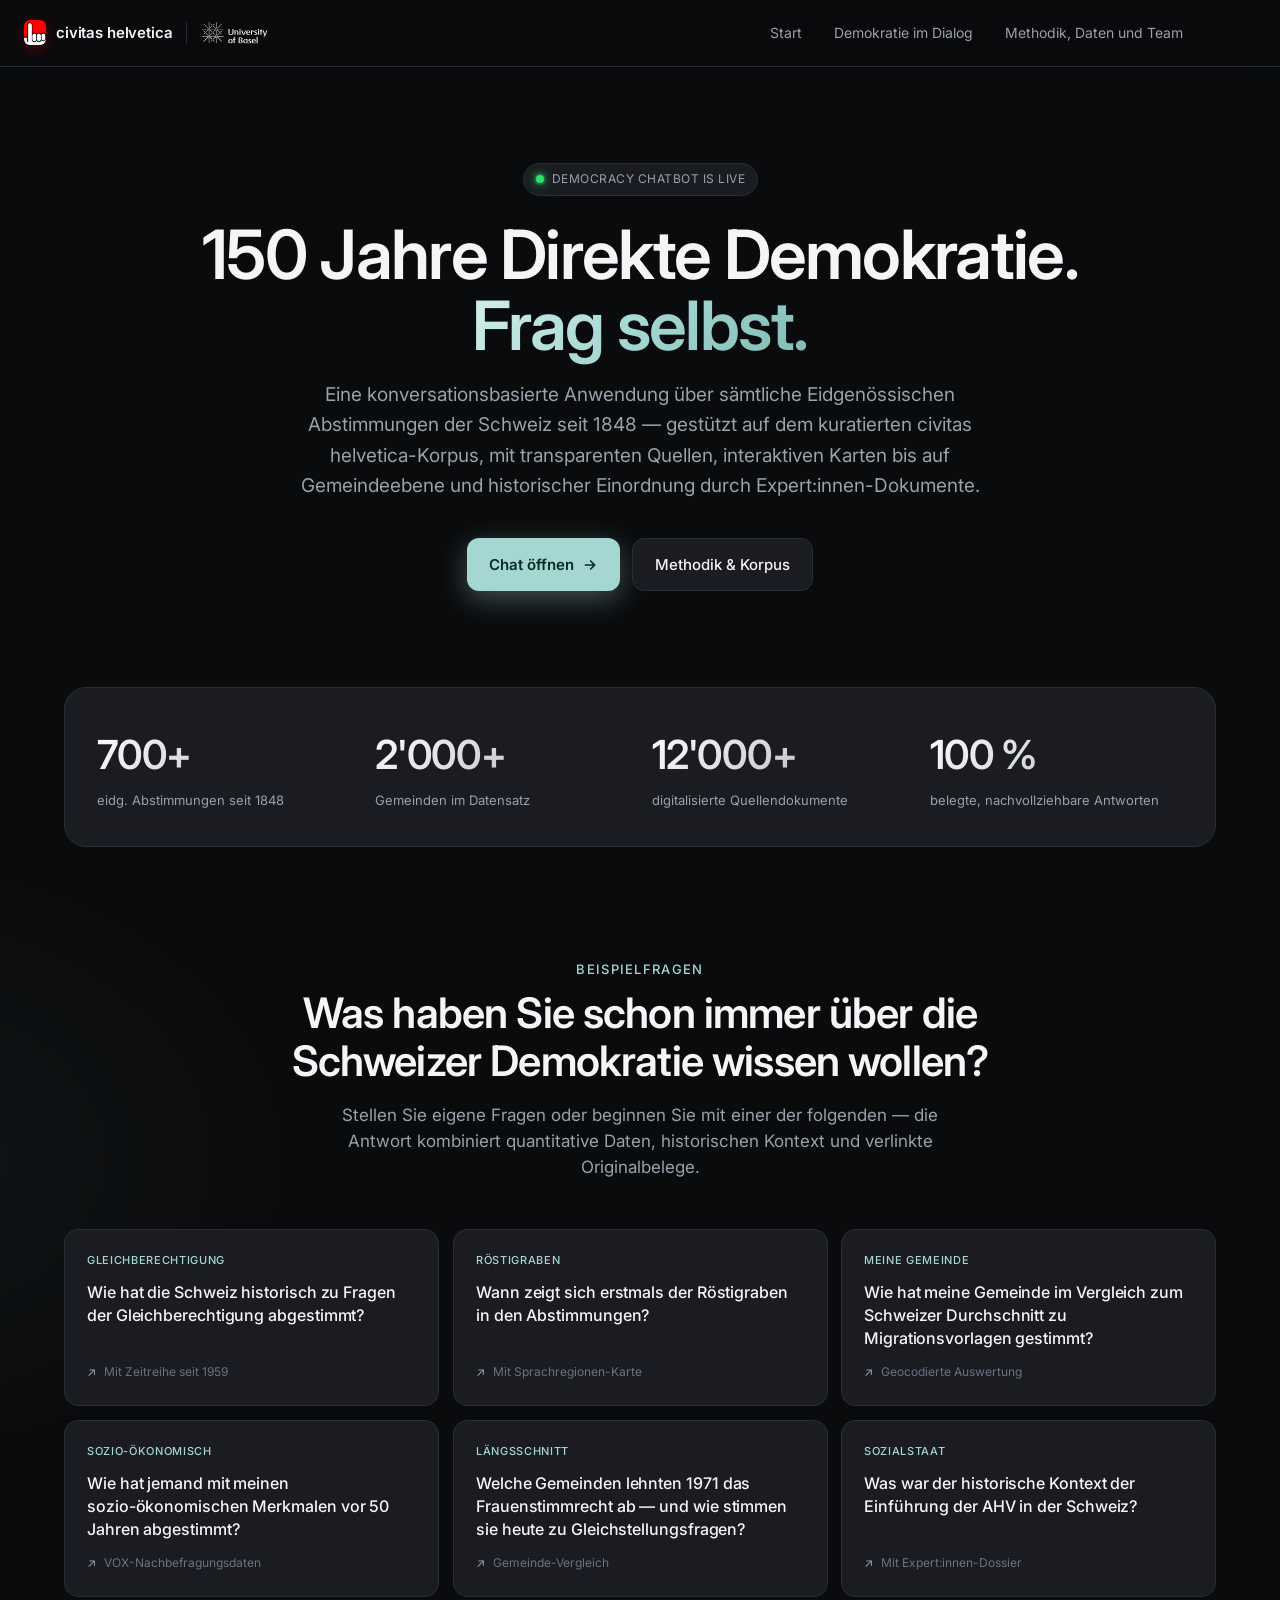
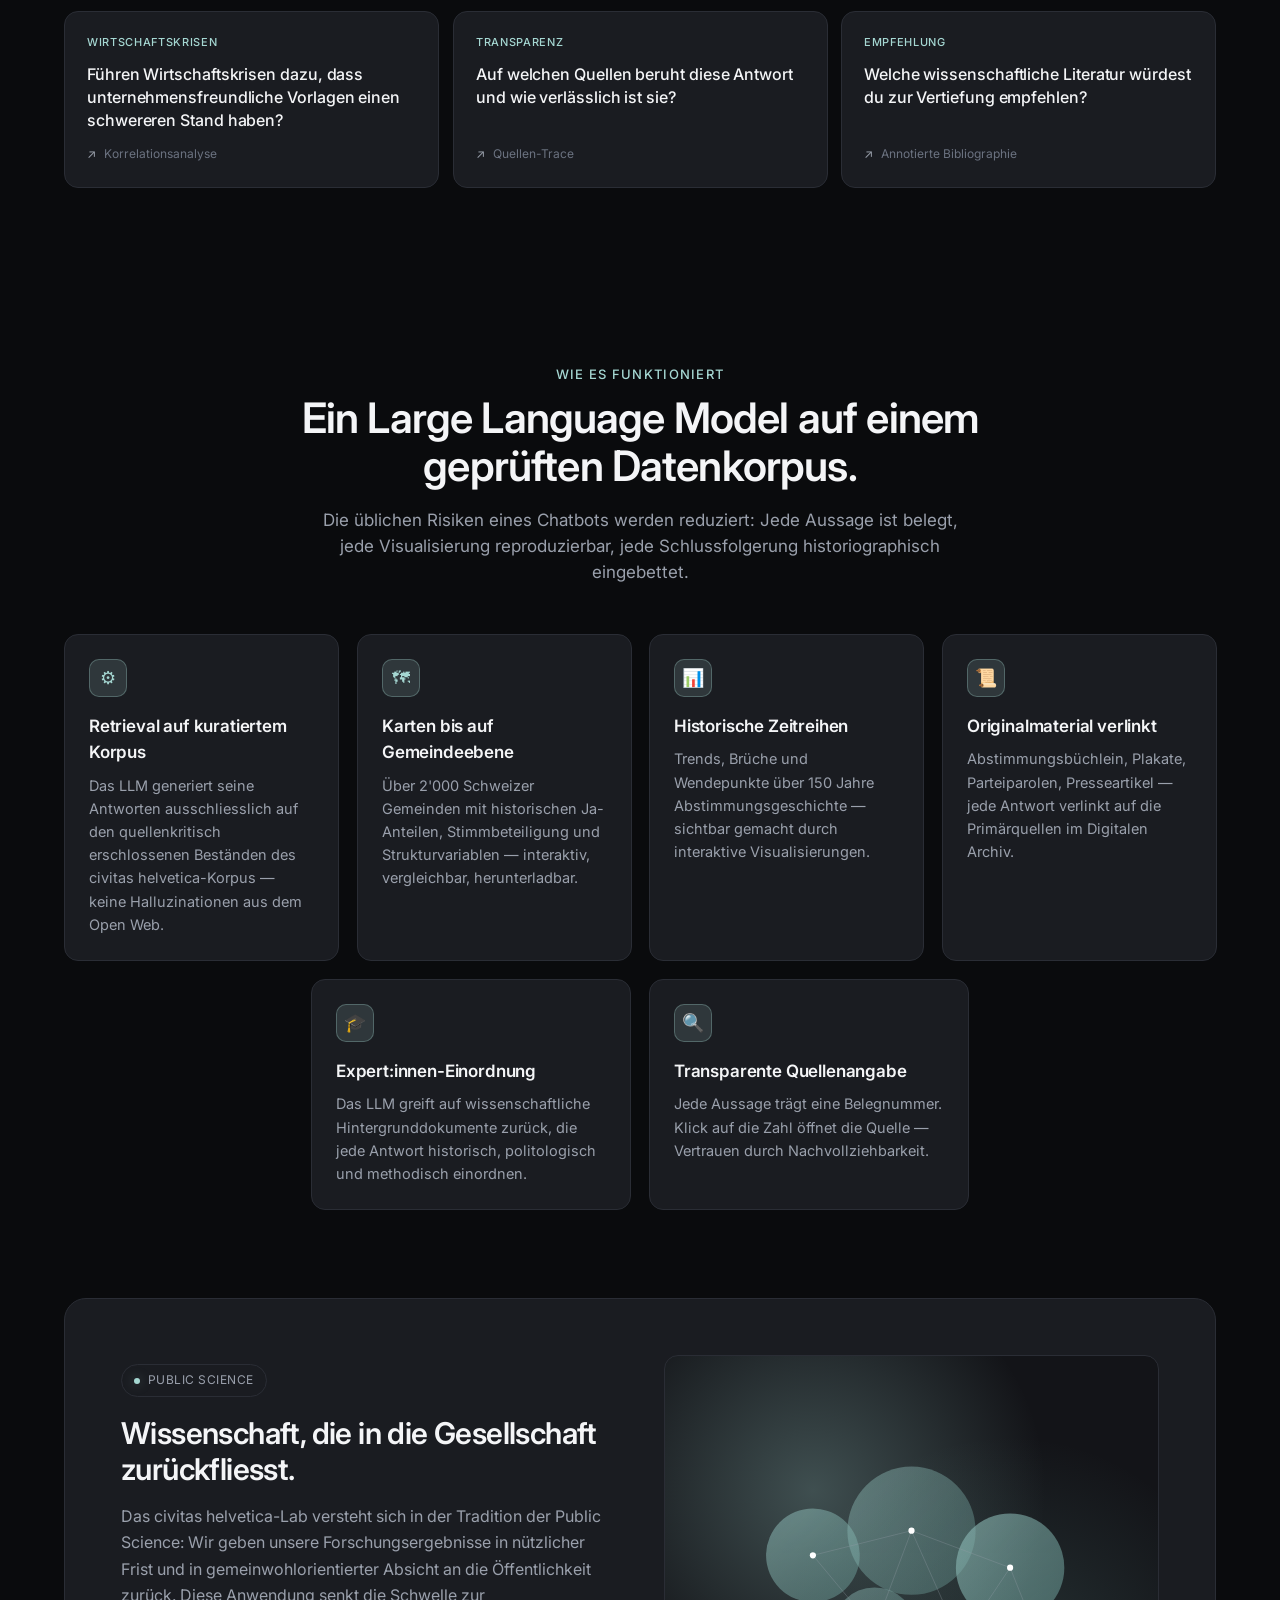
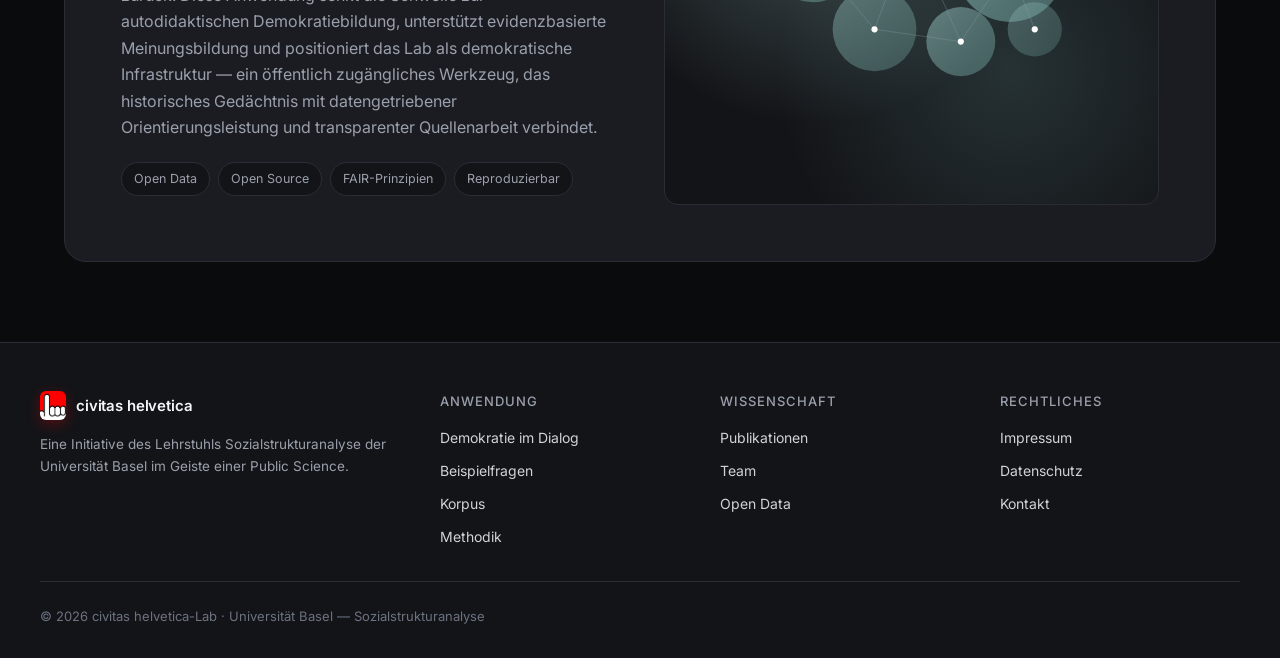
<file: index.html>
<!DOCTYPE html>
<html lang="de-CH">
<head>
<meta charset="UTF-8" />
<meta name="viewport" content="width=device-width, initial-scale=1.0" />
<title>civitas helvetica — 150 Jahre Schweizer Direktdemokratie, im Dialog</title>
<meta name="description" content="Konversationsbasierte Web-Anwendung des civitas helvetica Lab. Frag selbst, was die Schweiz seit 1848 entschieden hat — auf der Basis eines kuratierten, quellenkritisch erschlossenen Korpus." />
<link rel="preconnect" href="https://fonts.googleapis.com" />
<link rel="preconnect" href="https://fonts.gstatic.com" crossorigin />
<link href="https://fonts.googleapis.com/css2?family=Inter:wght@400;500;600;700&family=JetBrains+Mono:wght@400;500;600&display=swap" rel="stylesheet" />
<link rel="stylesheet" href="styles.css" />
</head>
<body>

<!-- ============================ NAV ============================ -->
<nav class="nav">
  <div class="nav-inner">
    <div class="brand-group">
      <a href="index.html" class="brand">
        <div class="brand-mark" aria-label="civitas helvetica">
          <img src="vox-logo.png" alt="" aria-hidden="true" />
        </div>
        civitas helvetica
      </a>
      <span class="brand-divider"></span>
      <a class="brand-unibas" href="https://soziologie.philhist.unibas.ch/de/personen/oliver-nachtwey/" target="_blank" rel="noopener" aria-label="Universität Basel">
        <img src="unibas-logo.svg" alt="Universität Basel" />
    </div>
    <div class="nav-links">
      <a href="index.html">Start</a>
      <a href="chat.html">Demokratie im Dialog</a>
      <a href="methodik.html">Methodik, Daten und Team</a>
</nav>

<!-- ============================ HERO ============================ -->
<header class="hero reveal-stagger">
  <span class="eyebrow"><span class="dot dot-live"></span>Democracy Chatbot is live</span>
  <h1>150 Jahre Direkte&nbsp;Demokratie.<br /><span class="accent">Frag selbst.</span></h1>
  <p class="lede">
    Eine konversationsbasierte Anwendung über sämtliche Eidgenössischen Abstimmungen der Schweiz
    seit 1848 — gestützt auf dem kuratierten civitas helvetica-Korpus, mit transparenten Quellen,
    interaktiven Karten bis auf Gemeindeebene und historischer Einordnung durch Expert:innen-Dokumente.
  </p>
  <div class="hero-ctas">
    <a class="btn-primary" href="chat.html" data-chat-trigger>
      Chat öffnen
      <svg width="16" height="16" viewBox="0 0 24 24" fill="none" stroke="currentColor" stroke-width="2.5" stroke-linecap="round" stroke-linejoin="round"><path d="M5 12h14M13 6l6 6-6 6"/></svg>
    </a>
    <a class="btn-ghost" href="methodik.html">Methodik &amp; Korpus</a>
  </div>

  <!-- Subtler Scroll-Hinweis am unteren Hero-Rand. Sitzt NICHT in der
       reveal-stagger-Kaskade, damit er von Anfang an zentriert bleibt. -->
  <div class="scroll-hint" id="scrollHint" aria-hidden="true">
    <span class="scroll-hint-label">scrollen</span>
    <svg class="scroll-hint-icon" width="18" height="22" viewBox="0 0 24 24" fill="none" stroke="currentColor" stroke-width="1.6" stroke-linecap="round" stroke-linejoin="round">
      <path d="M7 13l5 5 5-5"/>
      <path d="M7 6l5 5 5-5" opacity="0.45"/>
    </svg>
  </div>

</header>

<!-- ============================ STATS ============================ -->
<section class="container">
  <div class="stats reveal-stagger">
    <div class="stat"><div class="num">700+</div><div class="label">eidg. Abstimmungen seit 1848</div></div>
    <div class="stat"><div class="num">2'000+</div><div class="label">Gemeinden im Datensatz</div></div>
    <div class="stat"><div class="num">12'000+</div><div class="label">digitalisierte Quellendokumente</div></div>
    <div class="stat"><div class="num">100 %</div><div class="label">belegte, nachvollziehbare Antworten</div></div>
  </div>
</section>

<!-- ============================ QUESTIONS ============================ -->
<section class="section" id="fragen">
  <div class="section-title section-title-centered reveal">
    <span class="kicker">Beispielfragen</span>
    <h2>Was haben Sie schon immer über die Schweizer Demokratie wissen wollen?</h2>
    <p>Stellen Sie eigene Fragen oder beginnen Sie mit einer der folgenden — die Antwort kombiniert quantitative Daten, historischen Kontext und verlinkte Originalbelege.</p>
  </div>

  <div class="cards reveal-stagger" id="questionCards">
    <div class="card-q">
      <span class="q-tag">Gleichberechtigung</span>
      <div class="q-text">Wie hat die Schweiz historisch zu Fragen der Gleichberechtigung abgestimmt?</div>
      <div class="q-meta">Mit Zeitreihe seit 1959</div>
    </div>
    <div class="card-q">
      <span class="q-tag">Röstigraben</span>
      <div class="q-text">Wann zeigt sich erstmals der Röstigraben in den Abstimmungen?</div>
      <div class="q-meta">Mit Sprachregionen-Karte</div>
    </div>
    <div class="card-q">
      <span class="q-tag">Meine Gemeinde</span>
      <div class="q-text">Wie hat meine Gemeinde im Vergleich zum Schweizer Durchschnitt zu Migrationsvorlagen gestimmt?</div>
      <div class="q-meta">Geocodierte Auswertung</div>
    </div>
    <div class="card-q">
      <span class="q-tag">Sozio-ökonomisch</span>
      <div class="q-text">Wie hat jemand mit meinen sozio-ökonomischen Merkmalen vor 50 Jahren abgestimmt?</div>
      <div class="q-meta">VOX-Nachbefragungsdaten</div>
    </div>
    <div class="card-q">
      <span class="q-tag">Längsschnitt</span>
      <div class="q-text">Welche Gemeinden lehnten 1971 das Frauenstimmrecht ab — und wie stimmen sie heute zu Gleichstellungsfragen?</div>
      <div class="q-meta">Gemeinde-Vergleich</div>
    </div>
    <div class="card-q">
      <span class="q-tag">Sozialstaat</span>
      <div class="q-text">Was war der historische Kontext der Einführung der AHV in der Schweiz?</div>
      <div class="q-meta">Mit Expert:innen-Dossier</div>
    </div>
    <div class="card-q">
      <span class="q-tag">Wirtschaftskrisen</span>
      <div class="q-text">Führen Wirtschaftskrisen dazu, dass unternehmensfreundliche Vorlagen einen schwereren Stand haben?</div>
      <div class="q-meta">Korrelationsanalyse</div>
    </div>
    <div class="card-q">
      <span class="q-tag">Transparenz</span>
      <div class="q-text">Auf welchen Quellen beruht diese Antwort und wie verlässlich ist sie?</div>
      <div class="q-meta">Quellen-Trace</div>
    </div>
    <div class="card-q">
      <span class="q-tag">Empfehlung</span>
      <div class="q-text">Welche wissenschaftliche Literatur würdest du zur Vertiefung empfehlen?</div>
      <div class="q-meta">Annotierte Bibliographie</div>
    </div>
  </div>
</section>

<!-- ============================ HOW IT WORKS ============================ -->
<section class="section" id="funktion">
  <div class="section-title section-title-centered reveal">
    <span class="kicker">Wie es funktioniert</span>
    <h2>Ein Large Language Model auf einem geprüften Datenkorpus.</h2>
    <p>Die üblichen Risiken eines Chatbots werden reduziert: Jede Aussage ist belegt, jede Visualisierung reproduzierbar, jede Schlussfolgerung historiographisch eingebettet.</p>
  </div>

  <div class="features reveal-stagger">
    <div class="feature">
      <div class="icon">⚙</div>
      <h3>Retrieval auf kuratiertem Korpus</h3>
      <p>Das LLM generiert seine Antworten ausschliesslich auf den quellenkritisch erschlossenen Beständen des civitas helvetica-Korpus — keine Halluzinationen aus dem Open Web.</p>
    </div>
    <div class="feature">
      <div class="icon">🗺</div>
      <h3>Karten bis auf Gemeindeebene</h3>
      <p>Über 2'000 Schweizer Gemeinden mit historischen Ja-Anteilen, Stimmbeteiligung und Strukturvariablen — interaktiv, vergleichbar, herunterladbar.</p>
    </div>
    <div class="feature">
      <div class="icon">📊</div>
      <h3>Historische Zeitreihen</h3>
      <p>Trends, Brüche und Wendepunkte über 150 Jahre Abstimmungsgeschichte — sichtbar gemacht durch interaktive Visualisierungen.</p>
    </div>
    <div class="feature">
      <div class="icon">📜</div>
      <h3>Originalmaterial verlinkt</h3>
      <p>Abstimmungsbüchlein, Plakate, Parteiparolen, Presseartikel — jede Antwort verlinkt auf die Primärquellen im Digitalen Archiv.</p>
    </div>
    <div class="feature">
      <div class="icon">🎓</div>
      <h3>Expert:innen-Einordnung</h3>
      <p>Das LLM greift auf wissenschaftliche Hintergrunddokumente zurück, die jede Antwort historisch, politologisch und methodisch einordnen.</p>
    </div>
    <div class="feature">
      <div class="icon">🔍</div>
      <h3>Transparente Quellenangabe</h3>
      <p>Jede Aussage trägt eine Belegnummer. Klick auf die Zahl öffnet die Quelle — Vertrauen durch Nachvollziehbarkeit.</p>
    </div>
  </div>
</section

<!-- ============================ MISSION ============================ -->
<section class="container" id="mission">
  <div class="mission reveal-blur">
    <div>
      <span class="eyebrow"><span class="dot"></span>Public Science</span>
      <h2 style="margin-top:18px;">Wissenschaft, die in die Gesellschaft zurückfliesst.</h2>
      <p>
        Das civitas helvetica-Lab versteht sich in der Tradition der Public Science:
        Wir geben unsere Forschungsergebnisse in nützlicher Frist und in gemeinwohlorientierter Absicht
        an die Öffentlichkeit zurück. Diese Anwendung senkt die Schwelle zur autodidaktischen Demokratiebildung,
        unterstützt evidenzbasierte Meinungsbildung und positioniert das Lab als demokratische Infrastruktur —
        ein öffentlich zugängliches Werkzeug, das historisches Gedächtnis mit datengetriebener
        Orientierungsleistung und transparenter Quellenarbeit verbindet.
      </p>
      <div class="pill-row">
        <span class="pill">Open Data</span>
        <span class="pill">Open Source</span>
        <span class="pill">FAIR-Prinzipien</span>
        <span class="pill">Reproduzierbar</span>
      </div>
    </div>
    <div class="mission-visual">
      <!-- Stylised abstract Switzerland -->
      <svg viewBox="0 0 400 360" xmlns="http://www.w3.org/2000/svg" style="position:absolute;inset:0;width:100%;height:100%;">
        <defs>
          <linearGradient id="g1" x1="0" y1="0" x2="1" y2="1">
            <stop offset="0" stop-color="#a5d7d2" stop-opacity="0.9"/>
            <stop offset="1" stop-color="#7dbab3" stop-opacity="0.7"/>
          </linearGradient>
        </defs>
        <g opacity="0.85">
          <!-- abstract canton dots -->
          <circle cx="120" cy="160" r="38" fill="url(#g1)" opacity="0.6"/>
          <circle cx="200" cy="140" r="52" fill="url(#g1)" opacity="0.5"/>
          <circle cx="280" cy="170" r="44" fill="url(#g1)" opacity="0.7"/>
          <circle cx="170" cy="220" r="34" fill="url(#g1)" opacity="0.5"/>
          <circle cx="240" cy="230" r="28" fill="url(#g1)" opacity="0.6"/>
          <circle cx="300" cy="220" r="22" fill="url(#g1)" opacity="0.4"/>
        </g>
        <!-- connecting lines -->
        <g stroke="#9aa0ac" stroke-width="0.6" opacity="0.4" fill="none">
          <line x1="120" y1="160" x2="200" y2="140"/>
          <line x1="200" y1="140" x2="280" y2="170"/>
          <line x1="280" y1="170" x2="240" y2="230"/>
          <line x1="240" y1="230" x2="170" y2="220"/>
          <line x1="170" y1="220" x2="120" y2="160"/>
          <line x1="200" y1="140" x2="170" y2="220"/>
          <line x1="200" y1="140" x2="240" y2="230"/>
          <line x1="280" y1="170" x2="300" y2="220"/>
        </g>
        <!-- data points -->
        <g fill="white">
          <circle cx="120" cy="160" r="2.5"/>
          <circle cx="200" cy="140" r="2.5"/>
          <circle cx="280" cy="170" r="2.5"/>
          <circle cx="170" cy="220" r="2.5"/>
          <circle cx="240" cy="230" r="2.5"/>
          <circle cx="300" cy="220" r="2.5"/>
        </g>
      </svg>
    </div>
  </div>
</section>

<!-- ============================ CHAT MODAL ============================ -->
<div class="chat-modal-overlay" id="chatModalOverlay" aria-hidden="true">
  <div class="chat-modal" role="dialog" aria-label="Chat öffnet">
    <div class="chat-modal-title">
      <div class="brand-mark-sm" aria-hidden="true">
        <img src="vox-logo.png" alt="" />
      </div>
      <span>civitas helvetica wird gestartet…</span>
    </div>
    <div class="chat-modal-composer">
      <div class="chat-modal-input" id="chatModalInput"></div>
      <button class="chat-modal-send" id="chatModalSend" aria-label="Senden">
        <svg width="16" height="16" viewBox="0 0 24 24" fill="none" stroke="currentColor" stroke-width="2.5" stroke-linecap="round" stroke-linejoin="round"><path d="M12 19V5M5 12l7-7 7 7"/></svg>
      </button>
    </div>
    <div class="chat-modal-hint" id="chatModalHint">Sie können auch eigene Fragen stellen — der Chat öffnet sich gleich.</div>
  </div>
</div>

<!-- ============================ FOOTER ============================ -->
<footer class="footer">
  <div class="footer-inner">
    <div>
      <a href="index.html" class="brand" style="margin-bottom: 14px;">
        <div class="brand-mark" aria-label="civitas helvetica">
          <img src="vox-logo.png" alt="" aria-hidden="true" />
        </div>
        civitas helvetica
      </a>
      <p style="color: var(--text-muted); font-size: 13.5px; max-width: 360px; margin-top: 8px; line-height: 1.6;">
        Eine Initiative des Lehrstuhls Sozialstrukturanalyse der Universität Basel im Geiste einer Public Science.
      </p>
    </div>
    <div>
      <h4>Anwendung</h4>
      <ul>
        <li><a href="chat.html">Demokratie im Dialog</a></li>
        <li><a href="index.html#fragen">Beispielfragen</a></li>
        <li><a href="methodik.html#korpus">Korpus</a></li>
        <li><a href="methodik.html">Methodik</a></li>
      </ul>
    </div>
    <div>
      <h4>Wissenschaft</h4>
      <ul>
        <li><a href="methodik.html#publikationen">Publikationen</a></li>
        <li><a href="methodik.html#team">Team</a></li>
        <li><a href="#">Open Data</a></li>
      </ul>
    </div>
    <div>
      <h4>Rechtliches</h4>
      <ul>
        <li><a href="#">Impressum</a></li>
        <li><a href="#">Datenschutz</a></li>
        <li><a href="#">Kontakt</a></li>
      </ul>
    </div>
  </div>
  <div class="footer-bottom">
    <span>© 2026 civitas helvetica-Lab · Universität Basel — Sozialstrukturanalyse</span>
  </div>
</footer>

<script>
  // ---------- Mouse-follow glow on cards ----------
document.querySelectorAll('.card-q').forEach(card => {
  card.addEventListener('mousemove', e => {
    const rect = card.getBoundingClientRect();
    card.style.setProperty('--mx', `${e.clientX - rect.left}px`);
  });
  // click-Listener wurde entfernt
});

  // ---------- Chat-opening modal with typing animation ----------
  const overlay   = document.getElementById('chatModalOverlay');
  const inputEl   = document.getElementById('chatModalInput');
  const sendEl    = document.getElementById('chatModalSend');
  const hintEl    = document.getElementById('chatModalHint');
  const QUESTION  = "Wann zeigt sich erstmals der Röstigraben in den Abstimmungen?";
  let modalOpen   = false;

  function openChatModal() {
    if (modalOpen) return;
    modalOpen = true;
    overlay.classList.add('active');
    overlay.setAttribute('aria-hidden', 'false');
    inputEl.textContent = '';
    inputEl.classList.remove('sent');
    sendEl.classList.remove('pulse');
    hintEl.textContent = 'Sie können auch eigene Fragen stellen — der Chat öffnet sich gleich.';
    setTimeout(() => typeQuestion(0), 480);
  }

  function typeQuestion(i) {
    if (i <= QUESTION.length) {
      inputEl.textContent = QUESTION.slice(0, i);
      // jittered delay simulates real typing
      const ch = QUESTION[i - 1] || '';
      let delay = 28 + Math.random() * 42;
      if (ch === ' ') delay += 30;            // pause at word boundary
      if (',.?'.includes(ch)) delay += 110;   // punctuation pause
      setTimeout(() => typeQuestion(i + 1), delay);
    } else {
      // typing done -> show sending state
      setTimeout(() => {
        inputEl.classList.add('sent');
        sendEl.classList.add('pulse');
        hintEl.textContent = 'Frage wird gesendet…';
        setTimeout(() => {
          window.location.href = 'chat.html?q=' + encodeURIComponent(QUESTION);
        }, 720);
      }, 360);
    }
  }

  document.querySelectorAll('[data-chat-trigger]').forEach(btn => {
    btn.addEventListener('click', e => {
      e.preventDefault();
      openChatModal();
    });
  });

  // ESC closes the modal (only useful before redirect)
  document.addEventListener('keydown', e => {
    if (e.key === 'Escape' && modalOpen) {
      overlay.classList.remove('active');
      overlay.setAttribute('aria-hidden', 'true');
      modalOpen = false;
    }
  });

  // ---------- Scroll-Reveal (modern, sticky on scroll-back) ----------
  (function () {
    const revealEls = document.querySelectorAll('.reveal, .reveal-blur, .reveal-stagger');
    if (!('IntersectionObserver' in window)) {
      revealEls.forEach(el => el.classList.add('is-revealed'));
      return;
    }
    const io = new IntersectionObserver((entries) => {
      entries.forEach(entry => {
        if (entry.isIntersecting) {
          entry.target.classList.add('is-revealed');
          io.unobserve(entry.target); // stays revealed on scroll-back
        }
      });
    }, { threshold: 0.12, rootMargin: '0px 0px -40px 0px' });
    revealEls.forEach(el => io.observe(el));
  })();

  // ---------- Scroll-Hint: ausblenden sobald gescrollt wird ----------
  (function () {
    const hint = document.getElementById('scrollHint');
    if (!hint) return;
    function onScroll() {
      if (window.scrollY > 40) {
        hint.classList.add('is-hidden');
        window.removeEventListener('scroll', onScroll);
      }
    }
    window.addEventListener('scroll', onScroll, { passive: true });
  })();
</script>
</body>
</html>
</file>
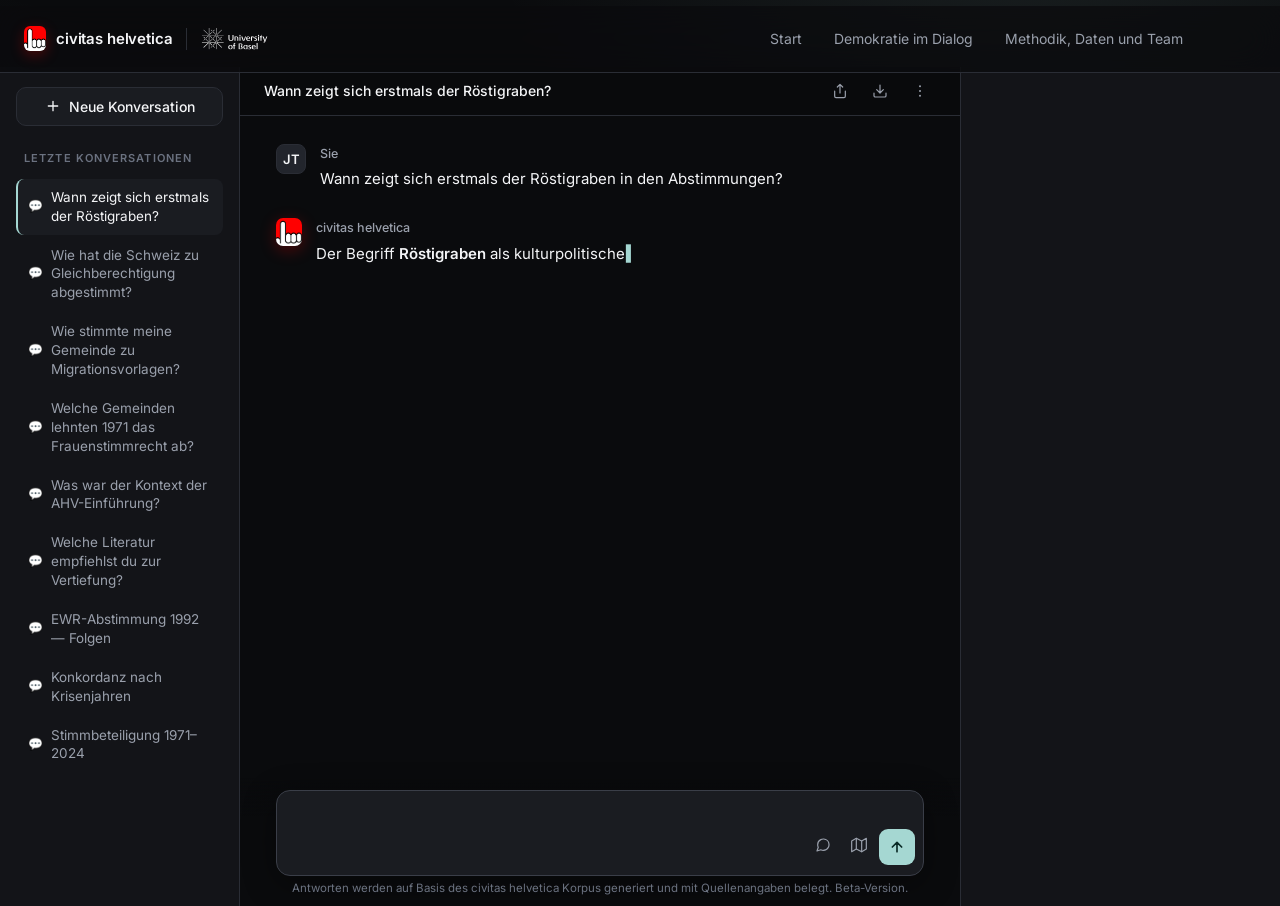
<file: chat.html>
<!DOCTYPE html>
<html lang="de-CH">
<head>
<meta charset="UTF-8" />
<meta name="viewport" content="width=device-width, initial-scale=1.0" />
<title>Chat · civitas helvetica</title>
<link rel="preconnect" href="https://fonts.googleapis.com" />
<link rel="preconnect" href="https://fonts.gstatic.com" crossorigin />
<link href="https://fonts.googleapis.com/css2?family=Inter:wght@400;500;600;700&family=JetBrains+Mono:wght@400;500;600&display=swap" rel="stylesheet" />
<link rel="stylesheet" href="styles.css" />
</head>
<body>

<!-- ============================ NAV ============================ -->
<nav class="nav">
  <div class="nav-inner">
    <div class="brand-group">
      <a href="index.html" class="brand">
        <div class="brand-mark" aria-label="civitas helvetica">
          <img src="vox-logo.png" alt="" aria-hidden="true" />
        </div>
        civitas helvetica
      </a>
      <span class="brand-divider"></span>
      <a class="brand-unibas" href="https://soziologie.philhist.unibas.ch/de/personen/oliver-nachtwey/" target="_blank" rel="noopener" aria-label="Universität Basel">
        <img src="unibas-logo.svg" alt="Universität Basel" />
    </div>
    <div class="nav-links">
      <a href="index.html">Start</a>
      <a href="chat.html">Demokratie im Dialog</a>
      <a href="methodik.html">Methodik, Daten und Team</a>
</nav>

<!-- ============================ CHAT APP ============================ -->
<div class="chat-app">

  <!-- ============= LEFT: HISTORY ============= -->
  <aside class="chat-sidebar">
    <button class="new-chat-btn">
      <svg width="16" height="16" viewBox="0 0 24 24" fill="none" stroke="currentColor" stroke-width="2" stroke-linecap="round" stroke-linejoin="round"><path d="M12 5v14M5 12h14"/></svg>
      Neue Konversation
    </button>

    <div class="sidebar-section">
      <h4>Letzte Konversationen</h4>
      <div class="sidebar-item active"><span class="ico">💬</span>Wann zeigt sich erstmals der Röstigraben?</div>
      <div class="sidebar-item"><span class="ico">💬</span>Wie hat die Schweiz zu Gleichberechtigung abgestimmt?</div>
      <div class="sidebar-item"><span class="ico">💬</span>Wie stimmte meine Gemeinde zu Migrationsvorlagen?</div>
      <div class="sidebar-item"><span class="ico">💬</span>Welche Gemeinden lehnten 1971 das Frauenstimmrecht ab?</div>
      <div class="sidebar-item"><span class="ico">💬</span>Was war der Kontext der AHV-Einführung?</div>
      <div class="sidebar-item"><span class="ico">💬</span>Welche Literatur empfiehlst du zur Vertiefung?</div>
      <div class="sidebar-item"><span class="ico">💬</span>EWR-Abstimmung 1992 — Folgen</div>
      <div class="sidebar-item"><span class="ico">💬</span>Konkordanz nach Krisenjahren</div>
      <div class="sidebar-item"><span class="ico">💬</span>Stimmbeteiligung 1971–2024</div>
    </div>
  </aside>

  <!-- ============= MAIN: CHAT STREAM ============= -->
  <main class="chat-main">
    <div class="chat-header">
      <div>
        <div class="title">Wann zeigt sich erstmals der Röstigraben?</div>
      </div>
      <div class="actions">
        <button class="icon-btn" title="Teilen">
          <svg width="16" height="16" viewBox="0 0 24 24" fill="none" stroke="currentColor" stroke-width="1.8" stroke-linecap="round" stroke-linejoin="round"><path d="M4 12v8a2 2 0 0 0 2 2h12a2 2 0 0 0 2-2v-8M16 6l-4-4-4 4M12 2v13"/></svg>
        </button>
        <button class="icon-btn" title="Export">
          <svg width="16" height="16" viewBox="0 0 24 24" fill="none" stroke="currentColor" stroke-width="1.8" stroke-linecap="round" stroke-linejoin="round"><path d="M21 15v4a2 2 0 0 1-2 2H5a2 2 0 0 1-2-2v-4M7 10l5 5 5-5M12 15V3"/></svg>
        </button>
        <button class="icon-btn" title="Mehr">
          <svg width="16" height="16" viewBox="0 0 24 24" fill="currentColor"><circle cx="12" cy="5" r="1.5"/><circle cx="12" cy="12" r="1.5"/><circle cx="12" cy="19" r="1.5"/></svg>
        </button>
      </div>
    </div>

    <div class="chat-stream">
      <div class="chat-stream-inner" id="chatStream"><!-- populated by runFirstAnswer() --></div>
    </div>

    <!-- COMPOSER -->
    <div class="composer-wrap">
      <div class="composer">
        <textarea rows="1" readonly placeholder=""></textarea>
        <div class="composer-actions">
          <button class="icon-btn" title="Anhang">
            <svg width="16" height="16" viewBox="0 0 24 24" fill="none" stroke="currentColor" stroke-width="1.8" stroke-linecap="round" stroke-linejoin="round"><path d="M21 11.5a8.38 8.38 0 0 1-.9 3.8 8.5 8.5 0 0 1-7.6 4.7 8.38 8.38 0 0 1-3.8-.9L3 21l1.9-5.7a8.38 8.38 0 0 1-.9-3.8 8.5 8.5 0 0 1 4.7-7.6 8.38 8.38 0 0 1 3.8-.9h.5a8.48 8.48 0 0 1 8 8v.5z"/></svg>
          </button>
          <button class="icon-btn" title="Karte einbinden">
            <svg width="16" height="16" viewBox="0 0 24 24" fill="none" stroke="currentColor" stroke-width="1.8" stroke-linecap="round" stroke-linejoin="round"><polygon points="1 6 1 22 8 18 16 22 23 18 23 2 16 6 8 2 1 6"/><line x1="8" y1="2" x2="8" y2="18"/><line x1="16" y1="6" x2="16" y2="22"/></svg>
          </button>
          <button class="send-btn" title="Senden">
            <svg width="16" height="16" viewBox="0 0 24 24" fill="none" stroke="currentColor" stroke-width="2.5" stroke-linecap="round" stroke-linejoin="round"><path d="M12 19V5M5 12l7-7 7 7"/></svg>
          </button>
        </div>
      </div>
      <div class="composer-hint">
        Antworten werden auf Basis des civitas helvetica Korpus generiert und mit Quellenangaben belegt. Beta-Version.
      </div>
    </div>
  </main>

  <!-- ============= RIGHT: CONTEXT PANEL ============= -->
  <aside class="chat-context">

    <!-- Schweiz-Karte: inline Choropleth (offline-fähig, Geometrie generalisiert) -->
    <div class="ctx-card collapsed" id="mapCard">
      <h5>Kantonskarte: EWR 1992 <span class="ctx-tag">choropleth</span></h5>
      <div class="swiss-map-wrap" id="swissMap">
        <svg viewBox="0 0 1000 620" preserveAspectRatio="xMidYMid meet" xmlns="http://www.w3.org/2000/svg" aria-label="Schweizer Gemeindekarte EWR 1992">
  <defs><filter id="softShadow" x="-10%" y="-10%" width="120%" height="120%"><feGaussianBlur in="SourceAlpha" stdDeviation="2"/><feOffset dx="0" dy="2" result="off"/><feComponentTransfer><feFuncA type="linear" slope="0.30"/></feComponentTransfer><feMerge><feMergeNode/><feMergeNode in="SourceGraphic"/></feMerge></filter></defs>
  <path class="country-outline" d="M791,230L797,233L799,230L807,229L815,235L829,236L840,243L845,240L849,240L847,244L852,250L848,258L849,267L862,273L871,272L874,276L880,276L887,284L887,288L895,288L899,294L902,292L912,291L917,286L925,286L924,277L926,266L938,269L942,267L940,260L944,258L948,247L953,246L956,243L959,244L965,251L964,255L979,262L978,269L974,278L975,293L973,295L972,303L966,308L971,313L971,319L962,325L966,330L966,333L959,341L964,355L973,353L983,361L980,383L977,384L976,387L968,381L964,384L954,380L951,385L948,382L942,383L940,376L936,374L933,376L931,374L930,370L934,364L929,357L924,363L919,360L906,367L900,365L900,374L896,377L897,380L889,387L891,393L889,397L889,406L892,411L889,416L898,424L908,420L911,421L913,426L915,425L916,434L908,437L909,442L904,445L904,451L907,457L915,463L920,473L914,482L903,483L898,487L892,483L895,477L894,472L881,467L882,458L877,455L881,446L874,442L872,438L867,439L865,442L861,438L853,444L846,444L834,453L825,448L822,451L823,454L821,456L823,460L821,466L815,466L813,463L805,468L801,468L799,466L792,466L788,463L786,464L783,462L774,445L766,442L768,438L764,428L766,413L766,410L763,408L765,408L766,401L759,404L755,414L746,407L746,403L744,401L727,406L726,410L726,417L720,421L720,425L727,431L727,445L728,448L731,449L730,456L732,458L728,463L729,467L722,476L722,487L716,488L716,493L712,495L708,507L704,507L695,518L685,523L689,533L686,540L675,544L672,548L676,562L669,566L668,569L673,572L675,582L683,584L687,587L687,591L690,590L685,598L683,599L678,615L670,615L671,611L668,610L665,612L662,609L652,613L653,609L659,601L657,600L652,586L647,581L647,573L642,573L634,564L624,564L628,554L633,551L634,547L633,546L636,546L638,542L638,537L628,530L623,532L618,530L614,523L608,531L596,527L594,523L586,524L586,520L582,517L584,514L578,511L576,505L570,501L569,494L555,490L554,486L550,485L552,480L546,470L554,459L553,453L555,450L553,443L555,440L552,431L554,425L549,419L532,423L524,431L520,431L516,436L522,439L521,446L515,450L511,450L511,456L502,459L500,467L497,469L489,471L484,470L473,481L472,484L478,486L479,490L484,493L490,506L487,513L488,517L486,520L480,522L478,528L462,532L460,541L463,549L458,553L458,559L455,559L453,564L436,564L432,570L429,571L430,574L427,583L429,586L426,589L417,586L412,589L406,583L401,581L398,587L395,587L392,583L393,579L386,576L383,571L367,572L365,568L359,567L357,577L348,575L342,580L342,584L336,584L332,589L327,591L323,595L314,589L310,591L304,587L295,598L294,596L287,598L282,606L278,605L273,600L266,607L262,607L261,601L250,587L248,577L242,572L245,569L243,564L237,561L236,557L230,547L227,546L227,543L224,543L217,550L214,548L215,541L217,540L215,534L219,525L206,522L201,523L197,521L196,512L201,507L199,500L203,491L210,484L212,476L211,473L204,470L202,466L198,464L192,453L200,446L199,442L203,431L173,422L139,421L119,434L99,437L82,450L74,465L80,468L81,472L78,476L84,485L90,480L90,483L93,483L90,492L74,499L67,505L67,510L55,517L48,516L46,514L37,514L34,519L25,516L17,521L26,504L19,500L21,494L25,494L25,492L27,492L34,487L37,489L40,485L42,486L46,485L49,488L54,484L49,473L53,469L53,465L57,456L64,448L62,444L60,445L49,435L42,432L46,424L44,417L62,393L52,383L78,361L87,351L108,338L108,337L111,336L113,331L121,329L126,323L127,319L122,315L121,311L128,299L129,287L122,276L136,262L138,264L157,256L162,257L166,253L170,246L183,239L177,234L180,231L180,229L188,226L188,220L201,214L211,206L213,203L209,202L216,197L217,193L233,180L230,166L242,163L246,158L245,155L252,154L255,152L256,149L253,148L253,143L246,140L237,144L222,144L218,146L218,140L224,136L225,130L230,129L230,121L234,121L237,117L243,115L239,103L243,101L248,99L259,104L270,100L277,104L285,103L280,111L279,118L284,121L291,120L294,125L302,121L312,119L317,121L327,121L338,109L331,107L333,102L342,107L348,104L350,100L347,94L348,96L352,96L354,92L351,90L348,92L347,89L359,81L361,77L365,77L366,73L369,75L369,77L372,77L378,71L384,72L388,70L383,74L387,79L386,80L386,79L384,81L375,82L383,90L387,91L409,83L415,73L419,75L429,74L433,79L433,85L440,87L443,82L456,85L466,80L470,82L475,75L486,71L495,63L497,64L499,68L505,64L512,66L514,72L520,78L532,79L535,76L543,79L555,74L554,72L549,73L547,68L552,64L558,63L559,58L568,61L571,65L569,68L573,69L578,64L576,55L578,52L580,55L577,56L580,56L583,52L578,46L572,49L568,47L564,48L564,51L561,50L562,54L554,54L554,56L550,53L550,57L549,51L544,52L537,48L536,46L539,43L536,38L538,35L546,31L545,25L553,15L557,14L559,16L566,11L568,13L571,12L568,9L569,4L571,7L580,7L580,17L583,19L587,15L585,9L588,6L588,9L593,10L595,20L600,17L605,21L602,23L599,28L605,32L603,39L617,44L618,40L620,39L616,35L612,35L612,31L618,28L617,26L619,25L620,27L619,29L623,31L622,33L633,35L634,38L629,37L629,42L633,46L634,50L638,52L648,50L664,40L680,42L689,46L691,45L697,49L713,47L753,66L769,84L776,84L778,96L786,106L788,104L791,108L799,109L796,115L798,124L802,127L803,131L799,135L792,136L788,142L785,151L773,166L765,194L773,218L772,222L763,230L764,233L777,229L782,234ZM663,572L665,572L666,569L665,565L663,565L661,571ZM601,40L597,32L594,34L590,33L592,38L589,40L590,41L595,38Z" fill="#11151a" stroke="rgba(255,255,255,0.10)" stroke-width="0.6"/>
  <g class="communes">
<path class="commune" data-name="Aarau" data-ktkz="AG" data-yes="38.5" d="M475,129L466,133L466,140L458,140L458,132L467,128Z"/>
<path class="commune" data-name="Biberstein" data-ktkz="AG" data-yes="34.1" d="M473,124L474,127L467,128L466,122Z"/>
<path class="commune" data-name="Buchs (AG)" data-ktkz="AG" data-yes="29.3" d="M477,131L470,133L474,135L470,137L466,135L471,130Z"/>
<path class="commune" data-name="Densbüren" data-ktkz="AG" data-yes="41.9" d="M468,111L471,114L466,121L458,120L459,112Z"/>
<path class="commune" data-name="Erlinsbach (AG)" data-ktkz="AG" data-yes="45.3" d="M460,131L454,133L454,129L444,124L455,122Z"/>
<path class="commune" data-name="Gränichen" data-ktkz="AG" data-yes="25.5" d="M478,140L482,151L470,152L467,149L468,145L476,138Z"/>
<path class="commune" data-name="Hirschthal" data-ktkz="AG" data-yes="32.7" d="M470,155L470,159L461,156Z"/>
<path class="commune" data-name="Küttigen" data-ktkz="AG" data-yes="41.2" d="M466,121L467,128L459,130L455,122L459,120Z"/>
<path class="commune" data-name="Muhen" data-ktkz="AG" data-yes="44.8" d="M467,149L470,155L462,154L462,148Z"/>
<path class="commune" data-name="Oberentfelden" data-ktkz="AG" data-yes="45.3" d="M465,143L467,149L455,147L457,142Z"/>
<path class="commune" data-name="Suhr" data-ktkz="AG" data-yes="48.6" d="M476,134L476,138L467,147L464,142L466,140L465,136L470,137L474,135L470,133L477,131Z"/>
<path class="commune" data-name="Unterentfelden" data-ktkz="AG" data-yes="40.6" d="M464,140L465,143L457,142L460,138Z"/>
<path class="commune" data-name="Baden" data-ktkz="AG" data-yes="37.1" d="M510,119L507,120L509,117ZM506,101L510,105L518,106L516,117L511,116L508,106L504,103Z"/>
<path class="commune" data-name="Bellikon" data-ktkz="AG" data-yes="35.6" d="M527,129L529,136L526,138L522,131Z"/>
<path class="commune" data-name="Bergdietikon" data-ktkz="AG" data-yes="38.8" d="M528,130L535,132L536,139L529,137Z"/>
<path class="commune" data-name="Birmenstorf (AG)" data-ktkz="AG" data-yes="34.2" d="M508,110L511,116L505,121L506,116L499,112L501,109Z"/>
<path class="commune" data-name="Ennetbaden" data-ktkz="AG" data-yes="35.6" d="M520,104L523,106L517,108L517,104Z"/>
<path class="commune" data-name="Fislisbach" data-ktkz="AG" data-yes="46.1" d="M513,117L518,118L513,123L508,120Z"/>
<path class="commune" data-name="Freienwil" data-ktkz="AG" data-yes="47.0" d="M522,97L520,104L513,97Z"/>
<path class="commune" data-name="Gebenstorf" data-ktkz="AG" data-yes="39.0" d="M504,102L508,110L499,106L502,104L501,98Z"/>
<path class="commune" data-name="Killwangen" data-ktkz="AG" data-yes="39.5" d="M527,120L523,125L521,122Z"/>
<path class="commune" data-name="Künten" data-ktkz="AG" data-yes="38.8" d="M522,131L525,137L517,138L518,132Z"/>
<path class="commune" data-name="Mägenwil" data-ktkz="AG" data-yes="49.2" d="M502,123L504,129L501,130L497,127Z"/>
<path class="commune" data-name="Mellingen" data-ktkz="AG" data-yes="39.0" d="M507,120L513,125L509,129L505,121Z"/>
<path class="commune" data-name="Neuenhof" data-ktkz="AG" data-yes="31.8" d="M522,117L524,120L521,122L516,113L520,113Z"/>
<path class="commune" data-name="Niederrohrdorf" data-ktkz="AG" data-yes="41.5" d="M518,127L513,128L512,125L516,120Z"/>
<path class="commune" data-name="Oberrohrdorf" data-ktkz="AG" data-yes="33.9" d="M521,122L524,125L518,127L517,118Z"/>
<path class="commune" data-name="Obersiggenthal" data-ktkz="AG" data-yes="41.1" d="M512,96L520,104L508,105L510,96Z"/>
<path class="commune" data-name="Remetschwil" data-ktkz="AG" data-yes="37.2" d="M527,129L520,131L516,127L524,125Z"/>
<path class="commune" data-name="Spreitenbach" data-ktkz="AG" data-yes="39.1" d="M530,121L534,124L529,130L523,125Z"/>
<path class="commune" data-name="Stetten (AG)" data-ktkz="AG" data-yes="40.7" d="M516,127L520,131L517,135L511,127Z"/>
<path class="commune" data-name="Untersiggenthal" data-ktkz="AG" data-yes="38.1" d="M510,96L507,104L503,102L501,94Z"/>
<path class="commune" data-name="Wettingen" data-ktkz="AG" data-yes="47.2" d="M528,110L522,117L517,110L518,108L530,105Z"/>
<path class="commune" data-name="Wohlenschwil" data-ktkz="AG" data-yes="39.8" d="M507,126L507,130L502,123L507,122Z"/>
<path class="commune" data-name="Würenlingen" data-ktkz="AG" data-yes="30.5" d="M507,86L511,95L501,94L500,86Z"/>
<path class="commune" data-name="Würenlos" data-ktkz="AG" data-yes="25.1" d="M529,110L533,115L532,120L522,117Z"/>
<path class="commune" data-name="Ehrendingen" data-ktkz="AG" data-yes="37.6" d="M524,96L527,97L528,106L520,104Z"/>
<path class="commune" data-name="Arni (AG)" data-ktkz="AG" data-yes="35.0" d="M539,152L543,153L542,161L538,156Z"/>
<path class="commune" data-name="Berikon" data-ktkz="AG" data-yes="43.0" d="M529,141L537,141L538,144L531,149Z"/>
<path class="commune" data-name="Bremgarten (AG)" data-ktkz="AG" data-yes="40.8" d="M522,141L526,146L523,149L529,152L524,155L515,143L522,139Z"/>
<path class="commune" data-name="Büttikon" data-ktkz="AG" data-yes="36.6" d="M510,151L512,156L506,154L506,151Z"/>
<path class="commune" data-name="Dottikon" data-ktkz="AG" data-yes="39.4" d="M508,139L502,139L500,133Z"/>
<path class="commune" data-name="Eggenwil" data-ktkz="AG" data-yes="38.5" d="M525,137L525,144L520,140L521,137Z"/>
<path class="commune" data-name="Fischbach-Göslikon" data-ktkz="AG" data-yes="39.2" d="M521,138L521,141L514,143L515,137Z"/>
<path class="commune" data-name="Hägglingen" data-ktkz="AG" data-yes="25.4" d="M507,130L510,139L501,132L504,129Z"/>
<path class="commune" data-name="Jonen" data-ktkz="AG" data-yes="41.5" d="M542,161L536,165L531,161L540,158Z"/>
<path class="commune" data-name="Niederwil (AG)" data-ktkz="AG" data-yes="33.3" d="M515,140L514,142L510,139L514,131L516,134Z"/>
<path class="commune" data-name="Oberlunkhofen" data-ktkz="AG" data-yes="43.5" d="M540,158L532,158L533,155L538,154Z"/>
<path class="commune" data-name="Oberwil-Lieli" data-ktkz="AG" data-yes="63.5" d="M537,147L539,152L531,152L530,149Z"/>
<path class="commune" data-name="Rudolfstetten-Friedlisberg" data-ktkz="AG" data-yes="39.5" d="M536,139L535,143L531,143L529,137Z"/>
<path class="commune" data-name="Sarmenstorf" data-ktkz="AG" data-yes="33.9" d="M506,154L511,163L500,158L501,153Z"/>
<path class="commune" data-name="Tägerig" data-ktkz="AG" data-yes="44.0" d="M514,131L511,135L507,129L511,127Z"/>
<path class="commune" data-name="Uezwil" data-ktkz="AG" data-yes="38.1" d="M512,154L512,161L508,155Z"/>
<path class="commune" data-name="Unterlunkhofen" data-ktkz="AG" data-yes="36.7" d="M538,152L533,159L526,151Z"/>
<path class="commune" data-name="Villmergen" data-ktkz="AG" data-yes="43.9" d="M501,137L507,144L506,154L497,148L502,142Z"/>
<path class="commune" data-name="Widen" data-ktkz="AG" data-yes="38.7" d="M529,137L529,141L526,142L526,138Z"/>
<path class="commune" data-name="Wohlen (AG)" data-ktkz="AG" data-yes="44.3" d="M507,139L510,139L519,148L508,150L505,140Z"/>
<path class="commune" data-name="Zufikon" data-ktkz="AG" data-yes="39.2" d="M525,142L530,146L529,151L523,149L526,146Z"/>
<path class="commune" data-name="Islisberg" data-ktkz="AG" data-yes="43.1" d="M546,153L543,156L547,150Z"/>
<path class="commune" data-name="Auenstein" data-ktkz="AG" data-yes="40.8" d="M486,126L478,128L473,125L478,123Z"/>
<path class="commune" data-name="Birr" data-ktkz="AG" data-yes="33.1" d="M500,118L498,124L491,123L493,119Z"/>
<path class="commune" data-name="Birrhard" data-ktkz="AG" data-yes="29.3" d="M505,121L500,122L500,118L506,116Z"/>
<path class="commune" data-name="Brugg" data-ktkz="AG" data-yes="41.8" d="M486,112L480,109L482,106L493,104L501,98L501,102L488,112L488,118Z"/>
<path class="commune" data-name="Habsburg" data-ktkz="AG" data-yes="41.8" d="M493,115L488,113L494,109Z"/>
<path class="commune" data-name="Hausen (AG)" data-ktkz="AG" data-yes="46.0" d="M498,112L492,113L494,109Z"/>
<path class="commune" data-name="Lupfig" data-ktkz="AG" data-yes="50.2" d="M492,114L499,114L502,118L493,119L491,123L488,115Z"/>
<path class="commune" data-name="Mandach" data-ktkz="AG" data-yes="31.1" d="M495,82L495,86L488,88L489,80Z"/>
<path class="commune" data-name="Mönthal" data-ktkz="AG" data-yes="52.2" d="M484,96L475,95L484,92Z"/>
<path class="commune" data-name="Mülligen" data-ktkz="AG" data-yes="31.4" d="M506,116L499,117L498,112Z"/>
<path class="commune" data-name="Remigen" data-ktkz="AG" data-yes="39.0" d="M496,96L490,99L490,97L485,98L483,94L489,90L487,91Z"/>
<path class="commune" data-name="Riniken" data-ktkz="AG" data-yes="41.5" d="M492,98L495,103L487,104Z"/>
<path class="commune" data-name="Rüfenach" data-ktkz="AG" data-yes="43.3" d="M496,96L500,98L495,102L492,98Z"/>
<path class="commune" data-name="Thalheim (AG)" data-ktkz="AG" data-yes="42.3" d="M473,113L477,119L476,123L466,122L466,119Z"/>
<path class="commune" data-name="Veltheim (AG)" data-ktkz="AG" data-yes="53.7" d="M487,118L486,126L478,123L481,118Z"/>
<path class="commune" data-name="Villigen" data-ktkz="AG" data-yes="30.4" d="M499,90L500,98L487,91L497,86Z"/>
<path class="commune" data-name="Windisch" data-ktkz="AG" data-yes="44.7" d="M501,109L498,112L494,108L501,102L499,106Z"/>
<path class="commune" data-name="Bözberg" data-ktkz="AG" data-yes="44.6" d="M484,96L490,97L487,103L490,106L482,106L477,112L474,108L478,105L479,97Z"/>
<path class="commune" data-name="Schinznach" data-ktkz="AG" data-yes="40.0" d="M480,110L485,111L487,118L481,118L476,123L477,119L473,113Z"/>
<path class="commune" data-name="Beinwil am See" data-ktkz="AG" data-yes="43.1" d="M499,176L496,178L493,168L495,167Z"/>
<path class="commune" data-name="Birrwil" data-ktkz="AG" data-yes="37.7" d="M495,167L491,166L492,161L494,160Z"/>
<path class="commune" data-name="Dürrenäsch" data-ktkz="AG" data-yes="38.8" d="M487,153L489,156L485,162L480,156L483,152Z"/>
<path class="commune" data-name="Gontenschwil" data-ktkz="AG" data-yes="28.5" d="M486,169L487,173L480,179L478,167L483,166Z"/>
<path class="commune" data-name="Holziken" data-ktkz="AG" data-yes="32.6" d="M461,153L461,158L458,159L459,153Z"/>
<path class="commune" data-name="Leimbach (AG)" data-ktkz="AG" data-yes="34.7" d="M487,171L486,169L490,168Z"/>
<path class="commune" data-name="Leutwil" data-ktkz="AG" data-yes="23.3" d="M489,156L492,161L488,163L485,162Z"/>
<path class="commune" data-name="Menziken" data-ktkz="AG" data-yes="43.7" d="M495,179L495,185L492,186L485,181L496,177Z"/>
<path class="commune" data-name="Oberkulm" data-ktkz="AG" data-yes="48.3" d="M485,161L479,168L472,161L480,157Z"/>
<path class="commune" data-name="Reinach (AG)" data-ktkz="AG" data-yes="41.7" d="M493,168L496,177L482,178L491,166Z"/>
<path class="commune" data-name="Schlossrued" data-ktkz="AG" data-yes="27.7" d="M476,167L472,171L471,167L468,167L465,164L472,161Z"/>
<path class="commune" data-name="Schmiedrued" data-ktkz="AG" data-yes="45.1" d="M476,167L480,171L477,173L479,180L471,173Z"/>
<path class="commune" data-name="Schöftland" data-ktkz="AG" data-yes="36.9" d="M470,159L465,164L459,163L461,156Z"/>
<path class="commune" data-name="Teufenthal (AG)" data-ktkz="AG" data-yes="39.8" d="M482,151L481,156L475,152Z"/>
<path class="commune" data-name="Unterkulm" data-ktkz="AG" data-yes="39.3" d="M476,151L480,158L471,161L470,152Z"/>
<path class="commune" data-name="Zetzwil" data-ktkz="AG" data-yes="41.8" d="M485,162L490,163L491,168L486,169L481,165Z"/>
<path class="commune" data-name="Eiken" data-ktkz="AG" data-yes="46.8" d="M453,84L452,93L446,93L446,85Z"/>
<path class="commune" data-name="Frick" data-ktkz="AG" data-yes="42.8" d="M452,93L461,96L457,104L453,99L447,98L449,92Z"/>
<path class="commune" data-name="Gansingen" data-ktkz="AG" data-yes="30.9" d="M482,85L485,91L476,93L475,83Z"/>
<path class="commune" data-name="Gipf-Oberfrick" data-ktkz="AG" data-yes="40.4" d="M457,104L454,109L449,103L441,103L447,98L453,99Z"/>
<path class="commune" data-name="Kaisten" data-ktkz="AG" data-yes="34.3" d="M461,83L468,86L469,95L464,98L454,90L453,84Z"/>
<path class="commune" data-name="Laufenburg" data-ktkz="AG" data-yes="31.7" d="M467,81L475,83L477,95L469,95L468,86L461,83Z"/>
<path class="commune" data-name="Münchwilen (AG)" data-ktkz="AG" data-yes="41.3" d="M446,85L445,92L443,92Z"/>
<path class="commune" data-name="Oberhof" data-ktkz="AG" data-yes="41.6" d="M458,115L458,120L449,122L448,117L451,114Z"/>
<path class="commune" data-name="Oeschgen" data-ktkz="AG" data-yes="37.6" d="M459,94L455,96L452,93L456,89Z"/>
<path class="commune" data-name="Schwaderloch" data-ktkz="AG" data-yes="35.3" d="M485,71L482,76L478,75Z"/>
<path class="commune" data-name="Sisseln" data-ktkz="AG" data-yes="42.6" d="M447,83L453,84L451,86L444,85Z"/>
<path class="commune" data-name="Wittnau" data-ktkz="AG" data-yes="38.8" d="M451,106L447,113L439,112L441,103L449,103Z"/>
<path class="commune" data-name="Wölflinswil" data-ktkz="AG" data-yes="41.3" d="M456,109L458,115L451,114L448,117L447,113L449,107Z"/>
<path class="commune" data-name="Zeihen" data-ktkz="AG" data-yes="34.5" d="M471,106L477,112L471,114L468,111L467,104Z"/>
<path class="commune" data-name="Mettauertal" data-ktkz="AG" data-yes="41.3" d="M488,77L490,89L485,91L483,86L472,81L475,74L481,77L486,74Z"/>
<path class="commune" data-name="Böztal" data-ktkz="AG" data-yes="27.2" d="M475,95L480,100L474,109L460,101L461,96L464,98L470,94Z"/>
<path class="commune" data-name="Herznach-Ueken" data-ktkz="AG" data-yes="32.7" d="M462,101L468,108L458,114L455,107Z"/>
<path class="commune" data-name="Ammerswil" data-ktkz="AG" data-yes="42.2" d="M499,139L497,143L492,142L495,138Z"/>
<path class="commune" data-name="Boniswil" data-ktkz="AG" data-yes="51.5" d="M489,155L494,155L494,162Z"/>
<path class="commune" data-name="Brunegg" data-ktkz="AG" data-yes="38.9" d="M501,123L496,126L496,123Z"/>
<path class="commune" data-name="Dintikon" data-ktkz="AG" data-yes="25.9" d="M497,148L496,143L500,138L502,142Z"/>
<path class="commune" data-name="Egliswil" data-ktkz="AG" data-yes="36.5" d="M492,142L496,143L497,148L491,150L488,142Z"/>
<path class="commune" data-name="Fahrwangen" data-ktkz="AG" data-yes="42.6" d="M506,163L503,170L500,170L501,160Z"/>
<path class="commune" data-name="Hallwil" data-ktkz="AG" data-yes="31.3" d="M492,156L487,153L489,151Z"/>
<path class="commune" data-name="Hendschiken" data-ktkz="AG" data-yes="47.9" d="M501,137L495,138L494,133L500,133Z"/>
<path class="commune" data-name="Holderbank (AG)" data-ktkz="AG" data-yes="39.7" d="M488,118L491,123L488,124L486,121Z"/>
<path class="commune" data-name="Hunzenschwil" data-ktkz="AG" data-yes="37.2" d="M480,134L478,140L474,135Z"/>
<path class="commune" data-name="Lenzburg" data-ktkz="AG" data-yes="40.9" d="M494,130L495,138L492,142L486,142L489,136L483,131Z"/>
<path class="commune" data-name="Meisterschwanden" data-ktkz="AG" data-yes="26.3" d="M501,168L499,157L501,160Z"/>
<path class="commune" data-name="Möriken-Wildegg" data-ktkz="AG" data-yes="41.8" d="M491,123L496,125L494,130L485,128L486,124Z"/>
<path class="commune" data-name="Niederlenz" data-ktkz="AG" data-yes="50.4" d="M490,128L492,132L484,130L487,127Z"/>
<path class="commune" data-name="Othmarsingen" data-ktkz="AG" data-yes="30.5" d="M497,127L501,132L494,133L495,128Z"/>
<path class="commune" data-name="Rupperswil" data-ktkz="AG" data-yes="39.3" d="M485,128L478,134L474,127Z"/>
<path class="commune" data-name="Schafisheim" data-ktkz="AG" data-yes="40.4" d="M484,141L483,144L478,143L482,132Z"/>
<path class="commune" data-name="Seengen" data-ktkz="AG" data-yes="40.5" d="M501,151L500,158L497,158L492,156L489,151L497,148Z"/>
<path class="commune" data-name="Seon" data-ktkz="AG" data-yes="39.0" d="M484,141L488,142L491,150L487,153L483,152L481,147Z"/>
<path class="commune" data-name="Staufen" data-ktkz="AG" data-yes="51.6" d="M486,142L483,132L489,136Z"/>
<path class="commune" data-name="Abtwil" data-ktkz="AG" data-yes="48.6" d="M528,206L524,197L529,197Z"/>
<path class="commune" data-name="Aristau" data-ktkz="AG" data-yes="25.9" d="M531,161L535,165L528,169L523,162L527,159Z"/>
<path class="commune" data-name="Auw" data-ktkz="AG" data-yes="55.4" d="M534,186L531,192L522,192L521,189L528,186L528,182L531,182Z"/>
<path class="commune" data-name="Beinwil (Freiamt)" data-ktkz="AG" data-yes="42.2" d="M531,181L524,189L520,187L519,180L521,178Z"/>
<path class="commune" data-name="Besenbüren" data-ktkz="AG" data-yes="28.3" d="M527,158L524,161L523,155L526,155Z"/>
<path class="commune" data-name="Bettwil" data-ktkz="AG" data-yes="51.6" d="M511,163L515,170L507,167L506,163Z"/>
<path class="commune" data-name="Boswil" data-ktkz="AG" data-yes="44.2" d="M515,154L519,160L524,161L517,169L512,164L515,159L513,153Z"/>
<path class="commune" data-name="Bünzen" data-ktkz="AG" data-yes="42.7" d="M520,151L524,155L523,160L519,160L515,154Z"/>
<path class="commune" data-name="Buttwil" data-ktkz="AG" data-yes="41.9" d="M520,174L516,176L515,168L518,168Z"/>
<path class="commune" data-name="Dietwil" data-ktkz="AG" data-yes="45.4" d="M540,205L539,210L532,211L533,204Z"/>
<path class="commune" data-name="Geltwil" data-ktkz="AG" data-yes="41.7" d="M526,178L519,180L517,177L521,174Z"/>
<path class="commune" data-name="Kallern" data-ktkz="AG" data-yes="34.6" d="M512,164L513,154L515,159Z"/>
<path class="commune" data-name="Merenschwand" data-ktkz="AG" data-yes="40.1" d="M539,177L527,180L528,169L535,165Z"/>
<path class="commune" data-name="Mühlau" data-ktkz="AG" data-yes="39.2" d="M538,179L536,186L532,185L532,178Z"/>
<path class="commune" data-name="Muri (AG)" data-ktkz="AG" data-yes="41.6" d="M528,169L526,178L520,174L518,168L523,162Z"/>
<path class="commune" data-name="Oberrüti" data-ktkz="AG" data-yes="38.5" d="M540,205L532,204L537,197Z"/>
<path class="commune" data-name="Rottenschwil" data-ktkz="AG" data-yes="42.5" d="M532,160L527,159L526,155L529,152Z"/>
<path class="commune" data-name="Sins" data-ktkz="AG" data-yes="47.3" d="M537,197L533,200L532,210L529,209L530,199L524,197L522,192L531,192L536,186Z"/>
<path class="commune" data-name="Waltenschwil" data-ktkz="AG" data-yes="43.2" d="M519,148L515,154L510,152L516,147Z"/>
<path class="commune" data-name="Hellikon" data-ktkz="AG" data-yes="31.5" d="M440,96L431,102L431,95L437,93Z"/>
<path class="commune" data-name="Kaiseraugst" data-ktkz="AG" data-yes="37.9" d="M402,88L399,93L392,89Z"/>
<path class="commune" data-name="Magden" data-ktkz="AG" data-yes="43.2" d="M414,90L417,91L417,96L411,102L407,92L410,88Z"/>
<path class="commune" data-name="Möhlin" data-ktkz="AG" data-yes="35.9" d="M428,73L430,75L421,90L414,90L418,75Z"/>
<path class="commune" data-name="Mumpf" data-ktkz="AG" data-yes="44.5" d="M433,84L439,87L433,90L430,86Z"/>
<path class="commune" data-name="Obermumpf" data-ktkz="AG" data-yes="37.8" d="M438,87L443,92L440,96L434,89Z"/>
<path class="commune" data-name="Olsberg" data-ktkz="AG" data-yes="47.6" d="M410,101L408,103ZM404,89L409,93L408,99L408,95L400,93L402,88Z"/>
<path class="commune" data-name="Rheinfelden" data-ktkz="AG" data-yes="29.5" d="M418,75L414,90L406,90L400,87L409,83L414,74Z"/>
<path class="commune" data-name="Schupfart" data-ktkz="AG" data-yes="47.9" d="M445,92L449,96L441,103L440,96Z"/>
<path class="commune" data-name="Stein (AG)" data-ktkz="AG" data-yes="38.4" d="M444,83L442,90L438,87Z"/>
<path class="commune" data-name="Wallbach" data-ktkz="AG" data-yes="43.4" d="M433,83L430,84L426,79L430,75Z"/>
<path class="commune" data-name="Wegenstetten" data-ktkz="AG" data-yes="37.2" d="M441,103L438,106L432,105L440,97Z"/>
<path class="commune" data-name="Zeiningen" data-ktkz="AG" data-yes="41.2" d="M430,84L429,91L424,94L421,86L426,79Z"/>
<path class="commune" data-name="Zuzgen" data-ktkz="AG" data-yes="41.9" d="M434,89L437,93L431,95L430,99L426,96L431,88Z"/>
<path class="commune" data-name="Aarburg" data-ktkz="AG" data-yes="51.4" d="M435,151L437,153L433,160L430,157L433,149Z"/>
<path class="commune" data-name="Bottenwil" data-ktkz="AG" data-yes="43.8" d="M457,165L457,171L448,167L452,163Z"/>
<path class="commune" data-name="Brittnau" data-ktkz="AG" data-yes="38.1" d="M442,170L444,176L439,182L430,180L430,175Z"/>
<path class="commune" data-name="Kirchleerau" data-ktkz="AG" data-yes="41.0" d="M472,171L466,171L464,166L471,167Z"/>
<path class="commune" data-name="Kölliken" data-ktkz="AG" data-yes="40.9" d="M462,148L456,159L452,153L453,148Z"/>
<path class="commune" data-name="Moosleerau" data-ktkz="AG" data-yes="30.1" d="M471,173L464,176L464,169Z"/>
<path class="commune" data-name="Murgenthal" data-ktkz="AG" data-yes="31.0" d="M421,165L426,168L428,173L424,175L430,179L422,183L416,180L416,173Z"/>
<path class="commune" data-name="Oftringen" data-ktkz="AG" data-yes="34.5" d="M438,152L441,152L442,157L445,156L447,160L440,164L433,160L437,153L435,151Z"/>
<path class="commune" data-name="Reitnau" data-ktkz="AG" data-yes="30.4" d="M461,171L466,178L456,179L455,174Z"/>
<path class="commune" data-name="Rothrist" data-ktkz="AG" data-yes="38.8" d="M437,163L426,168L421,165L423,160L430,157Z"/>
<path class="commune" data-name="Safenwil" data-ktkz="AG" data-yes="30.8" d="M454,157L447,160L445,156L453,151Z"/>
<path class="commune" data-name="Staffelbach" data-ktkz="AG" data-yes="33.7" d="M459,163L466,166L463,172L457,171L455,166Z"/>
<path class="commune" data-name="Strengelbach" data-ktkz="AG" data-yes="36.2" d="M437,163L440,170L437,173L433,163Z"/>
<path class="commune" data-name="Uerkheim" data-ktkz="AG" data-yes="31.9" d="M454,157L460,159L457,165L449,165L449,160Z"/>
<path class="commune" data-name="Vordemwald" data-ktkz="AG" data-yes="36.0" d="M429,180L424,175L428,173L425,170L433,163L435,171L430,175Z"/>
<path class="commune" data-name="Wiliberg" data-ktkz="AG" data-yes="39.0" d="M457,171L456,174L453,171Z"/>
<path class="commune" data-name="Zofingen" data-ktkz="AG" data-yes="40.5" d="M449,162L448,167L452,168L440,170L437,163L440,164L447,160Z"/>
<path class="commune" data-name="Böttstein" data-ktkz="AG" data-yes="48.1" d="M504,77L504,81L499,83L500,87L495,86L499,76Z"/>
<path class="commune" data-name="Döttingen" data-ktkz="AG" data-yes="35.1" d="M509,76L507,85L500,86L499,83L504,81L504,77Z"/>
<path class="commune" data-name="Endingen" data-ktkz="AG" data-yes="40.9" d="M515,84L519,86L512,96L508,92L507,86Z"/>
<path class="commune" data-name="Fisibach" data-ktkz="AG" data-yes="31.5" d="M536,76L539,79L536,89L534,76Z"/>
<path class="commune" data-name="Full-Reuenthal" data-ktkz="AG" data-yes="43.5" d="M498,64L493,72L490,68L492,64Z"/>
<path class="commune" data-name="Klingnau" data-ktkz="AG" data-yes="44.5" d="M507,70L509,76L504,77L498,70Z"/>
<path class="commune" data-name="Koblenz" data-ktkz="AG" data-yes="42.8" d="M506,65L506,70L498,70L501,65Z"/>
<path class="commune" data-name="Leibstadt" data-ktkz="AG" data-yes="46.4" d="M493,70L488,78L484,71L490,68Z"/>
<path class="commune" data-name="Lengnau (AG)" data-ktkz="AG" data-yes="39.0" d="M526,85L522,97L512,96L519,85Z"/>
<path class="commune" data-name="Leuggern" data-ktkz="AG" data-yes="40.2" d="M498,67L502,75L499,76L498,81L491,82L488,78L496,65Z"/>
<path class="commune" data-name="Mellikon" data-ktkz="AG" data-yes="34.6" d="M526,78L526,83L522,82L522,78Z"/>
<path class="commune" data-name="Schneisingen" data-ktkz="AG" data-yes="43.4" d="M528,87L528,89L533,90L531,95L524,96L524,90Z"/>
<path class="commune" data-name="Siglistorf" data-ktkz="AG" data-yes="38.6" d="M536,89L534,92L528,89L528,87L534,82Z"/>
<path class="commune" data-name="Tegerfelden" data-ktkz="AG" data-yes="41.0" d="M516,78L515,84L507,86L510,77Z"/>
<path class="commune" data-name="Zurzach" data-ktkz="AG" data-yes="40.0" d="M541,79L538,79ZM507,66L513,67L514,72L522,78L522,82L526,83L527,78L532,79L534,76L534,82L528,87L515,85L516,78L509,76L504,66Z"/>
<path class="commune" data-name="Appenzell" data-ktkz="AI" data-yes="14.1" d="M755,140L762,142L748,147L747,154L742,156L740,150L746,142L751,138Z"/>
<path class="commune" data-name="Gonten" data-ktkz="AI" data-yes="33.3" d="M745,143L740,150L742,156L730,163L727,150L734,144Z"/>
<path class="commune" data-name="Schlatt-Haslen" data-ktkz="AI" data-yes="32.8" d="M741,131L748,136L752,135L753,139L734,144L734,142L738,140L735,132Z"/>
<path class="commune" data-name="Oberegg" data-ktkz="AI" data-yes="33.8" d="M778,119L782,121L781,124L775,123L777,127L768,128L773,123L771,119L774,116ZM780,114L791,114L784,118L788,121L783,122L783,120L778,116Z"/>
<path class="commune" data-name="Schwende-Rüte" data-ktkz="AI" data-yes="27.8" d="M767,142L761,166L743,178L734,173L731,160L747,154L748,147Z"/>
<path class="commune" data-name="Herisau" data-ktkz="AR" data-yes="38.2" d="M729,135L717,140L712,135L708,136L707,132L710,128L730,127Z"/>
<path class="commune" data-name="Hundwil" data-ktkz="AR" data-yes="27.1" d="M729,135L735,141L727,151L728,160L734,173L730,174L727,172L727,168L729,168L726,167L729,163L723,148L724,140Z"/>
<path class="commune" data-name="Schönengrund" data-ktkz="AR" data-yes="35.2" d="M715,149L714,152L708,156L706,152L711,148Z"/>
<path class="commune" data-name="Schwellbrunn" data-ktkz="AR" data-yes="27.6" d="M717,140L718,146L713,150L709,145L705,146L705,141L702,139L712,135Z"/>
<path class="commune" data-name="Stein (AR)" data-ktkz="AR" data-yes="38.0" d="M733,127L738,140L735,141L729,136L730,127Z"/>
<path class="commune" data-name="Urnäsch" data-ktkz="AR" data-yes="34.6" d="M727,170L706,166L709,160L708,156L714,152L718,145L724,143L726,161L729,163Z"/>
<path class="commune" data-name="Waldstatt" data-ktkz="AR" data-yes="29.2" d="M726,137L724,143L718,145L717,140L723,136Z"/>
<path class="commune" data-name="Bühler" data-ktkz="AR" data-yes="40.8" d="M757,131L750,136L746,133L752,129Z"/>
<path class="commune" data-name="Gais" data-ktkz="AR" data-yes="37.1" d="M767,140L767,142L759,143L751,135L759,129L768,128Z"/>
<path class="commune" data-name="Speicher" data-ktkz="AR" data-yes="35.6" d="M756,117L758,121L754,129L751,124L752,116Z"/>
<path class="commune" data-name="Teufen (AR)" data-ktkz="AR" data-yes="24.8" d="M752,129L742,134L741,131L735,132L733,127L751,124Z"/>
<path class="commune" data-name="Trogen" data-ktkz="AR" data-yes="40.9" d="M768,125L768,128L757,131L758,121Z"/>
<path class="commune" data-name="Grub (AR)" data-ktkz="AR" data-yes="32.8" d="M771,110L769,117L759,114Z"/>
<path class="commune" data-name="Heiden" data-ktkz="AR" data-yes="30.2" d="M778,115L770,119L771,107L777,106L774,112Z"/>
<path class="commune" data-name="Lutzenberg" data-ktkz="AR" data-yes="36.8" d="M784,108L778,108ZM774,106L771,107L775,105Z"/>
<path class="commune" data-name="Rehetobel" data-ktkz="AR" data-yes="24.9" d="M769,117L758,121L756,117L759,114Z"/>
<path class="commune" data-name="Reute (AR)" data-ktkz="AR" data-yes="34.2" d="M778,116L784,122L778,127L775,123L781,124L782,121L778,119L776,117Z"/>
<path class="commune" data-name="Wald (AR)" data-ktkz="AR" data-yes="39.3" d="M771,119L773,123L768,125L760,121Z"/>
<path class="commune" data-name="Walzenhausen" data-ktkz="AR" data-yes="40.1" d="M793,113L782,115L779,112L784,112L786,107Z"/>
<path class="commune" data-name="Wolfhalden" data-ktkz="AR" data-yes="31.7" d="M779,106L784,109L784,112L777,115L774,112L775,107Z"/>
<path class="commune" data-name="Aarberg" data-ktkz="BE" data-yes="42.1" d="M307,238L301,247L298,247L297,239L303,236Z"/>
<path class="commune" data-name="Bargen (BE)" data-ktkz="BE" data-yes="49.9" d="M296,240L299,242L296,249L290,244L287,246L290,241Z"/>
<path class="commune" data-name="Grossaffoltern" data-ktkz="BE" data-yes="31.6" d="M320,227L324,232L323,237L312,240L312,231Z"/>
<path class="commune" data-name="Kallnach" data-ktkz="BE" data-yes="39.5" d="M290,244L297,251L293,254L297,261L291,261L288,253L280,257L278,255Z"/>
<path class="commune" data-name="Kappelen" data-ktkz="BE" data-yes="37.1" d="M307,226L303,236L295,239L301,226Z"/>
<path class="commune" data-name="Lyss" data-ktkz="BE" data-yes="46.3" d="M309,221L316,227L311,236L306,238L303,235Z"/>
<path class="commune" data-name="Meikirch" data-ktkz="BE" data-yes="49.2" d="M325,249L324,255L329,259L322,254L308,254L314,250Z"/>
<path class="commune" data-name="Radelfingen" data-ktkz="BE" data-yes="43.8" d="M301,247L305,253L298,264L293,254L297,252L296,248Z"/>
<path class="commune" data-name="Rapperswil (BE)" data-ktkz="BE" data-yes="24.4" d="M334,224L335,234L339,237L333,245L321,238L324,232L331,230L330,225Z"/>
<path class="commune" data-name="Schüpfen" data-ktkz="BE" data-yes="42.0" d="M333,245L318,250L311,244L316,238L321,238Z"/>
<path class="commune" data-name="Seedorf (BE)" data-ktkz="BE" data-yes="38.5" d="M314,241L311,244L318,250L304,254L301,259L305,253L300,245L308,236L311,236Z"/>
<path class="commune" data-name="Aarwangen" data-ktkz="BE" data-yes="36.5" d="M402,178L407,177L409,182L404,186L397,187L397,183Z"/>
<path class="commune" data-name="Auswil" data-ktkz="BE" data-yes="34.4" d="M421,215L417,217L416,212L411,211L420,209Z"/>
<path class="commune" data-name="Bannwil" data-ktkz="BE" data-yes="40.8" d="M402,178L396,185L391,183L395,179Z"/>
<path class="commune" data-name="Bleienbach" data-ktkz="BE" data-yes="40.6" d="M407,194L403,196L405,198L400,204L398,199Z"/>
<path class="commune" data-name="Busswil bei Melchnau" data-ktkz="BE" data-yes="33.7" d="M418,194L421,197L413,198Z"/>
<path class="commune" data-name="Gondiswil" data-ktkz="BE" data-yes="46.4" d="M427,204L429,214L426,216L421,215L420,207Z"/>
<path class="commune" data-name="Langenthal" data-ktkz="BE" data-yes="30.6" d="M410,183L417,188L419,186L422,193L415,197L411,193L403,194L403,188Z"/>
<path class="commune" data-name="Lotzwil" data-ktkz="BE" data-yes="45.0" d="M409,199L408,201L403,196L407,193L413,193L415,197Z"/>
<path class="commune" data-name="Madiswil" data-ktkz="BE" data-yes="40.4" d="M414,199L418,200L420,209L412,210L409,215L406,209L400,213L409,198Z"/>
<path class="commune" data-name="Melchnau" data-ktkz="BE" data-yes="44.7" d="M418,203L417,199L422,193L428,201L422,207L422,203Z"/>
<path class="commune" data-name="Oeschenbach" data-ktkz="BE" data-yes="50.7" d="M403,221L401,224L395,223L398,218Z"/>
<path class="commune" data-name="Reisiswil" data-ktkz="BE" data-yes="36.7" d="M418,203L422,203L421,208Z"/>
<path class="commune" data-name="Roggwil (BE)" data-ktkz="BE" data-yes="35.2" d="M409,179L416,177L418,188L409,183Z"/>
<path class="commune" data-name="Rohrbach" data-ktkz="BE" data-yes="33.0" d="M417,217L410,216L409,213L416,212Z"/>
<path class="commune" data-name="Rohrbachgraben" data-ktkz="BE" data-yes="46.5" d="M416,217L413,225L408,225L408,215Z"/>
<path class="commune" data-name="Rütschelen" data-ktkz="BE" data-yes="40.5" d="M405,198L408,201L402,207Z"/>
<path class="commune" data-name="Schwarzhäusern" data-ktkz="BE" data-yes="44.7" d="M402,178L399,178L405,172L408,176Z"/>
<path class="commune" data-name="Thunstetten" data-ktkz="BE" data-yes="35.3" d="M397,187L404,186L403,194L398,199L394,190Z"/>
<path class="commune" data-name="Ursenbach" data-ktkz="BE" data-yes="42.4" d="M407,209L409,218L404,218L402,221L398,218L398,213Z"/>
<path class="commune" data-name="Wynau" data-ktkz="BE" data-yes="37.5" d="M408,176L411,172L417,175L409,179Z"/>
<path class="commune" data-name="Bern" data-ktkz="BE" data-yes="38.1" d="M338,260L341,265L344,264L343,269L347,274L341,278L339,275L330,274L327,279L322,276L314,280L304,279L307,273L323,265L334,265L337,258Z"/>
<path class="commune" data-name="Bolligen" data-ktkz="BE" data-yes="41.4" d="M353,254L355,256L354,262L358,260L357,266L347,266L343,256Z"/>
<path class="commune" data-name="Bremgarten bei Bern" data-ktkz="BE" data-yes="43.2" d="M336,261L334,265L331,263L335,259Z"/>
<path class="commune" data-name="Kirchlindach" data-ktkz="BE" data-yes="41.1" d="M327,249L335,254L332,263L329,264L329,259L324,255Z"/>
<path class="commune" data-name="Köniz" data-ktkz="BE" data-yes="44.6" d="M341,278L333,289L334,293L324,291L323,298L318,297L312,281L314,278L322,276L327,279L330,274L339,275Z"/>
<path class="commune" data-name="Muri bei Bern" data-ktkz="BE" data-yes="51.0" d="M350,271L353,275L348,281L342,278L343,274Z"/>
<path class="commune" data-name="Oberbalm" data-ktkz="BE" data-yes="29.9" d="M334,292L334,298L329,302L322,298L324,291L333,294Z"/>
<path class="commune" data-name="Stettlen" data-ktkz="BE" data-yes="40.4" d="M356,266L353,273L350,271L350,264Z"/>
<path class="commune" data-name="Vechigen" data-ktkz="BE" data-yes="35.1" d="M363,257L372,263L370,269L363,273L352,274L350,271L353,273L357,266L358,256L361,259Z"/>
<path class="commune" data-name="Wohlen bei Bern" data-ktkz="BE" data-yes="58.3" d="M308,254L322,254L329,259L329,264L322,267L302,265L301,259L304,254Z"/>
<path class="commune" data-name="Zollikofen" data-ktkz="BE" data-yes="55.6" d="M342,255L340,260L334,259L335,253Z"/>
<path class="commune" data-name="Ittigen" data-ktkz="BE" data-yes="47.8" d="M343,256L346,261L341,265L338,260Z"/>
<path class="commune" data-name="Ostermundigen" data-ktkz="BE" data-yes="51.8" d="M349,265L350,270L346,273L343,266L344,264Z"/>
<path class="commune" data-name="Biel/Bienne" data-ktkz="BE" data-yes="44.2" d="M304,202L308,205L297,217L285,214L293,209L295,207L290,207L292,205Z"/>
<path class="commune" data-name="Evilard" data-ktkz="BE" data-yes="46.9" d="M288,212L282,213L295,207Z"/>
<path class="commune" data-name="Arch" data-ktkz="BE" data-yes="36.6" d="M335,200L338,207L335,209L329,205L333,198Z"/>
<path class="commune" data-name="Büetigen" data-ktkz="BE" data-yes="49.4" d="M316,220L316,226L309,221Z"/>
<path class="commune" data-name="Büren an der Aare" data-ktkz="BE" data-yes="43.8" d="M323,205L327,212L323,217L317,217L317,210L315,212L313,209Z"/>
<path class="commune" data-name="Diessbach bei Büren" data-ktkz="BE" data-yes="42.8" d="M320,217L323,225L316,227L316,220Z"/>
<path class="commune" data-name="Dotzigen" data-ktkz="BE" data-yes="39.9" d="M320,217L315,220L312,218L316,210L316,216Z"/>
<path class="commune" data-name="Lengnau (BE)" data-ktkz="BE" data-yes="42.7" d="M323,205L314,196L315,191L317,196L322,198L325,204Z"/>
<path class="commune" data-name="Leuzigen" data-ktkz="BE" data-yes="34.1" d="M347,202L341,208L335,200L337,197L342,196L343,201Z"/>
<path class="commune" data-name="Meienried" data-ktkz="BE" data-yes="45.2" d="M315,212L314,215L313,211Z"/>
<path class="commune" data-name="Meinisberg" data-ktkz="BE" data-yes="31.3" d="M322,205L314,208L311,204L318,202Z"/>
<path class="commune" data-name="Oberwil bei Büren" data-ktkz="BE" data-yes="37.4" d="M332,211L335,217L324,218L328,210Z"/>
<path class="commune" data-name="Pieterlen" data-ktkz="BE" data-yes="45.7" d="M318,202L306,205L304,202L316,197Z"/>
<path class="commune" data-name="Rüti bei Büren" data-ktkz="BE" data-yes="55.5" d="M329,205L335,211L325,211L324,207Z"/>
<path class="commune" data-name="Wengi" data-ktkz="BE" data-yes="43.2" d="M331,230L324,232L319,229L322,225L330,225Z"/>
<path class="commune" data-name="Aefligen" data-ktkz="BE" data-yes="45.9" d="M361,225L359,228L355,221Z"/>
<path class="commune" data-name="Alchenstorf" data-ktkz="BE" data-yes="37.4" d="M379,213L383,216L380,221L373,217L374,214Z"/>
<path class="commune" data-name="Bäriswil" data-ktkz="BE" data-yes="40.9" d="M356,248L355,254L351,249L354,246Z"/>
<path class="commune" data-name="Burgdorf" data-ktkz="BE" data-yes="49.2" d="M378,229L378,233L380,234L378,246L372,241L364,246L364,241L369,239L367,238L368,234L374,235L376,229Z"/>
<path class="commune" data-name="Ersigen" data-ktkz="BE" data-yes="42.2" d="M370,216L376,219L374,228L368,229L363,224L366,217Z"/>
<path class="commune" data-name="Hasle bei Burgdorf" data-ktkz="BE" data-yes="26.9" d="M378,247L386,254L387,260L375,259L369,262L367,259L370,258L373,250Z"/>
<path class="commune" data-name="Heimiswil" data-ktkz="BE" data-yes="40.5" d="M394,231L392,231L393,227ZM385,228L391,234L385,243L378,247L377,238L380,234L378,233L378,229L380,227Z"/>
<path class="commune" data-name="Hellsau" data-ktkz="BE" data-yes="47.2" d="M378,209L381,210L379,213Z"/>
<path class="commune" data-name="Hindelbank" data-ktkz="BE" data-yes="39.7" d="M360,238L365,239L364,244L358,244L355,248L352,243L354,239Z"/>
<path class="commune" data-name="Höchstetten" data-ktkz="BE" data-yes="41.3" d="M378,209L378,214L374,214L373,208Z"/>
<path class="commune" data-name="Kernenried" data-ktkz="BE" data-yes="38.5" d="M361,233L355,238L358,230Z"/>
<path class="commune" data-name="Kirchberg (BE)" data-ktkz="BE" data-yes="55.4" d="M363,223L368,229L374,228L377,225L374,235L361,225Z"/>
<path class="commune" data-name="Koppigen" data-ktkz="BE" data-yes="42.9" d="M374,211L373,217L366,217L366,208L370,208L370,213Z"/>
<path class="commune" data-name="Krauchthal" data-ktkz="BE" data-yes="42.4" d="M364,244L368,253L362,259L358,256L354,262L357,245L362,242Z"/>
<path class="commune" data-name="Lyssach" data-ktkz="BE" data-yes="40.1" d="M369,233L367,238L359,237L365,229Z"/>
<path class="commune" data-name="Oberburg" data-ktkz="BE" data-yes="42.0" d="M367,259L363,257L365,255ZM375,243L376,249L370,256L364,246L372,241ZM367,242L365,240L369,238Z"/>
<path class="commune" data-name="Rüdtligen-Alchenflüh" data-ktkz="BE" data-yes="30.9" d="M365,229L362,232L359,228L361,225Z"/>
<path class="commune" data-name="Rumendingen" data-ktkz="BE" data-yes="32.0" d="M380,221L377,226L375,222Z"/>
<path class="commune" data-name="Rüti bei Lyssach" data-ktkz="BE" data-yes="42.0" d="M367,238L365,240L362,237Z"/>
<path class="commune" data-name="Willadingen" data-ktkz="BE" data-yes="46.9" d="M373,208L374,211L370,213L370,208Z"/>
<path class="commune" data-name="Wynigen" data-ktkz="BE" data-yes="39.0" d="M394,219L396,220L395,223L398,222L396,230L393,227L392,231L390,230L389,232L382,227L376,229L380,224L380,219L387,214L390,213Z"/>
<path class="commune" data-name="Corgémont" data-ktkz="BE" data-yes="37.5" d="M275,188L277,204L272,207L267,193L263,191Z"/>
<path class="commune" data-name="Cormoret" data-ktkz="BE" data-yes="46.5" d="M258,212L254,214L246,195L255,199Z"/>
<path class="commune" data-name="Cortébert" data-ktkz="BE" data-yes="31.7" d="M263,191L267,193L272,207L264,210L262,208L265,203L260,192Z"/>
<path class="commune" data-name="Courtelary" data-ktkz="BE" data-yes="42.5" d="M261,192L265,203L262,208L264,210L258,212L255,199L248,194L250,190L251,193Z"/>
<path class="commune" data-name="La Ferrière" data-ktkz="BE" data-yes="42.9" d="M225,204L228,213L224,217L218,216L213,203L215,202L218,208Z"/>
<path class="commune" data-name="Mont-Tramelan" data-ktkz="BE" data-yes="37.8" d="M252,189L263,190L251,193L252,186Z"/>
<path class="commune" data-name="Orvin" data-ktkz="BE" data-yes="34.8" d="M291,201L296,203L278,215L273,206L280,202Z"/>
<path class="commune" data-name="Renan (BE)" data-ktkz="BE" data-yes="45.6" d="M230,221L214,228L218,216L224,217L228,213Z"/>
<path class="commune" data-name="Romont (BE)" data-ktkz="BE" data-yes="33.5" d="M315,191L316,198L306,200L311,198L310,189L314,188Z"/>
<path class="commune" data-name="Saint-Imier" data-ktkz="BE" data-yes="46.9" d="M239,200L243,202L245,211L250,216L239,219L239,211L230,198Z"/>
<path class="commune" data-name="Sonceboz-Sombeval" data-ktkz="BE" data-yes="40.4" d="M286,193L285,201L277,204L275,188Z"/>
<path class="commune" data-name="Sonvilier" data-ktkz="BE" data-yes="40.5" d="M239,219L229,220L230,214L225,204L230,199L239,211Z"/>
<path class="commune" data-name="Tramelan" data-ktkz="BE" data-yes="41.8" d="M259,178L261,182L274,179L272,188L257,191L253,189L255,180Z"/>
<path class="commune" data-name="Villeret" data-ktkz="BE" data-yes="41.9" d="M254,214L251,216L245,211L243,202L239,200L242,195L246,195Z"/>
<path class="commune" data-name="Sauge" data-ktkz="BE" data-yes="38.6" d="M309,196L304,202L296,203L296,197L304,192L310,191Z"/>
<path class="commune" data-name="Péry-La Heutte" data-ktkz="BE" data-yes="45.3" d="M310,189L296,197L296,202L285,201L284,195L288,191Z"/>
<path class="commune" data-name="Brüttelen" data-ktkz="BE" data-yes="38.2" d="M279,242L279,246L271,253L268,249Z"/>
<path class="commune" data-name="Erlach" data-ktkz="BE" data-yes="37.8" d="M256,247L258,245ZM261,242L263,240L265,243L261,250ZM264,240L267,237Z"/>
<path class="commune" data-name="Finsterhennen" data-ktkz="BE" data-yes="39.0" d="M284,250L281,253L275,249L280,244Z"/>
<path class="commune" data-name="Gals" data-ktkz="BE" data-yes="28.4" d="M259,240L261,240L260,244L249,248L250,244Z"/>
<path class="commune" data-name="Gampelen" data-ktkz="BE" data-yes="41.8" d="M253,248L257,248L260,252L252,260L248,253L249,248Z"/>
<path class="commune" data-name="Ins" data-ktkz="BE" data-yes="42.4" d="M271,246L268,249L271,251L269,254L271,260L250,261L259,255L262,248Z"/>
<path class="commune" data-name="Lüscherz" data-ktkz="BE" data-yes="47.3" d="M280,239L279,245L277,242L270,245L279,236Z"/>
<path class="commune" data-name="Müntschemier" data-ktkz="BE" data-yes="29.6" d="M278,258L271,260L269,254L273,253Z"/>
<path class="commune" data-name="Siselen" data-ktkz="BE" data-yes="35.6" d="M287,243L284,250L281,248L280,242Z"/>
<path class="commune" data-name="Treiten" data-ktkz="BE" data-yes="45.1" d="M280,252L278,258L273,253L277,248Z"/>
<path class="commune" data-name="Tschugg" data-ktkz="BE" data-yes="49.7" d="M258,245L262,246L260,251L253,248Z"/>
<path class="commune" data-name="Vinelz" data-ktkz="BE" data-yes="54.9" d="M273,243L271,246L262,248L265,243L273,241Z"/>
<path class="commune" data-name="Bätterkinden" data-ktkz="BE" data-yes="44.9" d="M359,204L355,222L353,218L351,220L348,217L354,209L352,206Z"/>
<path class="commune" data-name="Deisswil bei Münchenbuchsee" data-ktkz="BE" data-yes="41.0" d="M340,243L339,246L335,244L337,241Z"/>
<path class="commune" data-name="Fraubrunnen" data-ktkz="BE" data-yes="40.1" d="M350,219L353,218L361,233L358,230L354,237L345,231L340,231L342,228L339,222L348,217Z"/>
<path class="commune" data-name="Jegenstorf" data-ktkz="BE" data-yes="52.8" d="M351,235L356,237L352,243L340,243L344,241L346,235ZM339,235L335,234L340,229Z"/>
<path class="commune" data-name="Iffwil" data-ktkz="BE" data-yes="39.7" d="M347,234L345,238L338,237L341,232L345,231Z"/>
<path class="commune" data-name="Mattstetten" data-ktkz="BE" data-yes="42.4" d="M352,243L354,246L351,249L355,251L354,254L349,246Z"/>
<path class="commune" data-name="Moosseedorf" data-ktkz="BE" data-yes="42.5" d="M350,255L343,256L339,251L341,247L346,249Z"/>
<path class="commune" data-name="Münchenbuchsee" data-ktkz="BE" data-yes="40.5" d="M336,245L340,246L343,256L327,250L329,245Z"/>
<path class="commune" data-name="Urtenen-Schönbühl" data-ktkz="BE" data-yes="38.7" d="M349,244L353,254L350,255L346,249L341,247L344,243Z"/>
<path class="commune" data-name="Utzenstorf" data-ktkz="BE" data-yes="40.6" d="M366,209L367,219L365,219L361,225L355,219L357,209L361,212L364,208Z"/>
<path class="commune" data-name="Wiggiswil" data-ktkz="BE" data-yes="41.5" d="M344,243L340,247L341,244Z"/>
<path class="commune" data-name="Wiler bei Utzenstorf" data-ktkz="BE" data-yes="35.2" d="M363,209L359,211L357,206L361,204Z"/>
<path class="commune" data-name="Zielebach" data-ktkz="BE" data-yes="57.2" d="M363,204L366,209L359,204Z"/>
<path class="commune" data-name="Zuzwil (BE)" data-ktkz="BE" data-yes="46.0" d="M345,238L340,243L336,240L339,237Z"/>
<path class="commune" data-name="Adelboden" data-ktkz="BE" data-yes="51.2" d="M363,402L374,409L375,415L369,421L365,435L361,436L347,426L345,411L356,401Z"/>
<path class="commune" data-name="Aeschi bei Spiez" data-ktkz="BE" data-yes="48.3" d="M393,360L410,371L415,380L409,383L405,379L400,382L400,369L394,365L384,366L387,362L384,358Z"/>
<path class="commune" data-name="Frutigen" data-ktkz="BE" data-yes="44.4" d="M377,375L386,381L389,388L379,389L377,393L379,404L375,409L367,402L356,400L363,391L371,373Z"/>
<path class="commune" data-name="Kandergrund" data-ktkz="BE" data-yes="41.3" d="M389,388L397,403L390,403L388,407L378,406L379,390Z"/>
<path class="commune" data-name="Kandersteg" data-ktkz="BE" data-yes="38.3" d="M414,410L421,416L394,435L375,426L368,436L365,435L369,421L378,406L388,407L390,403L397,403Z"/>
<path class="commune" data-name="Krattigen" data-ktkz="BE" data-yes="41.0" d="M400,360L404,368L393,361L395,358Z"/>
<path class="commune" data-name="Reichenbach im Kandertal" data-ktkz="BE" data-yes="31.3" d="M384,364L386,367L394,365L400,369L400,382L405,379L409,383L416,381L416,391L413,396L417,405L415,410L410,410L404,404L397,403L386,381L379,375L371,373L380,364Z"/>
<path class="commune" data-name="Beatenberg" data-ktkz="BE" data-yes="42.7" d="M420,342L415,351L402,353L400,350L412,338L416,329L423,329L418,334Z"/>
<path class="commune" data-name="Bönigen" data-ktkz="BE" data-yes="44.0" d="M446,352L434,361L433,355L428,357L430,350L436,351L443,348Z"/>
<path class="commune" data-name="Brienz (BE)" data-ktkz="BE" data-yes="47.1" d="M463,320L464,330L469,334L473,333L473,335L472,341L465,345L466,349L470,351L461,356L456,354L460,348L456,341L456,337L464,335L464,332L447,327L458,320Z"/>
<path class="commune" data-name="Brienzwiler" data-ktkz="BE" data-yes="42.2" d="M479,340L476,346L466,349L466,344L472,340ZM479,325L480,333L472,333L474,325Z"/>
<path class="commune" data-name="Därligen" data-ktkz="BE" data-yes="41.1" d="M421,358L413,367L410,364L410,360Z"/>
<path class="commune" data-name="Grindelwald" data-ktkz="BE" data-yes="38.4" d="M469,349L478,352L484,360L480,367L484,369L484,374L478,379L481,382L479,385L482,392L478,394L460,389L453,391L455,385L448,385L441,372L445,371L444,367L448,365L449,361L445,360L448,357L459,354L461,356Z"/>
<path class="commune" data-name="Gsteigwiler" data-ktkz="BE" data-yes="39.7" d="M433,358L435,362L432,368L426,360L427,357Z"/>
<path class="commune" data-name="Gündlischwand" data-ktkz="BE" data-yes="46.7" d="M449,355L438,365L440,372L434,374L434,361L451,351Z"/>
<path class="commune" data-name="Habkern" data-ktkz="BE" data-yes="34.2" d="M444,318L435,338L429,342L425,340L422,344L417,339L418,334L422,331L425,321Z"/>
<path class="commune" data-name="Hofstetten bei Brienz" data-ktkz="BE" data-yes="33.0" d="M473,320L475,324L469,334L468,320Z"/>
<path class="commune" data-name="Interlaken" data-ktkz="BE" data-yes="41.8" d="M429,349L430,352L425,352L417,358L424,350L424,346Z"/>
<path class="commune" data-name="Iseltwald" data-ktkz="BE" data-yes="37.2" d="M456,354L449,357L451,351L446,352L441,348L456,337L460,348Z"/>
<path class="commune" data-name="Lauterbrunnen" data-ktkz="BE" data-yes="36.4" d="M433,370L432,374L441,372L448,385L455,385L455,387L446,397L447,405L432,414L421,416L414,410L417,405L413,396L417,388L415,379L420,378L423,371Z"/>
<path class="commune" data-name="Leissigen" data-ktkz="BE" data-yes="37.8" d="M413,367L407,371L400,360L410,360Z"/>
<path class="commune" data-name="Lütschental" data-ktkz="BE" data-yes="39.5" d="M449,355L445,360L449,361L448,365L444,367L445,371L440,372L438,365Z"/>
<path class="commune" data-name="Matten bei Interlaken" data-ktkz="BE" data-yes="43.5" d="M434,356L430,360L427,357ZM426,352L430,352L428,356L419,358Z"/>
<path class="commune" data-name="Niederried bei Interlaken" data-ktkz="BE" data-yes="39.9" d="M442,339L437,344L434,340L437,336Z"/>
<path class="commune" data-name="Oberried am Brienzersee" data-ktkz="BE" data-yes="39.0" d="M447,327L451,327L453,330L442,339L437,333L444,319L450,324Z"/>
<path class="commune" data-name="Ringgenberg (BE)" data-ktkz="BE" data-yes="43.6" d="M429,349L424,346L435,340L437,344Z"/>
<path class="commune" data-name="Saxeten" data-ktkz="BE" data-yes="41.8" d="M423,371L420,378L415,379L410,371L418,362L423,364Z"/>
<path class="commune" data-name="Schwanden bei Brienz" data-ktkz="BE" data-yes="46.9" d="M468,331L462,327L464,320L468,320Z"/>
<path class="commune" data-name="Unterseen" data-ktkz="BE" data-yes="40.5" d="M429,342L418,357L411,352L415,351L420,342L422,344L425,340Z"/>
<path class="commune" data-name="Wilderswil" data-ktkz="BE" data-yes="43.6" d="M428,356L426,360L434,370L432,374L432,369L423,371L423,364L418,362L421,358Z"/>
<path class="commune" data-name="Arni (BE)" data-ktkz="BE" data-yes="41.7" d="M389,273L376,281L377,274L374,275L378,269Z"/>
<path class="commune" data-name="Biglen" data-ktkz="BE" data-yes="38.4" d="M374,273L377,274L376,281L371,279Z"/>
<path class="commune" data-name="Bowil" data-ktkz="BE" data-yes="37.6" d="M392,282L397,288L392,292L394,296L388,298L384,283Z"/>
<path class="commune" data-name="Brenzikofen" data-ktkz="BE" data-yes="53.1" d="M375,310L374,315L370,314L370,310Z"/>
<path class="commune" data-name="Freimettigen" data-ktkz="BE" data-yes="37.4" d="M378,299L372,299L374,295L378,295Z"/>
<path class="commune" data-name="Grosshöchstetten" data-ktkz="BE" data-yes="51.2" d="M372,280L377,281L378,286L373,288L369,285L368,281L371,282Z"/>
<path class="commune" data-name="Häutligen" data-ktkz="BE" data-yes="38.6" d="M370,296L373,297L372,303L366,297Z"/>
<path class="commune" data-name="Herbligen" data-ktkz="BE" data-yes="52.8" d="M369,306L376,310L370,310L367,307Z"/>
<path class="commune" data-name="Kiesen" data-ktkz="BE" data-yes="48.1" d="M367,316L363,317L362,309L365,308Z"/>
<path class="commune" data-name="Konolfingen" data-ktkz="BE" data-yes="37.6" d="M370,285L378,289L373,297L364,289L368,283Z"/>
<path class="commune" data-name="Landiswil" data-ktkz="BE" data-yes="48.6" d="M390,268L390,274L378,270L386,263L390,264Z"/>
<path class="commune" data-name="Linden" data-ktkz="BE" data-yes="40.7" d="M394,298L392,305L385,308L377,300Z"/>
<path class="commune" data-name="Mirchel" data-ktkz="BE" data-yes="38.0" d="M378,286L381,291L378,289Z"/>
<path class="commune" data-name="Münsingen" data-ktkz="BE" data-yes="35.5" d="M363,282L368,282L364,289L370,296L359,300L356,292Z"/>
<path class="commune" data-name="Niederhünigen" data-ktkz="BE" data-yes="38.8" d="M379,291L384,298L379,300L374,293L378,289Z"/>
<path class="commune" data-name="Oberdiessbach" data-ktkz="BE" data-yes="39.7" d="M374,299L385,306L376,315L374,313L377,309L369,305Z"/>
<path class="commune" data-name="Oberthal" data-ktkz="BE" data-yes="49.1" d="M389,274L391,283L377,283L379,279Z"/>
<path class="commune" data-name="Oppligen" data-ktkz="BE" data-yes="54.7" d="M370,310L367,316L366,307Z"/>
<path class="commune" data-name="Rubigen" data-ktkz="BE" data-yes="51.0" d="M361,283L362,287L356,292L351,283Z"/>
<path class="commune" data-name="Walkringen" data-ktkz="BE" data-yes="42.4" d="M381,261L381,266L377,271L372,276L367,274L372,266L372,263L369,262L375,259Z"/>
<path class="commune" data-name="Worb" data-ktkz="BE" data-yes="32.5" d="M368,270L367,273L372,276L371,282L357,283L352,278L352,274L363,273Z"/>
<path class="commune" data-name="Zäziwil" data-ktkz="BE" data-yes="45.5" d="M384,283L384,287L387,289L385,292L378,286Z"/>
<path class="commune" data-name="Oberhünigen" data-ktkz="BE" data-yes="43.3" d="M387,291L388,298L384,300L379,291Z"/>
<path class="commune" data-name="Allmendingen" data-ktkz="BE" data-yes="34.5" d="M352,278L356,282L348,281Z"/>
<path class="commune" data-name="Wichtrach" data-ktkz="BE" data-yes="50.5" d="M365,297L370,303L362,309L359,300Z"/>
<path class="commune" data-name="Ferenbalm" data-ktkz="BE" data-yes="53.5" d="M291,278L290,281L288,278ZM290,266L293,267L291,270L294,273L293,276L291,274L287,277L287,268L284,267Z"/>
<path class="commune" data-name="Frauenkappelen" data-ktkz="BE" data-yes="40.5" d="M320,267L307,273L307,266Z"/>
<path class="commune" data-name="Gurbrü" data-ktkz="BE" data-yes="50.5" d="M290,266L283,267L289,263Z"/>
<path class="commune" data-name="Kriechenwil" data-ktkz="BE" data-yes="40.6" d="M288,278L291,285L282,286Z"/>
<path class="commune" data-name="Laupen" data-ktkz="BE" data-yes="36.5" d="M293,276L296,286L291,285Z"/>
<path class="commune" data-name="Mühleberg" data-ktkz="BE" data-yes="34.5" d="M301,263L307,266L307,276L293,280L294,273L291,270L295,262Z"/>
<path class="commune" data-name="Münchenwiler" data-ktkz="BE" data-yes="39.5" d="M271,280L267,286L266,281Z"/>
<path class="commune" data-name="Neuenegg" data-ktkz="BE" data-yes="45.3" d="M312,280L317,290L298,288L293,280Z"/>
<path class="commune" data-name="Wileroltigen" data-ktkz="BE" data-yes="36.0" d="M296,261L293,267L290,266L291,261Z"/>
<path class="commune" data-name="Belprahon" data-ktkz="BE" data-yes="34.8" d="M329,169L326,169L324,165L330,162Z"/>
<path class="commune" data-name="Champoz" data-ktkz="BE" data-yes="47.6" d="M304,172L314,174L304,178L302,173Z"/>
<path class="commune" data-name="Corcelles (BE)" data-ktkz="BE" data-yes="42.1" d="M342,160L346,162L346,167L342,169L337,167Z"/>
<path class="commune" data-name="Court" data-ktkz="BE" data-yes="52.7" d="M325,176L331,180L311,188L307,177Z"/>
<path class="commune" data-name="Crémines" data-ktkz="BE" data-yes="42.5" d="M335,160L342,160L337,167L343,169L340,173L336,174L334,169Z"/>
<path class="commune" data-name="Eschert" data-ktkz="BE" data-yes="44.9" d="M329,169L334,175L327,177L324,170L325,168Z"/>
<path class="commune" data-name="Grandval" data-ktkz="BE" data-yes="47.8" d="M331,160L336,161L333,167L336,174L333,175L329,169Z"/>
<path class="commune" data-name="Loveresse" data-ktkz="BE" data-yes="43.8" d="M295,183L295,188L290,181L291,176L294,175Z"/>
<path class="commune" data-name="Perrefitte" data-ktkz="BE" data-yes="47.3" d="M314,172L304,172L301,167L313,166L317,171Z"/>
<path class="commune" data-name="Reconvilier" data-ktkz="BE" data-yes="45.9" d="M290,181L295,189L291,191L287,184L280,182Z"/>
<path class="commune" data-name="Roches (BE)" data-ktkz="BE" data-yes="46.4" d="M325,158L329,158L331,162L314,164L316,161Z"/>
<path class="commune" data-name="Saicourt" data-ktkz="BE" data-yes="46.1" d="M284,176L286,175L288,181L279,183L275,182L273,176L278,170Z"/>
<path class="commune" data-name="Saules (BE)" data-ktkz="BE" data-yes="46.6" d="M293,175L290,181L287,181L286,175Z"/>
<path class="commune" data-name="Schelten" data-ktkz="BE" data-yes="45.5" d="M363,154L353,155L358,148Z"/>
<path class="commune" data-name="Seehof" data-ktkz="BE" data-yes="46.2" d="M360,156L354,164L345,165L346,162Z"/>
<path class="commune" data-name="Sorvilier" data-ktkz="BE" data-yes="39.3" d="M311,188L304,187L304,178L307,177Z"/>
<path class="commune" data-name="Tavannes" data-ktkz="BE" data-yes="43.0" d="M290,191L286,193L272,188L274,182L284,183Z"/>
<path class="commune" data-name="Rebévelier" data-ktkz="BE" data-yes="46.2" d="M287,166L278,168L277,165Z"/>
<path class="commune" data-name="Petit-Val" data-ktkz="BE" data-yes="43.7" d="M291,166L304,169L304,172L281,176L278,168Z"/>
<path class="commune" data-name="Valbirse" data-ktkz="BE" data-yes="43.2" d="M302,173L305,188L295,189L294,175Z"/>
<path class="commune" data-name="La Neuveville" data-ktkz="BE" data-yes="38.1" d="M270,229L265,234L259,235L261,230Z"/>
<path class="commune" data-name="Nods" data-ktkz="BE" data-yes="42.6" d="M275,210L262,217L263,225L260,228L247,220L254,214L273,206Z"/>
<path class="commune" data-name="Plateau de Diesse" data-ktkz="BE" data-yes="45.1" d="M275,210L278,215L285,214L275,218L267,229L261,230L262,217Z"/>
<path class="commune" data-name="Aegerten" data-ktkz="BE" data-yes="40.2" d="M305,218L301,221L299,219Z"/>
<path class="commune" data-name="Bellmund" data-ktkz="BE" data-yes="41.2" d="M299,222L290,227L290,221Z"/>
<path class="commune" data-name="Brügg" data-ktkz="BE" data-yes="38.8" d="M306,215L296,218L300,212Z"/>
<path class="commune" data-name="Bühl" data-ktkz="BE" data-yes="34.9" d="M297,233L295,238L293,237L293,232Z"/>
<path class="commune" data-name="Epsach" data-ktkz="BE" data-yes="43.5" d="M293,232L286,236L285,233L290,230Z"/>
<path class="commune" data-name="Hagneck" data-ktkz="BE" data-yes="40.6" d="M281,236L285,241L280,242Z"/>
<path class="commune" data-name="Hermrigen" data-ktkz="BE" data-yes="35.0" d="M297,232L292,232L290,227Z"/>
<path class="commune" data-name="Jens" data-ktkz="BE" data-yes="49.9" d="M303,222L299,229L296,226L296,223Z"/>
<path class="commune" data-name="Ipsach" data-ktkz="BE" data-yes="28.7" d="M292,218L294,220L290,222L291,216Z"/>
<path class="commune" data-name="Ligerz" data-ktkz="BE" data-yes="45.6" d="M273,225L270,229L269,228L272,221Z"/>
<path class="commune" data-name="Merzligen" data-ktkz="BE" data-yes="54.8" d="M295,225L299,229L297,232L292,226Z"/>
<path class="commune" data-name="Mörigen" data-ktkz="BE" data-yes="28.8" d="M287,232L284,229L287,226L290,230Z"/>
<path class="commune" data-name="Nidau" data-ktkz="BE" data-yes="33.0" d="M293,215L295,217L292,219L291,216Z"/>
<path class="commune" data-name="Orpund" data-ktkz="BE" data-yes="39.7" d="M311,213L306,215L302,211L306,208Z"/>
<path class="commune" data-name="Port" data-ktkz="BE" data-yes="43.8" d="M295,217L301,221L295,221Z"/>
<path class="commune" data-name="Safnern" data-ktkz="BE" data-yes="52.0" d="M311,204L314,208L312,214L305,206Z"/>
<path class="commune" data-name="Scheuren" data-ktkz="BE" data-yes="39.8" d="M314,215L311,217L308,213L313,212Z"/>
<path class="commune" data-name="Schwadernau" data-ktkz="BE" data-yes="51.3" d="M314,215L310,220L305,216L308,213L311,217Z"/>
<path class="commune" data-name="Studen (BE)" data-ktkz="BE" data-yes="39.5" d="M310,220L308,223L302,221L306,217Z"/>
<path class="commune" data-name="Sutz-Lattrigen" data-ktkz="BE" data-yes="51.0" d="M291,224L290,229L285,227L289,219Z"/>
<path class="commune" data-name="Täuffelen" data-ktkz="BE" data-yes="34.0" d="M286,231L287,236L284,240L280,235L284,229Z"/>
<path class="commune" data-name="Walperswil" data-ktkz="BE" data-yes="41.5" d="M295,238L295,241L289,243L284,240L291,234Z"/>
<path class="commune" data-name="Worben" data-ktkz="BE" data-yes="40.7" d="M308,223L307,226L301,224L304,221Z"/>
<path class="commune" data-name="Twann-Tüscherz" data-ktkz="BE" data-yes="41.2" d="M273,234L268,238L272,231ZM288,216L275,227L272,224L278,217L285,214Z"/>
<path class="commune" data-name="Därstetten" data-ktkz="BE" data-yes="36.8" d="M354,347L356,349L349,351L351,364L346,369L342,369L341,374L339,366L343,360L336,348L339,346Z"/>
<path class="commune" data-name="Diemtigen" data-ktkz="BE" data-yes="46.7" d="M375,368L354,404L336,398L335,393L339,386L333,379L338,375L353,372L356,363L370,357Z"/>
<path class="commune" data-name="Erlenbach im Simmental" data-ktkz="BE" data-yes="42.2" d="M359,350L372,354L372,357L356,363L353,372L342,373L342,369L346,369L351,364L349,351Z"/>
<path class="commune" data-name="Oberwil im Simmental" data-ktkz="BE" data-yes="34.6" d="M336,348L343,360L339,366L341,374L334,379L330,364L327,362L320,365L322,363L320,361L321,355L327,356L330,348Z"/>
<path class="commune" data-name="Reutigen" data-ktkz="BE" data-yes="49.3" d="M376,345L373,354L363,352L371,342Z"/>
<path class="commune" data-name="Spiez" data-ktkz="BE" data-yes="42.2" d="M395,358L393,360L384,358L382,353L376,350L374,341L377,341Z"/>
<path class="commune" data-name="Wimmis" data-ktkz="BE" data-yes="35.5" d="M384,358L387,362L375,368L371,363L372,354L377,350Z"/>
<path class="commune" data-name="Stocken-Höfen" data-ktkz="BE" data-yes="48.0" d="M369,344L364,351L354,347L358,344L357,339L362,336L364,342Z"/>
<path class="commune" data-name="Guttannen" data-ktkz="BE" data-yes="52.0" d="M520,349L533,367L531,383L527,388L509,399L493,402L491,399L481,397L478,394L482,392L479,385L481,382L478,379L484,374L493,382L505,382L509,367L503,361L503,356L511,352L514,348Z"/>
<path class="commune" data-name="Hasliberg" data-ktkz="BE" data-yes="31.9" d="M501,341L484,329L494,325L502,328L504,325L514,330L522,325L509,339Z"/>
<path class="commune" data-name="Innertkirchen" data-ktkz="BE" data-yes="33.4" d="M537,324L546,324L549,327L547,330L550,349L539,348L541,361L533,367L520,349L514,348L511,352L503,356L503,361L509,367L505,382L493,382L484,374L484,369L480,367L484,360L490,361L493,353L499,349L499,341L503,342L509,339L524,322L532,319Z"/>
<path class="commune" data-name="Meiringen" data-ktkz="BE" data-yes="37.1" d="M489,333L501,341L486,340L483,346L478,348L485,353L486,357L482,360L478,352L469,349L476,346L479,340L472,340L473,333L480,333L479,325Z"/>
<path class="commune" data-name="Schattenhalb" data-ktkz="BE" data-yes="35.3" d="M499,341L499,349L493,353L489,362L484,360L485,353L478,348L483,346L486,340Z"/>
<path class="commune" data-name="Boltigen" data-ktkz="BE" data-yes="42.3" d="M334,379L331,383L329,379L323,381L310,397L306,392L302,395L304,386L309,381L310,361L315,361L317,366L322,361L320,365L327,362L330,364Z"/>
<path class="commune" data-name="Lenk" data-ktkz="BE" data-yes="42.0" d="M345,411L347,426L359,436L354,440L360,443L349,449L345,449L343,445L340,447L335,444L323,451L321,445L325,444L321,440L323,435L321,431L329,420L328,415L335,411Z"/>
<path class="commune" data-name="St. Stephan" data-ktkz="BE" data-yes="38.0" d="M340,398L353,405L348,410L340,412L335,411L328,415L329,420L324,425L317,412L319,404L323,399L330,402Z"/>
<path class="commune" data-name="Zweisimmen" data-ktkz="BE" data-yes="32.5" d="M333,379L339,386L335,393L337,397L330,402L323,399L317,412L313,412L310,402L301,397L301,392L303,396L306,392L310,397L323,381L329,379L331,383Z"/>
<path class="commune" data-name="Gsteig" data-ktkz="BE" data-yes="36.3" d="M305,432L307,448L297,453L295,461L288,462L288,453L290,452L282,446L286,435L295,431Z"/>
<path class="commune" data-name="Lauenen" data-ktkz="BE" data-yes="43.5" d="M321,431L323,435L321,440L325,444L321,445L323,451L308,457L304,427L309,424Z"/>
<path class="commune" data-name="Saanen" data-ktkz="BE" data-yes="44.1" d="M305,385L301,397L310,402L313,412L319,413L324,425L322,430L319,431L307,424L304,427L305,432L295,431L286,435L282,429L291,423L289,413L291,413L294,403L292,392L301,383Z"/>
<path class="commune" data-name="Guggisberg" data-ktkz="BE" data-yes="41.3" d="M317,321L317,330L322,343L325,343L324,350L328,351L327,356L321,355L322,350L315,348L316,344L305,339L306,329L303,325L306,320L312,321L315,317Z"/>
<path class="commune" data-name="Rüschegg" data-ktkz="BE" data-yes="31.6" d="M328,314L328,319L332,321L337,333L335,339L337,346L326,352L325,343L322,343L317,330L317,321L326,318Z"/>
<path class="commune" data-name="Schwarzenburg" data-ktkz="BE" data-yes="43.8" d="M319,297L324,300L321,305L326,307L327,316L318,322L315,317L312,321L306,320L312,307L306,301L309,297L313,301Z"/>
<path class="commune" data-name="Belp" data-ktkz="BE" data-yes="38.5" d="M355,288L357,296L353,300L349,299L344,292L344,279Z"/>
<path class="commune" data-name="Burgistein" data-ktkz="BE" data-yes="33.6" d="M353,316L349,324L343,318Z"/>
<path class="commune" data-name="Gerzensee" data-ktkz="BE" data-yes="47.0" d="M359,300L361,306L357,308L352,300L357,296Z"/>
<path class="commune" data-name="Gurzelen" data-ktkz="BE" data-yes="45.9" d="M352,321L359,322L359,327L354,329Z"/>
<path class="commune" data-name="Jaberg" data-ktkz="BE" data-yes="43.2" d="M362,309L362,314L361,308Z"/>
<path class="commune" data-name="Kaufdorf" data-ktkz="BE" data-yes="32.9" d="M348,303L350,306L344,305Z"/>
<path class="commune" data-name="Kehrsatz" data-ktkz="BE" data-yes="47.1" d="M345,278L343,286L337,284L340,279Z"/>
<path class="commune" data-name="Kirchdorf (BE)" data-ktkz="BE" data-yes="41.9" d="M352,302L357,308L361,307L360,319L353,317L348,300Z"/>
<path class="commune" data-name="Niedermuhlern" data-ktkz="BE" data-yes="25.0" d="M344,296L344,302L333,300L337,296Z"/>
<path class="commune" data-name="Riggisberg" data-ktkz="BE" data-yes="44.8" d="M344,305L351,307L346,309L348,316L343,318L346,323L339,329L343,336L340,339L337,337L332,317L333,312L343,311L341,308Z"/>
<path class="commune" data-name="Rüeggisberg" data-ktkz="BE" data-yes="47.2" d="M337,336L340,339L338,346L335,339ZM333,300L343,301L344,303L342,312L333,312L333,322L328,319L326,307L321,305L324,300L329,302Z"/>
<path class="commune" data-name="Seftigen" data-ktkz="BE" data-yes="26.2" d="M358,318L359,322L352,321L353,317Z"/>
<path class="commune" data-name="Toffen" data-ktkz="BE" data-yes="18.7" d="M349,299L349,302L344,303L345,292Z"/>
<path class="commune" data-name="Uttigen" data-ktkz="BE" data-yes="47.9" d="M367,319L361,319L359,315L362,314Z"/>
<path class="commune" data-name="Wattenwil" data-ktkz="BE" data-yes="43.7" d="M352,324L352,331L343,337L339,329L346,323L351,322Z"/>
<path class="commune" data-name="Wald (BE)" data-ktkz="BE" data-yes="51.3" d="M339,284L345,292L344,296L337,296L333,300L335,293L333,290Z"/>
<path class="commune" data-name="Thurnen" data-ktkz="BE" data-yes="34.9" d="M353,315L348,316L346,309L351,307Z"/>
<path class="commune" data-name="Eggiwil" data-ktkz="BE" data-yes="41.7" d="M412,284L416,290L422,288L426,297L426,302L414,313L407,304L406,296L399,292L403,289L402,282L405,279Z"/>
<path class="commune" data-name="Langnau im Emmental" data-ktkz="BE" data-yes="50.0" d="M426,256L420,263L419,270L422,274L420,276L412,284L409,280L404,280L401,270L406,267L410,257L416,254Z"/>
<path class="commune" data-name="Lauperswil" data-ktkz="BE" data-yes="43.0" d="M410,257L406,267L401,270L398,276L389,276L390,268L393,268L396,263L404,262L406,257Z"/>
<path class="commune" data-name="Röthenbach im Emmental" data-ktkz="BE" data-yes="41.5" d="M399,291L400,294L406,296L408,307L416,315L406,316L401,309L392,305L395,302L392,292L396,289Z"/>
<path class="commune" data-name="Rüderswil" data-ktkz="BE" data-yes="43.5" d="M403,256L406,261L396,263L393,268L387,263L388,256L400,260Z"/>
<path class="commune" data-name="Schangnau" data-ktkz="BE" data-yes="33.5" d="M443,316L425,321L415,313L426,302Z"/>
<path class="commune" data-name="Signau" data-ktkz="BE" data-yes="54.0" d="M401,270L404,288L399,291L389,276L398,276Z"/>
<path class="commune" data-name="Trub" data-ktkz="BE" data-yes="47.3" d="M441,253L444,254L442,264L435,275L426,278L428,286L423,290L425,278L419,270L421,259L425,259L427,254Z"/>
<path class="commune" data-name="Trubschachen" data-ktkz="BE" data-yes="43.0" d="M422,288L416,290L412,284L421,275L425,278Z"/>
<path class="commune" data-name="Amsoldingen" data-ktkz="BE" data-yes="33.9" d="M366,337L370,340L369,343L364,342L362,334Z"/>
<path class="commune" data-name="Blumenstein" data-ktkz="BE" data-yes="39.8" d="M352,331L356,334L345,343L346,346L339,346L339,340Z"/>
<path class="commune" data-name="Buchholterberg" data-ktkz="BE" data-yes="43.1" d="M396,308L394,310L396,314L378,314L385,307L393,305Z"/>
<path class="commune" data-name="Eriz" data-ktkz="BE" data-yes="51.3" d="M425,321L423,329L418,330L416,329L420,325L416,321L396,322L405,316L419,314Z"/>
<path class="commune" data-name="Fahrni" data-ktkz="BE" data-yes="36.7" d="M385,316L386,320L380,322L384,319L378,319L373,315Z"/>
<path class="commune" data-name="Heiligenschwendi" data-ktkz="BE" data-yes="41.8" d="M390,329L391,334L380,332Z"/>
<path class="commune" data-name="Heimberg" data-ktkz="BE" data-yes="32.2" d="M373,315L370,326L365,317Z"/>
<path class="commune" data-name="Hilterfingen" data-ktkz="BE" data-yes="45.6" d="M385,334L382,337L377,333Z"/>
<path class="commune" data-name="Homberg" data-ktkz="BE" data-yes="40.8" d="M389,320L390,329L380,322Z"/>
<path class="commune" data-name="Horrenbach-Buchen" data-ktkz="BE" data-yes="34.1" d="M416,321L420,325L413,332L412,329L396,323ZM396,322L391,325L389,320Z"/>
<path class="commune" data-name="Oberhofen am Thunersee" data-ktkz="BE" data-yes="47.8" d="M387,334L388,342L382,337Z"/>
<path class="commune" data-name="Oberlangenegg" data-ktkz="BE" data-yes="40.2" d="M406,316L396,322L393,320L398,311L402,311Z"/>
<path class="commune" data-name="Pohlern" data-ktkz="BE" data-yes="37.2" d="M357,339L357,346L346,346L345,343L351,338Z"/>
<path class="commune" data-name="Sigriswil" data-ktkz="BE" data-yes="42.6" d="M413,332L412,338L401,350L402,353L395,345L387,341L387,334L393,332L396,325L403,325L412,329Z"/>
<path class="commune" data-name="Steffisburg" data-ktkz="BE" data-yes="33.8" d="M375,317L384,319L380,322L383,321L380,322L383,327L372,328L371,316Z"/>
<path class="commune" data-name="Teuffenthal (BE)" data-ktkz="BE" data-yes="33.8" d="M396,322L392,333L389,328Z"/>
<path class="commune" data-name="Thierachern" data-ktkz="BE" data-yes="36.9" d="M367,328L365,338L356,331L359,328Z"/>
<path class="commune" data-name="Thun" data-ktkz="BE" data-yes="43.7" d="M369,325L372,328L384,326L388,328L375,334L375,345L366,337Z"/>
<path class="commune" data-name="Uebeschi" data-ktkz="BE" data-yes="41.9" d="M362,334L357,339L354,337L356,331Z"/>
<path class="commune" data-name="Uetendorf" data-ktkz="BE" data-yes="37.8" d="M361,319L368,321L370,326L367,328L359,328Z"/>
<path class="commune" data-name="Unterlangenegg" data-ktkz="BE" data-yes="52.4" d="M396,314L393,320L386,320L385,316Z"/>
<path class="commune" data-name="Wachseldorn" data-ktkz="BE" data-yes="44.2" d="M402,311L396,314L394,310L399,308Z"/>
<path class="commune" data-name="Forst-Längenbühl" data-ktkz="BE" data-yes="42.9" d="M352,324L354,329L359,327L355,333L351,329Z"/>
<path class="commune" data-name="Affoltern im Emmental" data-ktkz="BE" data-yes="47.7" d="M404,235L399,239L396,238L389,232L399,228Z"/>
<path class="commune" data-name="Dürrenroth" data-ktkz="BE" data-yes="47.0" d="M413,225L410,236L404,235L397,228Z"/>
<path class="commune" data-name="Eriswil" data-ktkz="BE" data-yes="28.7" d="M428,227L425,240L419,238L420,227Z"/>
<path class="commune" data-name="Huttwil" data-ktkz="BE" data-yes="40.9" d="M426,216L427,228L413,226L416,217L424,214Z"/>
<path class="commune" data-name="Lützelflüh" data-ktkz="BE" data-yes="38.2" d="M382,261L388,261L381,267ZM370,258L365,255L368,253ZM393,243L396,244L395,250L397,248L403,256L400,260L395,256L386,258L386,254L382,251L390,247L392,241Z"/>
<path class="commune" data-name="Rüegsau" data-ktkz="BE" data-yes="52.2" d="M396,238L396,243L392,241L389,248L382,251L379,248L391,234Z"/>
<path class="commune" data-name="Sumiswald" data-ktkz="BE" data-yes="47.6" d="M410,236L425,240L432,253L426,256L415,255L410,246L395,250L395,239Z"/>
<path class="commune" data-name="Trachselwald" data-ktkz="BE" data-yes="38.4" d="M415,255L404,257L397,248L402,250L410,246Z"/>
<path class="commune" data-name="Walterswil (BE)" data-ktkz="BE" data-yes="48.3" d="M409,218L407,226L397,228L404,218Z"/>
<path class="commune" data-name="Wyssachen" data-ktkz="BE" data-yes="53.3" d="M420,227L419,238L413,238L410,236L412,234L411,229L413,226Z"/>
<path class="commune" data-name="Attiswil" data-ktkz="BE" data-yes="43.9" d="M374,175L372,183L365,171L369,170L369,174Z"/>
<path class="commune" data-name="Berken" data-ktkz="BE" data-yes="37.7" d="M388,186L390,183L393,185L391,188Z"/>
<path class="commune" data-name="Bettenhausen" data-ktkz="BE" data-yes="52.9" d="M394,201L393,205L388,205L389,201L393,199Z"/>
<path class="commune" data-name="Farnern" data-ktkz="BE" data-yes="53.7" d="M364,170L370,169L376,173L369,174L369,170Z"/>
<path class="commune" data-name="Graben" data-ktkz="BE" data-yes="38.5" d="M393,185L396,184L397,187L391,191Z"/>
<path class="commune" data-name="Heimenhausen" data-ktkz="BE" data-yes="39.8" d="M392,189L386,195L384,189L388,186Z"/>
<path class="commune" data-name="Herzogenbuchsee" data-ktkz="BE" data-yes="41.3" d="M394,190L396,191L395,198L385,205L384,202L389,198L389,194Z"/>
<path class="commune" data-name="Inkwil" data-ktkz="BE" data-yes="50.4" d="M386,195L379,193L379,190L384,189Z"/>
<path class="commune" data-name="Niederbipp" data-ktkz="BE" data-yes="36.9" d="M390,167L396,175L402,176L392,181L378,169L386,164Z"/>
<path class="commune" data-name="Niederönz" data-ktkz="BE" data-yes="35.6" d="M386,195L389,198L385,202L383,198Z"/>
<path class="commune" data-name="Oberbipp" data-ktkz="BE" data-yes="38.4" d="M380,172L383,171L393,182L381,178L378,174Z"/>
<path class="commune" data-name="Ochlenberg" data-ktkz="BE" data-yes="45.2" d="M401,204L396,220L390,209L394,204L395,207Z"/>
<path class="commune" data-name="Rumisberg" data-ktkz="BE" data-yes="46.4" d="M371,168L379,168L378,175L374,175L376,173Z"/>
<path class="commune" data-name="Seeberg" data-ktkz="BE" data-yes="55.0" d="M385,205L384,208L391,206L390,209L396,220L390,213L383,216L379,214L380,205Z"/>
<path class="commune" data-name="Thörigen" data-ktkz="BE" data-yes="40.4" d="M398,199L400,203L395,207L393,199L396,195Z"/>
<path class="commune" data-name="Walliswil bei Niederbipp" data-ktkz="BE" data-yes="45.1" d="M385,182L389,180L393,184Z"/>
<path class="commune" data-name="Walliswil bei Wangen" data-ktkz="BE" data-yes="48.2" d="M388,186L385,189L384,182L390,183Z"/>
<path class="commune" data-name="Wangen an der Aare" data-ktkz="BE" data-yes="49.3" d="M379,181L384,182L385,189L379,190L377,184L372,183Z"/>
<path class="commune" data-name="Wiedlisbach" data-ktkz="BE" data-yes="47.5" d="M385,182L374,183L373,177L378,175L388,180Z"/>
<path class="commune" data-name="Aesch (BL)" data-ktkz="BL" data-yes="46.5" d="M369,110L368,113L360,111L361,105L370,104Z"/>
<path class="commune" data-name="Allschwil" data-ktkz="BL" data-yes="48.3" d="M359,87L354,92L348,87L359,81L361,83Z"/>
<path class="commune" data-name="Arlesheim" data-ktkz="BL" data-yes="56.2" d="M378,101L380,105L377,106L370,104L371,98Z"/>
<path class="commune" data-name="Biel-Benken" data-ktkz="BL" data-yes="46.9" d="M348,96L355,97L354,102L350,101L347,94Z"/>
<path class="commune" data-name="Binningen" data-ktkz="BL" data-yes="51.9" d="M365,91L357,90L361,87L365,88Z"/>
<path class="commune" data-name="Birsfelden" data-ktkz="BL" data-yes="48.8" d="M375,82L378,85L374,88L372,83Z"/>
<path class="commune" data-name="Bottmingen" data-ktkz="BL" data-yes="49.9" d="M366,94L364,97L360,92L365,91Z"/>
<path class="commune" data-name="Ettingen" data-ktkz="BL" data-yes="60.2" d="M361,105L360,112L354,113L355,105Z"/>
<path class="commune" data-name="Münchenstein" data-ktkz="BL" data-yes="58.0" d="M373,88L373,94L378,101L367,96Z"/>
<path class="commune" data-name="Muttenz" data-ktkz="BL" data-yes="46.1" d="M384,90L384,98L379,102L373,94L373,88L378,85Z"/>
<path class="commune" data-name="Oberwil (BL)" data-ktkz="BL" data-yes="55.1" d="M360,92L365,98L355,99L352,96L354,92L357,90Z"/>
<path class="commune" data-name="Pfeffingen" data-ktkz="BL" data-yes="49.2" d="M369,112L368,118L364,118L359,113L360,111Z"/>
<path class="commune" data-name="Reinach (BL)" data-ktkz="BL" data-yes="57.8" d="M367,95L370,104L364,107L362,105Z"/>
<path class="commune" data-name="Schönenbuch" data-ktkz="BL" data-yes="56.7" d="M349,89L351,91L348,92L347,89Z"/>
<path class="commune" data-name="Therwil" data-ktkz="BL" data-yes="46.2" d="M362,105L355,105L354,100L367,99Z"/>
<path class="commune" data-name="Blauen" data-ktkz="BL" data-yes="56.7" d="M359,113L357,117L351,119L344,114Z"/>
<path class="commune" data-name="Brislach" data-ktkz="BL" data-yes="60.0" d="M362,120L364,127L353,128L350,126L358,118Z"/>
<path class="commune" data-name="Burg im Leimental" data-ktkz="BL" data-yes="41.4" d="M338,116L331,118L336,113Z"/>
<path class="commune" data-name="Dittingen" data-ktkz="BL" data-yes="54.3" d="M349,118L350,124L344,123L343,116L340,116L346,114Z"/>
<path class="commune" data-name="Duggingen" data-ktkz="BL" data-yes="46.0" d="M374,112L372,122L367,121L369,110Z"/>
<path class="commune" data-name="Grellingen" data-ktkz="BL" data-yes="39.7" d="M368,118L367,121L370,122L365,123L362,120L365,116Z"/>
<path class="commune" data-name="Laufen" data-ktkz="BL" data-yes="43.0" d="M352,127L346,136L338,127L344,128L344,123L352,124L350,126Z"/>
<path class="commune" data-name="Liesberg" data-ktkz="BL" data-yes="45.8" d="M338,127L339,131L336,131L333,138L329,138L330,133L321,127Z"/>
<path class="commune" data-name="Nenzlingen" data-ktkz="BL" data-yes="45.2" d="M364,118L362,120L358,118L357,114Z"/>
<path class="commune" data-name="Roggenburg" data-ktkz="BL" data-yes="53.0" d="M323,122L321,127L318,127L311,119Z"/>
<path class="commune" data-name="Röschenz" data-ktkz="BL" data-yes="46.7" d="M344,123L344,128L336,127L338,123L334,117L343,116Z"/>
<path class="commune" data-name="Wahlen" data-ktkz="BL" data-yes="59.5" d="M353,128L351,135L346,136L347,131Z"/>
<path class="commune" data-name="Zwingen" data-ktkz="BL" data-yes="44.3" d="M358,118L352,124L350,124L349,118Z"/>
<path class="commune" data-name="Arisdorf" data-ktkz="BL" data-yes="53.9" d="M407,101L402,103L398,99L399,93L408,95Z"/>
<path class="commune" data-name="Augst" data-ktkz="BL" data-yes="53.5" d="M393,90L396,91L393,94L392,90L386,91Z"/>
<path class="commune" data-name="Bubendorf" data-ktkz="BL" data-yes="52.9" d="M400,112L402,119L395,125L391,117L396,111Z"/>
<path class="commune" data-name="Frenkendorf" data-ktkz="BL" data-yes="48.4" d="M394,101L382,104L393,95Z"/>
<path class="commune" data-name="Füllinsdorf" data-ktkz="BL" data-yes="54.4" d="M399,95L399,101L394,101L394,93Z"/>
<path class="commune" data-name="Giebenach" data-ktkz="BL" data-yes="55.6" d="M399,93L397,95L395,92Z"/>
<path class="commune" data-name="Hersberg" data-ktkz="BL" data-yes="49.8" d="M408,103L409,106L404,104L408,100Z"/>
<path class="commune" data-name="Lausen" data-ktkz="BL" data-yes="38.3" d="M406,106L406,114L402,114L400,107Z"/>
<path class="commune" data-name="Liestal" data-ktkz="BL" data-yes="46.3" d="M404,104L407,105L400,107L400,112L383,105L388,101L400,100Z"/>
<path class="commune" data-name="Lupsingen" data-ktkz="BL" data-yes="49.2" d="M393,116L386,123L387,115Z"/>
<path class="commune" data-name="Pratteln" data-ktkz="BL" data-yes="56.5" d="M393,94L382,102L384,90L392,90Z"/>
<path class="commune" data-name="Ramlinsburg" data-ktkz="BL" data-yes="45.8" d="M406,114L405,118L402,119L402,114Z"/>
<path class="commune" data-name="Seltisberg" data-ktkz="BL" data-yes="40.8" d="M397,111L393,116L389,114L391,110Z"/>
<path class="commune" data-name="Ziefen" data-ktkz="BL" data-yes="56.8" d="M394,123L389,128L384,127L391,117Z"/>
<path class="commune" data-name="Anwil" data-ktkz="BL" data-yes="52.8" d="M443,114L438,119L436,116L439,112Z"/>
<path class="commune" data-name="Böckten" data-ktkz="BL" data-yes="45.4" d="M418,108L419,114L415,112Z"/>
<path class="commune" data-name="Buckten" data-ktkz="BL" data-yes="54.1" d="M421,125L423,129L418,130Z"/>
<path class="commune" data-name="Buus" data-ktkz="BL" data-yes="52.5" d="M426,94L430,100L422,104L419,98Z"/>
<path class="commune" data-name="Diepflingen" data-ktkz="BL" data-yes="46.4" d="M420,119L417,119L417,117L419,116Z"/>
<path class="commune" data-name="Gelterkinden" data-ktkz="BL" data-yes="51.5" d="M428,113L423,121L418,108L423,107Z"/>
<path class="commune" data-name="Häfelfingen" data-ktkz="BL" data-yes="54.5" d="M427,127L428,131L421,125L425,123Z"/>
<path class="commune" data-name="Hemmiken" data-ktkz="BL" data-yes="58.3" d="M432,103L430,107L425,103L430,100Z"/>
<path class="commune" data-name="Itingen" data-ktkz="BL" data-yes="53.8" d="M407,116L407,107L410,111Z"/>
<path class="commune" data-name="Känerkinden" data-ktkz="BL" data-yes="56.2" d="M419,126L416,131L416,125Z"/>
<path class="commune" data-name="Kilchberg (BL)" data-ktkz="BL" data-yes="47.9" d="M432,123L429,125L431,120Z"/>
<path class="commune" data-name="Läufelfingen" data-ktkz="BL" data-yes="47.7" d="M427,131L425,133L427,136L419,139L416,131L423,129Z"/>
<path class="commune" data-name="Maisprach" data-ktkz="BL" data-yes="46.6" d="M423,93L417,98L417,90L421,90Z"/>
<path class="commune" data-name="Nusshof" data-ktkz="BL" data-yes="50.6" d="M412,102L411,104L407,105Z"/>
<path class="commune" data-name="Oltingen" data-ktkz="BL" data-yes="58.7" d="M441,118L443,126L435,125L436,116Z"/>
<path class="commune" data-name="Ormalingen" data-ktkz="BL" data-yes="58.6" d="M430,107L429,116L423,107L425,103Z"/>
<path class="commune" data-name="Rickenbach (BL)" data-ktkz="BL" data-yes="57.4" d="M424,104L423,107L417,107L420,102Z"/>
<path class="commune" data-name="Rothenfluh" data-ktkz="BL" data-yes="51.4" d="M439,112L436,116L429,109L431,105L441,105Z"/>
<path class="commune" data-name="Rümlingen" data-ktkz="BL" data-yes="51.1" d="M423,121L425,124L420,125L421,119Z"/>
<path class="commune" data-name="Rünenberg" data-ktkz="BL" data-yes="57.3" d="M431,120L427,127L423,121L427,117Z"/>
<path class="commune" data-name="Sissach" data-ktkz="BL" data-yes="55.5" d="M417,106L415,114L407,116L410,111L405,108L407,106Z"/>
<path class="commune" data-name="Tecknau" data-ktkz="BL" data-yes="44.9" d="M429,116L432,123L426,114Z"/>
<path class="commune" data-name="Tenniken" data-ktkz="BL" data-yes="44.3" d="M416,119L416,124L408,123L413,118Z"/>
<path class="commune" data-name="Thürnen" data-ktkz="BL" data-yes="47.6" d="M419,114L417,119L413,115L415,112Z"/>
<path class="commune" data-name="Wenslingen" data-ktkz="BL" data-yes="61.1" d="M436,116L434,124L430,118L432,118L429,116L430,112Z"/>
<path class="commune" data-name="Wintersingen" data-ktkz="BL" data-yes="58.4" d="M419,99L417,106L411,104L416,96Z"/>
<path class="commune" data-name="Wittinsburg" data-ktkz="BL" data-yes="36.2" d="M421,119L420,125L416,125L417,119Z"/>
<path class="commune" data-name="Zeglingen" data-ktkz="BL" data-yes="52.9" d="M434,124L440,126L433,132L427,127Z"/>
<path class="commune" data-name="Zunzgen" data-ktkz="BL" data-yes="63.5" d="M413,115L416,119L413,118L408,123L405,117L409,113Z"/>
<path class="commune" data-name="Arboldswil" data-ktkz="BL" data-yes="40.5" d="M395,125L396,130L388,129L394,123Z"/>
<path class="commune" data-name="Bennwil" data-ktkz="BL" data-yes="45.3" d="M408,135L408,138L406,139L404,128L408,127Z"/>
<path class="commune" data-name="Bretzwil" data-ktkz="BL" data-yes="52.3" d="M377,138L375,128L382,129L382,136Z"/>
<path class="commune" data-name="Diegten" data-ktkz="BL" data-yes="49.5" d="M416,124L418,134L408,135L408,123Z"/>
<path class="commune" data-name="Eptingen" data-ktkz="BL" data-yes="42.0" d="M408,135L416,133L420,137L417,142L412,143Z"/>
<path class="commune" data-name="Hölstein" data-ktkz="BL" data-yes="51.7" d="M405,118L408,128L401,126L404,123L401,119Z"/>
<path class="commune" data-name="Lampenberg" data-ktkz="BL" data-yes="49.4" d="M401,126L397,126L401,119L404,123Z"/>
<path class="commune" data-name="Langenbruck" data-ktkz="BL" data-yes="58.6" d="M408,151L400,149L395,142L405,139L411,140Z"/>
<path class="commune" data-name="Lauwil" data-ktkz="BL" data-yes="46.3" d="M377,138L382,136L382,132L386,134L387,140L378,142Z"/>
<path class="commune" data-name="Liedertswil" data-ktkz="BL" data-yes="57.8" d="M392,138L391,134L395,132Z"/>
<path class="commune" data-name="Niederdorf" data-ktkz="BL" data-yes="50.7" d="M398,124L397,127L404,127L403,132L402,129L396,131L395,125Z"/>
<path class="commune" data-name="Oberdorf (BL)" data-ktkz="BL" data-yes="50.9" d="M395,132L403,130L402,132L406,139L400,135L395,136Z"/>
<path class="commune" data-name="Reigoldswil" data-ktkz="BL" data-yes="49.5" d="M392,138L387,140L386,134L382,129L389,128Z"/>
<path class="commune" data-name="Titterten" data-ktkz="BL" data-yes="52.0" d="M395,132L391,134L388,129L396,130Z"/>
<path class="commune" data-name="Waldenburg" data-ktkz="BL" data-yes="54.1" d="M392,138L400,135L405,139L395,142L389,140Z"/>
<path class="commune" data-name="Basel" data-ktkz="BS" data-yes="64.1" d="M369,77L374,76L375,82L372,83L373,88L367,95L365,88L359,87L361,83L359,81L361,77L365,77L366,73Z"/>
<path class="commune" data-name="Bettingen" data-ktkz="BS" data-yes="51.7" d="M379,82L385,76L386,80Z"/>
<path class="commune" data-name="Riehen" data-ktkz="BS" data-yes="58.5" d="M385,76L378,82L373,78L378,71L384,72L388,70L383,74Z"/>
<path class="commune" data-name="Châtillon (FR)" data-ktkz="FR" data-yes="74.6" d="M205,309L204,306L208,306Z"/>
<path class="commune" data-name="Cugy (FR)" data-ktkz="FR" data-yes="63.1" d="M219,308L222,309L222,315L220,318L214,318L211,315Z"/>
<path class="commune" data-name="Gletterens" data-ktkz="FR" data-yes="62.6" d="M229,289L226,287L228,282L231,285Z"/>
<path class="commune" data-name="Lully (FR)" data-ktkz="FR" data-yes="75.6" d="M212,305L212,309L205,315L203,311L209,309L207,305Z"/>
<path class="commune" data-name="Montagny (FR)" data-ktkz="FR" data-yes="75.5" d="M241,307L247,312L237,324L233,319L235,316L233,312L234,308L239,310Z"/>
<path class="commune" data-name="Nuvilly" data-ktkz="FR" data-yes="51.0" d="M211,321L205,324L202,323L208,316Z"/>
<path class="commune" data-name="Prévondavaux" data-ktkz="FR" data-yes="65.2" d="M203,337L197,338Z"/>
<path class="commune" data-name="Saint-Aubin (FR)" data-ktkz="FR" data-yes="51.7" d="M239,283L244,289L239,293L233,287Z"/>
<path class="commune" data-name="Sévaz" data-ktkz="FR" data-yes="57.1" d="M217,302L216,308L212,304Z"/>
<path class="commune" data-name="Surpierre" data-ktkz="FR" data-yes="70.9" d="M212,327L217,332L214,338L202,337L210,324Z"/>
<path class="commune" data-name="Vallon" data-ktkz="FR" data-yes="51.0" d="M233,287L234,296L229,289L231,285Z"/>
<path class="commune" data-name="Les Montets" data-ktkz="FR" data-yes="75.6" d="M211,315L215,321L211,321L206,315L214,305L217,311Z"/>
<path class="commune" data-name="Delley-Portalban" data-ktkz="FR" data-yes="54.0" d="M234,277L239,280L233,287L228,282Z"/>
<path class="commune" data-name="Belmont-Broye" data-ktkz="FR" data-yes="67.0" d="M245,292L249,294L248,301L254,300L253,306L245,311L239,306L240,301L237,302L236,300L239,293Z"/>
<path class="commune" data-name="Estavayer" data-ktkz="FR" data-yes="57.2" d="M194,331L196,332L196,336L191,341L188,337ZM203,313L208,316L202,323L196,318ZM220,291L225,294L219,296L227,300L222,309L216,308L217,301L214,305L208,304L209,309L205,310L208,306L201,305L211,299L219,289Z"/>
<path class="commune" data-name="Cheyres-Châbles" data-ktkz="FR" data-yes="63.6" d="M204,307L204,313L194,319L197,316L192,313L201,305Z"/>
<path class="commune" data-name="Fétigny-Ménières" data-ktkz="FR" data-yes="69.2" d="M220,318L225,313L227,315L223,323L213,322L215,318Z"/>
<path class="commune" data-name="Billens-Hennens" data-ktkz="FR" data-yes="68.0" d="M222,349L217,355L213,354L219,347Z"/>
<path class="commune" data-name="Le Châtelard" data-ktkz="FR" data-yes="50.7" d="M240,351L246,354L242,360L235,354Z"/>
<path class="commune" data-name="Châtonnaye" data-ktkz="FR" data-yes="61.4" d="M232,329L234,331L230,337L228,332L222,329L227,326Z"/>
<path class="commune" data-name="Grangettes" data-ktkz="FR" data-yes="73.8" d="M235,352L235,354L242,360L232,354Z"/>
<path class="commune" data-name="Massonnens" data-ktkz="FR" data-yes="71.0" d="M239,347L240,351L234,350L234,346L238,344Z"/>
<path class="commune" data-name="Mézières (FR)" data-ktkz="FR" data-yes="65.2" d="M234,347L229,356L222,357L226,349L228,350L233,345Z"/>
<path class="commune" data-name="Romont (FR)" data-ktkz="FR" data-yes="73.5" d="M227,344L229,346L233,344L222,355L219,355L222,349L219,347L220,345L225,340Z"/>
<path class="commune" data-name="Rue" data-ktkz="FR" data-yes="85.0" d="M201,369L204,368L210,373L206,385L202,382L198,385L200,364Z"/>
<path class="commune" data-name="Siviriez" data-ktkz="FR" data-yes="66.8" d="M219,355L226,357L225,362L218,366L219,369L213,371L210,362L215,355Z"/>
<path class="commune" data-name="Ursy" data-ktkz="FR" data-yes="68.5" d="M203,367L201,369L199,363L203,363L207,359L213,365L213,371L216,370L209,377L210,373Z"/>
<path class="commune" data-name="Vuisternens-devant-Romont" data-ktkz="FR" data-yes="64.4" d="M232,354L240,361L231,361L230,373L222,373L218,371L233,349Z"/>
<path class="commune" data-name="Villorsonnens" data-ktkz="FR" data-yes="64.7" d="M240,336L244,338L244,346L250,352L246,354L240,351L235,341Z"/>
<path class="commune" data-name="Torny" data-ktkz="FR" data-yes="73.7" d="M235,320L237,329L234,331L227,326L229,322Z"/>
<path class="commune" data-name="Villaz" data-ktkz="FR" data-yes="63.2" d="M236,330L240,336L235,339L238,344L229,346L225,340Z"/>
<path class="commune" data-name="Haut-Intyamon" data-ktkz="FR" data-yes="62.3" d="M246,395L261,402L261,407L265,411L263,413L255,412L245,425L238,428L239,425L236,417L242,407L241,398Z"/>
<path class="commune" data-name="Pont-en-Ogoz" data-ktkz="FR" data-yes="74.2" d="M262,346L260,349L264,350L257,358L251,352L259,345Z"/>
<path class="commune" data-name="Botterens" data-ktkz="FR" data-yes="57.9" d="M266,375L264,375L264,367L270,368Z"/>
<path class="commune" data-name="Broc" data-ktkz="FR" data-yes="66.7" d="M262,374L270,374L274,378L264,383Z"/>
<path class="commune" data-name="Bulle" data-ktkz="FR" data-yes="71.3" d="M251,367L259,368L258,372L261,374L261,377L256,380L253,377L251,379L251,375L248,376L251,381L250,385L245,387L246,378L242,386L241,381L248,375L248,367Z"/>
<path class="commune" data-name="Châtel-sur-Montsalvens" data-ktkz="FR" data-yes="57.2" d="M270,369L271,373L267,376Z"/>
<path class="commune" data-name="Corbières" data-ktkz="FR" data-yes="65.6" d="M265,359L273,362L270,368L263,367L262,359ZM261,360L262,358Z"/>
<path class="commune" data-name="Crésuz" data-ktkz="FR" data-yes="55.7" d="M274,370L270,374L270,369Z"/>
<path class="commune" data-name="Echarlens" data-ktkz="FR" data-yes="70.0" d="M249,369L246,368ZM262,361L259,368L255,363L259,360Z"/>
<path class="commune" data-name="Grandvillard" data-ktkz="FR" data-yes="63.0" d="M273,398L270,407L265,411L261,407L261,402L256,400L260,391Z"/>
<path class="commune" data-name="Gruyères" data-ktkz="FR" data-yes="70.1" d="M274,378L276,381L251,388L247,396L237,392L246,378L247,387L259,378L261,377L264,383Z"/>
<path class="commune" data-name="Hauteville" data-ktkz="FR" data-yes="73.1" d="M279,357L277,361L273,362L263,356L267,352Z"/>
<path class="commune" data-name="Jaun" data-ktkz="FR" data-yes="67.3" d="M308,367L309,381L307,384L301,383L297,390L290,385L283,389L285,377L287,378L292,371L299,369L302,357L309,362L306,366Z"/>
<path class="commune" data-name="Marsens" data-ktkz="FR" data-yes="65.7" d="M262,358L255,363L241,360Z"/>
<path class="commune" data-name="Morlon" data-ktkz="FR" data-yes="63.8" d="M262,374L258,372L261,367Z"/>
<path class="commune" data-name="Le Pâquier (FR)" data-ktkz="FR" data-yes="56.0" d="M256,380L249,385L251,381L249,375Z"/>
<path class="commune" data-name="Pont-la-Ville" data-ktkz="FR" data-yes="49.9" d="M269,343L265,351L262,345L266,341Z"/>
<path class="commune" data-name="Riaz" data-ktkz="FR" data-yes="68.4" d="M255,363L257,369L249,366L246,370L244,362Z"/>
<path class="commune" data-name="La Roche" data-ktkz="FR" data-yes="69.9" d="M282,347L287,350L279,357L267,352L269,343Z"/>
<path class="commune" data-name="Sâles" data-ktkz="FR" data-yes="71.6" d="M236,359L243,361L245,364L235,371L231,378L230,362Z"/>
<path class="commune" data-name="Sorens" data-ktkz="FR" data-yes="78.3" d="M257,358L244,358L251,352Z"/>
<path class="commune" data-name="Vaulruz" data-ktkz="FR" data-yes="70.8" d="M246,369L237,375L241,386L232,375L244,365Z"/>
<path class="commune" data-name="Vuadens" data-ktkz="FR" data-yes="72.7" d="M248,369L248,375L241,381L241,386L238,382L237,375Z"/>
<path class="commune" data-name="Bas-Intyamon" data-ktkz="FR" data-yes="54.4" d="M276,383L273,390L277,394L273,398L260,391L256,398L249,395L254,387L276,381Z"/>
<path class="commune" data-name="Val-de-Charmey" data-ktkz="FR" data-yes="59.2" d="M297,358L302,363L297,370L292,371L287,378L285,377L283,384L283,389L290,385L297,390L286,399L282,395L273,400L277,394L273,390L276,381L271,375L274,370L270,369L273,362L277,361L292,344Z"/>
<path class="commune" data-name="Autigny" data-ktkz="FR" data-yes="61.4" d="M245,330L246,334L254,332L253,336L243,339L242,331Z"/>
<path class="commune" data-name="Avry" data-ktkz="FR" data-yes="78.3" d="M259,316L256,323L251,323L250,318Z"/>
<path class="commune" data-name="Belfaux" data-ktkz="FR" data-yes="59.4" d="M262,303L267,310L256,314L260,307L257,303Z"/>
<path class="commune" data-name="Chénens" data-ktkz="FR" data-yes="52.2" d="M242,331L244,337L242,338L237,333Z"/>
<path class="commune" data-name="Corminboeuf" data-ktkz="FR" data-yes="59.5" d="M266,312L264,319L259,320L259,316L256,317L256,314Z"/>
<path class="commune" data-name="Cottens (FR)" data-ktkz="FR" data-yes="66.2" d="M251,328L254,332L246,334L246,328Z"/>
<path class="commune" data-name="Ferpicloz" data-ktkz="FR" data-yes="70.0" d="M278,334L274,334L277,331Z"/>
<path class="commune" data-name="Fribourg" data-ktkz="FR" data-yes="54.1" d="M278,310L280,317L275,321L271,314Z"/>
<path class="commune" data-name="Givisiez" data-ktkz="FR" data-yes="75.7" d="M271,313L266,316L268,309Z"/>
<path class="commune" data-name="Granges-Paccot" data-ktkz="FR" data-yes="57.6" d="M278,310L271,313L268,309L273,306Z"/>
<path class="commune" data-name="Marly" data-ktkz="FR" data-yes="68.5" d="M275,319L279,328L273,326L269,328L269,321Z"/>
<path class="commune" data-name="Matran" data-ktkz="FR" data-yes="62.2" d="M264,319L261,324L256,323Z"/>
<path class="commune" data-name="Neyruz (FR)" data-ktkz="FR" data-yes="78.6" d="M261,324L254,330L251,329L254,324Z"/>
<path class="commune" data-name="Pierrafortscha" data-ktkz="FR" data-yes="65.2" d="M284,323L279,328L277,319L283,319Z"/>
<path class="commune" data-name="Le Mouret" data-ktkz="FR" data-yes="59.3" d="M286,335L288,336L287,342L282,347L273,335L278,334L277,330L280,329Z"/>
<path class="commune" data-name="Treyvaux" data-ktkz="FR" data-yes="63.1" d="M278,340L282,347L267,343L265,337L273,335Z"/>
<path class="commune" data-name="Villars-sur-Glâne" data-ktkz="FR" data-yes="57.7" d="M272,320L266,322L264,320L265,316L271,314Z"/>
<path class="commune" data-name="Villarsel-sur-Marly" data-ktkz="FR" data-yes="67.9" d="M279,328L282,330L276,327Z"/>
<path class="commune" data-name="Hauterive (FR)" data-ktkz="FR" data-yes="66.2" d="M266,322L270,322L266,330L256,334L256,328Z"/>
<path class="commune" data-name="La Brillaz" data-ktkz="FR" data-yes="57.0" d="M249,321L254,324L252,326L237,332Z"/>
<path class="commune" data-name="La Sonnaz" data-ktkz="FR" data-yes="61.8" d="M268,303L269,305L272,302L273,306L267,310L262,305L265,301Z"/>
<path class="commune" data-name="Gibloux" data-ktkz="FR" data-yes="57.0" d="M266,333L265,342L254,350L250,352L244,346L243,339L252,337L254,331L256,334L262,331Z"/>
<path class="commune" data-name="Prez" data-ktkz="FR" data-yes="70.7" d="M249,312L256,314L256,317L250,318L249,322L237,329L238,323L244,318L243,315Z"/>
<path class="commune" data-name="Bois-d'Amont" data-ktkz="FR" data-yes="60.9" d="M268,326L269,328L276,327L277,331L273,335L264,336L266,333L262,330L266,330Z"/>
<path class="commune" data-name="Grolley-Ponthaux" data-ktkz="FR" data-yes="71.7" d="M252,307L254,301L260,307L255,312L256,314L250,315L247,311Z"/>
<path class="commune" data-name="Courgevaux" data-ktkz="FR" data-yes="57.8" d="M266,281L267,285L261,289L264,286L261,283Z"/>
<path class="commune" data-name="Courtepin" data-ktkz="FR" data-yes="72.8" d="M262,290L268,290L272,298L280,291L282,294L269,305L264,295L256,295L258,287Z"/>
<path class="commune" data-name="Cressier (FR)" data-ktkz="FR" data-yes="63.5" d="M275,285L274,288L266,290L269,284Z"/>
<path class="commune" data-name="Fräschels" data-ktkz="FR" data-yes="74.3" d="M289,257L282,256L288,253Z"/>
<path class="commune" data-name="Greng" data-ktkz="FR" data-yes="63.1" d="M263,282L260,282L261,279Z"/>
<path class="commune" data-name="Gurmels" data-ktkz="FR" data-yes="70.4" d="M283,279L282,274L285,274L286,283L282,286L283,291L272,298L268,290L279,286ZM291,276L288,278L291,274Z"/>
<path class="commune" data-name="Kerzers" data-ktkz="FR" data-yes="71.8" d="M289,257L292,260L286,266L280,265L276,259L282,256Z"/>
<path class="commune" data-name="Kleinbösingen" data-ktkz="FR" data-yes="58.6" d="M288,287L284,292L283,286Z"/>
<path class="commune" data-name="Meyriez" data-ktkz="FR" data-yes="65.3" d="M264,280L265,277Z"/>
<path class="commune" data-name="Misery-Courtion" data-ktkz="FR" data-yes="61.0" d="M260,293L267,300L257,304L252,300Z"/>
<path class="commune" data-name="Muntelier" data-ktkz="FR" data-yes="59.7" d="M273,270L268,275Z"/>
<path class="commune" data-name="Murten" data-ktkz="FR" data-yes="65.3" d="M267,285L269,288L266,291L262,290ZM262,285L264,286L260,288ZM274,259L279,271L286,271L276,281L280,282L279,286L276,286L270,280L265,279L263,282L262,279L273,272L267,268Z"/>
<path class="commune" data-name="Ried bei Kerzers" data-ktkz="FR" data-yes="69.4" d="M281,265L286,267L286,271L279,271L274,259Z"/>
<path class="commune" data-name="Mont-Vully" data-ktkz="FR" data-yes="54.2" d="M273,260L274,262L267,268L255,274L255,264L250,261Z"/>
<path class="commune" data-name="Brünisried" data-ktkz="FR" data-yes="69.4" d="M299,326L304,328L301,333L298,331Z"/>
<path class="commune" data-name="Düdingen" data-ktkz="FR" data-yes="63.3" d="M284,291L289,295L291,308L280,314L272,306L272,302Z"/>
<path class="commune" data-name="Giffers" data-ktkz="FR" data-yes="66.4" d="M289,326L295,332L292,336L284,329Z"/>
<path class="commune" data-name="Bösingen" data-ktkz="FR" data-yes="61.6" d="M296,286L301,289L297,290L294,297L286,294L284,291L289,285Z"/>
<path class="commune" data-name="Heitenried" data-ktkz="FR" data-yes="70.1" d="M306,301L312,307L305,311L300,303Z"/>
<path class="commune" data-name="Plaffeien" data-ktkz="FR" data-yes="56.0" d="M306,333L305,340L316,344L315,348L322,350L322,361L317,366L315,361L310,361L311,366L307,367L309,362L304,357L301,359L295,356L299,346L295,332L301,333L305,327Z"/>
<path class="commune" data-name="Plasselb" data-ktkz="FR" data-yes="62.7" d="M298,343L295,356L292,344L288,349L283,347L290,342L295,332Z"/>
<path class="commune" data-name="Rechthalten" data-ktkz="FR" data-yes="67.9" d="M299,326L298,331L292,331L289,327L293,324Z"/>
<path class="commune" data-name="St. Silvester" data-ktkz="FR" data-yes="69.1" d="M292,336L287,342L288,336L283,331L289,332Z"/>
<path class="commune" data-name="St. Ursen" data-ktkz="FR" data-yes="72.1" d="M287,315L290,320L297,319L299,326L289,326L282,321L283,319L279,320L280,316Z"/>
<path class="commune" data-name="Schmitten (FR)" data-ktkz="FR" data-yes="63.3" d="M290,295L302,300L296,308L289,306Z"/>
<path class="commune" data-name="Tafers" data-ktkz="FR" data-yes="66.8" d="M302,307L305,311L309,309L304,328L299,326L297,319L290,320L285,314L280,316L286,309L296,308L303,299L300,303Z"/>
<path class="commune" data-name="Tentlingen" data-ktkz="FR" data-yes="67.1" d="M289,326L282,330L282,325Z"/>
<path class="commune" data-name="Ueberstorf" data-ktkz="FR" data-yes="57.5" d="M317,290L316,300L311,301L309,297L304,302L306,292Z"/>
<path class="commune" data-name="Wünnewil-Flamatt" data-ktkz="FR" data-yes="69.0" d="M316,289L308,290L303,299L295,296L297,290L303,288Z"/>
<path class="commune" data-name="Attalens" data-ktkz="FR" data-yes="64.6" d="M216,405L211,411L205,405L212,403L213,396Z"/>
<path class="commune" data-name="Bossonnens" data-ktkz="FR" data-yes="61.5" d="M212,399L212,403L207,403L206,397L211,396Z"/>
<path class="commune" data-name="Châtel-Saint-Denis" data-ktkz="FR" data-yes="67.1" d="M241,398L242,407L237,416L231,408L222,405L219,406L219,403L216,405L219,390L222,389L233,395L239,394Z"/>
<path class="commune" data-name="Granges (Veveyse)" data-ktkz="FR" data-yes="71.4" d="M206,397L207,404L204,405L201,401L205,395Z"/>
<path class="commune" data-name="Remaufens" data-ktkz="FR" data-yes="67.8" d="M216,405L213,396L219,390Z"/>
<path class="commune" data-name="Saint-Martin (FR)" data-ktkz="FR" data-yes="73.2" d="M219,379L222,381L219,384L221,386L217,389L210,383Z"/>
<path class="commune" data-name="Semsales" data-ktkz="FR" data-yes="72.8" d="M233,377L241,386L237,392L244,395L241,398L239,394L233,395L220,389Z"/>
<path class="commune" data-name="Le Flon" data-ktkz="FR" data-yes="67.9" d="M218,370L222,373L220,377L208,383L209,377Z"/>
<path class="commune" data-name="La Verrerie" data-ktkz="FR" data-yes="71.2" d="M226,372L229,373L231,378L221,386L219,384L222,381L218,376Z"/>
<path class="commune" data-name="Staatswald Galm" data-ktkz="FR" data-yes="57.6" d="M283,279L280,285L276,281L281,276Z"/>
<path class="commune" data-name="Aire-la-Ville" data-ktkz="GE" data-yes="87.2" d="M39,501L38,504L33,503L33,499Z"/>
<path class="commune" data-name="Anières" data-ktkz="GE" data-yes="82.7" d="M79,473L80,481L73,477L78,472Z"/>
<path class="commune" data-name="Avully" data-ktkz="GE" data-yes="74.7" d="M29,506L31,510L21,511L23,507Z"/>
<path class="commune" data-name="Avusy" data-ktkz="GE" data-yes="80.5" d="M34,515L23,517L31,510L30,513Z"/>
<path class="commune" data-name="Bardonnex" data-ktkz="GE" data-yes="77.5" d="M52,513L58,515L53,518L46,514Z"/>
<path class="commune" data-name="Bellevue" data-ktkz="GE" data-yes="85.3" d="M60,482L60,485L54,485L53,480L57,477Z"/>
<path class="commune" data-name="Bernex" data-ktkz="GE" data-yes="77.3" d="M46,501L42,515L40,512L37,514L35,508L46,496Z"/>
<path class="commune" data-name="Carouge (GE)" data-ktkz="GE" data-yes="78.2" d="M59,506L57,509L54,503Z"/>
<path class="commune" data-name="Cartigny" data-ktkz="GE" data-yes="79.2" d="M37,504L31,510L29,506L33,503Z"/>
<path class="commune" data-name="Céligny" data-ktkz="GE" data-yes="78.4" d="M65,453L67,454L64,456ZM72,454L72,457L65,449L70,450Z"/>
<path class="commune" data-name="Chancy" data-ktkz="GE" data-yes="79.3" d="M27,510L22,518L17,521L21,511Z"/>
<path class="commune" data-name="Chêne-Bougeries" data-ktkz="GE" data-yes="81.8" d="M67,503L63,507L65,498L70,497Z"/>
<path class="commune" data-name="Chêne-Bourg" data-ktkz="GE" data-yes="82.5" d="M67,503L70,497L69,502Z"/>
<path class="commune" data-name="Choulex" data-ktkz="GE" data-yes="92.5" d="M77,491L73,496L73,492L70,489L76,489Z"/>
<path class="commune" data-name="Collex-Bossy" data-ktkz="GE" data-yes="84.2" d="M57,477L53,480L49,473L53,469Z"/>
<path class="commune" data-name="Collonge-Bellerive" data-ktkz="GE" data-yes="87.7" d="M76,483L72,488L68,488L70,480Z"/>
<path class="commune" data-name="Cologny" data-ktkz="GE" data-yes="74.4" d="M68,497L63,497L68,488Z"/>
<path class="commune" data-name="Confignon" data-ktkz="GE" data-yes="77.0" d="M46,503L49,508L45,510L43,508Z"/>
<path class="commune" data-name="Corsier (GE)" data-ktkz="GE" data-yes="79.2" d="M80,480L76,483L72,479L73,477Z"/>
<path class="commune" data-name="Dardagny" data-ktkz="GE" data-yes="72.2" d="M27,492L27,506L19,500L21,494Z"/>
<path class="commune" data-name="Genève" data-ktkz="GE" data-yes="88.6" d="M55,490L59,491L59,498L64,498L60,506L51,500L51,493Z"/>
<path class="commune" data-name="Genthod" data-ktkz="GE" data-yes="91.1" d="M63,478L60,482L58,481L59,476Z"/>
<path class="commune" data-name="Le Grand-Saconnex" data-ktkz="GE" data-yes="84.3" d="M54,485L56,488L52,492L49,488Z"/>
<path class="commune" data-name="Gy" data-ktkz="GE" data-yes="70.6" d="M90,483L85,487L79,482L80,480L84,485L90,480Z"/>
<path class="commune" data-name="Hermance" data-ktkz="GE" data-yes="77.3" d="M79,468L81,472L79,473Z"/>
<path class="commune" data-name="Jussy" data-ktkz="GE" data-yes="80.7" d="M90,492L81,493L78,489L93,483Z"/>
<path class="commune" data-name="Laconnex" data-ktkz="GE" data-yes="83.5" d="M37,512L34,515L30,513L35,508Z"/>
<path class="commune" data-name="Lancy" data-ktkz="GE" data-yes="75.3" d="M50,498L54,500L57,509L50,507Z"/>
<path class="commune" data-name="Meinier" data-ktkz="GE" data-yes="72.2" d="M79,482L82,486L79,488L80,491L76,489L73,490L74,484Z"/>
<path class="commune" data-name="Meyrin" data-ktkz="GE" data-yes="88.4" d="M46,485L51,492L49,493L42,494L37,489L40,485Z"/>
<path class="commune" data-name="Onex" data-ktkz="GE" data-yes="85.7" d="M50,507L47,507L46,501L49,500Z"/>
<path class="commune" data-name="Perly-Certoux" data-ktkz="GE" data-yes="76.2" d="M47,510L47,513L42,515L43,511Z"/>
<path class="commune" data-name="Plan-les-Ouates" data-ktkz="GE" data-yes="76.8" d="M57,509L56,513L48,512L48,507Z"/>
<path class="commune" data-name="Pregny-Chambésy" data-ktkz="GE" data-yes="89.5" d="M60,485L59,491L56,491L54,485Z"/>
<path class="commune" data-name="Presinge" data-ktkz="GE" data-yes="87.4" d="M90,492L80,498L77,494L80,491Z"/>
<path class="commune" data-name="Puplinge" data-ktkz="GE" data-yes="75.9" d="M79,498L75,499L73,496L79,494Z"/>
<path class="commune" data-name="Russin" data-ktkz="GE" data-yes="69.7" d="M33,499L29,506L25,496Z"/>
<path class="commune" data-name="Satigny" data-ktkz="GE" data-yes="77.2" d="M36,489L43,495L41,501L26,496L30,489L34,487Z"/>
<path class="commune" data-name="Soral" data-ktkz="GE" data-yes="74.6" d="M42,515L37,514L34,519L32,517L40,512Z"/>
<path class="commune" data-name="Thônex" data-ktkz="GE" data-yes="88.7" d="M73,496L74,500L65,506L70,497Z"/>
<path class="commune" data-name="Troinex" data-ktkz="GE" data-yes="90.7" d="M60,511L64,512L58,516L57,509Z"/>
<path class="commune" data-name="Vandoeuvres" data-ktkz="GE" data-yes="78.2" d="M73,496L68,497L67,494L70,489L73,492Z"/>
<path class="commune" data-name="Vernier" data-ktkz="GE" data-yes="86.4" d="M52,492L47,501L46,496L42,498L43,493Z"/>
<path class="commune" data-name="Versoix" data-ktkz="GE" data-yes="79.8" d="M57,467L64,470L63,478L55,474L54,463Z"/>
<path class="commune" data-name="Veyrier" data-ktkz="GE" data-yes="72.7" d="M62,503L63,507L66,506L64,512L56,508Z"/>
<path class="commune" data-name="Glarus Nord" data-ktkz="GL" data-yes="45.2" d="M677,211L703,215L702,232L693,239L691,232L677,230L675,226L658,237L653,237L658,225L654,224L657,220L656,210L664,198Z"/>
<path class="commune" data-name="Glarus Süd" data-ktkz="GL" data-yes="54.7" d="M697,242L702,243L708,240L715,245L717,252L714,268L718,273L715,279L704,289L697,288L688,297L685,291L678,290L667,310L650,315L647,310L639,310L638,301L655,290L651,277L657,274L655,271L658,264L654,261L672,245L680,242L682,246L687,247L692,239Z"/>
<path class="commune" data-name="Glarus" data-ktkz="GL" data-yes="40.5" d="M675,226L677,230L691,232L690,244L687,247L682,246L680,242L672,245L653,262L650,258L652,256L641,245L643,240L658,237Z"/>
<path class="commune" data-name="Vaz/Obervaz" data-ktkz="GR" data-yes="56.1" d="M793,323L788,335L784,336L778,348L773,350L775,346L770,341L773,339L769,338L774,335L774,325L780,324L780,321L787,326L791,319Z"/>
<path class="commune" data-name="Lantsch/Lenz" data-ktkz="GR" data-yes="47.4" d="M793,328L795,336L787,350L781,344L784,336L788,335Z"/>
<path class="commune" data-name="Schmitten (GR)" data-ktkz="GR" data-yes="47.4" d="M815,344L809,347L807,345L808,341L804,334L806,332L813,338Z"/>
<path class="commune" data-name="Albula/Alvra" data-ktkz="GR" data-yes="50.5" d="M811,321L804,334L809,347L803,351L804,366L793,359L789,361L780,358L772,365L770,358L775,354L774,350L781,344L789,349L792,338L795,336L796,329Z"/>
<path class="commune" data-name="Surses" data-ktkz="GR" data-yes="50.3" d="M789,360L794,359L804,368L816,370L821,384L819,389L814,390L815,398L822,400L823,417L804,432L797,431L794,414L789,414L786,408L778,405L780,402L778,399L772,395L774,386L772,365L780,358Z"/>
<path class="commune" data-name="Bergün Filisur" data-ktkz="GR" data-yes="44.4" d="M821,340L825,347L830,349L840,345L842,347L848,342L853,344L850,354L855,363L851,364L850,369L842,372L843,379L821,387L816,370L810,370L804,367L803,351L817,344L818,349L817,342Z"/>
<path class="commune" data-name="Brusio" data-ktkz="GR" data-yes="42.1" d="M920,475L911,484L903,483L898,487L892,483L895,478L900,477L905,464L911,461Z"/>
<path class="commune" data-name="Poschiavo" data-ktkz="GR" data-yes="43.2" d="M911,461L905,464L906,467L897,479L894,472L881,467L882,458L877,455L881,446L872,439L885,427L886,421L889,422L889,418L898,424L911,421L916,428L916,434L908,437L909,442L904,445L904,451Z"/>
<path class="commune" data-name="Falera" data-ktkz="GR" data-yes="32.3" d="M717,315L713,314L705,307L700,290L714,301L717,307Z"/>
<path class="commune" data-name="Laax" data-ktkz="GR" data-yes="51.7" d="M727,307L717,315L717,307L714,301L697,288L704,289L710,284L718,299Z"/>
<path class="commune" data-name="Sagogn" data-ktkz="GR" data-yes="48.9" d="M730,310L728,314L717,317L727,307Z"/>
<path class="commune" data-name="Schluein" data-ktkz="GR" data-yes="57.0" d="M717,315L717,317L710,320L709,310L713,314Z"/>
<path class="commune" data-name="Vals" data-ktkz="GR" data-yes="33.1" d="M710,349L715,352L718,362L715,367L718,370L716,384L689,403L677,403L676,408L670,396L674,380L684,381L692,368L696,366L699,355L705,354L704,350Z"/>
<path class="commune" data-name="Lumnezia" data-ktkz="GR" data-yes="44.0" d="M712,329L708,338L718,349L716,357L710,349L704,350L705,354L699,355L696,366L692,368L682,382L678,382L667,372L658,374L657,366L667,367L672,362L670,351L684,348L699,330Z"/>
<path class="commune" data-name="Ilanz/Glion" data-ktkz="GR" data-yes="42.3" d="M687,297L700,290L704,305L709,310L709,318L720,317L723,326L727,329L727,341L717,356L718,349L708,338L712,329L702,328L702,323L706,323L693,322L695,319L691,317L689,306L679,290L685,291Z"/>
<path class="commune" data-name="Fürstenau" data-ktkz="GR" data-yes="45.7" d="M761,339L759,334L763,333Z"/>
<path class="commune" data-name="Rothenbrunnen" data-ktkz="GR" data-yes="44.6" d="M756,317L757,320L755,324L751,313Z"/>
<path class="commune" data-name="Scharans" data-ktkz="GR" data-yes="30.3" d="M771,344L761,339L762,334L768,330L773,330L774,333L769,338L773,339Z"/>
<path class="commune" data-name="Sils im Domleschg" data-ktkz="GR" data-yes="37.9" d="M761,339L772,345L765,348L767,351L762,350L760,345Z"/>
<path class="commune" data-name="Cazis" data-ktkz="GR" data-yes="46.1" d="M750,321L754,321L760,337L758,341L755,338L754,340L741,341L746,323Z"/>
<path class="commune" data-name="Flerden" data-ktkz="GR" data-yes="34.1" d="M751,354L750,348ZM746,339L754,340L754,344L741,341Z"/>
<path class="commune" data-name="Masein" data-ktkz="GR" data-yes="46.2" d="M756,338L758,343L753,349Z"/>
<path class="commune" data-name="Thusis" data-ktkz="GR" data-yes="44.4" d="M775,354L770,358L765,348L775,346ZM760,345L762,348L753,353L757,338L760,337Z"/>
<path class="commune" data-name="Tschappina" data-ktkz="GR" data-yes="42.3" d="M746,343L750,348L750,355L743,356L738,361L739,353L733,349L741,341Z"/>
<path class="commune" data-name="Urmein" data-ktkz="GR" data-yes="54.6" d="M754,344L751,354L746,342Z"/>
<path class="commune" data-name="Safiental" data-ktkz="GR" data-yes="38.9" d="M733,309L738,312L740,318L743,317L746,323L742,340L733,349L739,353L739,361L731,364L732,378L716,382L718,370L715,367L718,362L715,357L723,350L728,333L720,317Z"/>
<path class="commune" data-name="Domleschg" data-ktkz="GR" data-yes="44.9" d="M764,310L770,311L770,318L774,325L773,330L759,334L755,323L757,320L753,312L762,307Z"/>
<path class="commune" data-name="Avers" data-ktkz="GR" data-yes="41.8" d="M766,410L766,401L786,408L787,413L794,414L798,429L789,433L785,439L780,436L775,423L765,430Z"/>
<path class="commune" data-name="Sufers" data-ktkz="GR" data-yes="42.6" d="M737,375L754,383L751,400L746,403L743,397L746,390L740,382L735,381L732,378L733,374Z"/>
<path class="commune" data-name="Andeer" data-ktkz="GR" data-yes="41.1" d="M760,366L767,367L773,375L770,380L761,379L753,391L754,383L737,375L747,374L751,369Z"/>
<path class="commune" data-name="Rongellen" data-ktkz="GR" data-yes="49.3" d="M762,348L761,352L756,352Z"/>
<path class="commune" data-name="Zillis-Reischen" data-ktkz="GR" data-yes="32.7" d="M767,351L772,360L772,372L759,366L762,350Z"/>
<path class="commune" data-name="Ferrera" data-ktkz="GR" data-yes="42.4" d="M763,410L765,408ZM772,378L774,386L772,395L778,399L780,404L777,406L765,401L759,404L755,414L750,412L745,406L751,400L753,391L761,379Z"/>
<path class="commune" data-name="Rheinwald" data-ktkz="GR" data-yes="50.1" d="M735,381L740,382L746,390L743,403L727,406L725,397L711,404L701,404L684,412L677,411L677,403L689,403L716,382L732,378Z"/>
<path class="commune" data-name="Muntogna da Schons" data-ktkz="GR" data-yes="50.1" d="M760,351L758,366L747,374L733,374L731,364L737,363L743,356Z"/>
<path class="commune" data-name="Bonaduz" data-ktkz="GR" data-yes="41.9" d="M751,304L753,309L743,310L745,318L740,318L735,310L743,305Z"/>
<path class="commune" data-name="Domat/Ems" data-ktkz="GR" data-yes="44.8" d="M767,297L770,311L766,312L762,307L751,313L753,302Z"/>
<path class="commune" data-name="Rhäzüns" data-ktkz="GR" data-yes="31.8" d="M753,309L754,321L746,323L743,310Z"/>
<path class="commune" data-name="Felsberg" data-ktkz="GR" data-yes="44.9" d="M769,294L762,299L756,295L761,294L758,290L761,285Z"/>
<path class="commune" data-name="Flims" data-ktkz="GR" data-yes="40.3" d="M721,280L719,286L728,288L737,299L733,302L733,310L723,306L710,286L717,276Z"/>
<path class="commune" data-name="Tamins" data-ktkz="GR" data-yes="45.6" d="M760,289L761,294L756,295L757,301L745,305L746,299L742,289L737,286L737,281L752,283Z"/>
<path class="commune" data-name="Trin" data-ktkz="GR" data-yes="36.6" d="M737,281L737,286L742,289L747,302L734,311L733,302L737,300L736,297L728,288L719,286L723,279Z"/>
<path class="commune" data-name="Zernez" data-ktkz="GR" data-yes="37.6" d="M899,294L902,309L906,310L909,330L919,338L934,342L937,349L929,355L931,361L929,357L924,363L918,360L903,366L899,361L891,361L892,359L869,344L869,334L863,324L870,322L883,304L890,303L894,294L897,292Z"/>
<path class="commune" data-name="Samnaun" data-ktkz="GR" data-yes="44.1" d="M960,246L967,256L958,260L956,274L948,273L942,267L941,259L944,258L948,247L957,243Z"/>
<path class="commune" data-name="Scuol" data-ktkz="GR" data-yes="43.7" d="M932,266L938,268L937,272L945,279L949,292L961,299L971,313L971,319L962,326L966,330L959,340L960,351L948,351L937,339L933,342L919,338L908,328L906,310L902,309L898,296L902,292L912,291L917,286L928,284L931,278L930,266Z"/>
<path class="commune" data-name="Valsot" data-ktkz="GR" data-yes="45.6" d="M928,283L925,284L924,277L927,265L930,266L931,273ZM967,256L979,262L974,278L975,293L972,303L966,308L961,299L949,292L945,279L936,270L942,267L948,273L955,275L958,260Z"/>
<path class="commune" data-name="Bever" data-ktkz="GR" data-yes="40.9" d="M825,385L830,388L827,399L816,399L815,389ZM857,378L865,391L858,386L839,388L843,379Z"/>
<path class="commune" data-name="Celerina/Schlarigna" data-ktkz="GR" data-yes="34.7" d="M855,399L858,403L851,410L850,401L844,398L835,400L834,394L839,390L845,391L851,393Z"/>
<path class="commune" data-name="Madulain" data-ktkz="GR" data-yes="37.9" d="M882,406L876,407L877,401L884,393ZM863,371L870,375L872,379L857,371L861,371L858,362Z"/>
<path class="commune" data-name="Pontresina" data-ktkz="GR" data-yes="54.6" d="M868,402L873,407L890,407L892,411L889,422L886,421L885,427L875,438L865,442L861,438L858,424L860,413L852,410L858,403L855,399L857,397Z"/>
<path class="commune" data-name="La Punt Chamues-ch" data-ktkz="GR" data-yes="51.8" d="M857,371L869,380L876,381L876,407L873,407L868,402L870,396L860,381L857,378L843,379L842,377L842,372L848,370Z"/>
<path class="commune" data-name="Samedan" data-ktkz="GR" data-yes="51.3" d="M861,434L861,438L853,444L845,444L842,441L842,427L852,410L860,413L858,424ZM842,382L839,388L858,386L870,396L868,402L839,390L834,394L834,399L828,397L830,392L827,384L843,379Z"/>
<path class="commune" data-name="St. Moritz" data-ktkz="GR" data-yes="39.3" d="M834,399L844,398L850,401L849,414L838,406L832,407L826,400L828,397Z"/>
<path class="commune" data-name="S-chanf" data-ktkz="GR" data-yes="43.4" d="M868,341L871,346L892,359L891,361L899,361L901,373L896,377L897,379L892,386L878,382L881,372L877,368L873,368L872,364L866,362L855,363L850,354L853,344Z"/>
<path class="commune" data-name="Sils im Engadin/Segl" data-ktkz="GR" data-yes="41.0" d="M834,418L842,428L842,441L845,444L835,451L827,427L817,429L811,426L828,414Z"/>
<path class="commune" data-name="Silvaplana" data-ktkz="GR" data-yes="47.9" d="M826,400L832,407L838,406L848,414L842,428L837,419L828,414L823,417L821,402L822,400Z"/>
<path class="commune" data-name="Zuoz" data-ktkz="GR" data-yes="50.7" d="M866,362L880,371L878,382L889,386L890,407L882,406L881,398L885,395L884,393L877,398L876,381L863,371L859,363ZM857,363L859,372L850,369L852,364Z"/>
<path class="commune" data-name="Bregaglia" data-ktkz="GR" data-yes="55.3" d="M778,424L780,436L785,439L795,430L804,432L811,426L817,429L827,427L835,451L832,452L827,448L823,450L820,466L813,463L804,469L786,464L774,445L766,442L768,438L765,430L770,425Z"/>
<path class="commune" data-name="Buseno" data-ktkz="GR" data-yes="44.1" d="M694,471L698,471L692,478L695,481L694,483L685,476L683,468L689,472Z"/>
<path class="commune" data-name="Castaneda" data-ktkz="GR" data-yes="52.6" d="M701,480L695,482L692,478L696,474L695,478Z"/>
<path class="commune" data-name="Rossa" data-ktkz="GR" data-yes="35.3" d="M701,452L702,454L683,454L688,450L687,434L690,432L686,425L693,420L696,421L705,441Z"/>
<path class="commune" data-name="Santa Maria in Calanca" data-ktkz="GR" data-yes="44.4" d="M701,480L695,477L701,461L704,470Z"/>
<path class="commune" data-name="Lostallo" data-ktkz="GR" data-yes="30.8" d="M729,462L729,467L723,476L720,477L717,472L705,469L702,457L708,457L712,454L716,457L726,456Z"/>
<path class="commune" data-name="Mesocco" data-ktkz="GR" data-yes="32.6" d="M727,402L726,417L720,421L728,434L727,445L723,448L720,448L717,443L703,440L696,421L693,420L686,425L687,418L684,412L701,404L711,404L725,397Z"/>
<path class="commune" data-name="Soazza" data-ktkz="GR" data-yes="44.8" d="M727,445L731,450L730,461L726,456L716,457L712,454L708,457L702,454L705,441L717,443L720,448Z"/>
<path class="commune" data-name="Cama" data-ktkz="GR" data-yes="40.3" d="M714,473L709,473L708,477L715,477L722,483L721,487L716,488L713,481L703,477L707,469Z"/>
<path class="commune" data-name="Grono" data-ktkz="GR" data-yes="32.9" d="M717,472L722,476L722,483L715,477L708,477L709,473L712,475ZM713,481L716,490L712,495L708,489L701,488L697,483L701,481L704,471L701,461L707,469L703,477Z"/>
<path class="commune" data-name="Roveredo (GR)" data-ktkz="GR" data-yes="43.6" d="M697,482L701,488L708,489L712,495L708,507L703,495L705,506L703,507L688,494L693,493L690,489Z"/>
<path class="commune" data-name="San Vittore" data-ktkz="GR" data-yes="40.4" d="M705,501L706,506L703,502L703,495ZM685,475L695,482L690,489L693,491L691,494L688,494L684,487L685,479L680,469L683,465Z"/>
<path class="commune" data-name="Calanca" data-ktkz="GR" data-yes="47.3" d="M694,453L703,455L699,470L691,472L685,470L683,454Z"/>
<path class="commune" data-name="Val Müstair" data-ktkz="GR" data-yes="41.1" d="M950,351L962,350L964,355L973,353L983,361L980,383L976,387L968,381L964,384L954,380L951,385L948,382L945,384L942,383L940,376L931,375L930,370L934,364L929,355L937,349L934,342L937,339Z"/>
<path class="commune" data-name="Davos" data-ktkz="GR" data-yes="45.1" d="M840,291L849,293L853,302L866,304L870,321L863,324L869,334L868,341L863,340L854,345L848,342L842,347L840,345L830,349L825,347L821,340L817,342L820,346L818,349L807,332L817,326L821,320L819,317L835,303L837,292Z"/>
<path class="commune" data-name="Fideris" data-ktkz="GR" data-yes="50.4" d="M823,272L827,276L827,289L818,294L813,291L820,283L815,277L818,271Z"/>
<path class="commune" data-name="Furna" data-ktkz="GR" data-yes="47.0" d="M808,262L806,265L811,268L808,271L809,286L807,290L800,290L798,288L803,282L797,264Z"/>
<path class="commune" data-name="Jenaz" data-ktkz="GR" data-yes="35.6" d="M813,263L819,271L815,277L820,283L813,291L808,289L810,279L808,271L811,268L806,265Z"/>
<path class="commune" data-name="Klosters" data-ktkz="GR" data-yes="32.8" d="M845,268L850,267L862,273L871,272L874,276L881,278L888,288L896,289L897,292L890,303L883,304L870,319L866,304L853,302L849,293L840,291L835,299L833,298L837,279L831,275L832,272Z"/>
<path class="commune" data-name="Conters im Prättigau" data-ktkz="GR" data-yes="50.2" d="M837,283L831,293L825,281L827,276L837,277Z"/>
<path class="commune" data-name="Küblis" data-ktkz="GR" data-yes="47.3" d="M834,266L841,268L827,276L828,271Z"/>
<path class="commune" data-name="Luzein" data-ktkz="GR" data-yes="37.3" d="M845,240L849,241L847,244L852,250L848,258L848,268L833,266L827,276L815,268L813,263L816,264L824,258L826,253L836,251L836,246Z"/>
<path class="commune" data-name="Chur" data-ktkz="GR" data-yes="53.8" d="M784,301L780,300L769,305L769,294L761,285L763,285L763,281L774,279L779,281L778,283L788,293L790,291L789,300L795,302L801,312L797,322L793,323L790,319Z"/>
<path class="commune" data-name="Churwalden" data-ktkz="GR" data-yes="48.7" d="M780,300L784,301L792,318L787,326L781,320L779,325L774,325L770,318L771,316L769,307Z"/>
<path class="commune" data-name="Arosa" data-ktkz="GR" data-yes="48.8" d="M798,288L818,294L827,289L835,294L833,298L835,303L819,317L821,320L817,326L807,332L806,330L811,321L801,327L792,328L801,312L795,302L788,299L790,290Z"/>
<path class="commune" data-name="Trimmis" data-ktkz="GR" data-yes="50.5" d="M795,272L801,275L803,283L788,293L778,283L779,278L782,274L792,275L794,270Z"/>
<path class="commune" data-name="Untervaz" data-ktkz="GR" data-yes="48.6" d="M782,274L779,281L774,279L763,281L769,266L779,265Z"/>
<path class="commune" data-name="Zizers" data-ktkz="GR" data-yes="43.1" d="M790,267L792,269L790,273L782,274L779,265L780,259L784,267Z"/>
<path class="commune" data-name="Fläsch" data-ktkz="GR" data-yes="36.9" d="M787,232L793,240L781,236L781,234ZM775,230L773,235L776,238L779,235L779,239L771,246L764,232L766,234Z"/>
<path class="commune" data-name="Jenins" data-ktkz="GR" data-yes="49.8" d="M794,240L796,241L789,244L781,253L778,249L782,241L785,240L785,245Z"/>
<path class="commune" data-name="Maienfeld" data-ktkz="GR" data-yes="50.8" d="M781,234L781,236L793,240L787,232L791,230L798,233L798,237L785,245L785,240L782,241L778,249L783,255L783,258L780,259L771,246L779,239L779,235L776,238L773,235L775,230L778,229Z"/>
<path class="commune" data-name="Malans" data-ktkz="GR" data-yes="53.0" d="M791,245L789,253L793,257L781,258L784,248L789,244Z"/>
<path class="commune" data-name="Landquart" data-ktkz="GR" data-yes="34.4" d="M780,259L793,257L790,267L784,267ZM780,259L779,265L769,266L775,258L779,256Z"/>
<path class="commune" data-name="Grüsch" data-ktkz="GR" data-yes="38.6" d="M820,240L817,246L804,255L805,261L797,264L799,272L794,270L795,273L792,275L790,265L792,259L800,254L803,243L808,240Z"/>
<path class="commune" data-name="Schiers" data-ktkz="GR" data-yes="44.7" d="M832,238L839,243L836,251L826,253L816,264L805,261L804,255L817,246L822,238L829,236Z"/>
<path class="commune" data-name="Seewis im Prättigau" data-ktkz="GR" data-yes="47.2" d="M829,236L803,243L798,256L789,253L790,246L796,241L793,239L798,237L799,230L807,229L815,235Z"/>
<path class="commune" data-name="Breil/Brigels" data-ktkz="GR" data-yes="38.4" d="M692,317L695,319L693,323L676,329L672,334L669,323L663,318L658,318L656,312L669,308L674,293L678,290L689,306Z"/>
<path class="commune" data-name="Disentis/Mustér" data-ktkz="GR" data-yes="39.3" d="M647,310L642,314L639,325L644,332L646,348L625,353L617,340L626,333L627,326L630,324L629,317L639,310Z"/>
<path class="commune" data-name="Medel (Lucmagn)" data-ktkz="GR" data-yes="46.6" d="M646,348L647,358L656,357L660,365L647,371L649,378L633,387L614,383L621,371L625,353Z"/>
<path class="commune" data-name="Sumvitg" data-ktkz="GR" data-yes="38.2" d="M650,315L659,334L658,346L666,347L670,351L672,362L667,367L660,365L656,357L647,357L644,332L639,325L642,314L647,310Z"/>
<path class="commune" data-name="Tujetsch" data-ktkz="GR" data-yes="57.7" d="M619,336L617,342L625,353L621,371L612,385L599,383L598,371L592,366L598,356L597,348L612,340L612,334L616,331Z"/>
<path class="commune" data-name="Trun" data-ktkz="GR" data-yes="55.2" d="M658,318L663,318L673,330L668,337L668,349L658,346L659,334L650,315L656,312Z"/>
<path class="commune" data-name="Obersaxen Mundaun" data-ktkz="GR" data-yes="53.8" d="M699,322L706,323L701,326L703,329L692,336L684,348L670,351L668,337L675,329Z"/>
<path class="commune" data-name="Boécourt" data-ktkz="JU" data-yes="75.0" d="M296,139L290,150L283,147L289,137Z"/>
<path class="commune" data-name="Bourrignon" data-ktkz="JU" data-yes="77.4" d="M305,134L304,138L296,139L290,137L289,130L295,128Z"/>
<path class="commune" data-name="Châtillon (JU)" data-ktkz="JU" data-yes="81.3" d="M317,151L317,159L313,161L313,151Z"/>
<path class="commune" data-name="Courchapoix" data-ktkz="JU" data-yes="75.9" d="M340,152L337,154L334,148L338,140Z"/>
<path class="commune" data-name="Courrendlin" data-ktkz="JU" data-yes="84.3" d="M319,145L324,147L326,153L335,154L335,160L322,158L316,161Z"/>
<path class="commune" data-name="Courroux" data-ktkz="JU" data-yes="72.3" d="M329,135L329,138L334,138L327,146L328,152L326,153L324,147L319,145L318,138L320,135Z"/>
<path class="commune" data-name="Courtételle" data-ktkz="JU" data-yes="76.2" d="M313,148L313,161L305,159L305,147L309,144Z"/>
<path class="commune" data-name="Delémont" data-ktkz="JU" data-yes="75.3" d="M318,133L319,145L313,148L304,137L307,133Z"/>
<path class="commune" data-name="Develier" data-ktkz="JU" data-yes="79.4" d="M309,144L302,148L294,139L304,138Z"/>
<path class="commune" data-name="Ederswiler" data-ktkz="JU" data-yes="74.2" d="M318,127L308,125L311,122Z"/>
<path class="commune" data-name="Mervelier" data-ktkz="JU" data-yes="79.0" d="M358,148L353,155L345,151L345,148L348,146Z"/>
<path class="commune" data-name="Mettembert" data-ktkz="JU" data-yes="88.6" d="M316,132L318,133L305,134L306,131Z"/>
<path class="commune" data-name="Movelier" data-ktkz="JU" data-yes="68.9" d="M318,127L316,132L306,131L307,125Z"/>
<path class="commune" data-name="Pleigne" data-ktkz="JU" data-yes="77.5" d="M311,119L305,128L305,134L292,128L302,121Z"/>
<path class="commune" data-name="Rossemaison" data-ktkz="JU" data-yes="69.6" d="M317,148L317,151L313,151L313,148Z"/>
<path class="commune" data-name="Saulcy" data-ktkz="JU" data-yes="86.0" d="M283,159L275,167L273,164L269,165L278,157Z"/>
<path class="commune" data-name="Soyhières" data-ktkz="JU" data-yes="72.1" d="M321,127L329,135L318,135L320,134L316,131Z"/>
<path class="commune" data-name="Haute-Sorne" data-ktkz="JU" data-yes="73.4" d="M300,147L305,147L305,159L313,161L309,165L294,167L279,164L283,159L278,157L271,162L272,158L283,147L289,150L295,142Z"/>
<path class="commune" data-name="Val Terbi" data-ktkz="JU" data-yes="73.4" d="M334,148L337,154L340,152L339,141L353,140L355,147L345,147L345,151L360,156L347,162L335,160L335,154L327,150L327,146L335,138L338,140Z"/>
<path class="commune" data-name="Le Bémont (JU)" data-ktkz="JU" data-yes="83.4" d="M251,168L249,171L256,176L254,181L243,173L244,170Z"/>
<path class="commune" data-name="Les Bois" data-ktkz="JU" data-yes="76.0" d="M231,197L218,208L215,202L209,203L219,191L225,192Z"/>
<path class="commune" data-name="Les Breuleux" data-ktkz="JU" data-yes="67.0" d="M248,182L252,185L248,194L239,196L236,191L244,188Z"/>
<path class="commune" data-name="Les Enfers" data-ktkz="JU" data-yes="69.4" d="M245,163L259,165L252,168L247,166L243,167L241,164Z"/>
<path class="commune" data-name="Les Genevez (JU)" data-ktkz="JU" data-yes="84.4" d="M264,172L274,172L273,176L275,179L261,182L259,175Z"/>
<path class="commune" data-name="Lajoux (JU)" data-ktkz="JU" data-yes="71.4" d="M277,165L278,170L266,174L264,172L264,166Z"/>
<path class="commune" data-name="Montfaucon" data-ktkz="JU" data-yes="77.1" d="M263,162L259,167L263,165L265,169L259,175L259,178L255,180L255,174L249,171L259,165L256,163L259,158L263,158Z"/>
<path class="commune" data-name="Muriaux" data-ktkz="JU" data-yes="71.6" d="M239,196L241,196L238,201L233,199L232,193L236,191ZM240,177L247,183L244,188L238,188L237,182L233,182Z"/>
<path class="commune" data-name="Le Noirmont" data-ktkz="JU" data-yes="72.2" d="M233,182L237,182L239,187L239,190L232,193L233,196L219,191Z"/>
<path class="commune" data-name="Saignelégier" data-ktkz="JU" data-yes="67.3" d="M245,162L242,166L248,168L244,170L243,174L254,179L255,183L248,183L239,176L230,182L233,180L230,166Z"/>
<path class="commune" data-name="Saint-Brais" data-ktkz="JU" data-yes="77.0" d="M274,152L271,162L259,168L264,161L263,158L266,157L265,155Z"/>
<path class="commune" data-name="Soubey" data-ktkz="JU" data-yes="64.3" d="M259,158L256,163L244,163L245,155L250,154Z"/>
<path class="commune" data-name="Alle" data-ktkz="JU" data-yes="74.3" d="M275,119L272,128L265,127L265,119Z"/>
<path class="commune" data-name="Boncourt" data-ktkz="JU" data-yes="69.9" d="M251,101L241,111L239,102L246,99Z"/>
<path class="commune" data-name="Bure" data-ktkz="JU" data-yes="77.3" d="M246,114L248,122L238,126L235,120L237,117L242,116L243,112Z"/>
<path class="commune" data-name="Coeuve" data-ktkz="JU" data-yes="65.5" d="M267,112L269,118L263,121L257,119L257,112Z"/>
<path class="commune" data-name="Cornol" data-ktkz="JU" data-yes="84.5" d="M280,127L282,135L278,137L272,128L275,124Z"/>
<path class="commune" data-name="Courchavon" data-ktkz="JU" data-yes="81.9" d="M257,119L251,123L248,117L257,116Z"/>
<path class="commune" data-name="Courgenay" data-ktkz="JU" data-yes="68.8" d="M272,128L278,137L261,141L262,128Z"/>
<path class="commune" data-name="Courtedoux" data-ktkz="JU" data-yes="74.9" d="M255,131L249,133L243,124L248,122Z"/>
<path class="commune" data-name="Fahy" data-ktkz="JU" data-yes="69.6" d="M238,126L235,130L230,129L230,121L235,120Z"/>
<path class="commune" data-name="Fontenais" data-ktkz="JU" data-yes="70.4" d="M263,131L261,141L245,140L247,133L262,128Z"/>
<path class="commune" data-name="Grandfontaine" data-ktkz="JU" data-yes="74.0" d="M226,129L234,130L233,140L230,137L223,137Z"/>
<path class="commune" data-name="Porrentruy" data-ktkz="JU" data-yes="73.9" d="M264,121L265,127L256,131L248,122L256,122L257,119Z"/>
<path class="commune" data-name="Vendlincourt" data-ktkz="JU" data-yes="72.5" d="M280,112L278,118L269,118L268,111Z"/>
<path class="commune" data-name="Basse-Allaine" data-ktkz="JU" data-yes="69.7" d="M257,112L257,116L249,118L243,112L252,101L259,104Z"/>
<path class="commune" data-name="Clos du Doubs" data-ktkz="JU" data-yes="71.3" d="M280,136L287,141L275,155L271,151L265,155L266,157L259,158L250,154L256,149L250,141Z"/>
<path class="commune" data-name="Haute-Ajoie" data-ktkz="JU" data-yes="76.0" d="M243,125L249,133L244,141L218,146L221,137L230,137L233,140L234,130Z"/>
<path class="commune" data-name="La Baroche" data-ktkz="JU" data-yes="69.0" d="M281,119L291,120L294,124L287,140L280,138L281,131L275,124L275,119Z"/>
<path class="commune" data-name="Damphreux-Lugnez" data-ktkz="JU" data-yes="90.6" d="M263,102L266,102L270,108L267,112L257,112L259,104Z"/>
<path class="commune" data-name="Basse-Vendline" data-ktkz="JU" data-yes="75.0" d="M277,104L285,103L280,112L267,111L270,108L266,102L270,100Z"/>
<path class="commune" data-name="Moutier" data-ktkz="JU" data-yes="69.7" d="M316,161L316,165L326,163L324,176L320,175L315,179L313,172L317,171L315,168L307,166Z"/>
<path class="commune" data-name="Doppleschwand" data-ktkz="LU" data-yes="45.7" d="M466,256L460,255L460,252L467,244Z"/>
<path class="commune" data-name="Entlebuch" data-ktkz="LU" data-yes="46.6" d="M458,262L455,261ZM475,245L478,246L477,252L480,250L483,254L488,273L477,287L476,283L470,283L482,272L478,266L467,263L465,253L467,244Z"/>
<path class="commune" data-name="Flühli" data-ktkz="LU" data-yes="45.1" d="M466,282L468,293L462,305L467,315L464,320L458,320L450,324L443,316L443,311L448,302L443,290L452,281L459,279Z"/>
<path class="commune" data-name="Hasle (LU)" data-ktkz="LU" data-yes="37.1" d="M466,256L467,263L478,266L482,272L471,280L471,285L468,287L467,275L463,274L463,266L457,260L460,255Z"/>
<path class="commune" data-name="Romoos" data-ktkz="LU" data-yes="41.4" d="M465,246L460,250L460,257L453,262L445,263L443,249L447,245L456,247L460,243Z"/>
<path class="commune" data-name="Schüpfheim" data-ktkz="LU" data-yes="50.9" d="M458,262L463,266L463,274L467,275L466,282L456,281L456,278L453,280L442,264Z"/>
<path class="commune" data-name="Werthenstein" data-ktkz="LU" data-yes="41.1" d="M469,237L485,242L480,250L477,252L478,246L467,244Z"/>
<path class="commune" data-name="Escholzmatt-Marbach" data-ktkz="LU" data-yes="44.4" d="M447,273L450,273L453,280L456,278L456,280L452,281L443,290L448,302L443,311L443,316L427,305L423,291L428,286L426,278L435,275L443,260L445,263L442,264L446,266L443,268Z"/>
<path class="commune" data-name="Aesch (LU)" data-ktkz="LU" data-yes="48.3" d="M503,170L508,176L501,179L500,170Z"/>
<path class="commune" data-name="Ballwil" data-ktkz="LU" data-yes="44.5" d="M528,207L528,212L523,214L518,206Z"/>
<path class="commune" data-name="Emmen" data-ktkz="LU" data-yes="44.5" d="M524,220L524,224L514,233L504,233L500,226L507,228Z"/>
<path class="commune" data-name="Ermensee" data-ktkz="LU" data-yes="47.0" d="M506,183L500,189L498,182Z"/>
<path class="commune" data-name="Eschenbach (LU)" data-ktkz="LU" data-yes="44.1" d="M523,214L525,220L512,219L513,210L520,209Z"/>
<path class="commune" data-name="Hitzkirch" data-ktkz="LU" data-yes="34.9" d="M517,177L519,185L509,193L508,189L504,187L507,195L503,197L500,189L506,183L503,180L498,182L498,178Z"/>
<path class="commune" data-name="Hochdorf" data-ktkz="LU" data-yes="48.7" d="M518,205L519,210L512,212L510,195Z"/>
<path class="commune" data-name="Hohenrain" data-ktkz="LU" data-yes="47.6" d="M519,185L528,207L518,205L509,193Z"/>
<path class="commune" data-name="Inwil" data-ktkz="LU" data-yes="47.7" d="M532,210L538,211L536,216L525,218L523,214L528,212L529,209Z"/>
<path class="commune" data-name="Rain" data-ktkz="LU" data-yes="46.6" d="M512,210L514,212L511,218L501,214L507,208Z"/>
<path class="commune" data-name="Römerswil" data-ktkz="LU" data-yes="50.1" d="M500,189L503,197L507,195L512,201L512,210L507,208L506,210L505,206L502,205Z"/>
<path class="commune" data-name="Rothenburg" data-ktkz="LU" data-yes="44.4" d="M513,217L512,219L517,218L518,221L507,228L501,225L503,216Z"/>
<path class="commune" data-name="Schongau" data-ktkz="LU" data-yes="43.8" d="M515,170L513,178L505,175L503,168L507,166Z"/>
<path class="commune" data-name="Adligenswil" data-ktkz="LU" data-yes="53.1" d="M535,232L528,236L525,233L532,227L536,230Z"/>
<path class="commune" data-name="Buchrain" data-ktkz="LU" data-yes="44.2" d="M528,219L530,223L526,227L522,226L524,220Z"/>
<path class="commune" data-name="Dierikon" data-ktkz="LU" data-yes="47.4" d="M535,224L530,228L528,224L531,222Z"/>
<path class="commune" data-name="Ebikon" data-ktkz="LU" data-yes="36.3" d="M530,228L525,233L514,235L522,226L528,224Z"/>
<path class="commune" data-name="Gisikon" data-ktkz="LU" data-yes="58.0" d="M540,215L536,216L537,213Z"/>
<path class="commune" data-name="Greppen" data-ktkz="LU" data-yes="45.3" d="M550,238L542,238L544,233Z"/>
<path class="commune" data-name="Horw" data-ktkz="LU" data-yes="41.6" d="M523,243L525,252L522,254L520,250L519,254L508,255L516,250L518,244Z"/>
<path class="commune" data-name="Kriens" data-ktkz="LU" data-yes="50.8" d="M517,246L516,250L505,258L498,245L512,240Z"/>
<path class="commune" data-name="Luzern" data-ktkz="LU" data-yes="45.7" d="M543,253L534,254ZM502,230L508,234L510,232L514,235L526,233L528,241L520,237L518,238L523,244L519,243L517,246L512,240L503,242L505,238L496,232Z"/>
<path class="commune" data-name="Malters" data-ktkz="LU" data-yes="55.9" d="M503,242L480,250L485,242L482,239L489,239L496,232L505,238Z"/>
<path class="commune" data-name="Meggen" data-ktkz="LU" data-yes="42.6" d="M537,235L527,243L528,236L535,233Z"/>
<path class="commune" data-name="Meierskappel" data-ktkz="LU" data-yes="39.2" d="M551,217L555,220L540,221L540,216L546,214L548,218Z"/>
<path class="commune" data-name="Root" data-ktkz="LU" data-yes="44.1" d="M540,215L537,213L539,210L541,216L536,223L528,222L528,218Z"/>
<path class="commune" data-name="Schwarzenberg" data-ktkz="LU" data-yes="35.7" d="M503,257L499,260L501,264L487,266L484,263L483,254L480,251L498,245Z"/>
<path class="commune" data-name="Udligenswil" data-ktkz="LU" data-yes="34.6" d="M541,222L535,232L534,225L540,219Z"/>
<path class="commune" data-name="Vitznau" data-ktkz="LU" data-yes="48.0" d="M561,247L560,252L553,255L555,253L552,247L553,240Z"/>
<path class="commune" data-name="Weggis" data-ktkz="LU" data-yes="42.6" d="M551,239L554,243L552,247L545,244L537,245L542,238Z"/>
<path class="commune" data-name="Beromünster" data-ktkz="LU" data-yes="55.0" d="M498,182L502,206L487,203L481,194L487,187L495,185L499,176Z"/>
<path class="commune" data-name="Büron" data-ktkz="LU" data-yes="44.5" d="M477,188L471,194L468,186L473,184Z"/>
<path class="commune" data-name="Buttisholz" data-ktkz="LU" data-yes="46.6" d="M474,212L480,220L470,228L464,221L471,212Z"/>
<path class="commune" data-name="Eich" data-ktkz="LU" data-yes="36.8" d="M492,202L494,204L489,209L483,204Z"/>
<path class="commune" data-name="Geuensee" data-ktkz="LU" data-yes="32.3" d="M482,190L481,194L472,195L477,188Z"/>
<path class="commune" data-name="Grosswangen" data-ktkz="LU" data-yes="34.5" d="M469,206L473,211L464,223L456,215L463,206Z"/>
<path class="commune" data-name="Hildisrieden" data-ktkz="LU" data-yes="49.8" d="M505,210L501,213L495,206L505,206Z"/>
<path class="commune" data-name="Knutwil" data-ktkz="LU" data-yes="48.9" d="M471,194L472,197L467,201L466,197L463,196L464,189L469,187Z"/>
<path class="commune" data-name="Mauensee" data-ktkz="LU" data-yes="48.4" d="M470,199L472,202L469,206L465,206L464,201L460,200L460,196L466,197L467,201Z"/>
<path class="commune" data-name="Neuenkirch" data-ktkz="LU" data-yes="52.9" d="M501,213L502,226L494,233L486,220L488,217L497,217L498,210Z"/>
<path class="commune" data-name="Nottwil" data-ktkz="LU" data-yes="48.7" d="M488,217L485,221L481,219L474,212L480,209Z"/>
<path class="commune" data-name="Oberkirch" data-ktkz="LU" data-yes="47.7" d="M478,203L480,209L472,211L470,203Z"/>
<path class="commune" data-name="Rickenbach (LU)" data-ktkz="LU" data-yes="46.8" d="M490,179L485,180L490,186L483,192L479,180L489,176Z"/>
<path class="commune" data-name="Ruswil" data-ktkz="LU" data-yes="41.7" d="M486,220L494,233L489,239L481,241L471,238L472,224L480,219Z"/>
<path class="commune" data-name="Schenkon" data-ktkz="LU" data-yes="43.7" d="M481,194L486,201L483,204L476,198Z"/>
<path class="commune" data-name="Schlierbach" data-ktkz="LU" data-yes="41.5" d="M479,180L482,191L473,184L474,180Z"/>
<path class="commune" data-name="Sempach" data-ktkz="LU" data-yes="48.8" d="M497,206L498,215L494,217L489,209L494,204Z"/>
<path class="commune" data-name="Sursee" data-ktkz="LU" data-yes="50.8" d="M476,196L479,202L475,204L470,199L472,195Z"/>
<path class="commune" data-name="Triengen" data-ktkz="LU" data-yes="38.9" d="M473,174L474,183L467,189L455,182L456,179Z"/>
<path class="commune" data-name="Wolhusen" data-ktkz="LU" data-yes="37.4" d="M470,230L472,236L468,237L467,244L456,242L459,237L466,236L467,229Z"/>
<path class="commune" data-name="Alberswil" data-ktkz="LU" data-yes="37.0" d="M453,212L450,214L448,209L452,205Z"/>
<path class="commune" data-name="Altbüron" data-ktkz="LU" data-yes="41.2" d="M425,192L435,198L428,200L423,195Z"/>
<path class="commune" data-name="Altishofen" data-ktkz="LU" data-yes="39.9" d="M438,204L437,206ZM447,189L447,196L443,197L446,198L445,202L435,202L435,198L439,196L435,194Z"/>
<path class="commune" data-name="Dagmersellen" data-ktkz="LU" data-yes="43.8" d="M459,183L464,189L462,196L443,189L448,182Z"/>
<path class="commune" data-name="Egolzwil" data-ktkz="LU" data-yes="44.6" d="M457,195L455,201L448,198Z"/>
<path class="commune" data-name="Ettiswil" data-ktkz="LU" data-yes="47.8" d="M466,204L456,215L453,212L453,205L456,205L457,201L462,200Z"/>
<path class="commune" data-name="Fischbach" data-ktkz="LU" data-yes="39.9" d="M435,202L437,209L429,215L428,209Z"/>
<path class="commune" data-name="Grossdietwil" data-ktkz="LU" data-yes="46.7" d="M435,202L428,209L428,200L434,198ZM435,194L439,196L437,198L428,193Z"/>
<path class="commune" data-name="Hergiswil bei Willisau" data-ktkz="LU" data-yes="46.0" d="M451,241L441,253L437,230L438,224L448,225Z"/>
<path class="commune" data-name="Luthern" data-ktkz="LU" data-yes="39.2" d="M437,224L438,237L441,244L439,253L432,253L425,240L427,230L434,222Z"/>
<path class="commune" data-name="Menznau" data-ktkz="LU" data-yes="49.0" d="M464,222L471,228L466,230L466,236L456,239L460,243L456,247L447,245L457,233L456,227L459,223Z"/>
<path class="commune" data-name="Nebikon" data-ktkz="LU" data-yes="47.1" d="M453,195L447,199L443,197L447,192Z"/>
<path class="commune" data-name="Pfaffnau" data-ktkz="LU" data-yes="47.5" d="M425,192L422,193L419,182L434,179L436,181L434,192L429,193L433,189L425,184L423,188Z"/>
<path class="commune" data-name="Reiden" data-ktkz="LU" data-yes="36.7" d="M455,174L455,182L448,182L440,194L434,193L436,181Z"/>
<path class="commune" data-name="Roggliswil" data-ktkz="LU" data-yes="50.3" d="M425,192L423,188L425,184L433,189L429,193Z"/>
<path class="commune" data-name="Schötz" data-ktkz="LU" data-yes="54.2" d="M448,198L453,201L457,200L456,205L444,209L437,204L437,202L445,202L444,199Z"/>
<path class="commune" data-name="Ufhusen" data-ktkz="LU" data-yes="52.2" d="M430,215L438,221L437,224L434,222L427,230L425,219Z"/>
<path class="commune" data-name="Wauwil" data-ktkz="LU" data-yes="37.7" d="M460,196L460,200L457,201L457,195Z"/>
<path class="commune" data-name="Wikon" data-ktkz="LU" data-yes="45.4" d="M452,168L455,174L444,176L442,170Z"/>
<path class="commune" data-name="Zell (LU)" data-ktkz="LU" data-yes="37.2" d="M444,209L441,210L441,216L436,221L430,215L437,206Z"/>
<path class="commune" data-name="Willisau" data-ktkz="LU" data-yes="47.2" d="M447,208L450,214L455,213L461,221L456,227L457,233L451,241L447,224L438,224L437,230L437,218L441,216L441,210Z"/>
<path class="commune" data-name="Boudry" data-ktkz="NE" data-yes="79.9" d="M206,265L213,267L215,271L210,269L199,273L196,270L190,273L187,269Z"/>
<path class="commune" data-name="Cortaillod" data-ktkz="NE" data-yes="80.1" d="M214,272L208,275L206,272L210,269Z"/>
<path class="commune" data-name="Rochefort" data-ktkz="NE" data-yes="83.3" d="M202,252L210,261L190,270L187,269L195,262L192,257L199,250Z"/>
<path class="commune" data-name="Milvignes" data-ktkz="NE" data-yes="75.8" d="M211,259L220,260L215,264L215,268L207,267L204,263Z"/>
<path class="commune" data-name="La Grande Béroche" data-ktkz="NE" data-yes="88.0" d="M197,271L206,272L208,277L201,281L190,294L185,295L187,287L182,283L183,273Z"/>
<path class="commune" data-name="La Chaux-de-Fonds" data-ktkz="NE" data-yes="74.9" d="M213,203L219,214L214,228L210,234L206,229L197,235L193,226L201,220L199,215Z"/>
<path class="commune" data-name="Les Planchettes" data-ktkz="NE" data-yes="91.6" d="M200,221L192,227L187,227L188,221L193,217L199,215Z"/>
<path class="commune" data-name="La Sagne" data-ktkz="NE" data-yes="80.4" d="M210,234L199,250L190,246L199,233L206,229Z"/>
<path class="commune" data-name="La Brévine" data-ktkz="NE" data-yes="71.7" d="M170,258L171,263L158,269L144,271L134,264L156,257L161,260L169,254Z"/>
<path class="commune" data-name="Brot-Plamboz" data-ktkz="NE" data-yes="77.1" d="M197,253L192,257L195,262L186,267L182,264L196,249L199,250Z"/>
<path class="commune" data-name="Le Cerneux-Péquignot" data-ktkz="NE" data-yes="93.3" d="M181,245L185,246L161,260L156,257L165,255L174,243Z"/>
<path class="commune" data-name="La Chaux-du-Milieu" data-ktkz="NE" data-yes="74.6" d="M188,247L172,262L169,254L185,246L181,245Z"/>
<path class="commune" data-name="Le Locle" data-ktkz="NE" data-yes="86.9" d="M186,227L193,227L197,233L196,240L188,247L179,242L183,238L177,234L180,229Z"/>
<path class="commune" data-name="Les Ponts-de-Martel" data-ktkz="NE" data-yes="78.0" d="M196,249L182,264L177,261L171,263L190,246Z"/>
<path class="commune" data-name="Cornaux" data-ktkz="NE" data-yes="88.6" d="M250,244L249,247L248,245L244,248L242,247L245,241Z"/>
<path class="commune" data-name="Cressier (NE)" data-ktkz="NE" data-yes="75.7" d="M251,235L253,241L250,244L240,239L242,236L245,239L248,234Z"/>
<path class="commune" data-name="Le Landeron" data-ktkz="NE" data-yes="73.7" d="M250,229L259,232L261,236L256,241L253,241L253,237L248,233Z"/>
<path class="commune" data-name="Lignières" data-ktkz="NE" data-yes="93.7" d="M260,228L261,230L254,232L245,226L247,220Z"/>
<path class="commune" data-name="Neuchâtel" data-ktkz="NE" data-yes="78.6" d="M235,252L233,256L223,261L210,259L223,245L224,252L235,244L239,235L240,239L233,247Z"/>
<path class="commune" data-name="Val-de-Ruz" data-ktkz="NE" data-yes="85.4" d="M251,216L235,244L224,252L223,245L222,249L217,250L217,253L209,258L199,250L214,228L227,220Z"/>
<path class="commune" data-name="La Côte-aux-Fées" data-ktkz="NE" data-yes="81.2" d="M142,297L130,301L128,292L135,290Z"/>
<path class="commune" data-name="Les Verrières" data-ktkz="NE" data-yes="69.3" d="M139,285L135,290L128,292L129,287L122,276L130,267L134,270Z"/>
<path class="commune" data-name="Val-de-Travers" data-ktkz="NE" data-yes="66.5" d="M177,261L187,267L189,271L171,280L163,288L155,290L142,297L138,294L135,290L139,285L134,270L130,267L134,264L144,271L166,267Z"/>
<path class="commune" data-name="Laténa" data-ktkz="NE" data-yes="88.5" d="M250,229L247,237L244,239L242,236L240,239L239,235L245,226ZM241,252L236,253L233,247L240,239L245,241L242,247L248,245L249,248L246,255Z"/>
<path class="commune" data-name="Beckenried" data-ktkz="NW" data-yes="30.4" d="M564,263L556,270L557,279L551,283L544,270L548,262L558,265Z"/>
<path class="commune" data-name="Buochs" data-ktkz="NW" data-yes="25.8" d="M548,262L544,270L537,264L535,265L541,260Z"/>
<path class="commune" data-name="Dallenwil" data-ktkz="NW" data-yes="33.0" d="M536,275L537,282L525,288L525,276L532,273Z"/>
<path class="commune" data-name="Emmetten" data-ktkz="NW" data-yes="20.8" d="M568,276L560,280L557,279L556,270L574,258Z"/>
<path class="commune" data-name="Ennetbürgen" data-ktkz="NW" data-yes="27.7" d="M541,260L535,262L535,256L532,255L551,254Z"/>
<path class="commune" data-name="Ennetmoos" data-ktkz="NW" data-yes="20.6" d="M525,264L526,275L519,277L514,274L518,268Z"/>
<path class="commune" data-name="Hergiswil (NW)" data-ktkz="NW" data-yes="36.1" d="M523,260L501,262L499,260L501,256L505,258L509,255L519,254L519,260Z"/>
<path class="commune" data-name="Oberdorf (NW)" data-ktkz="NW" data-yes="30.2" d="M544,270L549,277L544,278L536,273L531,273L531,270L537,264Z"/>
<path class="commune" data-name="Stans" data-ktkz="NW" data-yes="34.8" d="M535,262L531,273L526,275L526,263L534,259Z"/>
<path class="commune" data-name="Stansstad" data-ktkz="NW" data-yes="27.0" d="M523,260L519,264L518,261ZM527,262L523,264L531,253L534,253L532,255L534,259Z"/>
<path class="commune" data-name="Wolfenschiessen" data-ktkz="NW" data-yes="21.3" d="M548,277L554,290L552,292L553,298L542,299L541,294L533,301L534,293L530,296L533,310L544,322L537,324L522,309L524,305L523,292L532,282L537,282L536,275Z"/>
<path class="commune" data-name="Alpnach" data-ktkz="OW" data-yes="25.7" d="M518,261L519,264L512,268L518,269L512,278L507,276L502,278L499,276L489,278L486,275L485,267L493,263Z"/>
<path class="commune" data-name="Engelberg" data-ktkz="OW" data-yes="21.3" d="M553,298L561,301L556,305L556,314L552,315L555,316L558,324L549,327L542,323L538,326L544,322L533,310L530,295L534,293L533,301L541,294L542,299Z"/>
<path class="commune" data-name="Giswil" data-ktkz="OW" data-yes="15.7" d="M493,299L499,312L487,310L482,316L464,320L467,314L462,305L468,292L474,294L481,289Z"/>
<path class="commune" data-name="Kerns" data-ktkz="OW" data-yes="19.8" d="M525,276L524,305L522,309L532,319L511,330L503,322L513,314L516,300L511,295L508,286L514,274L519,277Z"/>
<path class="commune" data-name="Lungern" data-ktkz="OW" data-yes="22.2" d="M499,312L498,319L503,322L502,328L494,325L485,330L473,321L475,317L482,316L487,310Z"/>
<path class="commune" data-name="Sachseln" data-ktkz="OW" data-yes="25.9" d="M503,322L498,319L499,311L493,302L496,302L509,288L516,301L513,314Z"/>
<path class="commune" data-name="Sarnen" data-ktkz="OW" data-yes="20.2" d="M512,278L509,288L505,291L503,288L493,299L481,289L474,294L468,292L468,287L471,283L476,283L477,287L486,275L489,278L499,276L502,278L507,276Z"/>
<path class="commune" data-name="Häggenschwil" data-ktkz="SG" data-yes="49.6" d="M732,94L739,96L735,98L738,100L735,100L734,104L725,97L726,94Z"/>
<path class="commune" data-name="Muolen" data-ktkz="SG" data-yes="46.4" d="M732,94L717,93L732,86L735,90Z"/>
<path class="commune" data-name="St. Gallen" data-ktkz="SG" data-yes="47.7" d="M751,111L751,124L723,128L723,121L734,118L739,111L744,114L744,111Z"/>
<path class="commune" data-name="Wittenbach" data-ktkz="SG" data-yes="32.4" d="M736,100L747,103L744,114L741,110L737,113L738,109L734,102ZM738,98L735,98Z"/>
<path class="commune" data-name="Berg (SG)" data-ktkz="SG" data-yes="41.0" d="M742,101L743,104L738,102L739,100ZM749,97L750,100L745,103L746,98Z"/>
<path class="commune" data-name="Eggersriet" data-ktkz="SG" data-yes="44.1" d="M772,106L772,109L765,113L756,117L751,115Z"/>
<path class="commune" data-name="Goldach" data-ktkz="SG" data-yes="40.5" d="M762,101L761,107L754,106L758,100L760,99Z"/>
<path class="commune" data-name="Mörschwil" data-ktkz="SG" data-yes="39.3" d="M756,104L751,111L745,110L750,100L754,100Z"/>
<path class="commune" data-name="Rorschach" data-ktkz="SG" data-yes="48.8" d="M768,101L764,104L761,102Z"/>
<path class="commune" data-name="Rorschacherberg" data-ktkz="SG" data-yes="38.1" d="M772,105L765,110L761,110L762,103L772,101Z"/>
<path class="commune" data-name="Steinach" data-ktkz="SG" data-yes="34.5" d="M755,95L753,100L748,98L752,93Z"/>
<path class="commune" data-name="Tübach" data-ktkz="SG" data-yes="44.8" d="M758,100L755,104L755,98Z"/>
<path class="commune" data-name="Untereggen" data-ktkz="SG" data-yes="45.3" d="M761,107L762,110L751,114L754,106Z"/>
<path class="commune" data-name="Au (SG)" data-ktkz="SG" data-yes="44.9" d="M797,112L798,120L791,123L792,113Z"/>
<path class="commune" data-name="Balgach" data-ktkz="SG" data-yes="34.0" d="M792,121L789,132L783,123Z"/>
<path class="commune" data-name="Berneck" data-ktkz="SG" data-yes="42.0" d="M792,121L784,118L792,113Z"/>
<path class="commune" data-name="Diepoldsau" data-ktkz="SG" data-yes="37.2" d="M794,136L791,126L792,125L795,128L798,124L803,131Z"/>
<path class="commune" data-name="Rheineck" data-ktkz="SG" data-yes="36.3" d="M784,104L784,107L781,105L781,99Z"/>
<path class="commune" data-name="St. Margrethen" data-ktkz="SG" data-yes="42.4" d="M790,106L799,110L793,113L784,108L788,104Z"/>
<path class="commune" data-name="Thal" data-ktkz="SG" data-yes="53.6" d="M778,95L783,101L782,106L772,105L772,100Z"/>
<path class="commune" data-name="Widnau" data-ktkz="SG" data-yes="51.2" d="M798,120L795,128L792,124Z"/>
<path class="commune" data-name="Altstätten" data-ktkz="SG" data-yes="51.0" d="M771,163L776,163L771,166L764,162L767,154L772,160ZM776,128L786,135L776,148L771,145L775,144L772,141L774,139L768,141L766,135L768,128L775,126Z"/>
<path class="commune" data-name="Eichberg" data-ktkz="SG" data-yes="46.3" d="M772,145L767,145L767,140L772,138L775,144Z"/>
<path class="commune" data-name="Marbach (SG)" data-ktkz="SG" data-yes="37.2" d="M788,133L786,135L778,127L784,128Z"/>
<path class="commune" data-name="Oberriet (SG)" data-ktkz="SG" data-yes="49.9" d="M792,136L784,153L766,155L767,145L776,148L792,128L791,131L795,133Z"/>
<path class="commune" data-name="Rebstein" data-ktkz="SG" data-yes="40.5" d="M789,132L780,125L783,123Z"/>
<path class="commune" data-name="Rüthi (SG)" data-ktkz="SG" data-yes="38.0" d="M781,155L774,164L767,155Z"/>
<path class="commune" data-name="Buchs (SG)" data-ktkz="SG" data-yes="46.7" d="M766,188L769,204L762,205L762,201L747,208L747,205L759,199L763,187Z"/>
<path class="commune" data-name="Gams" data-ktkz="SG" data-yes="59.7" d="M763,187L753,190L744,189L744,181L748,177L757,183L765,183Z"/>
<path class="commune" data-name="Grabs" data-ktkz="SG" data-yes="45.3" d="M747,208L738,209L730,202L731,198L743,189L763,189L759,199L747,205Z"/>
<path class="commune" data-name="Sennwald" data-ktkz="SG" data-yes="41.6" d="M770,166L773,168L766,188L763,187L765,183L747,178L764,162Z"/>
<path class="commune" data-name="Sevelen" data-ktkz="SG" data-yes="37.5" d="M768,204L772,214L766,216L757,213L749,216L746,209L762,201L762,205Z"/>
<path class="commune" data-name="Wartau" data-ktkz="SG" data-yes="41.8" d="M772,214L772,222L764,229L754,230L742,218L747,218L757,213L766,216Z"/>
<path class="commune" data-name="Bad Ragaz" data-ktkz="SG" data-yes="45.5" d="M771,246L778,257L775,258L776,254L769,250L755,257L755,262L749,260L756,256L763,241L767,239Z"/>
<path class="commune" data-name="Flums" data-ktkz="SG" data-yes="33.0" d="M744,220L748,225L746,227L740,229L735,235L730,234L726,246L716,250L709,236L711,232L720,228L727,218L739,219L742,223Z"/>
<path class="commune" data-name="Mels" data-ktkz="SG" data-yes="30.5" d="M754,230L752,232L756,237L763,234L766,237L761,240L754,238L751,242L748,240L743,248L749,260L744,267L732,266L718,273L714,268L716,250L726,246L727,237L748,225Z"/>
<path class="commune" data-name="Pfäfers" data-ktkz="SG" data-yes="47.5" d="M775,258L760,289L752,283L721,280L717,276L718,273L730,266L742,268L749,260L755,262L755,257L769,250L776,254Z"/>
<path class="commune" data-name="Quarten" data-ktkz="SG" data-yes="34.0" d="M717,215L725,215L727,218L720,228L711,232L710,241L699,243L693,239L702,232L703,215ZM714,206L716,210L703,210L703,207Z"/>
<path class="commune" data-name="Sargans" data-ktkz="SG" data-yes="44.9" d="M764,229L764,234L759,237L752,232L756,228Z"/>
<path class="commune" data-name="Vilters-Wangs" data-ktkz="SG" data-yes="34.3" d="M767,239L763,241L756,256L748,259L743,248L748,240L751,242L756,237Z"/>
<path class="commune" data-name="Walenstadt" data-ktkz="SG" data-yes="40.3" d="M732,205L736,205L738,209L744,208L749,214L748,218L742,218L744,220L742,223L739,219L728,219L725,215L726,211L716,210L713,205L729,203Z"/>
<path class="commune" data-name="Amden" data-ktkz="SG" data-yes="37.1" d="M704,194L711,194L713,197L710,200L709,206L703,207L703,210L686,209L689,194Z"/>
<path class="commune" data-name="Benken (SG)" data-ktkz="SG" data-yes="41.3" d="M659,187L670,191L668,197L655,196L654,191L656,187Z"/>
<path class="commune" data-name="Kaltbrunn" data-ktkz="SG" data-yes="43.1" d="M672,181L673,185L676,183L685,187L686,193L683,194L676,186L669,191L659,187L665,181Z"/>
<path class="commune" data-name="Schänis" data-ktkz="SG" data-yes="38.4" d="M687,190L687,200L678,211L665,199L676,186L683,194Z"/>
<path class="commune" data-name="Weesen" data-ktkz="SG" data-yes="52.2" d="M686,202L686,209L678,211Z"/>
<path class="commune" data-name="Schmerikon" data-ktkz="SG" data-yes="42.1" d="M655,185L645,181L653,179Z"/>
<path class="commune" data-name="Uznach" data-ktkz="SG" data-yes="35.2" d="M663,180L664,183L658,187L653,179L658,177Z"/>
<path class="commune" data-name="Rapperswil-Jona" data-ktkz="SG" data-yes="36.5" d="M628,176L641,178L645,183L637,186L622,185L624,180L620,178Z"/>
<path class="commune" data-name="Gommiswald" data-ktkz="SG" data-yes="43.6" d="M671,169L684,179L684,187L676,183L673,185L670,180L669,183L659,180L664,170Z"/>
<path class="commune" data-name="Eschenbach (SG)" data-ktkz="SG" data-yes="50.5" d="M670,163L672,163L671,169L664,170L658,177L645,181L635,177L649,172L651,165L648,163L659,153Z"/>
<path class="commune" data-name="Ebnat-Kappel" data-ktkz="SG" data-yes="46.7" d="M693,164L702,165L702,168L693,180L694,186L689,194L684,179L678,174L684,166Z"/>
<path class="commune" data-name="Wildhaus-Alt St. Johann" data-ktkz="SG" data-yes="58.5" d="M740,176L747,177L744,181L746,185L742,192L731,198L732,205L724,203L709,206L710,200L713,197L711,194L717,183L725,181L732,173Z"/>
<path class="commune" data-name="Nesslau" data-ktkz="SG" data-yes="29.8" d="M711,169L720,167L730,174L725,181L717,183L712,194L689,195L694,186L693,180L699,169L705,165Z"/>
<path class="commune" data-name="Lichtensteig" data-ktkz="SG" data-yes="31.1" d="M681,149L686,154L682,154L679,151Z"/>
<path class="commune" data-name="Wattwil" data-ktkz="SG" data-yes="43.3" d="M672,150L674,152L679,149L682,155L692,155L694,163L684,166L678,174L671,169L672,163L666,160L673,147Z"/>
<path class="commune" data-name="Kirchberg (SG)" data-ktkz="SG" data-yes="33.1" d="M678,124L673,134L656,135L656,127L661,118L672,115L679,121Z"/>
<path class="commune" data-name="Lütisburg" data-ktkz="SG" data-yes="30.1" d="M687,126L693,130L688,131L689,135L679,130L677,133L674,132L679,123Z"/>
<path class="commune" data-name="Mosnang" data-ktkz="SG" data-yes="39.9" d="M675,133L669,156L664,159L650,135L656,131L660,136L664,133L669,135L675,131Z"/>
<path class="commune" data-name="Bütschwil-Ganterschwil" data-ktkz="SG" data-yes="35.7" d="M681,130L688,135L680,143L682,148L674,152L671,145L675,142L673,134Z"/>
<path class="commune" data-name="Neckertal" data-ktkz="SG" data-yes="40.4" d="M695,131L700,133L702,142L711,148L706,152L709,160L706,166L695,166L692,155L680,147L684,136L686,137L689,135L688,131Z"/>
<path class="commune" data-name="Degersheim" data-ktkz="SG" data-yes="40.0" d="M705,141L702,142ZM695,125L707,131L706,139L702,139L700,133L692,128L691,126Z"/>
<path class="commune" data-name="Flawil" data-ktkz="SG" data-yes="36.6" d="M706,124L710,128L707,132L694,125L700,119Z"/>
<path class="commune" data-name="Jonschwil" data-ktkz="SG" data-yes="51.3" d="M683,117L682,119L685,120L687,126L678,124L679,121L672,115L678,113Z"/>
<path class="commune" data-name="Oberuzwil" data-ktkz="SG" data-yes="26.1" d="M700,119L690,128L682,119L688,116L694,120L692,117L694,116Z"/>
<path class="commune" data-name="Uzwil" data-ktkz="SG" data-yes="42.5" d="M686,108L693,111L694,120L675,113Z"/>
<path class="commune" data-name="Niederbüren" data-ktkz="SG" data-yes="41.3" d="M711,102L711,115L707,112L701,113L699,107L706,102Z"/>
<path class="commune" data-name="Niederhelfenschwil" data-ktkz="SG" data-yes="44.2" d="M698,98L705,100L704,104L696,108L693,106L692,110L686,108L688,102L694,100L696,96Z"/>
<path class="commune" data-name="Oberbüren" data-ktkz="SG" data-yes="42.6" d="M699,107L701,113L708,113L706,124L702,119L695,118L693,111L686,108L692,110L693,106Z"/>
<path class="commune" data-name="Zuzwil (SG)" data-ktkz="SG" data-yes="38.7" d="M688,102L689,105L684,109L678,110L674,107L682,102Z"/>
<path class="commune" data-name="Wil (SG)" data-ktkz="SG" data-yes="49.1" d="M671,100L678,99L681,103L674,107L678,110L674,114L667,110L662,103Z"/>
<path class="commune" data-name="Andwil (SG)" data-ktkz="SG" data-yes="48.3" d="M722,111L725,116L718,118L716,112Z"/>
<path class="commune" data-name="Gaiserwald" data-ktkz="SG" data-yes="48.6" d="M736,110L736,118L725,122L723,117L726,118L728,112Z"/>
<path class="commune" data-name="Gossau (SG)" data-ktkz="SG" data-yes="44.4" d="M716,114L718,118L725,120L723,128L707,127L706,115L708,113L711,115L713,111Z"/>
<path class="commune" data-name="Waldkirch" data-ktkz="SG" data-yes="51.6" d="M734,102L738,109L728,112L726,118L721,110L718,112L711,110L711,102L724,103L728,99Z"/>
<path class="commune" data-name="Gächlingen" data-ktkz="SH" data-yes="28.9" d="M560,27L555,29L559,37L554,39L551,30L557,25Z"/>
<path class="commune" data-name="Löhningen" data-ktkz="SH" data-yes="40.1" d="M568,40L562,40L565,31L569,34Z"/>
<path class="commune" data-name="Neunkirch" data-ktkz="SH" data-yes="32.8" d="M561,36L562,40L565,40L564,51L548,43Z"/>
<path class="commune" data-name="Büttenhardt" data-ktkz="SH" data-yes="38.7" d="M588,17L584,25L583,19Z"/>
<path class="commune" data-name="Dörflingen" data-ktkz="SH" data-yes="36.1" d="M598,30L605,32L603,39L601,40L596,32Z"/>
<path class="commune" data-name="Lohn (SH)" data-ktkz="SH" data-yes="29.9" d="M591,16L595,20L593,24L587,23Z"/>
<path class="commune" data-name="Stetten (SH)" data-ktkz="SH" data-yes="43.4" d="M593,24L585,29L585,24Z"/>
<path class="commune" data-name="Thayngen" data-ktkz="SH" data-yes="41.1" d="M588,9L593,10L595,20L600,17L605,21L600,25L601,30L593,27L595,20L591,16L586,17L586,7Z"/>
<path class="commune" data-name="Bargen (SH)" data-ktkz="SH" data-yes="45.9" d="M580,12L571,12L568,5L579,6Z"/>
<path class="commune" data-name="Beringen" data-ktkz="SH" data-yes="39.9" d="M567,27L573,29L578,40L573,41L572,46L566,48L564,41L569,37L565,31Z"/>
<path class="commune" data-name="Buchberg" data-ktkz="SH" data-yes="44.4" d="M569,83L563,72L570,76ZM569,72L566,71L568,69Z"/>
<path class="commune" data-name="Merishausen" data-ktkz="SH" data-yes="43.7" d="M580,13L584,20L582,24L577,25L570,21L569,13Z"/>
<path class="commune" data-name="Neuhausen am Rheinfall" data-ktkz="SH" data-yes="41.9" d="M582,40L581,45L569,48L573,41Z"/>
<path class="commune" data-name="Rüdlingen" data-ktkz="SH" data-yes="30.9" d="M576,66L569,81L570,76L564,72Z"/>
<path class="commune" data-name="Schaffhausen" data-ktkz="SH" data-yes="34.2" d="M570,21L577,25L582,24L585,29L593,25L598,30L595,34L590,33L592,38L590,41L577,39L573,29L564,26Z"/>
<path class="commune" data-name="Beggingen" data-ktkz="SH" data-yes="43.0" d="M568,13L568,23L558,19L561,13L566,11Z"/>
<path class="commune" data-name="Schleitheim" data-ktkz="SH" data-yes="39.5" d="M559,15L558,19L565,24L560,27L557,25L551,30L546,28L550,18Z"/>
<path class="commune" data-name="Siblingen" data-ktkz="SH" data-yes="59.7" d="M567,27L562,36L555,30L563,25Z"/>
<path class="commune" data-name="Buch (SH)" data-ktkz="SH" data-yes="38.3" d="M618,28L617,35L612,35L612,31Z"/>
<path class="commune" data-name="Hemishofen" data-ktkz="SH" data-yes="33.7" d="M632,35L634,38L629,37L627,45L619,43L621,40L626,40L626,36Z"/>
<path class="commune" data-name="Ramsen" data-ktkz="SH" data-yes="32.3" d="M619,29L628,35L617,44L620,39L616,34L619,25Z"/>
<path class="commune" data-name="Stein am Rhein" data-ktkz="SH" data-yes="40.1" d="M630,43L634,49L630,52L626,45Z"/>
<path class="commune" data-name="Hallau" data-ktkz="SH" data-yes="37.2" d="M546,31L551,40L547,44L544,41L539,43L536,38Z"/>
<path class="commune" data-name="Oberhallau" data-ktkz="SH" data-yes="42.6" d="M551,30L553,38L551,39L546,30Z"/>
<path class="commune" data-name="Trasadingen" data-ktkz="SH" data-yes="44.5" d="M539,43L545,52L537,48L536,46Z"/>
<path class="commune" data-name="Wilchingen" data-ktkz="SH" data-yes="31.2" d="M545,42L561,48L562,54L554,56L551,53L550,56L549,51L545,52L540,44Z"/>
<path class="commune" data-name="Egerkingen" data-ktkz="SO" data-yes="53.6" d="M408,151L411,150L414,155L410,159L406,156Z"/>
<path class="commune" data-name="Härkingen" data-ktkz="SO" data-yes="51.6" d="M419,164L415,167L411,158L414,155Z"/>
<path class="commune" data-name="Kestenholz" data-ktkz="SO" data-yes="32.2" d="M400,164L405,170L399,176L397,168Z"/>
<path class="commune" data-name="Neuendorf" data-ktkz="SO" data-yes="43.6" d="M410,168L407,163L407,158L411,158L415,167Z"/>
<path class="commune" data-name="Niederbuchsiten" data-ktkz="SO" data-yes="52.3" d="M410,168L405,170L401,163L405,162Z"/>
<path class="commune" data-name="Oberbuchsiten" data-ktkz="SO" data-yes="56.5" d="M400,164L396,160L405,153L407,163Z"/>
<path class="commune" data-name="Oensingen" data-ktkz="SO" data-yes="51.6" d="M400,164L398,165L396,175L386,164L396,160Z"/>
<path class="commune" data-name="Wolfwil" data-ktkz="SO" data-yes="45.5" d="M408,176L403,173L410,168L416,173L411,172Z"/>
<path class="commune" data-name="Aedermannsdorf" data-ktkz="SO" data-yes="49.3" d="M363,154L370,152L373,160L371,168L362,156L358,158Z"/>
<path class="commune" data-name="Balsthal" data-ktkz="SO" data-yes="45.0" d="M384,152L391,154L394,151L397,157L399,156L385,166Z"/>
<path class="commune" data-name="Herbetswil" data-ktkz="SO" data-yes="57.7" d="M364,170L360,171L357,165L351,165L362,156L368,162L370,169Z"/>
<path class="commune" data-name="Holderbank (SO)" data-ktkz="SO" data-yes="47.7" d="M400,149L408,151L397,157L394,151Z"/>
<path class="commune" data-name="Laupersdorf" data-ktkz="SO" data-yes="43.0" d="M384,152L385,166L379,168L374,152Z"/>
<path class="commune" data-name="Matzendorf" data-ktkz="SO" data-yes="46.0" d="M370,152L374,152L379,168L371,168Z"/>
<path class="commune" data-name="Mümliswil-Ramiswil" data-ktkz="SO" data-yes="43.2" d="M384,152L365,154L364,152L376,146L378,142L389,140L395,141L400,149L391,154Z"/>
<path class="commune" data-name="Welschenrohr-Gänsbrunnen" data-ktkz="SO" data-yes="50.7" d="M357,165L360,171L331,180L330,177L340,173L346,166Z"/>
<path class="commune" data-name="Biezwil" data-ktkz="SO" data-yes="49.8" d="M332,217L334,221L329,225L328,218Z"/>
<path class="commune" data-name="Lüterkofen-Ichertswil" data-ktkz="SO" data-yes="54.5" d="M352,206L343,207L349,201Z"/>
<path class="commune" data-name="Messen" data-ktkz="SO" data-yes="48.5" d="M339,222L342,228L335,232L334,224L329,225L341,218L342,220Z"/>
<path class="commune" data-name="Schnottwil" data-ktkz="SO" data-yes="40.0" d="M328,218L329,226L324,227L320,217Z"/>
<path class="commune" data-name="Unterramsern" data-ktkz="SO" data-yes="54.8" d="M346,219L342,220L341,218L345,216Z"/>
<path class="commune" data-name="Lüsslingen-Nennigkofen" data-ktkz="SO" data-yes="58.4" d="M351,200L343,201L344,193L350,194Z"/>
<path class="commune" data-name="Buchegg" data-ktkz="SO" data-yes="49.9" d="M352,206L354,209L348,217L342,217L334,221L332,217L335,217L331,213L335,209Z"/>
<path class="commune" data-name="Bättwil" data-ktkz="SO" data-yes="54.4" d="M351,102L350,106L347,104L349,100Z"/>
<path class="commune" data-name="Büren (SO)" data-ktkz="SO" data-yes="41.3" d="M387,115L386,123L379,117L384,111Z"/>
<path class="commune" data-name="Dornach" data-ktkz="SO" data-yes="39.4" d="M377,106L378,110L374,112L369,110L370,104Z"/>
<path class="commune" data-name="Gempen" data-ktkz="SO" data-yes="57.8" d="M383,105L384,111L379,111L379,102L382,102Z"/>
<path class="commune" data-name="Hochwald" data-ktkz="SO" data-yes="45.1" d="M383,111L378,118L372,120L375,111Z"/>
<path class="commune" data-name="Hofstetten-Flüh" data-ktkz="SO" data-yes="51.6" d="M350,106L354,108L354,113L346,113L345,106L347,104Z"/>
<path class="commune" data-name="Metzerlen-Mariastein" data-ktkz="SO" data-yes="55.0" d="M346,107L346,113L338,116L337,111L341,107Z"/>
<path class="commune" data-name="Nuglar-St. Pantaleon" data-ktkz="SO" data-yes="37.2" d="M383,105L391,110L387,115Z"/>
<path class="commune" data-name="Rodersdorf" data-ktkz="SO" data-yes="53.0" d="M338,104L341,107L338,110L331,107L334,101Z"/>
<path class="commune" data-name="Seewen" data-ktkz="SO" data-yes="42.5" d="M386,123L382,129L368,127L372,120L379,117Z"/>
<path class="commune" data-name="Witterswil" data-ktkz="SO" data-yes="49.5" d="M355,105L354,108L350,106L351,102L354,102Z"/>
<path class="commune" data-name="Hauenstein-Ifenthal" data-ktkz="SO" data-yes="49.3" d="M427,136L426,140L422,140L425,141L424,144L417,142Z"/>
<path class="commune" data-name="Kienberg" data-ktkz="SO" data-yes="52.1" d="M447,113L449,122L444,125L441,118Z"/>
<path class="commune" data-name="Lostorf" data-ktkz="SO" data-yes="53.8" d="M442,130L445,140L430,136L439,129Z"/>
<path class="commune" data-name="Niedergösgen" data-ktkz="SO" data-yes="50.5" d="M452,138L451,143L445,141L449,135Z"/>
<path class="commune" data-name="Obergösgen" data-ktkz="SO" data-yes="44.9" d="M445,140L444,146L440,144L440,139Z"/>
<path class="commune" data-name="Stüsslingen" data-ktkz="SO" data-yes="44.2" d="M444,126L449,131L446,138L439,128Z"/>
<path class="commune" data-name="Trimbach" data-ktkz="SO" data-yes="45.0" d="M430,136L435,141L433,145L424,144L425,141L422,140Z"/>
<path class="commune" data-name="Winznau" data-ktkz="SO" data-yes="50.5" d="M439,140L440,144L437,144L430,137Z"/>
<path class="commune" data-name="Wisen (SO)" data-ktkz="SO" data-yes="40.5" d="M433,132L427,136L425,133L429,129Z"/>
<path class="commune" data-name="Erlinsbach (SO)" data-ktkz="SO" data-yes="41.3" d="M447,125L454,129L454,133L458,133L456,136L450,136L449,131L443,125Z"/>
<path class="commune" data-name="Aeschi (SO)" data-ktkz="SO" data-yes="52.2" d="M388,204L390,205L388,208L384,208ZM381,203L380,205L378,202L380,198L385,199L384,203Z"/>
<path class="commune" data-name="Biberist" data-ktkz="SO" data-yes="50.3" d="M364,195L364,200L357,205L356,200L352,197L352,199L350,199L350,194L354,193Z"/>
<path class="commune" data-name="Bolken" data-ktkz="SO" data-yes="47.1" d="M378,193L382,193L383,198Z"/>
<path class="commune" data-name="Deitingen" data-ktkz="SO" data-yes="47.8" d="M379,190L369,191L369,186L366,185L377,184Z"/>
<path class="commune" data-name="Derendingen" data-ktkz="SO" data-yes="73.8" d="M369,191L370,196L366,201L364,193L369,189Z"/>
<path class="commune" data-name="Etziken" data-ktkz="SO" data-yes="41.8" d="M376,197L378,193L380,195L379,201Z"/>
<path class="commune" data-name="Gerlafingen" data-ktkz="SO" data-yes="44.6" d="M366,201L362,205L360,203L361,201Z"/>
<path class="commune" data-name="Horriwil" data-ktkz="SO" data-yes="35.8" d="M371,197L375,197L378,202L371,200Z"/>
<path class="commune" data-name="Hüniken" data-ktkz="SO" data-yes="54.9" d="M376,197L377,201Z"/>
<path class="commune" data-name="Kriegstetten" data-ktkz="SO" data-yes="53.8" d="M368,203L366,201L370,196L371,200L376,202L374,205Z"/>
<path class="commune" data-name="Lohn-Ammannsegg" data-ktkz="SO" data-yes="53.1" d="M354,197L357,203L352,205L350,201Z"/>
<path class="commune" data-name="Luterbach" data-ktkz="SO" data-yes="49.5" d="M366,185L369,187L364,193L362,187Z"/>
<path class="commune" data-name="Obergerlafingen" data-ktkz="SO" data-yes="51.0" d="M366,202L366,209L363,204Z"/>
<path class="commune" data-name="Recherswil" data-ktkz="SO" data-yes="47.6" d="M366,208L366,202L374,207Z"/>
<path class="commune" data-name="Subingen" data-ktkz="SO" data-yes="46.9" d="M376,197L371,197L369,191L379,190Z"/>
<path class="commune" data-name="Zuchwil" data-ktkz="SO" data-yes="44.3" d="M364,193L364,195L357,193L362,187Z"/>
<path class="commune" data-name="Drei Höfe" data-ktkz="SO" data-yes="39.9" d="M378,202L379,209L373,207L374,202Z"/>
<path class="commune" data-name="Balm bei Günsberg" data-ktkz="SO" data-yes="47.5" d="M360,171L362,171L358,173L362,177L360,179L352,176L354,172Z"/>
<path class="commune" data-name="Bellach" data-ktkz="SO" data-yes="45.8" d="M348,187L351,189L350,194L343,192L345,186Z"/>
<path class="commune" data-name="Bettlach" data-ktkz="SO" data-yes="48.9" d="M337,198L332,199L324,187L325,185L333,186L334,196Z"/>
<path class="commune" data-name="Feldbrunnen-St. Niklaus" data-ktkz="SO" data-yes="47.4" d="M357,187L358,181L361,188L359,190Z"/>
<path class="commune" data-name="Flumenthal" data-ktkz="SO" data-yes="48.1" d="M365,181L368,179L373,184L366,184Z"/>
<path class="commune" data-name="Grenchen" data-ktkz="SO" data-yes="51.4" d="M328,183L324,187L333,201L324,206L322,198L317,196L314,188L329,181Z"/>
<path class="commune" data-name="Günsberg" data-ktkz="SO" data-yes="51.6" d="M366,178L358,173L364,170L367,174Z"/>
<path class="commune" data-name="Hubersdorf" data-ktkz="SO" data-yes="46.8" d="M366,178L368,180L365,181Z"/>
<path class="commune" data-name="Kammersrohr" data-ktkz="SO" data-yes="44.0" d="M366,178L367,174Z"/>
<path class="commune" data-name="Langendorf" data-ktkz="SO" data-yes="38.9" d="M353,187L351,189L348,187L353,184Z"/>
<path class="commune" data-name="Lommiswil" data-ktkz="SO" data-yes="39.3" d="M345,186L339,188L337,181L341,180Z"/>
<path class="commune" data-name="Oberdorf (SO)" data-ktkz="SO" data-yes="51.2" d="M353,184L348,187L343,185L338,177L351,176Z"/>
<path class="commune" data-name="Riedholz" data-ktkz="SO" data-yes="56.4" d="M364,177L367,184L361,188L358,181L361,176Z"/>
<path class="commune" data-name="Rüttenen" data-ktkz="SO" data-yes="42.6" d="M357,187L353,187L351,175L359,179Z"/>
<path class="commune" data-name="Selzach" data-ktkz="SO" data-yes="47.5" d="M340,180L337,181L339,188L342,189L344,195L336,198L335,188L329,185L329,181L338,177Z"/>
<path class="commune" data-name="Boningen" data-ktkz="SO" data-yes="42.8" d="M419,164L421,158L427,158L421,166Z"/>
<path class="commune" data-name="Däniken" data-ktkz="SO" data-yes="38.5" d="M450,148L445,150L445,141Z"/>
<path class="commune" data-name="Dulliken" data-ktkz="SO" data-yes="52.0" d="M444,146L444,152L438,152L437,144Z"/>
<path class="commune" data-name="Eppenberg-Wöschnau" data-ktkz="SO" data-yes="36.3" d="M458,140L456,138L458,133Z"/>
<path class="commune" data-name="Fulenbach" data-ktkz="SO" data-yes="47.9" d="M419,164L421,166L416,173L413,168Z"/>
<path class="commune" data-name="Gretzenbach" data-ktkz="SO" data-yes="46.7" d="M446,141L456,142L453,151L449,150L450,146Z"/>
<path class="commune" data-name="Gunzgen" data-ktkz="SO" data-yes="45.7" d="M419,164L414,155L417,154L421,158Z"/>
<path class="commune" data-name="Hägendorf" data-ktkz="SO" data-yes="37.5" d="M420,144L419,148L422,152L414,155L409,150L411,144L417,141Z"/>
<path class="commune" data-name="Kappel (SO)" data-ktkz="SO" data-yes="51.8" d="M425,155L427,158L423,159L417,154L423,152Z"/>
<path class="commune" data-name="Olten" data-ktkz="SO" data-yes="65.5" d="M437,144L436,150L433,149L427,159L429,155L426,144L433,145L435,141Z"/>
<path class="commune" data-name="Rickenbach (SO)" data-ktkz="SO" data-yes="31.8" d="M425,155L419,148L420,144Z"/>
<path class="commune" data-name="Schönenwerd" data-ktkz="SO" data-yes="53.3" d="M456,136L457,142L452,143L454,135Z"/>
<path class="commune" data-name="Starrkirch-Wil" data-ktkz="SO" data-yes="47.3" d="M438,152L435,151L437,145Z"/>
<path class="commune" data-name="Walterswil (SO)" data-ktkz="SO" data-yes="44.4" d="M449,150L450,153L442,157L441,152Z"/>
<path class="commune" data-name="Wangen bei Olten" data-ktkz="SO" data-yes="36.6" d="M426,144L429,155L427,157L421,144Z"/>
<path class="commune" data-name="Solothurn" data-ktkz="SO" data-yes="45.5" d="M359,190L356,194L350,194L351,188L357,187Z"/>
<path class="commune" data-name="Bärschwil" data-ktkz="SO" data-yes="46.2" d="M339,131L343,131L346,141L334,138L336,131Z"/>
<path class="commune" data-name="Beinwil (SO)" data-ktkz="SO" data-yes="39.1" d="M363,154L356,148L356,144L359,144L361,140L371,142L377,138L376,146Z"/>
<path class="commune" data-name="Breitenbach" data-ktkz="SO" data-yes="42.4" d="M365,128L362,133L354,131L353,128Z"/>
<path class="commune" data-name="Büsserach" data-ktkz="SO" data-yes="58.9" d="M362,133L364,134L361,137L351,137L354,131Z"/>
<path class="commune" data-name="Erschwil" data-ktkz="SO" data-yes="58.3" d="M362,140L358,145L351,139L362,136Z"/>
<path class="commune" data-name="Fehren" data-ktkz="SO" data-yes="63.2" d="M365,130L366,133L363,135L363,131Z"/>
<path class="commune" data-name="Grindel" data-ktkz="SO" data-yes="53.3" d="M351,135L351,140L346,141L346,136Z"/>
<path class="commune" data-name="Himmelried" data-ktkz="SO" data-yes="41.6" d="M370,122L372,124L366,128L362,125L362,120L365,123Z"/>
<path class="commune" data-name="Kleinlützel" data-ktkz="SO" data-yes="46.5" d="M335,118L338,123L336,127L321,127L323,122Z"/>
<path class="commune" data-name="Meltingen" data-ktkz="SO" data-yes="50.2" d="M364,134L366,133L372,141L362,140Z"/>
<path class="commune" data-name="Nunningen" data-ktkz="SO" data-yes="48.3" d="M375,128L377,138L372,141L371,136L365,128Z"/>
<path class="commune" data-name="Zullwil" data-ktkz="SO" data-yes="48.0" d="M365,130L370,132L372,140Z"/>
<path class="commune" data-name="Einsiedeln" data-ktkz="SZ" data-yes="34.9" d="M615,199L621,200L630,209L628,211L631,213L630,216L636,221L639,230L614,228L610,233L608,228L602,225L602,213L597,211L597,208L604,206L613,198ZM615,207L612,209L624,226L625,224L621,221L619,206Z"/>
<path class="commune" data-name="Gersau" data-ktkz="SZ" data-yes="42.0" d="M569,246L571,256L553,255L560,252L562,245Z"/>
<path class="commune" data-name="Feusisberg" data-ktkz="SZ" data-yes="25.9" d="M615,199L606,201L604,206L600,206L598,202L600,196L610,193L618,196Z"/>
<path class="commune" data-name="Freienbach" data-ktkz="SZ" data-yes="18.9" d="M622,185L619,189L622,191L620,199L615,199L618,196L614,193L605,195L607,188L619,189Z"/>
<path class="commune" data-name="Wollerau" data-ktkz="SZ" data-yes="37.8" d="M605,191L605,195L600,196L598,201L596,196L601,190Z"/>
<path class="commune" data-name="Küssnacht (SZ)" data-ktkz="SZ" data-yes="30.6" d="M553,221L550,224L555,229L555,236L551,239L544,233L545,228L540,234L535,235L541,222L548,218Z"/>
<path class="commune" data-name="Altendorf" data-ktkz="SZ" data-yes="38.6" d="M630,193L633,195L632,208L629,212L630,209L620,199L622,190Z"/>
<path class="commune" data-name="Galgenen" data-ktkz="SZ" data-yes="39.6" d="M641,198L641,206L632,208L633,195L636,193Z"/>
<path class="commune" data-name="Innerthal" data-ktkz="SZ" data-yes="35.7" d="M658,216L654,224L658,225L653,237L643,240L642,246L637,244L640,234L636,223L637,219Z"/>
<path class="commune" data-name="Lachen" data-ktkz="SZ" data-yes="33.3" d="M636,193L633,195L630,193L634,189Z"/>
<path class="commune" data-name="Reichenburg" data-ktkz="SZ" data-yes="31.1" d="M664,198L656,210L652,207L657,196Z"/>
<path class="commune" data-name="Schübelbach" data-ktkz="SZ" data-yes="27.2" d="M655,195L657,197L652,207L657,210L658,216L654,218L651,212L642,208L640,201L645,194Z"/>
<path class="commune" data-name="Tuggen" data-ktkz="SZ" data-yes="28.8" d="M655,185L655,195L644,195L644,188Z"/>
<path class="commune" data-name="Vorderthal" data-ktkz="SZ" data-yes="40.7" d="M641,206L652,215L650,219L639,218L635,221L630,216L631,209Z"/>
<path class="commune" data-name="Wangen (SZ)" data-ktkz="SZ" data-yes="34.1" d="M644,188L641,198L634,189Z"/>
<path class="commune" data-name="Alpthal" data-ktkz="SZ" data-yes="30.2" d="M610,233L606,245L599,244L599,225L608,228Z"/>
<path class="commune" data-name="Arth" data-ktkz="SZ" data-yes="36.9" d="M571,225L575,239L572,246L559,246L551,239L555,236L555,229L562,234L563,226Z"/>
<path class="commune" data-name="Illgau" data-ktkz="SZ" data-yes="35.4" d="M617,253L611,258L599,254L612,249Z"/>
<path class="commune" data-name="Ingenbohl" data-ktkz="SZ" data-yes="37.1" d="M587,254L582,258L577,253L571,256L569,254L571,250L582,247L588,252Z"/>
<path class="commune" data-name="Lauerz" data-ktkz="SZ" data-yes="43.9" d="M581,245L575,250L571,250L569,246L572,246L575,239Z"/>
<path class="commune" data-name="Morschach" data-ktkz="SZ" data-yes="27.7" d="M594,258L597,261L600,260L599,266L590,265L588,268L584,268L583,256L587,254Z"/>
<path class="commune" data-name="Muotathal" data-ktkz="SZ" data-yes="34.9" d="M642,246L652,256L650,258L653,262L658,264L655,271L657,274L634,288L633,279L630,281L628,272L624,271L620,274L616,271L607,275L604,274L604,268L599,266L600,260L597,261L594,258L599,254L614,257L621,253L634,251L637,244Z"/>
<path class="commune" data-name="Oberiberg" data-ktkz="SZ" data-yes="31.7" d="M630,250L617,254L607,241L610,233L613,231L617,236L621,236L621,251L627,242L631,242Z"/>
<path class="commune" data-name="Riemenstalden" data-ktkz="SZ" data-yes="31.5" d="M596,266L604,268L604,274L607,275L605,278L601,276L599,269L588,269L590,265Z"/>
<path class="commune" data-name="Rothenthurm" data-ktkz="SZ" data-yes="34.2" d="M602,225L595,235L589,221L597,211L602,213Z"/>
<path class="commune" data-name="Sattel" data-ktkz="SZ" data-yes="37.2" d="M594,235L579,232L577,227L589,221Z"/>
<path class="commune" data-name="Schwyz" data-ktkz="SZ" data-yes="22.6" d="M594,235L598,235L599,244L606,245L607,241L617,253L612,249L589,257L588,251L580,246L588,234L590,233Z"/>
<path class="commune" data-name="Steinen" data-ktkz="SZ" data-yes="38.6" d="M588,234L581,245L575,239L579,236L578,230Z"/>
<path class="commune" data-name="Steinerberg" data-ktkz="SZ" data-yes="25.3" d="M578,230L579,236L575,239L572,228L577,227Z"/>
<path class="commune" data-name="Unteriberg" data-ktkz="SZ" data-yes="33.3" d="M639,230L639,241L634,251L630,250L631,242L627,242L621,251L621,236L617,236L613,231L614,228Z"/>
<path class="commune" data-name="Arbon" data-ktkz="TG" data-yes="35.2" d="M750,89L753,92L749,97L745,86Z"/>
<path class="commune" data-name="Dozwil" data-ktkz="TG" data-yes="35.5" d="M729,71L724,75Z"/>
<path class="commune" data-name="Egnach" data-ktkz="TG" data-yes="43.1" d="M741,82L745,85L742,92L731,96L735,90L728,83L740,80Z"/>
<path class="commune" data-name="Hefenhofen" data-ktkz="TG" data-yes="49.1" d="M725,74L728,75L728,83L722,78L723,72Z"/>
<path class="commune" data-name="Horn" data-ktkz="TG" data-yes="38.5" d="M760,99L758,100L755,95Z"/>
<path class="commune" data-name="Kesswil" data-ktkz="TG" data-yes="43.3" d="M729,68L726,73L722,72L724,66Z"/>
<path class="commune" data-name="Roggwil (TG)" data-ktkz="TG" data-yes="24.7" d="M744,87L747,90L746,95L749,95L744,103L738,100L737,95Z"/>
<path class="commune" data-name="Romanshorn" data-ktkz="TG" data-yes="42.8" d="M740,78L730,81L729,77L735,71L741,74Z"/>
<path class="commune" data-name="Salmsach" data-ktkz="TG" data-yes="51.1" d="M740,80L728,83Z"/>
<path class="commune" data-name="Sommeri" data-ktkz="TG" data-yes="29.9" d="M718,71L723,72L722,78L716,75Z"/>
<path class="commune" data-name="Uttwil" data-ktkz="TG" data-yes="34.2" d="M735,71L728,77L729,68Z"/>
<path class="commune" data-name="Amriswil" data-ktkz="TG" data-yes="25.6" d="M718,76L725,79L731,87L721,90L713,87L712,81L715,76Z"/>
<path class="commune" data-name="Bischofszell" data-ktkz="TG" data-yes="28.0" d="M703,93L708,98L713,95L715,98L713,102L705,103L705,100L698,98L701,92Z"/>
<path class="commune" data-name="Erlen" data-ktkz="TG" data-yes="46.0" d="M713,74L716,75L712,81L713,87L702,84L704,79Z"/>
<path class="commune" data-name="Hauptwil-Gottshaus" data-ktkz="TG" data-yes="45.8" d="M720,96L727,96L728,99L724,103L711,102L715,98L714,95Z"/>
<path class="commune" data-name="Hohentannen" data-ktkz="TG" data-yes="37.3" d="M710,86L711,94L708,98L704,94L705,88Z"/>
<path class="commune" data-name="Kradolf-Schönenberg" data-ktkz="TG" data-yes="41.7" d="M697,87L706,90L704,94L701,92L699,95L698,98L692,96L695,92L694,87Z"/>
<path class="commune" data-name="Sulgen" data-ktkz="TG" data-yes="45.0" d="M704,79L702,84L708,86L698,89L696,81L702,78Z"/>
<path class="commune" data-name="Zihlschlacht-Sitterdorf" data-ktkz="TG" data-yes="37.7" d="M719,88L721,90L718,94L724,91L727,93L724,97L720,94L712,97L710,95L712,87Z"/>
<path class="commune" data-name="Basadingen-Schlattingen" data-ktkz="TG" data-yes="39.0" d="M607,43L618,47L607,56L604,54L602,47Z"/>
<path class="commune" data-name="Diessenhofen" data-ktkz="TG" data-yes="41.1" d="M603,39L618,44L619,47L607,43L602,47L598,40Z"/>
<path class="commune" data-name="Schlatt (TG)" data-ktkz="TG" data-yes="32.2" d="M598,41L604,55L595,53L591,45L595,38Z"/>
<path class="commune" data-name="Aadorf" data-ktkz="TG" data-yes="48.2" d="M642,87L642,94L649,98L645,101L648,106L646,110L639,109L636,106L640,103L638,88Z"/>
<path class="commune" data-name="Felben-Wellhausen" data-ktkz="TG" data-yes="35.9" d="M652,74L653,78L648,79L643,71L650,70Z"/>
<path class="commune" data-name="Frauenfeld" data-ktkz="TG" data-yes="47.7" d="M644,75L649,81L645,89L641,85L637,89L633,89L636,84L632,77L627,78L627,75L643,71Z"/>
<path class="commune" data-name="Gachnang" data-ktkz="TG" data-yes="34.2" d="M633,79L636,84L634,88L627,88L625,81L630,77Z"/>
<path class="commune" data-name="Hüttlingen" data-ktkz="TG" data-yes="35.5" d="M662,76L663,79L653,78L650,70L664,72Z"/>
<path class="commune" data-name="Matzingen" data-ktkz="TG" data-yes="32.5" d="M647,82L650,92L646,96L642,94L641,89L645,89Z"/>
<path class="commune" data-name="Neunforn" data-ktkz="TG" data-yes="43.6" d="M608,61L616,67L619,65L618,72L608,70Z"/>
<path class="commune" data-name="Stettfurt" data-ktkz="TG" data-yes="43.9" d="M657,88L654,90L656,93L648,94L648,85Z"/>
<path class="commune" data-name="Thundorf" data-ktkz="TG" data-yes="37.7" d="M660,77L663,87L657,88L648,85L648,79Z"/>
<path class="commune" data-name="Uesslingen-Buch" data-ktkz="TG" data-yes="42.0" d="M626,64L632,68L631,72L627,76L621,76L619,69Z"/>
<path class="commune" data-name="Warth-Weiningen" data-ktkz="TG" data-yes="28.7" d="M636,67L643,71L629,75L632,68Z"/>
<path class="commune" data-name="Altnau" data-ktkz="TG" data-yes="39.6" d="M719,60L714,70L710,61L715,58Z"/>
<path class="commune" data-name="Bottighofen" data-ktkz="TG" data-yes="30.1" d="M706,54L706,58L702,58L703,52Z"/>
<path class="commune" data-name="Ermatingen" data-ktkz="TG" data-yes="37.4" d="M678,44L685,47L682,55L675,53L676,48L673,45Z"/>
<path class="commune" data-name="Gottlieben" data-ktkz="TG" data-yes="45.2" d="M689,47L684,46Z"/>
<path class="commune" data-name="Güttingen" data-ktkz="TG" data-yes="36.4" d="M726,65L722,72L715,71L719,60Z"/>
<path class="commune" data-name="Kemmental" data-ktkz="TG" data-yes="29.7" d="M697,59L697,69L686,71L681,68L686,56L694,59L695,55Z"/>
<path class="commune" data-name="Kreuzlingen" data-ktkz="TG" data-yes="37.1" d="M695,49L703,52L698,59L695,55L694,59L689,56Z"/>
<path class="commune" data-name="Langrickenbach" data-ktkz="TG" data-yes="41.9" d="M709,60L715,71L718,72L716,75L705,68L705,61Z"/>
<path class="commune" data-name="Lengwil" data-ktkz="TG" data-yes="40.0" d="M701,56L706,61L705,68L696,60Z"/>
<path class="commune" data-name="Münsterlingen" data-ktkz="TG" data-yes="36.5" d="M706,54L715,58L706,61Z"/>
<path class="commune" data-name="Tägerwilen" data-ktkz="TG" data-yes="43.8" d="M693,46L693,50L683,59L683,50L685,47Z"/>
<path class="commune" data-name="Wäldi" data-ktkz="TG" data-yes="41.7" d="M682,55L685,59L681,64L670,62L676,53Z"/>
<path class="commune" data-name="Affeltrangen" data-ktkz="TG" data-yes="38.0" d="M670,82L669,84L677,84L678,92L671,90L664,93L663,84Z"/>
<path class="commune" data-name="Bettwiesen" data-ktkz="TG" data-yes="37.5" d="M670,99L664,101L659,97Z"/>
<path class="commune" data-name="Bichelsee-Balterswil" data-ktkz="TG" data-yes="39.8" d="M644,119L642,120ZM648,106L651,109L651,119L642,117L639,109L646,110Z"/>
<path class="commune" data-name="Braunau" data-ktkz="TG" data-yes="32.5" d="M678,92L682,95L671,101L671,94L677,94L675,91Z"/>
<path class="commune" data-name="Eschlikon" data-ktkz="TG" data-yes="36.7" d="M653,107L658,107L658,110L655,111L656,114L650,115L650,107Z"/>
<path class="commune" data-name="Fischingen" data-ktkz="TG" data-yes="37.7" d="M657,114L661,118L659,119L659,125L657,125L654,133L650,136L649,133L641,128L643,120L651,119L650,114Z"/>
<path class="commune" data-name="Lommis" data-ktkz="TG" data-yes="31.1" d="M664,93L659,97L654,90L663,87Z"/>
<path class="commune" data-name="Münchwilen (TG)" data-ktkz="TG" data-yes="35.4" d="M663,98L662,103L667,109L653,107L654,103Z"/>
<path class="commune" data-name="Rickenbach (TG)" data-ktkz="TG" data-yes="50.0" d="M674,114L669,115L670,112Z"/>
<path class="commune" data-name="Schönholzerswilen" data-ktkz="TG" data-yes="37.5" d="M690,87L694,87L695,92L691,98L688,94L684,96L685,93L681,95L682,89L688,90Z"/>
<path class="commune" data-name="Sirnach" data-ktkz="TG" data-yes="45.5" d="M660,106L667,110L664,118L655,112Z"/>
<path class="commune" data-name="Tobel-Tägerschen" data-ktkz="TG" data-yes="41.0" d="M671,90L677,94L671,94L670,99L663,97L667,91Z"/>
<path class="commune" data-name="Wängi" data-ktkz="TG" data-yes="30.8" d="M653,93L660,98L650,108L645,101L649,98L646,95Z"/>
<path class="commune" data-name="Wilen (TG)" data-ktkz="TG" data-yes="29.7" d="M670,112L667,117L667,110Z"/>
<path class="commune" data-name="Wuppenau" data-ktkz="TG" data-yes="38.1" d="M684,96L688,94L690,99L696,96L694,100L680,103L678,99L684,93Z"/>
<path class="commune" data-name="Berlingen" data-ktkz="TG" data-yes="37.2" d="M669,44L668,50L661,45Z"/>
<path class="commune" data-name="Eschenz" data-ktkz="TG" data-yes="34.7" d="M638,54L639,60L636,62L626,57L631,50Z"/>
<path class="commune" data-name="Herdern" data-ktkz="TG" data-yes="45.4" d="M649,57L652,58L645,68L636,67L642,60L640,58L645,55Z"/>
<path class="commune" data-name="Homburg" data-ktkz="TG" data-yes="32.8" d="M668,50L664,60L659,64L653,63L653,59L645,56L649,52Z"/>
<path class="commune" data-name="Hüttwilen" data-ktkz="TG" data-yes="38.3" d="M626,57L636,62L640,58L642,60L637,63L639,65L636,68L626,64L621,68L621,59Z"/>
<path class="commune" data-name="Mammern" data-ktkz="TG" data-yes="38.7" d="M649,52L642,58L638,57L638,54Z"/>
<path class="commune" data-name="Müllheim" data-ktkz="TG" data-yes="25.1" d="M663,68L664,72L657,70L658,62L665,61Z"/>
<path class="commune" data-name="Pfyn" data-ktkz="TG" data-yes="36.7" d="M653,59L657,70L643,71L645,64Z"/>
<path class="commune" data-name="Raperswilen" data-ktkz="TG" data-yes="45.1" d="M668,50L675,53L675,55L672,56L671,59L664,60Z"/>
<path class="commune" data-name="Salenstein" data-ktkz="TG" data-yes="40.8" d="M673,44L676,50L671,53L667,45Z"/>
<path class="commune" data-name="Steckborn" data-ktkz="TG" data-yes="46.7" d="M667,49L653,53L649,51L661,45Z"/>
<path class="commune" data-name="Wagenhausen" data-ktkz="TG" data-yes="35.1" d="M619,43L630,49L629,56L624,56L624,53L619,51Z"/>
<path class="commune" data-name="Amlikon-Bissegg" data-ktkz="TG" data-yes="37.7" d="M671,74L676,75L672,82L660,83L664,72Z"/>
<path class="commune" data-name="Berg (TG)" data-ktkz="TG" data-yes="38.3" d="M699,69L701,76L690,78L691,69L697,69L699,64L703,66Z"/>
<path class="commune" data-name="Birwinken" data-ktkz="TG" data-yes="38.2" d="M703,68L709,69L711,73L707,79L702,78L700,72L699,69Z"/>
<path class="commune" data-name="Bürglen (TG)" data-ktkz="TG" data-yes="32.1" d="M702,74L700,80L696,81L697,87L691,88L688,84L689,78L695,79Z"/>
<path class="commune" data-name="Bussnang" data-ktkz="TG" data-yes="35.5" d="M687,82L690,88L682,89L682,94L678,91L677,84L669,84L675,77Z"/>
<path class="commune" data-name="Märstetten" data-ktkz="TG" data-yes="41.6" d="M681,66L683,71L676,75L671,74L672,67Z"/>
<path class="commune" data-name="Weinfelden" data-ktkz="TG" data-yes="33.3" d="M691,71L687,82L675,77L680,71Z"/>
<path class="commune" data-name="Wigoltingen" data-ktkz="TG" data-yes="35.1" d="M670,62L682,65L672,67L671,74L662,71L666,65L664,60L671,59Z"/>
<path class="commune" data-name="Arbedo-Castione" data-ktkz="TI" data-yes="39.6" d="M688,494L699,504L683,502L681,497L677,496L675,487L680,486L680,491Z"/>
<path class="commune" data-name="Bellinzona" data-ktkz="TI" data-yes="46.5" d="M682,475L680,486L675,487L677,496L681,497L683,502L703,507L695,518L686,522L681,514L669,515L665,510L653,510L656,490L651,487L652,482L658,477L667,475L668,470L670,476L671,472L679,468Z"/>
<path class="commune" data-name="Cadenazzo" data-ktkz="TI" data-yes="41.2" d="M655,510L665,518L659,520L654,517L656,513L652,510Z"/>
<path class="commune" data-name="Isone" data-ktkz="TI" data-yes="40.4" d="M676,515L682,519L680,522L670,520L666,524L663,522L663,518Z"/>
<path class="commune" data-name="Lumino" data-ktkz="TI" data-yes="45.3" d="M688,494L679,490L682,475Z"/>
<path class="commune" data-name="Sant'Antonino" data-ktkz="TI" data-yes="45.9" d="M661,509L668,512L669,515L665,518L659,511L654,510Z"/>
<path class="commune" data-name="Acquarossa" data-ktkz="TI" data-yes="42.2" d="M647,409L655,407L654,413L665,415L668,423L665,429L655,428L649,431L639,416L638,406L645,405Z"/>
<path class="commune" data-name="Blenio" data-ktkz="TI" data-yes="33.8" d="M658,369L658,374L667,372L676,378L670,396L675,408L671,408L662,416L654,413L655,407L648,410L645,405L638,406L617,399L620,386L630,385L633,387L649,378L646,372L650,368L654,370L656,365Z"/>
<path class="commune" data-name="Serravalle" data-ktkz="TI" data-yes="44.1" d="M679,413L683,412L687,418L686,423L690,432L686,440L671,436L665,439L667,444L659,440L657,444L650,432L655,428L665,429L668,423L665,415L671,408L675,408Z"/>
<path class="commune" data-name="Airolo" data-ktkz="TI" data-yes="35.4" d="M585,383L590,387L600,382L604,384L601,385L589,410L582,407L573,410L570,399L565,396L565,384L569,381L580,385Z"/>
<path class="commune" data-name="Bedretto" data-ktkz="TI" data-yes="35.3" d="M572,408L573,414L569,418L566,415L553,423L548,419L536,423L538,410L548,409L557,398L568,396Z"/>
<path class="commune" data-name="Dalpe" data-ktkz="TI" data-yes="33.3" d="M619,412L624,416L619,420L622,424L620,427L605,421L617,419L617,413Z"/>
<path class="commune" data-name="Faido" data-ktkz="TI" data-yes="45.4" d="M620,401L624,400L638,406L641,421L652,435L648,441L636,430L637,434L633,439L634,442L631,444L613,436L612,429L605,425L605,421L620,427L622,424L619,420L624,416L612,408L614,399Z"/>
<path class="commune" data-name="Giornico" data-ktkz="TI" data-yes="34.6" d="M647,441L652,435L655,440L652,446L644,443L637,448L632,448L636,430Z"/>
<path class="commune" data-name="Personico" data-ktkz="TI" data-yes="26.7" d="M645,443L658,450L643,466L635,460L639,454L634,449Z"/>
<path class="commune" data-name="Pollegio" data-ktkz="TI" data-yes="46.0" d="M658,444L661,445L658,450L652,445L655,440Z"/>
<path class="commune" data-name="Quinto" data-ktkz="TI" data-yes="46.9" d="M601,414L589,410L601,385L609,383L621,386L612,408L618,411L617,419L606,419Z"/>
<path class="commune" data-name="Ascona" data-ktkz="TI" data-yes="33.7" d="M621,510L625,516L619,513L613,515L612,513L604,516Z"/>
<path class="commune" data-name="Brione sopra Minusio" data-ktkz="TI" data-yes="39.8" d="M632,500L634,504L629,505L629,500L624,497Z"/>
<path class="commune" data-name="Brissago" data-ktkz="TI" data-yes="37.0" d="M604,515L609,520L604,530L594,523L599,515Z"/>
<path class="commune" data-name="Gordola" data-ktkz="TI" data-yes="33.9" d="M643,500L643,506L639,509L636,503L637,498Z"/>
<path class="commune" data-name="Lavertezzo" data-ktkz="TI" data-yes="43.4" d="M647,505L643,506Z"/>
<path class="commune" data-name="Locarno" data-ktkz="TI" data-yes="36.4" d="M647,507L651,506L652,513L639,514L640,510L638,510L641,505ZM624,500L623,505L627,510L625,515L615,504Z"/>
<path class="commune" data-name="Losone" data-ktkz="TI" data-yes="45.2" d="M621,510L607,511L609,506L613,505Z"/>
<path class="commune" data-name="Mergoscia" data-ktkz="TI" data-yes="32.2" d="M637,492L636,499L624,496L628,490Z"/>
<path class="commune" data-name="Minusio" data-ktkz="TI" data-yes="41.7" d="M634,503L636,507L633,505L628,508L624,498L629,500L629,505Z"/>
<path class="commune" data-name="Muralto" data-ktkz="TI" data-yes="31.2" d="M628,508L625,507Z"/>
<path class="commune" data-name="Orselina" data-ktkz="TI" data-yes="41.5" d="M627,506L623,505L624,500Z"/>
<path class="commune" data-name="Ronco sopra Ascona" data-ktkz="TI" data-yes="40.9" d="M613,515L609,520L604,516L612,513Z"/>
<path class="commune" data-name="Tenero-Contra" data-ktkz="TI" data-yes="46.6" d="M636,499L637,510L636,504L632,501Z"/>
<path class="commune" data-name="Onsernone" data-ktkz="TI" data-yes="32.5" d="M574,479L588,483L592,490L604,493L606,497L603,503L584,506L577,504L577,507L569,494L555,490L556,484Z"/>
<path class="commune" data-name="Cugnasco-Gerra" data-ktkz="TI" data-yes="51.2" d="M655,497L654,508L651,510L651,506L643,504L643,498L652,495L654,488L656,490Z"/>
<path class="commune" data-name="Agno" data-ktkz="TI" data-yes="42.2" d="M651,558L650,562L646,564L649,556Z"/>
<path class="commune" data-name="Aranno" data-ktkz="TI" data-yes="37.5" d="M645,550L645,557L642,558L640,556Z"/>
<path class="commune" data-name="Arogno" data-ktkz="TI" data-yes="40.2" d="M668,567L673,572L673,577L665,578L665,566Z"/>
<path class="commune" data-name="Bedano" data-ktkz="TI" data-yes="46.8" d="M655,543L654,547L651,546L649,540Z"/>
<path class="commune" data-name="Bioggio" data-ktkz="TI" data-yes="33.4" d="M650,549L655,554L652,559L649,556L647,561L642,560L649,556Z"/>
<path class="commune" data-name="Bissone" data-ktkz="TI" data-yes="28.7" d="M664,572L666,573L663,579Z"/>
<path class="commune" data-name="Brusino Arsizio" data-ktkz="TI" data-yes="39.4" d="M660,580L661,586L653,588Z"/>
<path class="commune" data-name="Cademario" data-ktkz="TI" data-yes="44.4" d="M650,554L646,558L644,551L648,549Z"/>
<path class="commune" data-name="Cadempino" data-ktkz="TI" data-yes="38.8" d="M657,548L654,551Z"/>
<path class="commune" data-name="Canobbio" data-ktkz="TI" data-yes="52.7" d="M664,546L663,552Z"/>
<path class="commune" data-name="Caslano" data-ktkz="TI" data-yes="28.8" d="M647,568L646,572L642,572L643,570L641,569L644,566Z"/>
<path class="commune" data-name="Comano" data-ktkz="TI" data-yes="29.0" d="M663,546L659,551L659,546Z"/>
<path class="commune" data-name="Cureglia" data-ktkz="TI" data-yes="27.2" d="M659,551L657,547L659,546Z"/>
<path class="commune" data-name="Grancia" data-ktkz="TI" data-yes="32.9" d="M655,568L654,572Z"/>
<path class="commune" data-name="Gravesano" data-ktkz="TI" data-yes="48.6" d="M654,547L654,549L651,546Z"/>
<path class="commune" data-name="Lamone" data-ktkz="TI" data-yes="27.8" d="M656,543L657,548L654,550Z"/>
<path class="commune" data-name="Lugano" data-ktkz="TI" data-yes="43.5" d="M675,563L669,569L665,566L675,560ZM685,523L689,533L686,540L673,545L672,551L675,555L666,560L660,559L657,564L661,567L656,578L650,576L649,571L651,573L656,570L654,566L658,560L652,559L655,554L659,558L664,551L665,540L673,535L677,525Z"/>
<path class="commune" data-name="Magliaso" data-ktkz="TI" data-yes="41.4" d="M647,564L647,568L644,566Z"/>
<path class="commune" data-name="Manno" data-ktkz="TI" data-yes="34.5" d="M654,549L654,554L651,553L650,549Z"/>
<path class="commune" data-name="Massagno" data-ktkz="TI" data-yes="38.9" d="M656,557L659,555Z"/>
<path class="commune" data-name="Melide" data-ktkz="TI" data-yes="39.4" d="M661,567L659,573L661,574L657,579Z"/>
<path class="commune" data-name="Mezzovico-Vira" data-ktkz="TI" data-yes="36.8" d="M645,535L640,533ZM651,526L658,531L656,534L648,534L643,528Z"/>
<path class="commune" data-name="Morcote" data-ktkz="TI" data-yes="38.0" d="M652,583L655,582L652,584L649,581L650,576L653,578Z"/>
<path class="commune" data-name="Muzzano" data-ktkz="TI" data-yes="41.5" d="M652,559L655,562L651,563Z"/>
<path class="commune" data-name="Neggio" data-ktkz="TI" data-yes="40.6" d="M645,563L644,566L642,562Z"/>
<path class="commune" data-name="Origlio" data-ktkz="TI" data-yes="29.6" d="M660,543L661,545L657,547L656,542Z"/>
<path class="commune" data-name="Paradiso" data-ktkz="TI" data-yes="41.9" d="M661,565L657,563Z"/>
<path class="commune" data-name="Ponte Capriasca" data-ktkz="TI" data-yes="44.6" d="M660,540L660,543L656,542L655,536ZM684,518L685,523L675,524L675,521L680,522Z"/>
<path class="commune" data-name="Porza" data-ktkz="TI" data-yes="31.5" d="M663,552L657,554L659,551Z"/>
<path class="commune" data-name="Pura" data-ktkz="TI" data-yes="41.5" d="M642,563L644,566L641,569L638,564Z"/>
<path class="commune" data-name="Savosa" data-ktkz="TI" data-yes="23.0" d="M660,553L656,555Z"/>
<path class="commune" data-name="Sorengo" data-ktkz="TI" data-yes="36.2" d="M657,562L654,561L656,558Z"/>
<path class="commune" data-name="Capriasca" data-ktkz="TI" data-yes="42.9" d="M675,524L681,525L677,525L675,533L666,539L664,546L660,545L655,536L658,530L670,520Z"/>
<path class="commune" data-name="Torricella-Taverne" data-ktkz="TI" data-yes="39.9" d="M656,539L656,543L652,543L643,535Z"/>
<path class="commune" data-name="Vernate" data-ktkz="TI" data-yes="50.7" d="M645,560L645,564L642,561Z"/>
<path class="commune" data-name="Vezia" data-ktkz="TI" data-yes="31.9" d="M657,551L655,555L654,551Z"/>
<path class="commune" data-name="Vico Morcote" data-ktkz="TI" data-yes="26.6" d="M656,578L652,583L653,578Z"/>
<path class="commune" data-name="Collina d'Oro" data-ktkz="TI" data-yes="32.4" d="M654,562L657,563L651,573L648,570Z"/>
<path class="commune" data-name="Alto Malcantone" data-ktkz="TI" data-yes="39.5" d="M643,535L649,540L651,548L642,553L633,546L636,546L638,537Z"/>
<path class="commune" data-name="Monteceneri" data-ktkz="TI" data-yes="44.5" d="M658,519L664,519L666,524L660,531L651,526L643,528L648,534L657,533L656,539L647,537L640,533L647,515L656,516L654,517Z"/>
<path class="commune" data-name="Tresa" data-ktkz="TI" data-yes="41.1" d="M630,558L638,560L640,571L634,564L624,564L626,557Z"/>
<path class="commune" data-name="Val Mara" data-ktkz="TI" data-yes="32.1" d="M667,577L675,579L670,588L663,579Z"/>
<path class="commune" data-name="Balerna" data-ktkz="TI" data-yes="43.0" d="M673,605L675,612L670,607Z"/>
<path class="commune" data-name="Castel San Pietro" data-ktkz="TI" data-yes="39.9" d="M677,582L674,588L676,593L680,591L680,594L672,606L667,603L673,597L674,582Z"/>
<path class="commune" data-name="Chiasso" data-ktkz="TI" data-yes="32.2" d="M676,609L679,610L678,615L670,615L671,611Z"/>
<path class="commune" data-name="Coldrerio" data-ktkz="TI" data-yes="39.8" d="M667,603L671,604L670,607L665,605Z"/>
<path class="commune" data-name="Mendrisio" data-ktkz="TI" data-yes="33.5" d="M674,585L671,601L660,609L661,605L657,600L653,588L660,587L664,596L667,587Z"/>
<path class="commune" data-name="Morbio Inferiore" data-ktkz="TI" data-yes="37.8" d="M678,604L676,609L673,605Z"/>
<path class="commune" data-name="Novazzano" data-ktkz="TI" data-yes="42.9" d="M666,606L672,608L671,611L663,611L663,606L664,604Z"/>
<path class="commune" data-name="Riva San Vitale" data-ktkz="TI" data-yes="35.6" d="M666,589L664,596L660,580Z"/>
<path class="commune" data-name="Stabio" data-ktkz="TI" data-yes="39.5" d="M661,605L652,613L657,603Z"/>
<path class="commune" data-name="Vacallo" data-ktkz="TI" data-yes="38.8" d="M682,605L676,609L678,605Z"/>
<path class="commune" data-name="Breggia" data-ktkz="TI" data-yes="33.5" d="M680,582L687,587L687,591L690,590L680,605L674,604L680,591L676,593L674,588L675,583Z"/>
<path class="commune" data-name="Biasca" data-ktkz="TI" data-yes="45.6" d="M686,440L688,450L683,454L672,453L669,458L664,460L659,453L659,440L667,444L665,439L671,436Z"/>
<path class="commune" data-name="Riviera" data-ktkz="TI" data-yes="32.5" d="M661,454L664,460L669,458L672,453L683,454L684,463L681,468L671,472L670,476L668,470L667,475L651,482L648,463L658,450Z"/>
<path class="commune" data-name="Bosco/Gurin" data-ktkz="TI" data-yes="36.8" d="M566,458L566,467L553,470L548,468L554,456Z"/>
<path class="commune" data-name="Campo (Vallemaggia)" data-ktkz="TI" data-yes="31.7" d="M562,468L577,476L576,479L554,486L550,485L552,480L546,470Z"/>
<path class="commune" data-name="Cerentino" data-ktkz="TI" data-yes="40.5" d="M574,459L577,468L574,476L562,468L566,467L566,458L569,456Z"/>
<path class="commune" data-name="Cevio" data-ktkz="TI" data-yes="38.6" d="M569,418L571,431L577,437L577,441L586,444L583,451L586,454L590,452L600,461L587,463L588,469L580,476L574,474L581,469L577,459L569,456L565,458L555,457L553,453L555,440L552,431L553,423L566,415Z"/>
<path class="commune" data-name="Linescio" data-ktkz="TI" data-yes="36.2" d="M575,472L577,468L574,459L577,459L581,469Z"/>
<path class="commune" data-name="Maggia" data-ktkz="TI" data-yes="53.8" d="M602,462L621,478L613,486L611,491L614,494L613,498L606,498L604,493L592,490L588,483L576,479L588,469L587,463Z"/>
<path class="commune" data-name="Lavizzara" data-ktkz="TI" data-yes="36.5" d="M589,410L604,415L605,425L612,429L611,445L603,454L600,461L590,452L586,454L583,451L586,444L577,441L570,428L571,423L568,420L573,410L578,408Z"/>
<path class="commune" data-name="Avegno Gordevio" data-ktkz="TI" data-yes="47.5" d="M620,481L626,492L624,500L617,502L611,491L615,483Z"/>
<path class="commune" data-name="C'za Cadenazzo/Monteceneri" data-ktkz="TI" data-yes="30.6" d="M684,518L681,519L676,515L681,514Z"/>
<path class="commune" data-name="C'za Capriasca/Lugano" data-ktkz="TI" data-yes="29.4" d="M675,532L675,529Z"/>
<path class="commune" data-name="Lema" data-ktkz="TI" data-yes="35.5" d="M633,550L634,547L640,549L642,563L638,564L638,560L626,557Z"/>
<path class="commune" data-name="Terre di Pedemonte" data-ktkz="TI" data-yes="37.6" d="M614,498L616,505L603,505L606,498Z"/>
<path class="commune" data-name="Centovalli" data-ktkz="TI" data-yes="37.4" d="M603,505L609,506L608,513L599,515L596,523L588,524L582,517L584,514L578,511L577,507L577,504L584,506Z"/>
<path class="commune" data-name="Gambarogno" data-ktkz="TI" data-yes="47.6" d="M650,512L655,512L656,516L647,515L639,538L628,530L623,532L617,529L629,518Z"/>
<path class="commune" data-name="Verzasca" data-ktkz="TI" data-yes="37.7" d="M619,438L628,441L638,453L637,462L649,467L648,475L653,483L651,487L654,488L652,495L644,497L643,500L638,498L637,492L625,491L618,475L600,461L603,454L611,445L613,436Z"/>
<path class="commune" data-name="Altdorf (UR)" data-ktkz="UR" data-yes="28.6" d="M594,285L592,291L587,295L583,286L590,281Z"/>
<path class="commune" data-name="Andermatt" data-ktkz="UR" data-yes="32.0" d="M598,383L588,387L576,367L570,364L581,361L590,353L597,353L598,356L592,366L598,371Z"/>
<path class="commune" data-name="Attinghausen" data-ktkz="UR" data-yes="42.7" d="M587,295L587,300L583,303L569,304L565,319L558,324L555,316L552,315L556,314L557,304L562,301L566,303L574,299L581,291L585,291Z"/>
<path class="commune" data-name="Bürglen (UR)" data-ktkz="UR" data-yes="26.8" d="M628,276L613,286L604,280L605,288L602,293L604,300L592,292L587,295L592,291L597,278L602,279L616,271L620,274L624,271L628,272Z"/>
<path class="commune" data-name="Erstfeld" data-ktkz="UR" data-yes="33.2" d="M598,305L593,311L594,315L587,319L583,317L567,322L563,321L571,303L583,303L588,300Z"/>
<path class="commune" data-name="Flüelen" data-ktkz="UR" data-yes="38.1" d="M597,278L594,285L590,281L583,286L585,282L582,275L588,274Z"/>
<path class="commune" data-name="Göschenen" data-ktkz="UR" data-yes="29.3" d="M589,351L590,353L585,359L556,371L544,369L538,351L539,348L550,349L550,343L557,341L565,350L577,353Z"/>
<path class="commune" data-name="Gurtnellen" data-ktkz="UR" data-yes="38.6" d="M601,345L597,348L597,353L590,353L589,342L579,339L570,331L567,322L583,317L587,319L594,315L595,324L590,330L598,334Z"/>
<path class="commune" data-name="Hospental" data-ktkz="UR" data-yes="40.8" d="M585,383L571,382L561,369L570,364L576,367Z"/>
<path class="commune" data-name="Isenthal" data-ktkz="UR" data-yes="38.7" d="M570,277L579,279L573,285L575,290L570,300L566,303L553,298L552,292L554,290L551,283L556,279Z"/>
<path class="commune" data-name="Realp" data-ktkz="UR" data-yes="34.3" d="M561,369L569,381L563,390L565,396L556,399L545,394L541,377L544,369L556,371Z"/>
<path class="commune" data-name="Schattdorf" data-ktkz="UR" data-yes="34.1" d="M604,300L604,304L598,305L587,300L587,295L592,292Z"/>
<path class="commune" data-name="Seedorf (UR)" data-ktkz="UR" data-yes="36.1" d="M579,285L581,287L582,284L585,291L570,300L575,290L573,285L578,280ZM577,271L576,275L579,279L570,277L571,273Z"/>
<path class="commune" data-name="Seelisberg" data-ktkz="UR" data-yes="31.7" d="M577,271L571,273L570,277L568,276L568,272L571,272L570,265L577,257Z"/>
<path class="commune" data-name="Silenen" data-ktkz="UR" data-yes="39.0" d="M638,301L639,310L629,317L630,324L627,326L626,333L619,336L616,331L612,334L612,340L604,346L601,345L598,334L590,330L595,324L593,311L597,305L603,305L613,312Z"/>
<path class="commune" data-name="Sisikon" data-ktkz="UR" data-yes="34.5" d="M588,269L599,269L603,278L582,275L584,268Z"/>
<path class="commune" data-name="Spiringen" data-ktkz="UR" data-yes="39.3" d="M610,284L618,285L612,299L606,302L602,293L605,288L604,280ZM651,277L655,290L633,301L633,290L635,285Z"/>
<path class="commune" data-name="Unterschächen" data-ktkz="UR" data-yes="36.5" d="M634,288L635,296L630,306L626,305L613,312L603,307L604,301L612,299L620,280L628,276L630,281L633,279Z"/>
<path class="commune" data-name="Wassen" data-ktkz="UR" data-yes="42.4" d="M567,322L570,331L579,339L589,342L589,351L570,352L557,341L549,342L549,327L561,321Z"/>
<path class="commune" data-name="Aigle" data-ktkz="VD" data-yes="70.1" d="M248,459L249,461L230,473L227,471L226,463L236,461L238,464Z"/>
<path class="commune" data-name="Bex" data-ktkz="VD" data-yes="77.1" d="M281,470L281,480L267,490L260,501L256,501L253,494L242,495L234,482L250,475L253,476L252,480L255,481L267,476L271,470Z"/>
<path class="commune" data-name="Chessel" data-ktkz="VD" data-yes="72.1" d="M220,451L222,456L219,458L216,453L217,450Z"/>
<path class="commune" data-name="Corbeyrier" data-ktkz="VD" data-yes="73.1" d="M244,444L240,449L240,455L231,459L231,451L228,449L244,438Z"/>
<path class="commune" data-name="Gryon" data-ktkz="VD" data-yes="77.7" d="M272,469L267,476L255,481L252,480L262,468Z"/>
<path class="commune" data-name="Lavey-Morcles" data-ktkz="VD" data-yes="60.1" d="M248,493L253,494L256,501L248,505L242,495Z"/>
<path class="commune" data-name="Leysin" data-ktkz="VD" data-yes="80.7" d="M248,458L236,464L244,444L250,447Z"/>
<path class="commune" data-name="Noville" data-ktkz="VD" data-yes="83.6" d="M224,440L226,444L220,452L211,441L215,443L217,440Z"/>
<path class="commune" data-name="Ollon" data-ktkz="VD" data-yes="90.9" d="M267,459L272,463L272,469L262,468L253,476L250,475L234,482L233,480L230,473L249,461L249,458L260,461L262,463Z"/>
<path class="commune" data-name="Ormont-Dessous" data-ktkz="VD" data-yes="77.9" d="M270,446L262,448L261,455L264,459L267,459L262,463L260,461L248,458L250,447L244,444L244,438L250,432L255,432L258,438L262,435L266,436Z"/>
<path class="commune" data-name="Ormont-Dessus" data-ktkz="VD" data-yes="75.0" d="M282,446L290,452L288,453L288,462L281,470L273,470L272,463L261,455L262,448L274,445Z"/>
<path class="commune" data-name="Rennaz" data-ktkz="VD" data-yes="80.3" d="M225,448L221,450L221,447L226,444Z"/>
<path class="commune" data-name="Roche (VD)" data-ktkz="VD" data-yes="89.8" d="M228,449L231,451L227,455L221,455L220,451Z"/>
<path class="commune" data-name="Villeneuve (VD)" data-ktkz="VD" data-yes="73.3" d="M246,427L245,433L250,432L237,443L225,448L224,440L226,437L236,430Z"/>
<path class="commune" data-name="Yvorne" data-ktkz="VD" data-yes="86.0" d="M238,456L233,463L219,458L230,452L231,459Z"/>
<path class="commune" data-name="Aubonne" data-ktkz="VD" data-yes="84.6" d="M105,402L114,409L114,415L98,409Z"/>
<path class="commune" data-name="Ballens" data-ktkz="VD" data-yes="78.8" d="M114,395L111,393L108,396L104,393L104,389L112,386Z"/>
<path class="commune" data-name="Berolle" data-ktkz="VD" data-yes="70.3" d="M105,388L105,391L101,393L95,384L91,383L94,381Z"/>
<path class="commune" data-name="Bière" data-ktkz="VD" data-yes="72.5" d="M91,382L108,396L105,402L99,401L85,389Z"/>
<path class="commune" data-name="Bougy-Villars" data-ktkz="VD" data-yes="80.2" d="M105,411L103,416L100,409L102,412Z"/>
<path class="commune" data-name="Féchy" data-ktkz="VD" data-yes="66.2" d="M111,415L107,417L106,410Z"/>
<path class="commune" data-name="Gimel" data-ktkz="VD" data-yes="80.3" d="M95,397L96,402L100,406L91,406L90,409L87,405L89,399L79,394L85,389Z"/>
<path class="commune" data-name="Longirod" data-ktkz="VD" data-yes="72.6" d="M87,405L90,409L85,413L76,400L79,398L84,408Z"/>
<path class="commune" data-name="Marchissy" data-ktkz="VD" data-yes="75.8" d="M76,400L85,413L74,412L70,405L74,399Z"/>
<path class="commune" data-name="Mollens (VD)" data-ktkz="VD" data-yes="76.1" d="M111,383L105,388L94,381L105,380Z"/>
<path class="commune" data-name="Saint-George" data-ktkz="VD" data-yes="88.4" d="M87,405L82,406L77,398L79,394L89,399Z"/>
<path class="commune" data-name="Saint-Livres" data-ktkz="VD" data-yes="84.8" d="M114,404L113,409L111,408L105,402L105,398L109,397Z"/>
<path class="commune" data-name="Saint-Oyens" data-ktkz="VD" data-yes="84.0" d="M96,408L93,411L87,411L91,406Z"/>
<path class="commune" data-name="Saubraz" data-ktkz="VD" data-yes="72.5" d="M103,402L100,406L94,399L95,397Z"/>
<path class="commune" data-name="Avenches" data-ktkz="VD" data-yes="73.3" d="M254,285L259,288L255,291L257,294L249,302L249,293L241,292L250,283Z"/>
<path class="commune" data-name="Cudrefin" data-ktkz="VD" data-yes="75.8" d="M254,266L255,270L247,276L242,276L238,272L247,267L250,261L255,264Z"/>
<path class="commune" data-name="Faoug" data-ktkz="VD" data-yes="83.8" d="M262,284L256,287L253,284L260,282Z"/>
<path class="commune" data-name="Vully-les-Lacs" data-ktkz="VD" data-yes="64.2" d="M252,276L249,279L250,283L244,289L238,283L239,280L234,277L238,272L242,276L247,276L255,270Z"/>
<path class="commune" data-name="Bettens" data-ktkz="VD" data-yes="74.3" d="M153,368L153,374L148,372L149,367Z"/>
<path class="commune" data-name="Bournens" data-ktkz="VD" data-yes="82.7" d="M152,373L146,378L146,373L150,371Z"/>
<path class="commune" data-name="Boussens" data-ktkz="VD" data-yes="66.6" d="M156,374L155,378L152,379L151,376L154,372Z"/>
<path class="commune" data-name="La Chaux (Cossonay)" data-ktkz="VD" data-yes="73.3" d="M127,375L126,364L132,369L132,374Z"/>
<path class="commune" data-name="Chavannes-le-Veyron" data-ktkz="VD" data-yes="79.5" d="M127,375L124,378L120,374L126,371Z"/>
<path class="commune" data-name="Chevilly" data-ktkz="VD" data-yes="74.2" d="M134,360L130,368L126,366Z"/>
<path class="commune" data-name="Cossonay" data-ktkz="VD" data-yes="78.5" d="M139,371L140,378L135,379L132,374L132,369L138,367Z"/>
<path class="commune" data-name="Cuarnens" data-ktkz="VD" data-yes="77.2" d="M124,365L124,373L117,367L120,361Z"/>
<path class="commune" data-name="Daillens" data-ktkz="VD" data-yes="74.8" d="M149,367L145,374L142,369L146,363Z"/>
<path class="commune" data-name="Dizy" data-ktkz="VD" data-yes="72.8" d="M138,366L135,369L131,366L132,364Z"/>
<path class="commune" data-name="Eclépens" data-ktkz="VD" data-yes="76.9" d="M150,358L145,365L139,364L140,360Z"/>
<path class="commune" data-name="Ferreyres" data-ktkz="VD" data-yes="84.8" d="M129,356L135,360L130,362Z"/>
<path class="commune" data-name="Gollion" data-ktkz="VD" data-yes="68.7" d="M141,381L141,385L134,385L134,380L141,377Z"/>
<path class="commune" data-name="Grancy" data-ktkz="VD" data-yes="85.0" d="M131,380L125,383L123,377L128,374Z"/>
<path class="commune" data-name="L'Isle" data-ktkz="VD" data-yes="86.6" d="M117,366L122,374L116,376L111,370L99,369L105,364Z"/>
<path class="commune" data-name="Lussery-Villars" data-ktkz="VD" data-yes="80.1" d="M142,364L143,369L138,370L138,366Z"/>
<path class="commune" data-name="Mauraz" data-ktkz="VD" data-yes="73.1" d="M119,375L116,376Z"/>
<path class="commune" data-name="Mex (VD)" data-ktkz="VD" data-yes="70.1" d="M151,383L145,388L146,382Z"/>
<path class="commune" data-name="Moiry" data-ktkz="VD" data-yes="88.5" d="M128,355L130,362L123,365L120,361Z"/>
<path class="commune" data-name="Mont-la-Ville" data-ktkz="VD" data-yes="76.8" d="M121,359L117,366L103,366L105,355L114,355Z"/>
<path class="commune" data-name="Montricher" data-ktkz="VD" data-yes="79.5" d="M116,376L111,383L105,380L92,381L99,369L111,370Z"/>
<path class="commune" data-name="Orny" data-ktkz="VD" data-yes="81.8" d="M146,352L147,358L139,358L142,351Z"/>
<path class="commune" data-name="Penthalaz" data-ktkz="VD" data-yes="63.3" d="M145,373L140,378L139,371L142,369Z"/>
<path class="commune" data-name="Penthaz" data-ktkz="VD" data-yes="62.3" d="M145,374L147,381L141,381L142,376Z"/>
<path class="commune" data-name="Pompaples" data-ktkz="VD" data-yes="76.3" d="M146,350L139,358L134,355L141,350Z"/>
<path class="commune" data-name="La Sarraz" data-ktkz="VD" data-yes="93.8" d="M133,355L144,359L140,360L139,366L133,364L136,359L130,356Z"/>
<path class="commune" data-name="Senarclens" data-ktkz="VD" data-yes="69.7" d="M132,374L134,375L134,382L128,374Z"/>
<path class="commune" data-name="Sullens" data-ktkz="VD" data-yes="72.2" d="M153,380L151,383L146,382L146,378L151,377Z"/>
<path class="commune" data-name="Vufflens-la-Ville" data-ktkz="VD" data-yes="72.0" d="M141,381L146,381L145,389L141,389Z"/>
<path class="commune" data-name="Assens" data-ktkz="VD" data-yes="78.7" d="M159,369L167,370L165,375L162,376L154,372L154,369Z"/>
<path class="commune" data-name="Bercher" data-ktkz="VD" data-yes="85.2" d="M182,347L179,355L176,351L178,345L180,344Z"/>
<path class="commune" data-name="Bottens" data-ktkz="VD" data-yes="79.4" d="M172,370L175,375L167,377L165,373L167,368Z"/>
<path class="commune" data-name="Bretigny-sur-Morrens" data-ktkz="VD" data-yes="78.9" d="M169,378L164,379L165,373Z"/>
<path class="commune" data-name="Cugy (VD)" data-ktkz="VD" data-yes="81.5" d="M168,385L165,387L164,381L168,379Z"/>
<path class="commune" data-name="Echallens" data-ktkz="VD" data-yes="82.6" d="M162,362L169,363L167,370L160,369Z"/>
<path class="commune" data-name="Essertines-sur-Yverdon" data-ktkz="VD" data-yes="82.2" d="M169,337L171,340L169,346L162,347L166,333Z"/>
<path class="commune" data-name="Etagnières" data-ktkz="VD" data-yes="79.9" d="M159,374L162,376L159,380L155,378L156,374Z"/>
<path class="commune" data-name="Fey" data-ktkz="VD" data-yes="77.7" d="M176,351L179,355L175,360L169,359L171,351Z"/>
<path class="commune" data-name="Froideville" data-ktkz="VD" data-yes="78.4" d="M175,374L180,378L179,383L171,378Z"/>
<path class="commune" data-name="Morrens (VD)" data-ktkz="VD" data-yes="71.4" d="M165,375L165,380L160,383L160,379Z"/>
<path class="commune" data-name="Oulens-sous-Echallens" data-ktkz="VD" data-yes="83.3" d="M152,358L153,368L147,365L147,361Z"/>
<path class="commune" data-name="Pailly" data-ktkz="VD" data-yes="86.7" d="M173,343L176,347L171,351L169,346Z"/>
<path class="commune" data-name="Penthéréaz" data-ktkz="VD" data-yes="77.8" d="M162,350L158,356L153,352L154,349Z"/>
<path class="commune" data-name="Poliez-Pittet" data-ktkz="VD" data-yes="87.7" d="M174,366L178,368L179,376L172,371Z"/>
<path class="commune" data-name="Rueyres" data-ktkz="VD" data-yes="74.1" d="M178,345L176,351L177,343Z"/>
<path class="commune" data-name="Saint-Barthélemy (VD)" data-ktkz="VD" data-yes="83.5" d="M159,364L159,370L153,369L155,364Z"/>
<path class="commune" data-name="Villars-le-Terroir" data-ktkz="VD" data-yes="77.2" d="M170,354L169,362L162,362L162,352L166,356Z"/>
<path class="commune" data-name="Vuarrens" data-ktkz="VD" data-yes="73.3" d="M169,346L171,352L166,356L162,350L165,345Z"/>
<path class="commune" data-name="Montilliez" data-ktkz="VD" data-yes="81.9" d="M178,360L180,361L178,368L173,366L171,370L167,368L171,358L175,360L177,357Z"/>
<path class="commune" data-name="Goumoëns" data-ktkz="VD" data-yes="74.3" d="M155,355L164,357L162,362L154,366L154,353Z"/>
<path class="commune" data-name="Bonvillars" data-ktkz="VD" data-yes="84.2" d="M173,294L175,308L170,305L171,296L167,294L173,292Z"/>
<path class="commune" data-name="Bullet" data-ktkz="VD" data-yes="70.7" d="M153,296L156,302L145,310L142,301L153,294Z"/>
<path class="commune" data-name="Champagne" data-ktkz="VD" data-yes="76.4" d="M169,302L172,308L166,308L166,301Z"/>
<path class="commune" data-name="Concise" data-ktkz="VD" data-yes="69.7" d="M180,290L183,293L187,292L185,295L190,294L182,301L174,292Z"/>
<path class="commune" data-name="Corcelles-près-Concise" data-ktkz="VD" data-yes="75.3" d="M179,298L182,301L179,305L175,294Z"/>
<path class="commune" data-name="Fiez" data-ktkz="VD" data-yes="80.9" d="M166,308L159,308L164,305ZM149,292L153,294L147,299L142,297Z"/>
<path class="commune" data-name="Fontaines-sur-Grandson" data-ktkz="VD" data-yes="77.8" d="M161,300L165,305L158,308L161,303L149,292L155,290L158,294L156,297Z"/>
<path class="commune" data-name="Giez" data-ktkz="VD" data-yes="73.0" d="M158,308L164,309L161,315L156,313L156,308Z"/>
<path class="commune" data-name="Grandevent" data-ktkz="VD" data-yes="77.0" d="M158,305L153,296L161,303Z"/>
<path class="commune" data-name="Grandson" data-ktkz="VD" data-yes="78.3" d="M174,308L162,317L163,309Z"/>
<path class="commune" data-name="Mauborget" data-ktkz="VD" data-yes="78.4" d="M158,290L160,295L163,295L159,300L155,290Z"/>
<path class="commune" data-name="Mutrux" data-ktkz="VD" data-yes="92.6" d="M187,290L183,293L176,290Z"/>
<path class="commune" data-name="Novalles" data-ktkz="VD" data-yes="83.8" d="M158,305L158,308L155,308L153,305Z"/>
<path class="commune" data-name="Onnens (VD)" data-ktkz="VD" data-yes="76.9" d="M176,307L173,294L176,295L179,305Z"/>
<path class="commune" data-name="Provence" data-ktkz="VD" data-yes="62.1" d="M184,276L182,283L187,287L187,290L167,292L164,288L167,282Z"/>
<path class="commune" data-name="Sainte-Croix" data-ktkz="VD" data-yes="81.5" d="M142,297L141,304L145,310L148,310L146,313L129,318L124,312L122,315L128,299L132,301Z"/>
<path class="commune" data-name="Tévenon" data-ktkz="VD" data-yes="76.8" d="M167,294L171,296L170,300L161,303L163,295L160,295L159,289L164,288L170,293Z"/>
<path class="commune" data-name="Belmont-sur-Lausanne" data-ktkz="VD" data-yes="70.6" d="M180,397L172,404L172,401Z"/>
<path class="commune" data-name="Cheseaux-sur-Lausanne" data-ktkz="VD" data-yes="73.3" d="M159,380L160,383L151,385L155,378Z"/>
<path class="commune" data-name="Crissier" data-ktkz="VD" data-yes="80.2" d="M152,382L151,385L155,386L151,396L149,390Z"/>
<path class="commune" data-name="Epalinges" data-ktkz="VD" data-yes="81.4" d="M166,394L171,388L174,391L172,397Z"/>
<path class="commune" data-name="Jouxtens-Mézery" data-ktkz="VD" data-yes="91.0" d="M157,393L154,394L156,389Z"/>
<path class="commune" data-name="Lausanne" data-ktkz="VD" data-yes="81.2" d="M160,383L162,386L156,387L153,392L155,386ZM170,377L182,384L181,386L177,395L165,407L162,407L153,402L158,399L159,393L162,396L166,394L172,397L174,391L171,388L168,389L166,381Z"/>
<path class="commune" data-name="Le Mont-sur-Lausanne" data-ktkz="VD" data-yes="80.6" d="M168,385L168,394L162,396L160,388L163,384L165,387Z"/>
<path class="commune" data-name="Paudex" data-ktkz="VD" data-yes="76.4" d="M172,407L172,404Z"/>
<path class="commune" data-name="Prilly" data-ktkz="VD" data-yes="84.6" d="M159,393L157,401L155,396Z"/>
<path class="commune" data-name="Pully" data-ktkz="VD" data-yes="69.6" d="M177,395L171,407L165,407Z"/>
<path class="commune" data-name="Renens (VD)" data-ktkz="VD" data-yes="73.6" d="M154,394L156,401L152,399Z"/>
<path class="commune" data-name="Romanel-sur-Lausanne" data-ktkz="VD" data-yes="82.7" d="M160,388L160,392L157,393L155,388Z"/>
<path class="commune" data-name="Chexbres" data-ktkz="VD" data-yes="80.8" d="M196,412L196,416L191,413Z"/>
<path class="commune" data-name="Forel (Lavaux)" data-ktkz="VD" data-yes="83.9" d="M190,388L199,394L189,407L182,402L189,395L187,388Z"/>
<path class="commune" data-name="Lutry" data-ktkz="VD" data-yes="82.6" d="M182,403L178,409L172,407L180,397Z"/>
<path class="commune" data-name="Puidoux" data-ktkz="VD" data-yes="85.7" d="M201,395L200,399L204,405L198,415L194,411L191,413L194,416L188,413L191,402L199,394Z"/>
<path class="commune" data-name="Rivaz" data-ktkz="VD" data-yes="77.2" d="M196,416L193,415Z"/>
<path class="commune" data-name="Saint-Saphorin (Lavaux)" data-ktkz="VD" data-yes="73.7" d="M198,415L198,417L196,417L196,412Z"/>
<path class="commune" data-name="Savigny" data-ktkz="VD" data-yes="83.4" d="M187,386L189,395L181,403L178,393L181,386Z"/>
<path class="commune" data-name="Bourg-en-Lavaux" data-ktkz="VD" data-yes="82.9" d="M189,411L182,413L178,409L182,402L189,407Z"/>
<path class="commune" data-name="Aclens" data-ktkz="VD" data-yes="65.1" d="M141,385L141,390L134,389L134,385Z"/>
<path class="commune" data-name="Bremblens" data-ktkz="VD" data-yes="84.3" d="M141,390L140,396L136,395Z"/>
<path class="commune" data-name="Buchillon" data-ktkz="VD" data-yes="84.6" d="M121,417L112,420L115,416Z"/>
<path class="commune" data-name="Bussigny" data-ktkz="VD" data-yes="91.5" d="M146,389L149,391L146,396L141,390Z"/>
<path class="commune" data-name="Chavannes-près-Renens" data-ktkz="VD" data-yes="70.5" d="M154,400L149,401L151,396Z"/>
<path class="commune" data-name="Chigny" data-ktkz="VD" data-yes="73.6" d="M131,401L132,404L129,405Z"/>
<path class="commune" data-name="Clarmont" data-ktkz="VD" data-yes="75.0" d="M126,394L124,395L124,390Z"/>
<path class="commune" data-name="Denens" data-ktkz="VD" data-yes="73.8" d="M128,403L123,405L121,401L125,399Z"/>
<path class="commune" data-name="Denges" data-ktkz="VD" data-yes="76.7" d="M145,399L144,404L141,399Z"/>
<path class="commune" data-name="Echandens" data-ktkz="VD" data-yes="70.5" d="M146,395L143,399L140,396L142,392Z"/>
<path class="commune" data-name="Echichens" data-ktkz="VD" data-yes="72.1" d="M129,388L136,391L136,401L131,401L129,394L125,392L124,389Z"/>
<path class="commune" data-name="Ecublens (VD)" data-ktkz="VD" data-yes="65.1" d="M151,396L149,401L153,402L144,404L146,395Z"/>
<path class="commune" data-name="Etoy" data-ktkz="VD" data-yes="81.6" d="M121,409L120,416L115,416L116,410Z"/>
<path class="commune" data-name="Lavigny" data-ktkz="VD" data-yes="82.9" d="M117,405L118,409L115,413L112,405Z"/>
<path class="commune" data-name="Lonay" data-ktkz="VD" data-yes="79.4" d="M140,396L142,400L138,402L136,398Z"/>
<path class="commune" data-name="Lully (VD)" data-ktkz="VD" data-yes="71.7" d="M128,404L129,410L125,406Z"/>
<path class="commune" data-name="Lussy-sur-Morges" data-ktkz="VD" data-yes="78.1" d="M125,405L127,408L123,410L122,406Z"/>
<path class="commune" data-name="Morges" data-ktkz="VD" data-yes="77.5" d="M131,401L138,403L132,407Z"/>
<path class="commune" data-name="Préverenges" data-ktkz="VD" data-yes="83.3" d="M144,404L138,402L141,401Z"/>
<path class="commune" data-name="Romanel-sur-Morges" data-ktkz="VD" data-yes="73.4" d="M141,389L136,393L135,391L135,389Z"/>
<path class="commune" data-name="Saint-Prex" data-ktkz="VD" data-yes="76.8" d="M130,410L127,414L119,416L121,408Z"/>
<path class="commune" data-name="Saint-Sulpice (VD)" data-ktkz="VD" data-yes="72.6" d="M153,403L143,406Z"/>
<path class="commune" data-name="Tolochenaz" data-ktkz="VD" data-yes="73.8" d="M131,406L130,411L128,406Z"/>
<path class="commune" data-name="Vaux-sur-Morges" data-ktkz="VD" data-yes="66.7" d="M129,394L129,399L124,396Z"/>
<path class="commune" data-name="Villars-Sainte-Croix" data-ktkz="VD" data-yes="81.8" d="M149,390L147,386L151,385Z"/>
<path class="commune" data-name="Villars-sous-Yens" data-ktkz="VD" data-yes="82.8" d="M123,405L120,409L117,406L122,402Z"/>
<path class="commune" data-name="Vufflens-le-Château" data-ktkz="VD" data-yes="76.0" d="M129,399L131,401L128,404L125,399Z"/>
<path class="commune" data-name="Vullierens" data-ktkz="VD" data-yes="82.9" d="M134,382L133,391L127,387L127,383L131,380Z"/>
<path class="commune" data-name="Yens" data-ktkz="VD" data-yes="81.1" d="M114,395L118,397L121,403L116,404L107,396L111,393Z"/>
<path class="commune" data-name="Hautemorges" data-ktkz="VD" data-yes="83.5" d="M122,376L127,386L124,389L125,399L121,401L114,395L111,383L116,376Z"/>
<path class="commune" data-name="Boulens" data-ktkz="VD" data-yes="70.3" d="M185,354L180,358L178,355L182,348Z"/>
<path class="commune" data-name="Bussy-sur-Moudon" data-ktkz="VD" data-yes="80.4" d="M205,349L201,352L197,351L202,347Z"/>
<path class="commune" data-name="Chavannes-sur-Moudon" data-ktkz="VD" data-yes="82.6" d="M208,357L203,363L199,363L204,355Z"/>
<path class="commune" data-name="Curtilles" data-ktkz="VD" data-yes="71.0" d="M213,342L208,353L205,350Z"/>
<path class="commune" data-name="Dompierre (VD)" data-ktkz="VD" data-yes="82.4" d="M217,342L219,346L213,346L214,341Z"/>
<path class="commune" data-name="Hermenches" data-ktkz="VD" data-yes="80.3" d="M192,362L192,368L186,370L186,366Z"/>
<path class="commune" data-name="Lovatens" data-ktkz="VD" data-yes="82.9" d="M212,353L210,348L215,346L214,350L216,350Z"/>
<path class="commune" data-name="Lucens" data-ktkz="VD" data-yes="73.4" d="M210,350L214,355L210,361L204,355ZM212,341L205,350L199,346L203,342L203,337Z"/>
<path class="commune" data-name="Moudon" data-ktkz="VD" data-yes="76.0" d="M197,351L201,352L205,349L207,352L199,363L194,359L191,362L188,354L194,352L195,349Z"/>
<path class="commune" data-name="Ogens" data-ktkz="VD" data-yes="87.6" d="M184,341L186,346L181,347L180,342Z"/>
<path class="commune" data-name="Prévonloup" data-ktkz="VD" data-yes="82.3" d="M216,350L214,350L215,345L219,347Z"/>
<path class="commune" data-name="Rossenges" data-ktkz="VD" data-yes="79.4" d="M195,360L192,362Z"/>
<path class="commune" data-name="Syens" data-ktkz="VD" data-yes="78.5" d="M197,363L192,368L195,360Z"/>
<path class="commune" data-name="Villars-le-Comte" data-ktkz="VD" data-yes="78.4" d="M203,342L196,346L201,339Z"/>
<path class="commune" data-name="Vucherens" data-ktkz="VD" data-yes="76.3" d="M195,373L190,369L196,366Z"/>
<path class="commune" data-name="Montanaire" data-ktkz="VD" data-yes="83.1" d="M189,338L191,341L198,336L197,338L201,339L196,346L200,348L188,354L191,360L183,358L180,361L177,357L185,354L182,348L186,345L185,338L188,336Z"/>
<path class="commune" data-name="Arnex-sur-Nyon" data-ktkz="VD" data-yes="85.4" d="M71,447L65,448L69,444Z"/>
<path class="commune" data-name="Arzier-Le Muids" data-ktkz="VD" data-yes="79.7" d="M65,397L70,397L61,407L68,415L76,418L76,425L74,423L68,426L67,421L53,418L50,415L54,402L62,393Z"/>
<path class="commune" data-name="Bassins" data-ktkz="VD" data-yes="87.0" d="M73,400L71,409L81,419L79,424L76,418L68,415L61,407L70,397Z"/>
<path class="commune" data-name="Begnins" data-ktkz="VD" data-yes="75.9" d="M85,420L85,426L80,428L79,424L81,419Z"/>
<path class="commune" data-name="Bogis-Bossey" data-ktkz="VD" data-yes="79.5" d="M65,449L69,455L61,453Z"/>
<path class="commune" data-name="Borex" data-ktkz="VD" data-yes="71.8" d="M65,441L69,444L66,447L63,443Z"/>
<path class="commune" data-name="Chavannes-de-Bogis" data-ktkz="VD" data-yes="62.9" d="M64,454L61,459L57,458L61,453Z"/>
<path class="commune" data-name="Chavannes-des-Bois" data-ktkz="VD" data-yes="78.7" d="M58,463L57,467L54,463L57,461Z"/>
<path class="commune" data-name="Chéserex" data-ktkz="VD" data-yes="77.6" d="M67,437L64,442L49,430L50,427Z"/>
<path class="commune" data-name="Coinsins" data-ktkz="VD" data-yes="91.2" d="M79,428L81,433L76,433L76,430Z"/>
<path class="commune" data-name="Commugny" data-ktkz="VD" data-yes="73.9" d="M62,458L67,461L66,464L55,461L57,458Z"/>
<path class="commune" data-name="Coppet" data-ktkz="VD" data-yes="78.1" d="M70,461L66,464L66,459Z"/>
<path class="commune" data-name="Crans (VD)" data-ktkz="VD" data-yes="95.1" d="M73,446L76,448L73,452L66,449Z"/>
<path class="commune" data-name="Crassier" data-ktkz="VD" data-yes="81.8" d="M63,442L65,449L61,444Z"/>
<path class="commune" data-name="Duillier" data-ktkz="VD" data-yes="76.4" d="M80,433L78,439L74,437L73,432Z"/>
<path class="commune" data-name="Eysins" data-ktkz="VD" data-yes="76.8" d="M73,442L75,444L72,447L68,443Z"/>
<path class="commune" data-name="Founex" data-ktkz="VD" data-yes="72.8" d="M67,454L72,457L70,461L62,458Z"/>
<path class="commune" data-name="Genolier" data-ktkz="VD" data-yes="67.7" d="M77,424L79,428L76,431L70,426Z"/>
<path class="commune" data-name="Gingins" data-ktkz="VD" data-yes="85.4" d="M66,431L69,437L64,437L62,432L50,427L49,430L44,428L49,423Z"/>
<path class="commune" data-name="Givrins" data-ktkz="VD" data-yes="82.6" d="M70,426L76,431L73,432L63,424Z"/>
<path class="commune" data-name="Gland" data-ktkz="VD" data-yes="77.0" d="M87,429L91,431L87,440L82,434L82,428L85,426Z"/>
<path class="commune" data-name="Grens" data-ktkz="VD" data-yes="74.1" d="M72,437L65,441L67,437Z"/>
<path class="commune" data-name="Mies" data-ktkz="VD" data-yes="79.4" d="M66,467L64,470L57,467L58,465Z"/>
<path class="commune" data-name="Nyon" data-ktkz="VD" data-yes="80.4" d="M78,439L80,443L76,448L72,437Z"/>
<path class="commune" data-name="Prangins" data-ktkz="VD" data-yes="73.0" d="M81,433L86,437L86,441L79,441Z"/>
<path class="commune" data-name="La Rippe" data-ktkz="VD" data-yes="85.5" d="M49,430L61,438L64,441L61,445L42,432L44,428Z"/>
<path class="commune" data-name="Saint-Cergue" data-ktkz="VD" data-yes="76.5" d="M53,418L67,421L63,424L66,431L49,423L46,425L44,417L49,412Z"/>
<path class="commune" data-name="Signy-Avenex" data-ktkz="VD" data-yes="79.7" d="M73,442L68,442L72,437Z"/>
<path class="commune" data-name="Tannay" data-ktkz="VD" data-yes="74.4" d="M66,464L66,467L58,465Z"/>
<path class="commune" data-name="Trélex" data-ktkz="VD" data-yes="71.9" d="M73,432L72,437L64,429L66,426Z"/>
<path class="commune" data-name="Le Vaud" data-ktkz="VD" data-yes="71.3" d="M81,414L81,419L72,407L74,412Z"/>
<path class="commune" data-name="Vich" data-ktkz="VD" data-yes="78.5" d="M79,424L83,429L82,434Z"/>
<path class="commune" data-name="L'Abergement" data-ktkz="VD" data-yes="83.2" d="M126,325L136,328L135,331L130,332L123,325L126,323Z"/>
<path class="commune" data-name="Agiez" data-ktkz="VD" data-yes="81.2" d="M140,338L141,344L138,345L133,339Z"/>
<path class="commune" data-name="Arnex-sur-Orbe" data-ktkz="VD" data-yes="71.4" d="M141,344L146,350L133,355Z"/>
<path class="commune" data-name="Ballaigues" data-ktkz="VD" data-yes="79.5" d="M118,330L122,337L116,340L111,336L113,331Z"/>
<path class="commune" data-name="Baulmes" data-ktkz="VD" data-yes="78.6" d="M142,313L146,320L138,325L130,323L126,325L127,319L122,315L124,312L129,318Z"/>
<path class="commune" data-name="Bavois" data-ktkz="VD" data-yes="77.1" d="M153,352L152,358L146,357L146,347L150,347Z"/>
<path class="commune" data-name="Bofflens" data-ktkz="VD" data-yes="79.7" d="M138,345L135,351L131,344L133,341Z"/>
<path class="commune" data-name="Bretonnières" data-ktkz="VD" data-yes="86.3" d="M133,341L128,346L125,338L133,338Z"/>
<path class="commune" data-name="Chavornay" data-ktkz="VD" data-yes="78.2" d="M154,341L164,346L163,349L154,349L153,352L150,347L144,347L152,334L156,335Z"/>
<path class="commune" data-name="Les Clées" data-ktkz="VD" data-yes="89.1" d="M134,333L136,334L134,337L121,339Z"/>
<path class="commune" data-name="Croy" data-ktkz="VD" data-yes="89.6" d="M130,354L128,355ZM135,348L133,355L129,348Z"/>
<path class="commune" data-name="Juriens" data-ktkz="VD" data-yes="78.3" d="M126,349L127,354L124,358L119,352L112,355L115,349Z"/>
<path class="commune" data-name="Lignerolle" data-ktkz="VD" data-yes="77.3" d="M131,332L130,336L122,337L118,330L123,325Z"/>
<path class="commune" data-name="Montcherand" data-ktkz="VD" data-yes="83.6" d="M141,335L139,338L134,337L136,333Z"/>
<path class="commune" data-name="Orbe" data-ktkz="VD" data-yes="77.1" d="M152,332L144,347L140,344L142,333L149,335Z"/>
<path class="commune" data-name="La Praz" data-ktkz="VD" data-yes="79.8" d="M123,358L121,359L114,355L119,352Z"/>
<path class="commune" data-name="Premier" data-ktkz="VD" data-yes="78.4" d="M125,338L128,346L115,345Z"/>
<path class="commune" data-name="Rances" data-ktkz="VD" data-yes="77.0" d="M143,323L146,327L144,330L126,326L130,323L138,325Z"/>
<path class="commune" data-name="Romainmôtier-Envy" data-ktkz="VD" data-yes="77.5" d="M131,345L129,348L132,354L128,354L124,358L128,351L120,347Z"/>
<path class="commune" data-name="Sergey" data-ktkz="VD" data-yes="85.7" d="M137,329L136,333L134,333Z"/>
<path class="commune" data-name="Valeyres-sous-Rances" data-ktkz="VD" data-yes="88.2" d="M145,329L152,332L136,333L137,329Z"/>
<path class="commune" data-name="Vallorbe" data-ktkz="VD" data-yes="71.1" d="M121,339L123,340L121,342L104,351L95,346L108,337L116,340Z"/>
<path class="commune" data-name="Vaulion" data-ktkz="VD" data-yes="69.6" d="M121,347L115,349L112,355L104,355L108,347L118,344Z"/>
<path class="commune" data-name="Vuiteboeuf" data-ktkz="VD" data-yes="82.2" d="M149,311L151,317L147,318L142,313Z"/>
<path class="commune" data-name="Corcelles-le-Jorat" data-ktkz="VD" data-yes="81.5" d="M187,381L183,383L180,379L188,370Z"/>
<path class="commune" data-name="Maracon" data-ktkz="VD" data-yes="78.1" d="M220,389L213,396L212,389Z"/>
<path class="commune" data-name="Montpreveyres" data-ktkz="VD" data-yes="81.3" d="M187,381L188,384L184,387L179,383L180,379L183,383Z"/>
<path class="commune" data-name="Ropraz" data-ktkz="VD" data-yes="79.1" d="M192,372L187,381L189,369Z"/>
<path class="commune" data-name="Servion" data-ktkz="VD" data-yes="86.2" d="M196,382L199,383L194,390L187,386Z"/>
<path class="commune" data-name="Vulliens" data-ktkz="VD" data-yes="84.4" d="M199,363L198,378L195,373Z"/>
<path class="commune" data-name="Jorat-Menthue" data-ktkz="VD" data-yes="80.6" d="M190,360L180,378L179,362L183,358Z"/>
<path class="commune" data-name="Oron" data-ktkz="VD" data-yes="87.7" d="M205,385L212,385L213,396L212,399L211,396L205,395L201,401L201,395L194,390L202,382Z"/>
<path class="commune" data-name="Jorat-Mézières" data-ktkz="VD" data-yes="81.1" d="M196,377L199,380L198,384L188,384L192,372Z"/>
<path class="commune" data-name="Champtauroz" data-ktkz="VD" data-yes="85.3" d="M199,328L196,332L194,331L197,325Z"/>
<path class="commune" data-name="Chevroux" data-ktkz="VD" data-yes="72.9" d="M227,285L223,291L219,289L220,286Z"/>
<path class="commune" data-name="Corcelles-près-Payerne" data-ktkz="VD" data-yes="65.9" d="M238,296L236,300L237,302L240,301L240,307L233,310L230,305L231,297Z"/>
<path class="commune" data-name="Grandcour" data-ktkz="VD" data-yes="72.2" d="M229,289L234,296L227,300L219,296L225,294L223,291L226,288Z"/>
<path class="commune" data-name="Henniez" data-ktkz="VD" data-yes="73.7" d="M218,331L220,335L213,337Z"/>
<path class="commune" data-name="Missy" data-ktkz="VD" data-yes="72.6" d="M239,293L237,296L233,291L236,290Z"/>
<path class="commune" data-name="Payerne" data-ktkz="VD" data-yes="73.4" d="M233,310L233,319L225,322L227,315L222,314L222,306L231,297L230,305Z"/>
<path class="commune" data-name="Trey" data-ktkz="VD" data-yes="70.8" d="M229,322L224,328L224,321Z"/>
<path class="commune" data-name="Treytorrens (Payerne)" data-ktkz="VD" data-yes="78.4" d="M202,322L199,328L198,323Z"/>
<path class="commune" data-name="Villarzel" data-ktkz="VD" data-yes="80.6" d="M220,330L227,330L229,333L225,340L220,335Z"/>
<path class="commune" data-name="Valbroye" data-ktkz="VD" data-yes="76.5" d="M218,335L225,339L220,345L212,341L213,337ZM213,322L220,324L223,321L223,331L217,332L210,324L203,335L196,336L203,323L206,324L212,320Z"/>
<path class="commune" data-name="Château-d'Oex" data-ktkz="VD" data-yes="67.1" d="M283,427L286,435L281,447L270,446L266,436L262,435L258,438L255,432L245,433L245,428L261,422L264,417L263,413L270,407L272,401L278,399L276,405L281,411Z"/>
<path class="commune" data-name="Rossinière" data-ktkz="VD" data-yes="81.2" d="M263,413L264,417L261,422L247,428L246,421L250,417L255,412Z"/>
<path class="commune" data-name="Rougemont" data-ktkz="VD" data-yes="74.4" d="M283,427L281,411L276,405L278,399L282,395L286,399L292,392L294,403L291,413L289,413L291,423L289,427Z"/>
<path class="commune" data-name="Allaman" data-ktkz="VD" data-yes="79.4" d="M115,416L112,420L109,418L115,414Z"/>
<path class="commune" data-name="Bursinel" data-ktkz="VD" data-yes="84.4" d="M96,424L94,428L92,427L93,423Z"/>
<path class="commune" data-name="Bursins" data-ktkz="VD" data-yes="65.1" d="M92,425L89,426L87,417Z"/>
<path class="commune" data-name="Burtigny" data-ktkz="VD" data-yes="74.4" d="M88,412L86,420L81,419L81,414Z"/>
<path class="commune" data-name="Dully" data-ktkz="VD" data-yes="77.4" d="M92,427L94,428L91,431L87,429Z"/>
<path class="commune" data-name="Essertines-sur-Rolle" data-ktkz="VD" data-yes="71.9" d="M99,408L97,419L93,414L88,413Z"/>
<path class="commune" data-name="Gilly" data-ktkz="VD" data-yes="74.8" d="M93,414L97,423L92,425L88,417L89,413Z"/>
<path class="commune" data-name="Luins" data-ktkz="VD" data-yes="76.6" d="M89,426L87,429L85,420Z"/>
<path class="commune" data-name="Mont-sur-Rolle" data-ktkz="VD" data-yes="73.9" d="M102,414L103,419L97,419L100,410Z"/>
<path class="commune" data-name="Perroy" data-ktkz="VD" data-yes="66.9" d="M106,414L109,419L103,420L101,414Z"/>
<path class="commune" data-name="Rolle" data-ktkz="VD" data-yes="83.4" d="M103,419L96,425L96,420Z"/>
<path class="commune" data-name="Tartegnin" data-ktkz="VD" data-yes="75.4" d="M97,419L94,418L93,414Z"/>
<path class="commune" data-name="Vinzel" data-ktkz="VD" data-yes="65.0" d="M89,426L85,420Z"/>
<path class="commune" data-name="L'Abbaye" data-ktkz="VD" data-yes="83.7" d="M104,351L103,366L92,381L90,380L83,372L98,361L99,357L97,355L101,350Z"/>
<path class="commune" data-name="Le Chenit" data-ktkz="VD" data-yes="74.0" d="M83,368L80,373L83,372L92,381L76,400L65,397L52,383L76,362Z"/>
<path class="commune" data-name="Le Lieu" data-ktkz="VD" data-yes="77.8" d="M101,350L98,357L83,368L76,362L89,349L95,346Z"/>
<path class="commune" data-name="Chardonne" data-ktkz="VD" data-yes="79.2" d="M206,407L207,417L198,417L202,406Z"/>
<path class="commune" data-name="Corseaux" data-ktkz="VD" data-yes="72.3" d="M207,417L201,418Z"/>
<path class="commune" data-name="Corsier-sur-Vevey" data-ktkz="VD" data-yes="80.1" d="M219,406L206,418L219,403Z"/>
<path class="commune" data-name="Jongny" data-ktkz="VD" data-yes="73.0" d="M211,411L207,416L206,407Z"/>
<path class="commune" data-name="Montreux" data-ktkz="VD" data-yes="79.7" d="M236,417L239,425L236,429L225,433L215,425L225,420L226,416L233,413Z"/>
<path class="commune" data-name="La Tour-de-Peilz" data-ktkz="VD" data-yes="82.3" d="M213,420L217,423L215,425L210,422Z"/>
<path class="commune" data-name="Vevey" data-ktkz="VD" data-yes="71.6" d="M212,420L210,422L206,419L211,415Z"/>
<path class="commune" data-name="Veytaux" data-ktkz="VD" data-yes="80.6" d="M246,426L226,437L225,433Z"/>
<path class="commune" data-name="Blonay - Saint-Légier" data-ktkz="VD" data-yes="75.4" d="M225,406L233,410L237,416L233,413L217,423L211,420L211,415L220,405Z"/>
<path class="commune" data-name="Belmont-sur-Yverdon" data-ktkz="VD" data-yes="71.2" d="M163,328L164,340L162,342L160,329Z"/>
<path class="commune" data-name="Bioley-Magnoux" data-ktkz="VD" data-yes="76.2" d="M183,336L185,340L180,342L177,336Z"/>
<path class="commune" data-name="Chamblon" data-ktkz="VD" data-yes="84.5" d="M160,322L154,325L155,321Z"/>
<path class="commune" data-name="Champvent" data-ktkz="VD" data-yes="86.2" d="M154,316L156,319L153,324L148,323L146,326L143,323L147,318L151,317L151,315Z"/>
<path class="commune" data-name="Chavannes-le-Chêne" data-ktkz="VD" data-yes="79.2" d="M198,320L196,326L191,323L196,318Z"/>
<path class="commune" data-name="Chêne-Pâquier" data-ktkz="VD" data-yes="95.9" d="M196,326L193,329L191,327L192,324Z"/>
<path class="commune" data-name="Cheseaux-Noréaz" data-ktkz="VD" data-yes="71.2" d="M182,314L171,324L170,320Z"/>
<path class="commune" data-name="Cronay" data-ktkz="VD" data-yes="83.7" d="M183,324L181,331L174,334L176,328Z"/>
<path class="commune" data-name="Cuarny" data-ktkz="VD" data-yes="74.2" d="M179,322L179,326L174,329L172,324Z"/>
<path class="commune" data-name="Démoret" data-ktkz="VD" data-yes="84.2" d="M194,329L188,337L188,331L191,327Z"/>
<path class="commune" data-name="Donneloye" data-ktkz="VD" data-yes="84.4" d="M186,332L185,339L176,335L181,331L183,324Z"/>
<path class="commune" data-name="Ependes (VD)" data-ktkz="VD" data-yes="76.6" d="M160,329L162,332L160,337L152,334Z"/>
<path class="commune" data-name="Mathod" data-ktkz="VD" data-yes="80.3" d="M152,324L155,332L145,330L148,323Z"/>
<path class="commune" data-name="Molondin" data-ktkz="VD" data-yes="79.0" d="M191,323L186,334L185,326Z"/>
<path class="commune" data-name="Montagny-près-Yverdon" data-ktkz="VD" data-yes="85.5" d="M159,317L165,317L161,322L155,320L155,317Z"/>
<path class="commune" data-name="Oppens" data-ktkz="VD" data-yes="79.6" d="M180,342L179,345L173,343L179,338Z"/>
<path class="commune" data-name="Orges" data-ktkz="VD" data-yes="83.0" d="M156,308L156,315L151,315L149,311Z"/>
<path class="commune" data-name="Orzens" data-ktkz="VD" data-yes="76.5" d="M176,335L179,338L171,343Z"/>
<path class="commune" data-name="Pomy" data-ktkz="VD" data-yes="87.3" d="M176,329L172,333L167,328L172,324Z"/>
<path class="commune" data-name="Rovray" data-ktkz="VD" data-yes="80.7" d="M196,315L191,323L188,322Z"/>
<path class="commune" data-name="Suchy" data-ktkz="VD" data-yes="76.1" d="M160,336L160,345L153,341L156,335Z"/>
<path class="commune" data-name="Suscévaz" data-ktkz="VD" data-yes="65.7" d="M154,322L157,332L151,328Z"/>
<path class="commune" data-name="Treycovagnes" data-ktkz="VD" data-yes="82.5" d="M161,322L157,329L155,326Z"/>
<path class="commune" data-name="Ursins" data-ktkz="VD" data-yes="62.0" d="M174,334L171,340L169,335L171,332Z"/>
<path class="commune" data-name="Valeyres-sous-Montagny" data-ktkz="VD" data-yes="83.0" d="M161,315L162,317L153,316Z"/>
<path class="commune" data-name="Valeyres-sous-Ursins" data-ktkz="VD" data-yes="78.9" d="M171,332L169,337L166,331L169,329Z"/>
<path class="commune" data-name="Villars-Epeney" data-ktkz="VD" data-yes="76.2" d="M179,322L176,321L179,319Z"/>
<path class="commune" data-name="Vugelles-La Mothe" data-ktkz="VD" data-yes="78.1" d="M156,308L148,310L153,305Z"/>
<path class="commune" data-name="Yverdon-les-Bains" data-ktkz="VD" data-yes="87.2" d="M165,318L172,324L164,335L165,330L162,327L159,329L158,327Z"/>
<path class="commune" data-name="Yvonand" data-ktkz="VD" data-yes="72.0" d="M194,315L186,325L179,322L183,314Z"/>
<path class="commune" data-name="Brig-Glis" data-ktkz="VS" data-yes="65.0" d="M456,468L462,480L453,484L451,481L445,482L443,476L440,476L435,470L455,463Z"/>
<path class="commune" data-name="Eggerberg" data-ktkz="VS" data-yes="53.9" d="M432,462L434,469L426,469L429,459Z"/>
<path class="commune" data-name="Naters" data-ktkz="VS" data-yes="59.0" d="M448,418L469,429L455,446L454,455L457,462L434,469L430,456L435,449L436,438L432,434Z"/>
<path class="commune" data-name="Ried-Brig" data-ktkz="VS" data-yes="48.9" d="M477,466L485,470L472,482L476,486L468,488L463,483L455,465L465,462L466,466L463,470L470,468L472,470Z"/>
<path class="commune" data-name="Simplon" data-ktkz="VS" data-yes="53.8" d="M473,488L472,491L479,502L471,506L460,526L458,523L451,498L451,483L455,484L462,480L468,488Z"/>
<path class="commune" data-name="Termen" data-ktkz="VS" data-yes="54.5" d="M474,461L476,468L472,470L470,468L463,470L466,466L465,462L455,463L461,456Z"/>
<path class="commune" data-name="Zwischbergen" data-ktkz="VS" data-yes="56.6" d="M478,486L490,506L487,513L488,517L480,522L478,528L462,532L458,524L463,525L463,518L471,506L479,502L472,491Z"/>
<path class="commune" data-name="Ardon" data-ktkz="VS" data-yes="58.6" d="M301,502L295,504L288,493L282,489L288,483L292,483L294,495Z"/>
<path class="commune" data-name="Chamoson" data-ktkz="VS" data-yes="59.0" d="M282,489L288,493L293,502L298,504L289,508L288,503L279,501L269,490L275,488L277,490Z"/>
<path class="commune" data-name="Conthey" data-ktkz="VS" data-yes="60.6" d="M288,466L305,467L312,473L307,487L308,499L305,500L303,492L296,496L292,480L282,489L277,490L273,488L281,480L281,470Z"/>
<path class="commune" data-name="Nendaz" data-ktkz="VS" data-yes="69.6" d="M314,500L311,504L317,504L319,508L314,523L319,537L316,545L300,533L303,515L294,510L294,507L308,499Z"/>
<path class="commune" data-name="Vétroz" data-ktkz="VS" data-yes="56.0" d="M305,500L301,502L294,495L292,483L287,483L293,481L296,496L303,492Z"/>
<path class="commune" data-name="Bourg-Saint-Pierre" data-ktkz="VS" data-yes="52.1" d="M287,572L297,575L300,583L305,583L300,594L295,598L287,598L281,607L273,600L270,590L274,586L277,576ZM284,576L284,573Z"/>
<path class="commune" data-name="Liddes" data-ktkz="VS" data-yes="54.2" d="M284,576L284,573ZM284,558L290,560L299,574L284,571L277,576L274,586L268,589L272,561L277,557Z"/>
<path class="commune" data-name="Orsières" data-ktkz="VS" data-yes="54.0" d="M280,547L284,558L274,558L267,586L273,600L262,607L250,587L248,577L242,571L250,567L249,556L262,545L265,547L272,545Z"/>
<path class="commune" data-name="Sembrancher" data-ktkz="VS" data-yes="60.6" d="M280,538L282,540L280,547L272,545L265,547L263,545L264,536L267,539Z"/>
<path class="commune" data-name="Val de Bagnes" data-ktkz="VS" data-yes="54.9" d="M293,528L316,545L320,558L326,565L341,568L345,577L342,580L342,583L336,584L322,595L314,589L305,589L305,583L300,583L297,579L297,568L292,566L290,560L284,558L280,545L281,537L267,539L260,536L273,528L289,525Z"/>
<path class="commune" data-name="Bellwald" data-ktkz="VS" data-yes="53.0" d="M489,417L492,429L486,437L487,432L483,420Z"/>
<path class="commune" data-name="Binn" data-ktkz="VS" data-yes="53.8" d="M516,436L522,439L521,446L511,450L511,456L502,459L499,468L491,457L492,452L488,449L508,436Z"/>
<path class="commune" data-name="Ernen" data-ktkz="VS" data-yes="58.7" d="M494,429L499,436L508,432L512,436L488,449L484,445L476,447Z"/>
<path class="commune" data-name="Fiesch" data-ktkz="VS" data-yes="61.6" d="M486,435L481,442L472,434L478,430Z"/>
<path class="commune" data-name="Fieschertal" data-ktkz="VS" data-yes="55.1" d="M478,394L481,397L491,399L495,404L490,409L488,416L483,420L486,435L480,430L474,431L459,416L452,419L441,414L440,408L447,405L446,397L453,391L460,389Z"/>
<path class="commune" data-name="Lax" data-ktkz="VS" data-yes="61.8" d="M481,442L477,446L472,434Z"/>
<path class="commune" data-name="Obergoms" data-ktkz="VS" data-yes="52.1" d="M543,366L541,384L545,394L556,400L548,409L538,410L536,423L520,431L523,424L521,419L530,414L527,409L517,409L509,399L531,383L533,367L539,360L543,361Z"/>
<path class="commune" data-name="Goms" data-ktkz="VS" data-yes="53.7" d="M511,401L517,409L527,409L530,414L521,419L523,424L516,436L508,432L499,436L494,429L491,430L490,409L495,401L509,399Z"/>
<path class="commune" data-name="Ayent" data-ktkz="VS" data-yes="53.8" d="M340,447L331,453L337,463L330,485L325,485L326,469L318,454L334,445Z"/>
<path class="commune" data-name="Evolène" data-ktkz="VS" data-yes="59.0" d="M341,519L342,522L351,519L353,521L363,539L372,547L370,563L358,568L356,577L352,575L345,577L341,568L333,567L335,564L332,551L332,528Z"/>
<path class="commune" data-name="Hérémence" data-ktkz="VS" data-yes="56.1" d="M329,505L333,511L330,516L332,551L335,564L329,566L320,558L316,543L319,537L314,523L325,505Z"/>
<path class="commune" data-name="Saint-Martin (VS)" data-ktkz="VS" data-yes="53.9" d="M345,508L348,513L351,512L352,518L342,522L342,518L339,519L332,528L330,516L333,511L329,505L337,504Z"/>
<path class="commune" data-name="Vex" data-ktkz="VS" data-yes="53.5" d="M328,495L329,505L325,505L319,514L322,497Z"/>
<path class="commune" data-name="Mont-Noble" data-ktkz="VS" data-yes="58.3" d="M350,501L354,498L355,503L352,511L348,513L345,508L337,504L329,505L328,495L332,490L338,488Z"/>
<path class="commune" data-name="Agarn" data-ktkz="VS" data-yes="54.3" d="M386,474L381,490L378,487L382,481L382,472L387,469Z"/>
<path class="commune" data-name="Albinen" data-ktkz="VS" data-yes="54.8" d="M384,447L384,457L375,462L373,452L380,447Z"/>
<path class="commune" data-name="Ergisch" data-ktkz="VS" data-yes="51.1" d="M400,475L398,479L401,487L399,491L404,495L402,500L392,498L393,484L390,473L397,470Z"/>
<path class="commune" data-name="Inden" data-ktkz="VS" data-yes="61.9" d="M373,452L374,462L363,447L369,445L371,454Z"/>
<path class="commune" data-name="Leuk" data-ktkz="VS" data-yes="60.3" d="M390,448L392,446L393,452L390,468L382,472L379,487L374,486L367,478L365,470L374,466L373,461L381,458L381,464L385,466L388,460L386,455Z"/>
<path class="commune" data-name="Leukerbad" data-ktkz="VS" data-yes="59.0" d="M391,435L388,446L378,448L372,455L369,445L361,445L354,440L359,436L368,436L375,426Z"/>
<path class="commune" data-name="Oberems" data-ktkz="VS" data-yes="52.0" d="M391,478L393,490L388,522L393,529L383,517L385,512L381,507L381,490L385,482L384,476L390,475Z"/>
<path class="commune" data-name="Salgesch" data-ktkz="VS" data-yes="53.4" d="M366,468L365,478L358,463L364,458L368,461Z"/>
<path class="commune" data-name="Varen" data-ktkz="VS" data-yes="51.3" d="M374,462L374,466L366,468L368,461L360,454L361,450L363,449Z"/>
<path class="commune" data-name="Guttet-Feschel" data-ktkz="VS" data-yes="51.2" d="M386,458L388,460L385,466L381,464L381,458L384,457L384,447L391,444Z"/>
<path class="commune" data-name="Gampel-Bratsch" data-ktkz="VS" data-yes="59.4" d="M397,450L402,450L400,469L390,468L391,455Z"/>
<path class="commune" data-name="Turtmann-Unterems" data-ktkz="VS" data-yes="50.8" d="M392,498L402,500L398,502L397,508L400,524L393,529L388,522ZM395,467L400,469L400,475L397,470L390,473L391,478L390,475L386,475L387,469Z"/>
<path class="commune" data-name="Bovernier" data-ktkz="VS" data-yes="58.2" d="M264,536L263,545L252,555L257,545L255,538Z"/>
<path class="commune" data-name="Fully" data-ktkz="VS" data-yes="57.3" d="M261,502L272,507L276,515L266,525L255,526L260,514L257,502Z"/>
<path class="commune" data-name="Isérables" data-ktkz="VS" data-yes="65.3" d="M300,528L290,511L294,507L297,512L303,515L303,524Z"/>
<path class="commune" data-name="Leytron" data-ktkz="VS" data-yes="54.9" d="M289,508L272,508L269,502L260,501L269,490L279,501L288,503Z"/>
<path class="commune" data-name="Martigny" data-ktkz="VS" data-yes="47.2" d="M274,525L270,531L254,540L252,540L255,531L247,530L252,521L255,526L266,525L271,520Z"/>
<path class="commune" data-name="Martigny-Combe" data-ktkz="VS" data-yes="58.9" d="M251,529L255,531L252,540L257,545L249,556L237,541L241,534Z"/>
<path class="commune" data-name="Riddes" data-ktkz="VS" data-yes="64.8" d="M294,507L290,511L299,525L300,533L289,525L283,513L285,509Z"/>
<path class="commune" data-name="Saillon" data-ktkz="VS" data-yes="50.6" d="M285,509L283,513L276,515L272,508ZM271,504L272,507L268,507L261,502Z"/>
<path class="commune" data-name="Saxon" data-ktkz="VS" data-yes="54.0" d="M289,525L273,528L274,525L271,520L283,513Z"/>
<path class="commune" data-name="Trient" data-ktkz="VS" data-yes="45.0" d="M249,556L250,567L245,569L242,563L237,561L230,547L235,539L239,537L237,541L241,542L242,549Z"/>
<path class="commune" data-name="Champéry" data-ktkz="VS" data-yes="56.3" d="M215,508L221,515L216,520L201,523L197,521L196,512L201,507L207,509L216,504Z"/>
<path class="commune" data-name="Collombey-Muraz" data-ktkz="VS" data-yes="69.1" d="M226,465L233,481L224,480L222,476L218,479L228,486L211,484L211,473L217,472L214,479L217,479L218,471L223,470L222,464L226,463ZM223,470L222,473Z"/>
<path class="commune" data-name="Monthey" data-ktkz="VS" data-yes="55.6" d="M205,492L203,497L207,501L199,502L202,492ZM222,477L232,482L233,477L236,484L234,494L229,500L226,490L228,485L218,479ZM218,477L214,479L218,471ZM224,472L222,473Z"/>
<path class="commune" data-name="Port-Valais" data-ktkz="VS" data-yes="54.1" d="M217,450L211,455L203,452L211,441Z"/>
<path class="commune" data-name="Saint-Gingolph" data-ktkz="VS" data-yes="64.2" d="M201,442L209,443L206,450L193,456L192,451L197,450Z"/>
<path class="commune" data-name="Troistorrents" data-ktkz="VS" data-yes="56.3" d="M211,484L228,486L229,502L220,495L211,496L207,501L203,497L205,492L202,492Z"/>
<path class="commune" data-name="Val-d'Illiez" data-ktkz="VS" data-yes="47.1" d="M221,496L229,502L230,510L224,514L221,515L215,508L216,504L207,509L201,507L199,502L206,502L211,496Z"/>
<path class="commune" data-name="Vionnaz" data-ktkz="VS" data-yes="60.6" d="M222,464L223,470L214,474L208,473L201,465L218,463Z"/>
<path class="commune" data-name="Vouvry" data-ktkz="VS" data-yes="59.7" d="M203,452L211,455L216,453L226,463L198,464L193,456Z"/>
<path class="commune" data-name="Bister" data-ktkz="VS" data-yes="47.2" d="M474,461L466,451L469,449L475,456Z"/>
<path class="commune" data-name="Bitsch" data-ktkz="VS" data-yes="53.6" d="M456,447L460,458L457,461L454,455Z"/>
<path class="commune" data-name="Grengiols" data-ktkz="VS" data-yes="62.0" d="M477,446L486,445L499,467L489,471L477,466L475,456L469,448L473,444Z"/>
<path class="commune" data-name="Riederalp" data-ktkz="VS" data-yes="54.5" d="M465,446L467,449L460,457L455,446L466,436L468,439Z"/>
<path class="commune" data-name="Ausserberg" data-ktkz="VS" data-yes="38.5" d="M428,466L421,468L416,466L425,453Z"/>
<path class="commune" data-name="Blatten" data-ktkz="VS" data-yes="59.8" d="M447,419L419,443L405,428L421,416L432,414L440,409Z"/>
<path class="commune" data-name="Bürchen" data-ktkz="VS" data-yes="47.0" d="M420,475L423,481L410,488L414,478L412,470Z"/>
<path class="commune" data-name="Eischoll" data-ktkz="VS" data-yes="48.3" d="M404,483L399,483L400,470L411,472Z"/>
<path class="commune" data-name="Ferden" data-ktkz="VS" data-yes="65.0" d="M410,449L409,452L397,450L393,452L388,443L391,435L398,432L399,438L404,442L402,444L405,448Z"/>
<path class="commune" data-name="Kippel" data-ktkz="VS" data-yes="62.1" d="M412,447L405,448L402,444L404,442L399,438L398,432L404,435Z"/>
<path class="commune" data-name="Niedergesteln" data-ktkz="VS" data-yes="59.4" d="M410,470L400,470L406,468L410,449L414,446L415,456Z"/>
<path class="commune" data-name="Raron" data-ktkz="VS" data-yes="46.5" d="M424,454L416,464L421,468L419,475L410,468L415,456L415,445L422,442Z"/>
<path class="commune" data-name="Unterbäch" data-ktkz="VS" data-yes="66.1" d="M412,471L414,478L409,494L406,495L399,491L400,484Z"/>
<path class="commune" data-name="Wiler (Lötschen)" data-ktkz="VS" data-yes="57.4" d="M405,428L418,443L414,446L400,431Z"/>
<path class="commune" data-name="Mörel-Filet" data-ktkz="VS" data-yes="62.4" d="M469,449L466,451L474,461L472,462L460,457L462,452Z"/>
<path class="commune" data-name="Steg-Hohtenn" data-ktkz="VS" data-yes="62.0" d="M405,466L406,468L400,469L402,452L407,451L408,461Z"/>
<path class="commune" data-name="Bettmeralp" data-ktkz="VS" data-yes="45.8" d="M464,422L473,427L474,431L471,436L477,442L467,449L465,446L468,439L466,436L469,429L452,419L459,416Z"/>
<path class="commune" data-name="Collonges" data-ktkz="VS" data-yes="47.9" d="M257,502L258,510L255,509L248,514L248,505Z"/>
<path class="commune" data-name="Dorénaz" data-ktkz="VS" data-yes="52.2" d="M258,510L260,514L255,526L248,514L255,509Z"/>
<path class="commune" data-name="Evionnaz" data-ktkz="VS" data-yes="53.4" d="M248,507L248,515L236,517L234,526L207,523L229,510L235,512Z"/>
<path class="commune" data-name="Finhaut" data-ktkz="VS" data-yes="48.0" d="M239,537L230,547L226,542L217,550L213,547L216,540L232,538L235,532Z"/>
<path class="commune" data-name="Massongex" data-ktkz="VS" data-yes="57.2" d="M241,493L234,495L231,499L236,484Z"/>
<path class="commune" data-name="Saint-Maurice" data-ktkz="VS" data-yes="50.2" d="M248,505L235,512L229,510L237,505L241,493Z"/>
<path class="commune" data-name="Salvan" data-ktkz="VS" data-yes="49.7" d="M247,529L239,537L235,532L232,538L219,541L215,534L219,525L234,526L236,517L239,516L246,519L249,524Z"/>
<path class="commune" data-name="Vernayaz" data-ktkz="VS" data-yes="48.4" d="M252,521L247,529L249,524L242,516L248,515Z"/>
<path class="commune" data-name="Vérossaz" data-ktkz="VS" data-yes="65.5" d="M241,494L237,505L230,510L229,500L234,495Z"/>
<path class="commune" data-name="Chalais" data-ktkz="VS" data-yes="48.6" d="M359,482L361,491L355,497L343,483L354,478Z"/>
<path class="commune" data-name="Chippis" data-ktkz="VS" data-yes="67.3" d="M360,477L358,479L359,482L354,478Z"/>
<path class="commune" data-name="Grône" data-ktkz="VS" data-yes="57.4" d="M343,483L355,497L350,501L338,488L331,489Z"/>
<path class="commune" data-name="Icogne" data-ktkz="VS" data-yes="63.3" d="M345,449L346,455L339,462L332,482L337,463L331,453L343,445Z"/>
<path class="commune" data-name="Lens" data-ktkz="VS" data-yes="62.2" d="M344,465L339,472L342,479L333,483L339,462L345,457Z"/>
<path class="commune" data-name="Saint-Léonard" data-ktkz="VS" data-yes="57.9" d="M332,482L336,484L331,489L329,483L332,480Z"/>
<path class="commune" data-name="Sierre" data-ktkz="VS" data-yes="65.6" d="M361,469L365,478L358,476L333,487L353,471Z"/>
<path class="commune" data-name="Anniviers" data-ktkz="VS" data-yes="63.1" d="M361,479L368,478L381,490L381,507L385,512L383,517L394,532L386,550L376,555L372,553L372,547L363,539L351,519L355,497L362,489L362,484L358,479Z"/>
<path class="commune" data-name="Crans-Montana" data-ktkz="VS" data-yes="59.7" d="M354,467L350,470L351,475L342,479L339,472L342,465L345,463L343,460L346,455L344,449L356,447L360,443L365,445L360,454L364,456L363,461L354,465Z"/>
<path class="commune" data-name="Noble-Contrée" data-ktkz="VS" data-yes="50.8" d="M355,465L360,464L360,469L352,473L350,470Z"/>
<path class="commune" data-name="Arbaz" data-ktkz="VS" data-yes="52.6" d="M324,481L320,482L316,472L318,458L323,462L326,469Z"/>
<path class="commune" data-name="Grimisuat" data-ktkz="VS" data-yes="43.1" d="M324,481L327,486L319,488L320,482Z"/>
<path class="commune" data-name="Savièse" data-ktkz="VS" data-yes="56.0" d="M318,454L316,472L320,483L319,488L307,492L311,471L305,467L284,467L288,462L295,461L297,453L307,448L308,457Z"/>
<path class="commune" data-name="Sion" data-ktkz="VS" data-yes="61.4" d="M330,485L332,490L328,495L322,497L319,508L313,498L309,500L306,496L309,491Z"/>
<path class="commune" data-name="Veysonnaz" data-ktkz="VS" data-yes="59.5" d="M315,503L311,504L314,500Z"/>
<path class="commune" data-name="Baltschieder" data-ktkz="VS" data-yes="54.3" d="M429,466L426,469L428,470L421,470ZM423,453L422,441L432,434L436,438L436,446L430,456L429,464L426,453Z"/>
<path class="commune" data-name="Eisten" data-ktkz="VS" data-yes="68.0" d="M442,502L454,508L440,509L437,511L438,514L432,516L429,521L425,516L428,499L430,496L438,502Z"/>
<path class="commune" data-name="Embd" data-ktkz="VS" data-yes="52.9" d="M409,491L415,491L421,496L418,500L414,497L402,500L404,495L408,495Z"/>
<path class="commune" data-name="Grächen" data-ktkz="VS" data-yes="61.5" d="M428,499L425,510L416,502L422,495Z"/>
<path class="commune" data-name="Lalden" data-ktkz="VS" data-yes="60.9" d="M431,470L436,471L428,470Z"/>
<path class="commune" data-name="Randa" data-ktkz="VS" data-yes="49.6" d="M422,526L427,531L424,537L417,541L408,537L389,543L394,527L400,524L413,528Z"/>
<path class="commune" data-name="Saas-Almagell" data-ktkz="VS" data-yes="47.3" d="M458,524L462,532L460,541L463,549L458,553L458,559L453,564L436,564L435,559L430,556L431,552L443,535L442,529Z"/>
<path class="commune" data-name="Saas-Balen" data-ktkz="VS" data-yes="62.9" d="M454,508L455,512L441,518L441,525L429,526L431,518L438,514L437,511L440,509Z"/>
<path class="commune" data-name="Saas-Fee" data-ktkz="VS" data-yes="50.7" d="M441,525L443,535L432,549L428,547L424,537L426,529L432,524Z"/>
<path class="commune" data-name="Saas-Grund" data-ktkz="VS" data-yes="59.4" d="M458,523L442,529L440,520L456,511Z"/>
<path class="commune" data-name="St. Niklaus" data-ktkz="VS" data-yes="63.5" d="M418,500L416,503L425,510L425,516L429,521L426,529L422,526L413,528L405,526L398,519L398,502L410,500L410,498Z"/>
<path class="commune" data-name="Stalden (VS)" data-ktkz="VS" data-yes="48.9" d="M437,491L428,490L428,499L422,495L426,490L425,484L429,484Z"/>
<path class="commune" data-name="Staldenried" data-ktkz="VS" data-yes="54.6" d="M437,491L442,494L441,502L432,499L427,492Z"/>
<path class="commune" data-name="Täsch" data-ktkz="VS" data-yes="59.5" d="M424,537L428,547L432,549L430,556L424,558L415,555L411,548L389,543L408,537L417,541Z"/>
<path class="commune" data-name="Törbel" data-ktkz="VS" data-yes="50.2" d="M425,484L426,490L421,496L411,491L410,488L414,488L422,479Z"/>
<path class="commune" data-name="Visp" data-ktkz="VS" data-yes="66.8" d="M428,470L439,471L440,476L433,474L429,476L429,480L427,475L418,473L421,470Z"/>
<path class="commune" data-name="Visperterminen" data-ktkz="VS" data-yes="56.9" d="M438,476L443,476L445,482L451,481L454,506L443,502L442,494L428,485L429,476Z"/>
<path class="commune" data-name="Zeneggen" data-ktkz="VS" data-yes="59.4" d="M429,480L429,484L425,484L419,476L427,475Z"/>
<path class="commune" data-name="Zermatt" data-ktkz="VS" data-yes="52.8" d="M430,556L435,559L436,564L429,571L429,586L426,589L417,586L412,589L401,581L398,587L395,587L393,579L386,576L384,571L367,572L364,567L370,563L372,553L376,555L383,552L389,543L411,548L420,558Z"/>
<path class="commune" data-name="Baar" data-ktkz="ZG" data-yes="44.7" d="M567,185L574,187L570,193L570,207L563,196L557,196L557,188Z"/>
<path class="commune" data-name="Cham" data-ktkz="ZG" data-yes="42.9" d="M546,185L553,189L553,198L548,200L542,195L540,182L541,185Z"/>
<path class="commune" data-name="Hünenberg" data-ktkz="ZG" data-yes="56.1" d="M539,179L542,195L549,202L540,206L535,184Z"/>
<path class="commune" data-name="Menzingen" data-ktkz="ZG" data-yes="38.7" d="M582,192L584,200L592,200L592,205L572,208L570,196L574,194L581,195L579,191Z"/>
<path class="commune" data-name="Neuheim" data-ktkz="ZG" data-yes="47.3" d="M579,191L581,195L574,194L570,196L574,186Z"/>
<path class="commune" data-name="Oberägeri" data-ktkz="ZG" data-yes="39.2" d="M581,218L579,216ZM599,203L600,206L594,217L587,224L581,225L582,218L586,221L588,218L585,213L579,211L578,207L591,206Z"/>
<path class="commune" data-name="Risch" data-ktkz="ZG" data-yes="40.1" d="M551,217L548,218L547,213L540,215L540,205L549,202L549,210L552,210Z"/>
<path class="commune" data-name="Steinhausen" data-ktkz="ZG" data-yes="39.7" d="M558,195L553,196L552,190L557,188Z"/>
<path class="commune" data-name="Unterägeri" data-ktkz="ZG" data-yes="40.1" d="M578,207L577,215L584,218L581,219L583,220L580,221L581,225L574,227L567,212L571,206Z"/>
<path class="commune" data-name="Walchwil" data-ktkz="ZG" data-yes="63.7" d="M567,215L572,224L563,226L558,218L562,214Z"/>
<path class="commune" data-name="Zug" data-ktkz="ZG" data-yes="52.8" d="M574,228L572,228L572,224ZM557,196L563,196L570,207L567,210L567,215L562,214L558,218L561,201L553,197Z"/>
<path class="commune" data-name="Aeugst am Albis" data-ktkz="ZH" data-yes="48.2" d="M559,165L558,173L552,173L552,165L555,163Z"/>
<path class="commune" data-name="Affoltern am Albis" data-ktkz="ZH" data-yes="55.6" d="M552,163L552,172L546,172L539,163L542,161L547,165Z"/>
<path class="commune" data-name="Bonstetten" data-ktkz="ZH" data-yes="56.7" d="M554,154L554,162L545,156L547,150Z"/>
<path class="commune" data-name="Hausen am Albis" data-ktkz="ZH" data-yes="40.1" d="M565,173L573,186L561,180L558,169Z"/>
<path class="commune" data-name="Hedingen" data-ktkz="ZH" data-yes="44.5" d="M554,162L545,164L543,158L546,157Z"/>
<path class="commune" data-name="Kappel am Albis" data-ktkz="ZH" data-yes="47.1" d="M567,185L555,189L554,180L560,183L562,180Z"/>
<path class="commune" data-name="Knonau" data-ktkz="ZH" data-yes="41.9" d="M555,186L555,189L552,189L547,186L544,179Z"/>
<path class="commune" data-name="Maschwanden" data-ktkz="ZH" data-yes="52.2" d="M544,179L546,185L541,185L540,177Z"/>
<path class="commune" data-name="Mettmenstetten" data-ktkz="ZH" data-yes="42.4" d="M552,172L558,173L556,176L552,176L555,186L543,175L546,171Z"/>
<path class="commune" data-name="Obfelden" data-ktkz="ZH" data-yes="58.0" d="M546,172L544,177L539,179L537,175L537,171L542,167Z"/>
<path class="commune" data-name="Ottenbach" data-ktkz="ZH" data-yes="52.0" d="M542,168L537,171L534,164L540,163Z"/>
<path class="commune" data-name="Rifferswil" data-ktkz="ZH" data-yes="57.9" d="M562,180L558,182L552,176L556,176L558,173Z"/>
<path class="commune" data-name="Stallikon" data-ktkz="ZH" data-yes="38.2" d="M555,145L559,165L553,164L555,157L550,146Z"/>
<path class="commune" data-name="Wettswil am Albis" data-ktkz="ZH" data-yes="43.6" d="M550,146L554,154L548,150Z"/>
<path class="commune" data-name="Benken (ZH)" data-ktkz="ZH" data-yes="30.0" d="M591,47L590,55L585,55L584,50Z"/>
<path class="commune" data-name="Berg am Irchel" data-ktkz="ZH" data-yes="47.1" d="M580,78L579,85L570,80L571,76Z"/>
<path class="commune" data-name="Buch am Irchel" data-ktkz="ZH" data-yes="42.5" d="M583,79L587,81L588,86L584,90L577,84Z"/>
<path class="commune" data-name="Dachsen" data-ktkz="ZH" data-yes="49.5" d="M580,46L585,50L584,54L578,48Z"/>
<path class="commune" data-name="Dorf" data-ktkz="ZH" data-yes="51.1" d="M590,73L590,80L585,80L585,74Z"/>
<path class="commune" data-name="Feuerthalen" data-ktkz="ZH" data-yes="54.8" d="M590,41L591,44L583,40Z"/>
<path class="commune" data-name="Flaach" data-ktkz="ZH" data-yes="50.3" d="M585,71L580,78L571,76L577,69Z"/>
<path class="commune" data-name="Flurlingen" data-ktkz="ZH" data-yes="43.0" d="M589,44L582,45L582,40Z"/>
<path class="commune" data-name="Henggart" data-ktkz="ZH" data-yes="53.5" d="M598,78L594,83L591,80L593,77Z"/>
<path class="commune" data-name="Kleinandelfingen" data-ktkz="ZH" data-yes="42.7" d="M595,60L598,64L597,69L590,66L587,71L581,69L590,64L591,59Z"/>
<path class="commune" data-name="Laufen-Uhwiesen" data-ktkz="ZH" data-yes="47.4" d="M591,44L593,48L584,50L579,46L579,49L578,47L579,44Z"/>
<path class="commune" data-name="Marthalen" data-ktkz="ZH" data-yes="46.7" d="M588,56L590,64L575,70L578,65L578,67L581,66L580,63L583,60L581,59L585,55Z"/>
<path class="commune" data-name="Ossingen" data-ktkz="ZH" data-yes="49.8" d="M600,57L603,61L609,59L606,71L601,69L601,66L597,69L598,64L595,61Z"/>
<path class="commune" data-name="Rheinau" data-ktkz="ZH" data-yes="43.9" d="M579,55L582,53L585,56L581,59L583,61L578,67L576,55L578,52Z"/>
<path class="commune" data-name="Thalheim an der Thur" data-ktkz="ZH" data-yes="67.7" d="M608,70L611,70L612,78L602,72L603,69Z"/>
<path class="commune" data-name="Trüllikon" data-ktkz="ZH" data-yes="44.0" d="M593,48L595,53L601,55L598,60L591,59L588,56Z"/>
<path class="commune" data-name="Truttikon" data-ktkz="ZH" data-yes="44.6" d="M607,56L604,61L600,59L601,55Z"/>
<path class="commune" data-name="Volken" data-ktkz="ZH" data-yes="51.2" d="M587,72L584,78L580,78L583,72Z"/>
<path class="commune" data-name="Bachenbülach" data-ktkz="ZH" data-yes="51.5" d="M569,96L570,99L562,102L561,99Z"/>
<path class="commune" data-name="Bassersdorf" data-ktkz="ZH" data-yes="41.7" d="M583,112L590,119L590,123L578,118L580,112Z"/>
<path class="commune" data-name="Bülach" data-ktkz="ZH" data-yes="42.5" d="M567,84L572,95L568,95L561,99L560,86L562,80Z"/>
<path class="commune" data-name="Dietlikon" data-ktkz="ZH" data-yes="43.9" d="M583,119L582,128L577,119Z"/>
<path class="commune" data-name="Eglisau" data-ktkz="ZH" data-yes="51.6" d="M566,71L563,76L566,76L567,84L552,76L560,74L559,70Z"/>
<path class="commune" data-name="Embrach" data-ktkz="ZH" data-yes="52.3" d="M578,92L582,93L583,99L572,102L573,91Z"/>
<path class="commune" data-name="Freienstein-Teufen" data-ktkz="ZH" data-yes="51.7" d="M577,84L580,88L578,92L567,84L570,80Z"/>
<path class="commune" data-name="Glattfelden" data-ktkz="ZH" data-yes="49.0" d="M553,76L560,78L562,84L557,87L550,81L547,82ZM557,75L553,75Z"/>
<path class="commune" data-name="Hochfelden" data-ktkz="ZH" data-yes="44.8" d="M560,95L555,93L556,86L561,87Z"/>
<path class="commune" data-name="Höri" data-ktkz="ZH" data-yes="49.9" d="M560,95L561,100L554,100L555,93Z"/>
<path class="commune" data-name="Hüntwangen" data-ktkz="ZH" data-yes="42.8" d="M559,70L560,74L555,74L552,69L555,67Z"/>
<path class="commune" data-name="Kloten" data-ktkz="ZH" data-yes="46.6" d="M581,105L583,111L578,118L566,115L569,107L573,105L577,109Z"/>
<path class="commune" data-name="Lufingen" data-ktkz="ZH" data-yes="51.9" d="M578,101L580,104L577,109L572,103Z"/>
<path class="commune" data-name="Nürensdorf" data-ktkz="ZH" data-yes="58.2" d="M586,107L593,112L590,119L583,112L583,106Z"/>
<path class="commune" data-name="Oberembrach" data-ktkz="ZH" data-yes="48.7" d="M589,100L587,108L585,105L581,107L578,101L585,96Z"/>
<path class="commune" data-name="Opfikon" data-ktkz="ZH" data-yes="53.1" d="M576,119L575,122L568,124L569,117Z"/>
<path class="commune" data-name="Rafz" data-ktkz="ZH" data-yes="34.6" d="M569,68L565,71L562,67L559,58L570,63Z"/>
<path class="commune" data-name="Rorbas" data-ktkz="ZH" data-yes="42.8" d="M574,90L570,92L567,84Z"/>
<path class="commune" data-name="Wallisellen" data-ktkz="ZH" data-yes="43.1" d="M578,122L582,128L572,126L576,119Z"/>
<path class="commune" data-name="Wasterkingen" data-ktkz="ZH" data-yes="45.8" d="M551,65L553,72L549,73L547,68Z"/>
<path class="commune" data-name="Wil (ZH)" data-ktkz="ZH" data-yes="45.3" d="M559,59L565,71L563,72L551,65L558,63Z"/>
<path class="commune" data-name="Winkel" data-ktkz="ZH" data-yes="49.9" d="M571,98L573,105L568,110L564,101L570,99L570,95Z"/>
<path class="commune" data-name="Bachs" data-ktkz="ZH" data-yes="62.9" d="M539,85L545,89L547,96L542,96L536,90Z"/>
<path class="commune" data-name="Boppelsen" data-ktkz="ZH" data-yes="44.7" d="M540,109L539,112L534,109L534,105L539,105Z"/>
<path class="commune" data-name="Buchs (ZH)" data-ktkz="ZH" data-yes="47.4" d="M541,109L549,112L545,115L540,115Z"/>
<path class="commune" data-name="Dällikon" data-ktkz="ZH" data-yes="50.2" d="M544,115L545,122L539,120L540,115Z"/>
<path class="commune" data-name="Dänikon" data-ktkz="ZH" data-yes="65.9" d="M539,115L539,120L534,115Z"/>
<path class="commune" data-name="Dielsdorf" data-ktkz="ZH" data-yes="51.8" d="M548,110L541,109L551,103Z"/>
<path class="commune" data-name="Hüttikon" data-ktkz="ZH" data-yes="45.5" d="M536,119L532,120L532,115Z"/>
<path class="commune" data-name="Neerach" data-ktkz="ZH" data-yes="54.4" d="M555,93L554,100L549,101L547,96L554,91Z"/>
<path class="commune" data-name="Niederglatt" data-ktkz="ZH" data-yes="53.2" d="M560,101L557,105L551,102L556,99Z"/>
<path class="commune" data-name="Niederhasli" data-ktkz="ZH" data-yes="42.1" d="M557,105L562,110L557,116L548,111L551,102Z"/>
<path class="commune" data-name="Niederweningen" data-ktkz="ZH" data-yes="39.6" d="M534,92L531,105L528,106L527,97Z"/>
<path class="commune" data-name="Oberglatt" data-ktkz="ZH" data-yes="49.5" d="M565,103L567,109L558,110L556,106L560,101Z"/>
<path class="commune" data-name="Oberweningen" data-ktkz="ZH" data-yes="36.0" d="M539,92L537,92L537,105L534,90Z"/>
<path class="commune" data-name="Otelfingen" data-ktkz="ZH" data-yes="49.1" d="M539,112L539,115L533,115L528,110L530,105L534,105L534,109Z"/>
<path class="commune" data-name="Regensberg" data-ktkz="ZH" data-yes="41.7" d="M545,104L541,109L537,105Z"/>
<path class="commune" data-name="Regensdorf" data-ktkz="ZH" data-yes="53.0" d="M557,116L554,123L549,124L545,122L544,115L549,112Z"/>
<path class="commune" data-name="Rümlang" data-ktkz="ZH" data-yes="55.9" d="M568,109L568,121L557,119L560,111Z"/>
<path class="commune" data-name="Schleinikon" data-ktkz="ZH" data-yes="54.4" d="M537,105L531,104L534,92Z"/>
<path class="commune" data-name="Schöfflisdorf" data-ktkz="ZH" data-yes="48.0" d="M539,92L542,100L538,104L537,92Z"/>
<path class="commune" data-name="Stadel" data-ktkz="ZH" data-yes="50.1" d="M550,93L547,94L544,88L550,81L556,86L554,92Z"/>
<path class="commune" data-name="Steinmaur" data-ktkz="ZH" data-yes="52.1" d="M547,96L551,103L538,105L542,100L540,94Z"/>
<path class="commune" data-name="Weiach" data-ktkz="ZH" data-yes="58.4" d="M548,77L550,80L545,87L539,85L539,79Z"/>
<path class="commune" data-name="Bäretswil" data-ktkz="ZH" data-yes="41.0" d="M642,144L644,154L637,155L630,153L624,146L628,146L632,140Z"/>
<path class="commune" data-name="Bubikon" data-ktkz="ZH" data-yes="57.2" d="M623,162L628,171L626,175L620,176L616,171Z"/>
<path class="commune" data-name="Dürnten" data-ktkz="ZH" data-yes="55.0" d="M639,166L639,169L631,172L625,168L628,163Z"/>
<path class="commune" data-name="Fischenthal" data-ktkz="ZH" data-yes="54.8" d="M659,153L657,157L639,155L644,154L643,142L650,136L656,143Z"/>
<path class="commune" data-name="Gossau (ZH)" data-ktkz="ZH" data-yes="52.6" d="M612,152L623,162L619,167L612,162L605,163L608,161L606,158L608,153Z"/>
<path class="commune" data-name="Grüningen" data-ktkz="ZH" data-yes="42.1" d="M619,167L616,171L609,170L606,166L607,163L612,162Z"/>
<path class="commune" data-name="Hinwil" data-ktkz="ZH" data-yes="58.4" d="M639,155L643,156L639,160L639,166L628,163L626,166L623,165L621,158L624,154L628,156L629,152Z"/>
<path class="commune" data-name="Rüti (ZH)" data-ktkz="ZH" data-yes="39.7" d="M638,174L633,177L626,174L634,169L642,169Z"/>
<path class="commune" data-name="Seegräben" data-ktkz="ZH" data-yes="48.0" d="M616,145L616,150L611,151L610,145Z"/>
<path class="commune" data-name="Wald (ZH)" data-ktkz="ZH" data-yes="57.6" d="M657,157L648,163L651,165L649,172L638,174L643,170L639,169L640,157L648,155Z"/>
<path class="commune" data-name="Wetzikon (ZH)" data-ktkz="ZH" data-yes="50.0" d="M626,148L629,154L628,156L624,154L621,157L622,161L612,152L616,149L616,145Z"/>
<path class="commune" data-name="Adliswil" data-ktkz="ZH" data-yes="49.6" d="M562,163L559,165L558,155L565,152L565,159Z"/>
<path class="commune" data-name="Kilchberg (ZH)" data-ktkz="ZH" data-yes="48.6" d="M569,156L566,158L566,150Z"/>
<path class="commune" data-name="Langnau am Albis" data-ktkz="ZH" data-yes="49.2" d="M566,163L568,170L566,173L558,169L563,161Z"/>
<path class="commune" data-name="Oberrieden" data-ktkz="ZH" data-yes="46.3" d="M576,170L573,172L569,169L574,166Z"/>
<path class="commune" data-name="Richterswil" data-ktkz="ZH" data-yes="54.5" d="M602,190L596,197L592,195L598,185Z"/>
<path class="commune" data-name="Rüschlikon" data-ktkz="ZH" data-yes="45.3" d="M570,160L566,163L564,161L569,156Z"/>
<path class="commune" data-name="Thalwil" data-ktkz="ZH" data-yes="41.4" d="M574,166L568,169L566,163L570,160Z"/>
<path class="commune" data-name="Erlenbach (ZH)" data-ktkz="ZH" data-yes="48.3" d="M585,158L578,163L575,159L584,156Z"/>
<path class="commune" data-name="Herrliberg" data-ktkz="ZH" data-yes="43.6" d="M590,157L591,160L587,165L580,166L578,163L581,159Z"/>
<path class="commune" data-name="Hombrechtikon" data-ktkz="ZH" data-yes="57.3" d="M616,171L622,176L618,180L613,180L606,172Z"/>
<path class="commune" data-name="Küsnacht (ZH)" data-ktkz="ZH" data-yes="46.2" d="M579,150L584,154L588,151L590,156L575,159L572,151Z"/>
<path class="commune" data-name="Männedorf" data-ktkz="ZH" data-yes="53.2" d="M602,171L601,177L595,173L599,169Z"/>
<path class="commune" data-name="Meilen" data-ktkz="ZH" data-yes="43.9" d="M591,160L596,165L593,172L580,166Z"/>
<path class="commune" data-name="Oetwil am See" data-ktkz="ZH" data-yes="54.8" d="M607,165L609,170L606,172L598,168Z"/>
<path class="commune" data-name="Stäfa" data-ktkz="ZH" data-yes="41.3" d="M606,172L615,180L603,179L602,171Z"/>
<path class="commune" data-name="Uetikon am See" data-ktkz="ZH" data-yes="49.4" d="M598,168L596,172L593,172L596,165Z"/>
<path class="commune" data-name="Zumikon" data-ktkz="ZH" data-yes="47.2" d="M588,151L584,154L579,150L583,145Z"/>
<path class="commune" data-name="Zollikon" data-ktkz="ZH" data-yes="57.7" d="M583,145L576,151L572,151L571,147Z"/>
<path class="commune" data-name="Fehraltorf" data-ktkz="ZH" data-yes="57.3" d="M610,128L615,134L610,140L605,134L605,129Z"/>
<path class="commune" data-name="Hittnau" data-ktkz="ZH" data-yes="36.4" d="M628,133L631,143L623,146L620,137Z"/>
<path class="commune" data-name="Lindau" data-ktkz="ZH" data-yes="46.2" d="M597,109L600,109L601,116L595,118L592,125L589,121L590,116Z"/>
<path class="commune" data-name="Pfäffikon" data-ktkz="ZH" data-yes="44.6" d="M628,130L620,138L626,148L610,145L613,136L622,134L623,129Z"/>
<path class="commune" data-name="Russikon" data-ktkz="ZH" data-yes="47.8" d="M623,129L622,134L617,135L609,126L620,121Z"/>
<path class="commune" data-name="Weisslingen" data-ktkz="ZH" data-yes="44.8" d="M620,119L613,126L609,125L608,117L614,115L614,112Z"/>
<path class="commune" data-name="Wila" data-ktkz="ZH" data-yes="60.1" d="M628,120L634,122L632,126L642,128L632,131L626,124Z"/>
<path class="commune" data-name="Wildberg" data-ktkz="ZH" data-yes="41.8" d="M628,120L626,122L631,130L624,130L620,117L624,119L628,117Z"/>
<path class="commune" data-name="Dübendorf" data-ktkz="ZH" data-yes="41.2" d="M589,131L587,135L582,136L581,140L574,134L577,128L581,127Z"/>
<path class="commune" data-name="Egg" data-ktkz="ZH" data-yes="59.1" d="M605,162L607,165L598,168L590,158L599,154L599,158Z"/>
<path class="commune" data-name="Fällanden" data-ktkz="ZH" data-yes="50.2" d="M587,135L590,143L581,142L582,136Z"/>
<path class="commune" data-name="Greifensee" data-ktkz="ZH" data-yes="46.8" d="M594,138L597,144L592,138L592,136Z"/>
<path class="commune" data-name="Maur" data-ktkz="ZH" data-yes="49.4" d="M590,143L599,154L590,158L582,143Z"/>
<path class="commune" data-name="Mönchaltorf" data-ktkz="ZH" data-yes="42.7" d="M606,152L607,162L599,158L598,154ZM612,151L610,150Z"/>
<path class="commune" data-name="Schwerzenbach" data-ktkz="ZH" data-yes="52.9" d="M592,136L592,138L587,135L589,132Z"/>
<path class="commune" data-name="Uster" data-ktkz="ZH" data-yes="49.6" d="M610,140L611,152L599,152L601,150L597,148L598,143L594,137L605,134Z"/>
<path class="commune" data-name="Volketswil" data-ktkz="ZH" data-yes="53.1" d="M605,131L604,136L597,135L594,138L589,132L593,125Z"/>
<path class="commune" data-name="Wangen-Brüttisellen" data-ktkz="ZH" data-yes="41.8" d="M590,123L593,127L589,131L582,122L584,120Z"/>
<path class="commune" data-name="Altikon" data-ktkz="ZH" data-yes="43.5" d="M618,72L621,76L619,79L612,78L611,70Z"/>
<path class="commune" data-name="Brütten" data-ktkz="ZH" data-yes="50.7" d="M594,103L598,108L593,111L588,108L588,104Z"/>
<path class="commune" data-name="Dägerlen" data-ktkz="ZH" data-yes="48.4" d="M605,75L608,80L606,85L597,79L600,74Z"/>
<path class="commune" data-name="Dättlikon" data-ktkz="ZH" data-yes="53.8" d="M584,90L585,93L578,92L582,87Z"/>
<path class="commune" data-name="Dinhard" data-ktkz="ZH" data-yes="48.0" d="M612,78L615,78L616,85L607,83L607,76Z"/>
<path class="commune" data-name="Ellikon an der Thur" data-ktkz="ZH" data-yes="48.1" d="M627,76L629,79L625,82L622,82L619,79Z"/>
<path class="commune" data-name="Elsau" data-ktkz="ZH" data-yes="47.5" d="M624,95L626,97L621,103L615,98L623,93Z"/>
<path class="commune" data-name="Hagenbuch" data-ktkz="ZH" data-yes="49.0" d="M637,89L639,97L629,95L629,90Z"/>
<path class="commune" data-name="Hettlingen" data-ktkz="ZH" data-yes="46.3" d="M604,84L598,89L595,83L599,80Z"/>
<path class="commune" data-name="Neftenbach" data-ktkz="ZH" data-yes="45.5" d="M591,80L598,89L591,94L584,90L588,86L587,81Z"/>
<path class="commune" data-name="Pfungen" data-ktkz="ZH" data-yes="42.7" d="M590,94L589,100L581,92Z"/>
<path class="commune" data-name="Rickenbach (ZH)" data-ktkz="ZH" data-yes="45.3" d="M619,79L621,85L616,88L614,79Z"/>
<path class="commune" data-name="Schlatt (ZH)" data-ktkz="ZH" data-yes="50.9" d="M632,110L631,112L618,107L623,102Z"/>
<path class="commune" data-name="Seuzach" data-ktkz="ZH" data-yes="47.0" d="M609,84L606,92L598,91L599,87Z"/>
<path class="commune" data-name="Turbenthal" data-ktkz="ZH" data-yes="53.7" d="M647,119L642,119L643,125L641,128L632,126L634,122L626,116L632,110L632,113L637,114L639,109L642,117Z"/>
<path class="commune" data-name="Winterthur" data-ktkz="ZH" data-yes="39.4" d="M614,85L616,88L611,92L618,94L615,98L621,101L621,106L613,111L610,108L602,111L600,114L594,103L590,102L590,94L598,88L598,92L604,92L609,84Z"/>
<path class="commune" data-name="Zell (ZH)" data-ktkz="ZH" data-yes="39.6" d="M629,112L624,119L621,117L620,119L616,117L617,114L611,111L618,108Z"/>
<path class="commune" data-name="Aesch (ZH)" data-ktkz="ZH" data-yes="38.8" d="M548,150L539,152L543,147Z"/>
<path class="commune" data-name="Birmensdorf (ZH)" data-ktkz="ZH" data-yes="40.2" d="M552,145L548,147L548,150L545,147L540,150L537,147L538,141L543,140Z"/>
<path class="commune" data-name="Dietikon" data-ktkz="ZH" data-yes="46.8" d="M536,124L538,130L543,130L537,132L536,138L535,132L528,130L532,129L533,122Z"/>
<path class="commune" data-name="Geroldswil" data-ktkz="ZH" data-yes="57.3" d="M539,121L538,127L536,124Z"/>
<path class="commune" data-name="Oberengstringen" data-ktkz="ZH" data-yes="52.4" d="M552,124L550,126L552,129L547,128Z"/>
<path class="commune" data-name="Oetwil an der Limmat" data-ktkz="ZH" data-yes="47.2" d="M539,120L536,124L530,121Z"/>
<path class="commune" data-name="Schlieren" data-ktkz="ZH" data-yes="53.8" d="M550,129L548,136L542,133L545,128Z"/>
<path class="commune" data-name="Uitikon" data-ktkz="ZH" data-yes="47.7" d="M551,138L550,140L555,145L543,140L546,136Z"/>
<path class="commune" data-name="Unterengstringen" data-ktkz="ZH" data-yes="48.6" d="M549,124L543,130L537,129Z"/>
<path class="commune" data-name="Urdorf" data-ktkz="ZH" data-yes="39.9" d="M541,131L546,136L539,141L536,138L537,132Z"/>
<path class="commune" data-name="Weiningen (ZH)" data-ktkz="ZH" data-yes="49.1" d="M545,122L545,126L538,128L540,120Z"/>
<path class="commune" data-name="Zürich" data-ktkz="ZH" data-yes="62.4" d="M557,119L568,121L568,124L577,128L574,134L583,144L571,147L565,141L566,150L558,155L555,143L546,136L552,129L550,125Z"/>
<path class="commune" data-name="Andelfingen" data-ktkz="ZH" data-yes="57.0" d="M592,66L599,69L601,66L602,72L605,75L600,74L598,78L595,77L590,80L590,73L585,71Z"/>
<path class="commune" data-name="Stammheim" data-ktkz="ZH" data-yes="56.2" d="M622,52L624,55L619,67L608,61L608,55L613,52L616,48L619,48Z"/>
<path class="commune" data-name="Wädenswil" data-ktkz="ZH" data-yes="53.0" d="M587,175L598,185L592,195L596,196L598,201L595,204L592,200L584,200L582,194L584,176Z"/>
<path class="commune" data-name="Elgg" data-ktkz="ZH" data-yes="47.8" d="M627,94L639,97L637,114L632,113L631,108L623,102Z"/>
<path class="commune" data-name="Horgen" data-ktkz="ZH" data-yes="54.2" d="M569,169L573,172L576,170L584,176L582,184L584,189L582,192L575,188L565,173Z"/>
<path class="commune" data-name="Illnau-Effretikon" data-ktkz="ZH" data-yes="48.7" d="M611,110L614,115L608,117L610,128L605,129L605,131L594,126L595,118L599,117L602,111L610,108Z"/>
<path class="commune" data-name="Bauma" data-ktkz="ZH" data-yes="45.4" d="M639,128L645,129L650,134L644,145L636,143L628,134L628,130L637,131Z"/>
<path class="commune" data-name="Wiesendangen" data-ktkz="ZH" data-yes="42.0" d="M623,82L627,88L634,89L629,90L629,95L625,95L625,93L616,95L611,92Z"/>
  </g>
  <g class="canton-borders">
<path class="canton-border" d="M622,185L618,184L601,190L596,196L598,202L593,204L592,200L584,200L585,198L582,192L580,190L578,191L577,188L575,188L575,186L566,185L552,189L545,184L541,185L534,164L536,165L542,161L548,151L540,154L540,150L537,147L538,141L535,136L535,132L528,130L532,129L532,125L534,124L530,121L532,120L532,116L533,115L528,110L530,108L530,105L528,106L527,97L531,96L532,92L534,92L536,89L536,87L539,85L539,79L555,74L554,72L549,73L547,68L549,67L552,64L558,63L559,58L568,61L571,64L563,74L569,83L573,75L573,71L576,69L578,64L576,55L578,52L580,55L577,56L580,56L583,53L578,47L579,44L580,45L582,43L582,40L586,39L591,42L593,50L599,55L607,54L607,56L613,52L616,48L619,48L619,51L624,53L619,67L608,61L606,65L608,70L620,73L621,76L625,76L629,79L625,81L627,88L639,91L640,103L636,106L642,114L641,115L642,117L647,118L642,119L643,125L641,128L649,133L649,135L658,148L659,153L657,157L653,158L651,162L648,163L650,166L651,165L649,172L636,175L633,177L631,175L621,176L620,179Z" fill="none"/>
<path class="canton-border" d="M360,156L353,155L358,148L363,154ZM266,281L270,280L271,283L267,286ZM288,462L288,453L290,452L287,452L285,446L282,446L286,435L282,429L283,427L289,427L291,423L289,413L291,413L291,411L293,408L294,403L292,392L297,390L301,383L307,384L309,381L308,371L308,367L311,366L310,361L315,361L317,366L322,361L320,361L322,350L318,348L315,348L316,344L305,340L306,329L303,325L306,322L306,319L310,312L310,308L312,307L306,301L309,297L312,299L311,301L316,300L318,297L317,290L311,288L301,289L291,285L288,287L286,285L282,286L286,283L287,276L285,274L287,268L283,266L287,265L292,260L288,253L271,260L261,262L250,261L248,253L249,245L261,236L258,231L261,230L260,228L251,221L248,223L247,220L251,216L249,216L229,221L227,220L214,228L219,214L213,203L215,202L218,208L228,202L230,198L232,197L233,199L236,199L238,201L242,195L248,194L252,185L255,183L255,180L259,178L261,182L263,182L264,180L275,179L273,175L274,172L278,170L277,165L286,164L287,166L294,167L313,166L317,171L313,172L315,179L320,175L325,176L324,165L326,163L316,165L314,164L316,163L316,161L322,158L329,158L331,160L347,162L360,156L354,164L346,166L340,173L330,177L330,181L319,187L314,188L317,196L319,195L322,198L325,204L323,204L324,206L329,205L333,201L333,198L337,199L337,197L342,196L343,201L347,202L343,207L341,208L337,207L335,211L332,211L331,213L335,217L327,219L324,218L324,216L320,217L323,225L324,227L334,224L334,230L336,232L340,229L341,230L342,228L339,222L350,215L354,209L352,205L357,205L361,203L365,206L366,209L372,207L378,209L381,203L384,203L385,199L383,198L384,195L379,193L377,184L373,184L368,179L367,174L364,170L379,168L386,164L399,176L401,175L403,173L405,172L408,176L411,172L413,174L416,173L419,186L428,201L427,207L430,211L429,215L425,219L428,227L425,240L430,245L432,253L437,251L439,253L444,254L442,257L443,260L441,262L442,264L439,266L439,270L435,275L427,277L425,281L428,282L428,286L423,290L423,294L426,297L425,301L427,305L437,310L448,323L450,324L460,319L473,320L475,324L479,325L485,330L494,325L502,328L504,325L511,330L514,330L524,322L532,319L536,322L538,326L542,323L548,325L548,328L547,330L550,343L550,349L545,350L539,348L538,354L541,361L539,360L535,367L533,367L531,383L527,388L522,390L518,394L509,399L493,402L491,399L481,397L478,394L470,391L467,393L457,389L446,397L448,401L447,405L442,406L438,411L432,414L421,416L394,435L375,426L371,429L368,436L365,435L355,437L354,440L360,443L356,447L345,449L343,445L340,447L335,444L326,447L316,455L308,457L307,455L307,448L305,450L297,453L297,459L295,461ZM291,276L291,274L287,276L288,278ZM388,204L385,205L384,208L388,208L390,205Z" fill="none"/>
<path class="canton-border" d="M419,182L422,183L434,179L439,182L444,176L442,170L451,168L455,174L456,179L459,180L466,178L464,176L468,176L471,173L473,174L475,179L479,180L489,176L489,180L485,181L490,186L492,186L495,185L496,178L499,176L500,170L503,170L505,166L513,168L515,171L515,175L519,180L520,187L529,209L532,211L539,210L541,216L547,213L548,218L553,215L557,218L557,223L552,219L546,219L539,225L539,229L535,233L535,235L537,235L546,234L561,247L560,252L553,255L552,251L543,248L543,254L534,254L534,248L531,248L524,257L520,254L514,256L509,255L505,258L501,256L499,260L501,264L496,264L493,263L485,267L488,273L482,278L477,287L476,283L473,282L468,287L468,297L462,305L467,314L465,318L463,320L458,320L450,324L448,323L437,310L427,305L425,301L426,297L423,294L423,290L428,286L428,282L425,281L426,278L432,275L435,275L439,270L439,266L442,264L444,254L439,253L437,251L432,253L430,245L425,240L428,227L425,219L429,215L430,211L427,207L428,201L423,195L419,186Z" fill="none"/>
<path class="canton-border" d="M556,399L545,394L541,384L541,377L543,372L543,362L541,361L538,351L539,348L545,350L550,349L550,343L547,330L551,325L558,324L555,318L555,316L553,317L552,315L556,314L555,311L556,305L561,301L559,299L553,298L552,292L554,290L553,286L550,285L551,283L555,282L556,279L560,280L568,276L568,272L571,272L570,265L574,258L574,256L576,255L580,257L581,268L595,270L599,269L601,276L603,278L616,271L620,274L624,271L628,272L630,281L633,279L634,288L635,285L651,277L655,282L655,290L638,301L640,305L639,310L633,316L629,317L630,324L627,326L626,333L619,336L616,331L612,334L612,340L604,346L602,344L597,348L598,356L593,361L592,366L598,371L598,383L590,387L588,387L587,384L580,385L576,382L571,382L569,381L565,384L563,390L565,396Z" fill="none"/>
<path class="canton-border" d="M574,256L568,260L558,261L551,258L552,255L560,252L561,247L546,234L535,235L535,232L539,229L541,222L548,218L552,219L553,221L563,226L571,224L572,228L582,224L587,224L592,218L594,217L597,208L600,206L596,196L601,190L620,184L629,188L656,185L654,191L655,196L659,195L664,198L656,210L657,220L654,224L658,225L655,228L653,237L647,240L643,240L643,244L641,245L645,247L647,251L652,256L650,258L653,262L658,264L655,271L657,274L635,285L634,288L633,279L630,281L628,272L624,271L620,274L616,271L603,278L601,276L599,269L595,270L581,268L580,257L576,255Z" fill="none"/>
<path class="canton-border" d="M549,327L548,325L542,323L538,326L537,324L544,322L542,319L537,317L535,314L536,312L533,310L532,297L530,296L532,293L535,295L533,301L541,294L542,299L555,298L561,301L556,305L555,311L556,314L552,315L553,317L555,316L555,318L558,324ZM464,320L467,314L462,305L468,297L468,287L473,282L476,283L477,287L482,278L488,273L485,267L493,263L496,264L501,264L507,260L518,261L518,269L514,274L519,277L525,276L526,280L523,292L524,307L522,309L532,319L524,322L514,330L511,330L504,325L502,328L494,325L485,330L479,325L475,324L473,320Z" fill="none"/>
<path class="canton-border" d="M553,298L542,299L541,294L533,301L534,293L532,293L530,295L533,310L536,312L535,314L537,317L542,319L544,322L537,324L526,316L522,309L524,307L523,292L526,280L525,276L519,277L514,274L518,269L518,261L507,260L501,262L499,260L501,256L505,258L509,255L514,256L520,254L524,257L531,248L534,248L534,254L543,254L543,248L552,251L551,258L558,261L568,260L574,256L574,258L570,265L571,272L568,272L568,276L560,280L556,279L555,282L550,285L553,286L554,290L552,292Z" fill="none"/>
<path class="canton-border" d="M639,310L640,305L638,301L655,290L655,282L651,277L657,274L655,271L658,264L653,262L650,258L652,256L647,251L645,247L641,245L643,244L643,240L647,240L653,237L655,228L658,225L654,224L657,220L656,210L661,202L665,199L677,211L688,210L701,212L703,213L704,228L699,236L693,239L699,243L708,240L714,243L717,252L716,263L714,265L714,268L717,271L717,276L712,280L708,287L704,289L697,288L698,290L694,294L688,297L685,291L678,290L674,293L675,298L667,310L655,312L650,315L647,314L647,310Z" fill="none"/>
<path class="canton-border" d="M557,223L557,218L555,216L548,218L547,213L543,216L540,215L540,203L537,199L538,193L535,184L539,177L541,185L545,184L552,189L566,185L575,186L575,188L577,188L578,191L580,190L582,192L585,198L584,200L592,200L593,204L599,203L600,206L597,210L596,214L587,224L582,224L572,228L571,224L563,226Z" fill="none"/>
<path class="canton-border" d="M188,337L194,331L196,332L193,340L191,341ZM291,276L288,278L287,276L291,274ZM195,300L214,282L225,294L219,296L223,296L227,300L222,306L222,314L223,315L225,313L227,315L223,323L223,321L220,324L216,323L212,320L205,324L200,321L199,321L196,318L194,319L196,315L195,316L187,308ZM220,278L227,269L236,279L239,280L238,283L244,289L241,292L242,293L245,292L249,294L248,296L250,298L248,301L250,302L257,294L255,291L262,284L254,274L255,264L250,261L261,262L271,260L288,253L292,260L287,265L283,266L287,268L285,274L287,276L286,283L282,286L286,285L288,287L291,285L301,289L311,288L316,289L318,297L313,301L311,301L312,299L309,297L306,301L312,307L310,308L310,312L306,319L306,322L303,325L306,329L305,340L316,344L315,348L318,348L322,350L320,361L322,361L317,366L315,361L310,361L311,366L308,367L309,381L307,384L301,383L297,390L289,394L286,399L282,395L275,401L273,400L270,407L264,412L255,412L246,421L245,425L238,428L239,425L237,422L235,412L233,410L231,408L227,408L222,405L219,406L219,403L212,411L209,411L201,401L205,395L204,397L206,397L211,396L212,399L218,391L221,390L220,387L217,389L210,383L209,383L206,385L202,382L202,384L198,385L199,377L199,363L203,363L205,359L207,359L210,361L213,359L214,355L212,353L218,348L229,333L227,330L225,331L222,329L224,328L225,329L229,322L233,319L235,316L233,312L234,308L239,310L240,307L238,304L240,301L237,302L236,300L240,294L236,290L234,290L234,296L229,289L226,288L227,286ZM266,281L267,286L271,283L270,280ZM203,337L201,339L197,338L198,336L203,335L210,324L212,328L217,332L214,338L212,339L205,336Z" fill="none"/>
<path class="canton-border" d="M360,156L363,154L360,149L356,148L356,144L352,142L353,140L341,141L334,138L336,131L343,131L343,135L348,136L351,135L354,131L353,128L364,127L362,125L362,120L365,123L372,122L374,112L369,110L370,104L377,106L380,105L379,102L382,102L383,105L389,107L391,110L386,117L385,126L382,129L375,128L375,137L377,138L378,142L389,140L395,141L400,149L409,150L411,144L417,142L419,139L427,136L425,133L428,130L433,132L443,126L444,125L441,118L445,112L449,122L449,124L449,123L444,124L454,129L454,133L458,133L459,136L453,151L442,157L441,152L435,151L433,149L429,159L423,160L419,170L413,174L411,172L408,176L405,172L403,173L401,175L396,175L386,164L379,168L364,170L367,174L368,179L373,184L377,184L379,193L384,195L383,198L385,199L384,203L381,203L378,209L372,207L366,209L365,206L361,203L357,205L352,205L354,209L350,215L339,222L342,228L341,230L340,229L338,232L335,232L334,224L324,227L323,225L320,217L324,216L324,218L327,219L335,217L331,213L332,211L335,211L337,207L341,208L343,207L347,202L343,201L342,196L337,197L337,199L333,198L333,201L329,205L324,206L323,204L325,204L322,198L319,195L317,196L314,188L319,187L330,181L330,177L340,173L346,166L354,164ZM321,127L323,122L327,121L331,117L334,117L338,123L336,127L334,128ZM336,113L338,109L333,106L331,107L334,101L342,107L348,104L349,100L354,102L354,113L346,113L338,116ZM388,204L390,205L388,208L384,208L385,205Z" fill="none"/>
<path class="canton-border" d="M359,81L361,77L365,77L366,73L369,75L369,77L372,77L378,71L384,72L388,70L383,74L387,79L386,80L386,79L384,81L378,82L376,81L372,83L373,88L371,89L367,95L365,91L365,88L359,87L361,83Z" fill="none"/>
<path class="canton-border" d="M321,127L336,127L338,123L337,120L334,117L331,118L333,113L336,113L338,116L346,113L354,113L353,109L355,104L354,102L350,101L347,94L348,96L352,96L354,92L351,90L348,92L347,90L359,81L361,83L359,87L365,88L365,91L366,94L373,88L372,83L375,82L384,90L388,91L392,89L397,92L408,95L408,103L410,101L412,102L417,96L417,90L421,90L424,94L426,94L426,96L430,99L432,105L441,105L439,112L443,113L441,118L444,125L433,132L428,130L425,133L427,136L419,139L417,142L411,144L408,151L400,149L395,141L389,140L378,142L377,138L375,137L375,128L382,129L385,126L386,117L391,110L389,107L383,105L382,102L379,102L380,105L377,106L370,104L369,110L374,112L372,122L365,123L362,120L362,125L364,127L353,128L354,130L351,135L346,136L343,135L343,131L338,130L336,131L334,138L329,138L330,133L326,133ZM311,119L323,122L321,127L318,127L314,123L311,122Z" fill="none"/>
<path class="canton-border" d="M569,68L573,69L576,66L576,69L573,71L573,75L568,83L565,78L566,76L563,76L564,75L563,74ZM578,46L576,46L572,49L569,47L567,47L564,48L564,51L563,49L561,50L562,54L554,54L554,56L550,53L550,57L549,51L544,52L540,48L537,48L536,46L539,43L536,38L538,35L546,31L545,26L550,18L557,14L559,16L561,13L566,11L568,13L571,12L571,10L568,9L569,4L571,7L576,6L580,7L579,11L582,19L587,15L585,9L588,6L588,9L593,10L595,20L600,17L605,21L605,23L602,23L599,28L601,30L605,32L603,39L601,40L600,38L597,32L594,34L590,33L592,38L589,40L590,41L586,39L582,40L581,45L579,44ZM617,44L618,40L620,39L616,35L612,35L612,31L615,28L618,28L617,26L619,25L620,27L619,29L623,31L622,33L627,33L628,35L633,35L634,38L629,37L630,39L629,42L633,46L634,50L628,51L630,49L626,45L622,44Z" fill="none"/>
<path class="canton-border" d="M767,142L759,143L754,140L752,135L748,136L746,133L741,133L741,131L735,132L738,140L734,142L734,144L727,151L729,155L728,160L734,173L730,174L727,170L725,171L720,167L716,169L713,169L706,166L709,160L706,152L711,148L708,145L705,146L703,144L705,141L703,142L702,139L706,138L708,136L707,132L710,131L710,128L718,127L725,128L739,124L747,126L751,123L752,116L756,117L771,110L772,105L782,106L793,112L791,114L782,115L780,114L778,115L784,122L778,127L775,123L781,124L782,121L778,120L777,117L774,116L771,119L771,122L773,123L768,125L766,135Z" fill="none"/>
<path class="canton-border" d="M768,128L768,125L773,123L771,122L771,119L774,116L777,117L778,120L782,121L781,124L775,123L777,127L775,126ZM783,123L783,120L780,119L782,118L778,115L780,114L782,115L791,114L784,118L788,121ZM767,142L766,155L761,166L756,171L743,178L734,173L728,160L729,155L727,151L734,144L734,142L738,140L735,132L741,131L741,133L746,133L748,136L752,135L754,140L759,143Z" fill="none"/>
<path class="canton-border" d="M717,276L717,271L714,268L714,265L716,263L717,252L714,243L708,240L699,243L693,239L699,236L704,228L703,213L688,210L677,211L662,196L655,196L654,191L656,185L629,188L622,185L620,178L626,175L629,176L631,175L633,177L636,175L649,172L651,169L651,165L650,166L648,163L651,162L653,158L657,157L659,153L656,143L653,143L650,135L654,133L657,125L659,125L659,119L661,118L664,118L666,116L668,117L669,115L674,114L667,110L667,108L663,106L662,103L664,101L667,101L670,99L673,101L678,99L680,103L685,102L686,103L694,100L696,96L699,99L705,100L706,103L708,101L713,104L720,102L724,103L728,99L727,96L725,97L727,93L724,91L720,94L717,93L719,93L720,90L724,88L726,89L727,86L732,86L733,90L735,90L731,96L739,96L738,100L740,100L744,103L746,98L749,97L766,81L769,84L776,84L778,96L783,100L786,106L787,106L788,104L791,108L799,109L796,115L798,124L803,128L800,134L792,136L788,142L785,151L779,157L777,163L773,166L766,189L765,194L770,206L773,218L772,222L763,231L771,246L779,256L773,259L774,263L771,264L765,274L767,277L763,280L763,285L761,285L760,289L752,283L727,279L721,280ZM767,142L766,135L768,128L775,126L777,127L788,121L784,118L793,113L793,112L782,106L772,105L771,110L756,117L752,116L751,123L747,126L739,124L725,128L718,127L710,128L710,131L707,132L708,136L706,138L702,139L703,142L705,141L703,144L705,146L708,145L711,148L706,152L709,160L706,166L713,169L716,169L720,167L725,171L727,170L730,174L734,173L743,178L747,177L756,171L764,162ZM760,99L755,95L755,98L758,100Z" fill="none"/>
<path class="canton-border" d="M703,507L697,503L694,497L688,494L686,488L684,487L685,479L680,469L684,463L682,460L682,456L688,450L688,444L686,440L688,436L687,434L690,432L686,426L687,418L685,413L677,411L672,403L671,391L676,380L674,375L667,372L658,374L658,369L656,365L654,370L650,368L647,371L649,376L646,380L633,387L631,387L630,385L624,387L614,383L611,385L609,383L606,385L602,382L598,383L598,371L592,366L593,361L598,356L597,348L602,344L604,346L612,340L612,334L616,331L619,336L626,333L627,326L630,324L629,317L633,316L639,310L647,310L647,314L650,315L655,312L667,310L675,298L674,293L678,290L685,291L688,297L694,294L698,290L697,288L704,289L708,287L712,280L717,276L721,280L727,279L752,283L760,289L761,285L763,285L763,280L767,277L765,274L771,264L774,263L773,259L779,256L764,232L765,232L766,234L767,232L777,229L782,234L791,230L797,233L799,230L807,229L809,231L813,231L815,235L820,235L821,236L829,236L840,243L845,240L849,240L849,241L847,244L851,247L852,250L848,258L850,260L849,267L862,273L871,272L874,276L880,276L887,284L887,288L895,288L899,294L902,292L912,291L917,286L925,286L926,280L924,277L927,269L926,266L938,269L942,267L940,262L941,259L944,258L948,247L953,246L956,243L959,244L965,250L964,255L966,256L971,257L979,262L978,269L974,278L976,282L975,293L973,295L972,303L966,308L971,313L971,319L962,325L966,330L966,333L963,334L961,339L959,341L964,355L973,353L983,361L980,383L977,384L976,387L968,381L964,384L954,380L951,385L948,382L945,384L942,383L940,376L936,374L933,376L931,374L930,370L934,364L929,357L924,363L919,360L906,367L900,365L900,374L896,377L897,380L892,386L889,387L891,393L889,397L890,400L889,406L892,411L889,418L892,418L893,422L897,422L898,424L902,424L904,422L906,422L908,420L911,421L912,426L915,425L916,428L916,434L911,434L908,437L909,442L904,445L904,451L907,457L915,463L920,473L914,482L910,484L903,483L898,487L892,483L895,477L894,472L881,467L880,463L882,461L882,458L877,455L881,446L874,442L871,438L867,439L865,442L861,438L853,444L846,444L843,447L834,453L827,448L825,448L822,451L823,454L821,456L823,460L820,466L815,466L813,463L804,469L801,468L799,466L792,466L788,463L786,464L779,457L774,445L766,442L768,438L764,428L766,413L766,410L763,410L763,408L765,408L766,401L759,404L758,411L755,414L750,412L746,407L746,403L744,401L743,403L733,403L727,406L726,410L726,417L720,421L721,426L727,431L726,437L728,440L727,445L728,448L731,449L732,453L730,456L732,458L728,463L729,467L722,476L722,487L716,488L716,493L712,495L711,504L708,507Z" fill="none"/>
<path class="canton-border" d="M416,173L419,170L423,160L429,159L433,149L435,151L441,152L442,157L453,151L454,145L458,140L458,133L454,133L454,129L444,124L449,123L449,124L449,122L447,113L445,112L443,114L441,112L439,112L441,105L432,105L430,99L426,96L426,94L424,94L421,90L417,90L417,96L412,102L410,101L408,103L408,95L397,92L392,88L409,83L415,73L419,75L423,73L429,74L433,79L433,85L440,87L443,82L456,85L466,80L470,82L475,75L480,74L483,71L486,71L495,63L497,64L499,68L505,64L507,66L512,66L514,72L520,78L532,79L535,76L541,79L538,83L539,85L536,87L536,89L534,92L532,92L531,96L527,97L527,99L528,106L530,105L530,108L528,110L533,115L532,116L532,120L530,121L534,124L532,125L532,129L528,130L535,132L535,136L538,141L537,147L540,150L540,154L548,151L542,161L536,165L534,164L539,178L535,184L538,193L537,199L540,203L539,210L532,211L529,209L520,187L519,180L515,175L515,171L507,166L503,168L503,170L500,170L499,176L495,179L495,185L490,186L485,180L489,180L489,176L479,180L475,179L473,174L471,173L468,176L464,176L466,178L459,180L456,179L455,174L451,168L442,170L444,176L439,182L434,179L422,183L419,182L416,179Z" fill="none"/>
<path class="canton-border" d="M760,99L758,100L755,98L755,95ZM650,136L649,133L641,128L643,125L642,119L647,118L642,117L641,115L642,114L636,106L640,103L639,91L627,88L625,81L629,79L625,76L621,76L620,73L608,70L606,65L608,61L619,67L624,53L619,51L619,48L616,48L613,52L607,56L607,54L599,55L595,53L591,44L591,42L595,38L599,40L609,40L616,44L622,44L630,49L628,51L630,52L632,50L638,52L648,50L664,40L680,42L689,46L691,45L697,49L713,47L753,66L766,81L749,97L746,98L744,103L740,100L738,100L739,96L731,96L735,90L733,90L732,86L727,86L726,89L724,88L720,90L719,93L717,93L720,94L724,91L727,93L725,97L727,96L728,99L724,103L720,102L713,104L708,101L706,103L705,100L699,99L696,96L694,100L686,103L685,102L680,103L678,99L673,101L670,99L667,101L664,101L662,103L663,106L667,108L667,110L674,114L669,115L668,117L666,116L664,118L661,118L659,119L659,125L657,125L656,131Z" fill="none"/>
<path class="canton-border" d="M703,507L703,509L698,512L695,518L685,523L689,533L686,540L680,541L673,545L672,551L675,555L676,562L668,569L673,572L675,582L683,584L685,587L687,587L687,591L689,590L690,591L685,598L683,599L682,605L679,609L678,615L670,615L671,611L668,610L665,612L662,609L652,613L653,609L659,601L657,600L652,586L647,581L649,576L647,573L642,573L634,564L624,564L628,554L633,551L634,547L633,546L634,545L636,546L638,542L638,537L628,530L627,532L623,532L618,530L614,523L608,531L596,527L594,523L586,524L586,520L582,517L584,514L578,511L576,505L570,501L569,494L555,490L554,486L550,485L549,483L552,480L546,470L549,468L549,463L554,459L553,453L555,450L553,443L555,440L552,431L554,425L549,419L536,423L538,410L548,409L557,398L565,396L563,390L565,384L569,381L571,382L576,382L580,385L587,384L588,387L590,387L596,383L602,382L606,385L609,383L611,385L614,383L624,387L630,385L631,387L633,387L646,380L649,376L647,371L650,368L654,370L656,365L658,369L658,374L667,372L674,375L676,380L671,391L672,403L677,411L685,413L687,418L686,426L690,432L687,434L688,436L686,440L688,444L688,450L682,456L682,460L684,463L680,469L685,479L684,487L686,488L688,494L694,497L697,503ZM665,565L663,565L661,571L665,572Z" fill="none"/>
<path class="canton-border" d="M203,431L173,422L139,421L119,434L99,437L82,450L79,455L70,450L65,449L64,452L77,459L70,474L57,467L54,463L57,456L64,448L62,444L60,445L49,435L42,432L46,424L44,417L49,412L54,402L61,396L60,395L62,393L52,383L56,379L67,371L89,349L108,338L108,337L111,336L113,331L121,329L125,324L126,325L127,319L122,315L121,311L123,310L124,305L128,299L132,301L142,297L155,290L163,288L167,282L183,274L182,283L187,287L185,295L190,294L195,300L187,308L195,316L196,315L194,319L196,318L199,321L200,321L205,324L212,320L216,323L220,324L223,321L223,323L227,315L225,313L223,315L222,314L222,306L227,300L223,296L219,296L225,294L214,282L220,278L227,286L226,288L229,289L234,296L234,290L236,290L240,294L236,300L237,302L240,301L238,304L240,307L239,310L234,308L233,312L235,316L233,319L229,322L225,329L224,328L222,329L228,332L228,337L221,343L218,348L213,352L213,359L210,361L207,359L205,359L203,363L199,363L199,377L198,385L202,384L202,382L206,385L209,383L210,383L217,389L220,387L221,390L218,391L212,399L211,396L206,397L204,397L205,395L203,397L201,401L207,409L212,411L219,403L219,406L222,405L227,408L231,408L235,412L237,416L237,422L239,425L238,428L245,425L246,421L255,412L264,412L270,407L272,401L275,401L282,395L286,399L292,392L294,403L293,408L291,411L291,413L289,413L291,423L289,427L283,427L282,429L286,435L282,446L285,446L287,452L290,452L288,453L288,462L281,470L283,474L281,476L281,480L271,490L267,490L267,494L263,498L248,505L243,500L238,485L233,480L232,475L227,471L226,461L224,458L219,458L216,453L216,447ZM63,456L67,454L65,453ZM188,337L191,341L193,340L196,332L194,331ZM203,337L205,336L212,339L214,338L217,332L212,328L210,324L203,335L198,336L197,338L201,339ZM250,261L255,264L254,274L262,284L255,291L257,294L250,302L248,301L250,298L248,296L249,294L245,292L242,293L241,292L244,289L238,283L239,280L236,279L227,269L243,259Z" fill="none"/>
<path class="canton-border" d="M536,423L532,423L524,431L519,432L516,436L522,439L521,446L515,450L511,450L511,456L502,459L500,467L493,471L484,470L473,481L472,484L478,486L479,490L484,493L488,504L490,506L487,513L488,517L486,520L480,522L478,528L462,532L460,541L463,549L458,553L459,555L458,559L455,559L453,564L436,564L432,570L429,571L430,574L427,583L429,586L426,589L417,586L412,589L406,583L401,581L398,587L395,587L392,583L393,579L386,576L383,571L378,572L367,572L365,568L359,567L357,571L357,577L348,575L342,580L342,584L336,584L332,589L329,591L327,591L323,595L318,593L314,589L310,591L304,587L295,598L294,596L287,598L283,602L282,606L278,605L275,603L275,601L273,600L266,607L262,607L261,601L250,587L248,582L248,577L242,572L245,569L243,564L237,561L236,557L232,554L230,547L227,546L227,543L224,543L217,550L214,548L215,541L217,540L215,534L219,525L209,524L206,522L201,523L197,521L196,515L201,507L199,500L203,494L203,491L210,484L212,476L211,473L208,473L204,470L202,466L198,464L197,460L195,460L192,453L193,450L197,450L200,446L199,442L203,431L216,447L216,453L219,458L224,458L226,461L227,471L232,475L233,480L238,485L243,500L248,505L263,498L267,494L267,490L271,490L281,480L281,476L283,474L281,470L288,462L295,461L297,459L297,453L305,450L307,448L307,455L308,457L316,455L326,447L335,444L340,447L343,445L345,449L349,449L349,447L356,447L360,443L354,440L355,437L365,435L368,436L371,429L375,426L394,435L421,416L432,414L438,411L442,406L447,405L448,401L446,397L457,389L467,393L470,391L478,394L481,397L491,399L493,402L509,399L518,394L522,390L527,388L531,383L533,367L535,367L539,360L543,362L543,372L540,381L545,393L549,396L553,397L556,400L548,409L538,410Z" fill="none"/>
<path class="canton-border" d="M128,299L129,287L122,276L136,262L138,264L165,255L170,246L178,243L183,238L177,234L180,231L180,229L185,226L188,226L188,220L201,214L213,203L219,214L214,228L227,220L229,221L249,216L251,216L247,220L248,223L251,221L260,228L261,230L258,231L261,236L249,245L248,253L251,261L243,259L227,269L220,278L195,300L190,294L185,295L187,287L182,283L183,274L167,282L163,288L155,290L142,297L132,301Z" fill="none"/>
<path class="canton-border" d="M63,456L65,453L67,454ZM79,455L77,459L69,455L69,454L64,451L66,449ZM74,465L80,468L81,472L78,476L84,485L90,480L90,483L93,483L93,486L90,492L80,498L77,498L74,499L67,505L67,510L55,517L48,516L46,514L37,514L34,519L32,517L25,516L17,521L23,507L24,508L26,504L19,500L21,498L21,494L25,494L25,492L27,492L34,487L37,489L40,485L42,486L46,485L49,488L50,487L53,483L49,473L53,470L54,463L57,467L70,474Z" fill="none"/>
<path class="canton-border" d="M213,203L209,202L216,197L217,193L233,180L230,166L244,162L246,158L245,155L252,154L256,149L253,148L253,143L246,140L237,144L226,145L222,144L218,146L218,140L224,136L225,130L230,129L230,121L234,121L237,117L243,115L239,103L243,101L248,99L259,104L270,100L277,104L285,103L280,111L279,118L284,121L291,120L294,125L302,121L311,119L311,122L314,123L318,127L323,128L326,133L330,133L329,138L334,138L341,141L353,140L352,142L356,144L356,148L358,148L353,155L360,156L347,162L331,160L329,158L322,158L316,161L316,163L314,164L316,165L326,163L324,165L324,176L320,175L315,179L313,172L317,171L313,166L294,167L287,166L286,164L277,165L278,170L274,172L273,175L275,179L264,180L263,182L261,182L259,178L255,180L255,183L252,185L248,194L242,195L238,201L236,199L233,199L232,197L230,198L228,202L218,208L215,202Z" fill="none"/>
  </g>
  <g class="lakes-real">
<path class="lake" d="M592,138L601,150L598,154L589,141Z"/>
<path class="lake" d="M622,185L637,186L652,183L641,189L631,190L630,193L619,190ZM620,179L624,182L619,189L602,190L589,176L577,172L565,149L565,141L582,167L607,181Z"/>
<path class="lake" d="M382,337L395,345L400,353L411,352L418,357L403,361L391,355L391,353L375,340L377,333Z"/>
<path class="lake" d="M456,337L436,351L429,350L453,330L464,332L464,335Z"/>
<path class="lake" d="M259,239L291,213L276,240L265,243ZM269,235L263,240L273,232Z"/>
<path class="lake" d="M250,261L247,267L226,284L220,286L211,299L191,315L182,314L169,320L165,317L165,315L189,297L201,281L215,271L217,262L238,251L250,254L253,259Z"/>
<path class="lake" d="M483,204L492,211L491,218L479,207L478,201Z"/>
<path class="lake" d="M499,176L495,156L501,173L500,178Z"/>
<path class="lake" d="M553,221L555,218L550,216L552,210L549,210L548,201L553,197L561,201L557,215L563,226L562,234L552,226Z"/>
<path class="lake" d="M543,253L531,253L523,260L524,263L516,269L512,268L523,262L519,260L518,251L525,252L525,244L518,238L523,237L529,244L545,228L543,237L537,245L545,244L552,246L555,253L553,255L558,256L567,257L577,253L581,255L585,283L580,287L579,278L576,275L579,258L558,265L543,261L541,258L551,254Z"/>
<path class="lake" d="M615,207L619,206L621,221L625,224L624,226L612,209Z"/>
<path class="lake" d="M703,215L684,210L727,211L726,214L722,216Z"/>
<path class="lake" d="M261,360L262,358L258,360L258,358L264,350L260,349L262,346L260,345L265,341L263,347L265,351L267,350L263,356L263,375Z"/>
<path class="lake" d="M255,274L266,268L270,271L260,282L252,284L249,279Z"/>
<path class="lake" d="M752,93L753,90L740,80L741,74L698,50L697,46L664,43L640,54L631,49L638,51L647,49L659,40L661,37L659,34L647,28L651,25L663,30L656,23L679,33L683,39L678,39L668,33L671,39L684,39L688,46L705,45L699,36L702,33L697,33L696,25L675,13L665,3L667,-0L671,0L688,14L704,21L710,32L720,40L732,46L744,44L757,50L763,49L775,68L784,67L787,72L802,77L803,81L803,78L809,78L818,88L817,92L807,92L803,99L796,98L795,92L788,98L777,95L773,101L765,102Z"/>
<path class="lake" d="M665,565L661,574L666,589L659,580L648,589L647,574L640,571L642,569L642,572L646,572L648,563L651,563L648,581L652,584L661,574L659,573L660,559L666,560L679,552L696,549L690,557L679,556Z"/>
<path class="lake" d="M604,530L612,516L619,513L625,516L627,514L627,508L633,505L640,510L637,516L613,529L609,536L616,558L584,592L591,614L585,623L578,623L577,630L582,632L581,634L585,644L591,647L582,647L572,624L579,611L577,601L568,595L559,584L565,581L563,580L576,588L579,582L589,575L600,556L608,552L604,539Z"/>
<path class="lake" d="M83,372L80,372L99,356L98,361Z"/>
<path class="lake" d="M211,441L211,444L205,444L182,437L144,440L137,437L131,440L129,446L116,451L111,457L104,454L101,448L92,449L70,480L64,496L58,497L64,470L80,442L86,441L90,431L102,419L114,420L124,416L137,403L143,406L154,403L206,419L211,425L220,427L226,437L224,441L217,440L215,443Z"/>
  </g>
  <g class="cities">
<circle cx="57" cy="498"/><text x="62" y="502">Genf</text>
<circle cx="163" cy="402"/><text x="168" y="406">Lausanne</text>
<circle cx="337" cy="270"/><text x="342" y="274">Bern</text>
<circle cx="366" cy="83"/><text x="371" y="87">Basel</text>
<circle cx="567" cy="139"/><text x="572" y="143">Zürich</text>
<circle cx="740" cy="120"/><text x="745" y="124">St. Gallen</text>
<circle cx="777" cy="295"/><text x="782" y="299">Chur</text>
<circle cx="318" cy="492"/><text x="323" y="496">Sion</text>
<circle cx="674" cy="498"/><text x="679" y="502">Bellinzona</text>
  </g>
</svg>
        <div class="tooltip" id="mapTooltip"></div>
      </div>
      <div class="legend">
        <span>Nein</span>
        <div class="legend-bar"></div>
        <span>Ja</span>
      </div>
      <div style="font-size: 11px; color: var(--text-dim); margin-top: 8px; line-height: 1.45;">
        Quelle: BFS Abstimmungsstatistik 06.12.1992 · Geometrie: <em>BFS ThemaKart — historisierte
        administrative Grenzen G1, Stand 2026-01-01, CH1903+/LV95</em>, Douglas-Peucker-vereinfacht.
      </div>
    </div>

    <!-- Vertrauensindex (oberhalb der Originalquellen, wird nach jeder Antwort aktualisiert) -->
    <div class="ctx-card collapsed" id="trustCard">
      <h5>Vertrauensindex</h5>
      <div style="display: flex; gap: 12px; align-items: center; margin-bottom: 12px;">
        <div style="flex: 1; height: 6px; background: var(--bg-elev); border-radius: 3px; overflow: hidden;">
          <div id="trustBarFill" style="width: 86%; height: 100%; background: linear-gradient(to right, var(--accent), var(--success)); transition: width 0.9s cubic-bezier(.3,.7,.4,1);"></div>
        </div>
        <span id="trustValue" style="font-family: var(--font-mono); font-size: 13px; color: var(--success); font-weight: 600; transition: color 0.5s ease;">86 %</span>
      </div>
      <p id="trustNote" style="font-size: 12.5px; color: var(--text-muted); line-height: 1.55; transition: opacity 0.3s ease;">
        Antwort gestützt auf 7 unabhängige Quellen aus 4 Datenklassen.
        Hohe Übereinstimmung zwischen Primärdaten und Sekundärliteratur.
      </p>
    </div>

    <!-- Originalquellen -->
    <div class="ctx-card collapsed" id="sourcesCard">
      <h5>Originalquellen <span class="ctx-tag">10</span></h5>
      <div class="source-list">
        <div class="source-item">
          <div class="src-num">1</div>
          <div>
            Kriesi, H. et al (1996). <em>Le clivage linguistique: problèmes de compréhension entre les communautés linguistiques en Suisse</em>
            <div class="src-meta">Bern: BFS · Zitiert 213 ×</div>
          </div>
        </div>
        <div class="source-item">
          <div class="src-num">2</div>
          <div>
            BFS, Abstimmungsstatistik: <em>Militärorganisation 1895</em>
            <div class="src-meta">Primärdaten · Gemeindeebene</div>
          </div>
        </div>
        <div class="source-item">
          <div class="src-num">4</div>
          <div>
            Sciarini, P. &amp; Listhaug, O. (1997). <em>Single Cases or a Unique Pair? The Swiss and Norwegian No to Europe.</em>
            <div class="src-meta">Journal of Common Market Studies</div>
          </div>
        </div>
        <div class="source-item">
          <div class="src-num">10</div>
          <div>
            Bundesrat (1992): <em>Abstimmungsbüchlein EWR-Beitritt</em>
            <div class="src-meta">PDF · Faksimile · Plakatsammlung</div>
          </div>
        </div>
      </div>
    </div>

  </aside>
</div>

<script>
  // ---------- Composer ergonomics ----------
  const composerTA = document.querySelector('.composer textarea');
  if (composerTA) {
    composerTA.addEventListener('input', () => {
      composerTA.style.height = 'auto';
      composerTA.style.height = Math.min(composerTA.scrollHeight, 140) + 'px';
    });
  }
  document.querySelectorAll('.cite').forEach(c => {
    c.addEventListener('mouseenter', () => {
      const n = c.textContent.trim();
      document.querySelectorAll('.source-item').forEach(s => {
        s.style.borderColor = s.querySelector('.src-num').textContent.trim() === n ? 'var(--accent)' : '';
      });
    });
  });

  // ============================================================
  // Timeline hover — show year + Δ value at the nearest data point
  // ============================================================
  const TIMELINE_DATA = [
    {x:40, y:108, year:1880, value:-4},
    {x:60, y:112, year:1884, value:-6},
    {x:80, y: 98, year:1889, value: 1},
    {x:100,y: 72, year:1893, value:14},
    {x:120,y: 80, year:1897, value:10},
    {x:140,y: 92, year:1902, value: 4},
    {x:160,y:108, year:1906, value:-4},
    {x:180,y:118, year:1910, value:-9},
    {x:200,y:114, year:1915, value:-7},
    {x:220,y:108, year:1919, value:-4},
    {x:240,y: 98, year:1924, value: 1},
    {x:260,y: 80, year:1928, value:10},
    {x:280,y: 76, year:1932, value:12},
    {x:300,y: 68, year:1937, value:16},
    {x:320,y: 72, year:1941, value:14},
    {x:340,y: 82, year:1945, value: 9},
    {x:360,y: 90, year:1950, value: 5},
    {x:380,y: 88, year:1954, value: 6},
    {x:400,y: 80, year:1958, value:10},
    {x:420,y: 74, year:1963, value:13},
    {x:440,y: 64, year:1967, value:18},
    {x:460,y: 52, year:1971, value:24},
    {x:480,y: 58, year:1976, value:21},
    {x:500,y: 66, year:1980, value:17},
    {x:520,y: 74, year:1985, value:13},
    {x:540,y: 68, year:1989, value:16},
    {x:560,y: 60, year:1993, value:20},
    {x:580,y: 54, year:1998, value:23},
    {x:600,y: 52, year:2002, value:24},
    {x:620,y: 46, year:2006, value:27},
    {x:640,y: 48, year:2010, value:26},
    {x:660,y: 42, year:2015, value:29},
    {x:680,y: 38, year:2019, value:31},
    {x:700,y: 42, year:2024, value:29},
  ];
  function setupTimelineHover() {
    const svg = document.querySelector('.timeline-svg');
    if (!svg) return;
    // Idempotent: clean any leftover hover layer (from a previous install
    // or from a restored innerHTML snapshot whose listeners are gone)
    svg.removeAttribute('data-hover-installed');
    svg.querySelectorAll('.hit, .tl-hover').forEach(el => el.remove());
    svg.dataset.hoverInstalled = '1';
    const SVGNS = 'http://www.w3.org/2000/svg';

    // Hit-test rectangle for mouse events
    const hit = document.createElementNS(SVGNS, 'rect');
    hit.setAttribute('class', 'hit');
    hit.setAttribute('x', 40); hit.setAttribute('y', 40);
    hit.setAttribute('width', 660); hit.setAttribute('height', 130);
    hit.setAttribute('fill', 'transparent');
    svg.appendChild(hit);

    // Hover layer (line, dot, label) — initially hidden
    const g = document.createElementNS(SVGNS, 'g');
    g.setAttribute('class', 'tl-hover');
    g.style.display = 'none';
    g.innerHTML = `
      <line class="tl-line" x1="0" x2="0" y1="40" y2="170"/>
      <rect class="tl-label-bg" rx="4" ry="4" width="76" height="30"/>
      <circle class="tl-dot" r="4"/>
      <text class="tl-label-year" text-anchor="middle"></text>
      <text class="tl-label-value" text-anchor="middle"></text>
    `;
    svg.appendChild(g);

    const line       = g.querySelector('.tl-line');
    const dot        = g.querySelector('.tl-dot');
    const labelBg    = g.querySelector('.tl-label-bg');
    const labelYear  = g.querySelector('.tl-label-year');
    const labelValue = g.querySelector('.tl-label-value');

    function update(e) {
      const pt = svg.createSVGPoint();
      pt.x = e.clientX; pt.y = e.clientY;
      const loc = pt.matrixTransform(svg.getScreenCTM().inverse());
      // Nearest data point in x
      let nearest = TIMELINE_DATA[0], best = Math.abs(nearest.x - loc.x);
      for (const p of TIMELINE_DATA) {
        const d = Math.abs(p.x - loc.x);
        if (d < best) { best = d; nearest = p; }
      }
      g.style.display = 'block';
      line.setAttribute('x1', nearest.x);
      line.setAttribute('x2', nearest.x);
      dot.setAttribute('cx', nearest.x);
      dot.setAttribute('cy', nearest.y);

      const sign = nearest.value > 0 ? '+' : (nearest.value < 0 ? '−' : '');
      const abs  = Math.abs(nearest.value);
      labelYear.textContent  = nearest.year;
      labelValue.textContent = `${sign}${abs} pp`;

      // Position label box above the dot, clamping at edges
      const lx = Math.max(46, Math.min(694, nearest.x));
      const ly = Math.max(46, nearest.y - 18);
      labelBg.setAttribute('x', lx - 38);
      labelBg.setAttribute('y', ly - 32);
      labelYear.setAttribute('x',  lx); labelYear.setAttribute('y',  ly - 19);
      labelValue.setAttribute('x', lx); labelValue.setAttribute('y', ly - 7);
    }
    hit.addEventListener('mousemove', update);
    hit.addEventListener('mouseleave', () => { g.style.display = 'none'; });
  }

  // ============================================================
  // First-answer + Follow-up demo content
  // ============================================================
  const FIRST_Q = "Wann zeigt sich erstmals der Röstigraben in den Abstimmungen?";
  const FIRST_INTRO_HTML = `
<p>Der Begriff <strong>Röstigraben</strong> als kulturpolitische Trennlinie zwischen der deutsch- und der französischsprachigen Schweiz wird in der Forschung erst seit den 1970er-Jahren systematisch verwendet<span class="cite">1</span>. Empirisch lässt er sich in eidgenössischen Abstimmungen jedoch deutlich früher nachweisen.</p>
<p>Eine erste klar dokumentierte Divergenz zeigt sich bereits bei der <strong>Bundesverfassungsrevision von 1872</strong>: Die Romandie stimmte mehrheitlich Ja (zentralistische Modernisierung), die Deutschschweiz mehrheitlich Nein. Innerhalb des seit 1848 vollständig erfassten Korpus ist die <strong>Militärorganisations-Abstimmung 1895</strong> der erste Fall, in dem sich die Sprachregionen mit hoher statistischer Signifikanz unterscheiden<span class="cite">2</span><span class="cite">3</span>.</p>`.trim();

  // Split into two parts so we can trigger the canton-map reveal exactly
  // after the phrase „Wasserscheide des modernen Röstigrabens" is typed.
  const FIRST_REST_PART1 = `
<p>Eine zweite, qualitativ andere Phase beginnt mit der Abstimmung über den <strong>EWR-Beitritt am 6. Dezember 1992</strong>: Erstmals seit den 1930ern divergierten Romandie und Deutschschweiz dauerhaft und in fast jeder Aussenpolitik-Vorlage<span class="cite">4</span><span class="cite">5</span>. Politikwissenschaftlich gilt 1992 deshalb in der Forschung als <em>«Wasserscheide des modernen Röstigrabens»</em><span class="cite">6</span>.</p>`.trim();
  const FIRST_REST_PART2 = `
<p><strong>Methodischer Hinweis:</strong> Vor 1971 stimmten in der Mehrzahl der Kantone keine Frauen mit, was den Vergleich über die gesamte Stimmberechtigung verändert. Die hier dargestellten Werte sind auf die jeweils stimmberechtigte Bevölkerung normiert<span class="cite">7</span>.</p>`.trim();

  const TIMELINE_VIZ_HTML = `
<div class="viz-inline">
  <div class="viz-head">
    <span>Sprachregionen-Divergenz · Ja-Anteil-Differenz Romandie minus Deutschschweiz (Prozentpunkte)</span>
    <span class="tag">Zeitreihe</span>
  </div>
  <svg viewBox="0 0 720 200" class="timeline-svg" preserveAspectRatio="none">
    <line class="grid" x1="40" y1="40" x2="700" y2="40"/>
    <line class="grid" x1="40" y1="80" x2="700" y2="80"/>
    <line class="grid" x1="40" y1="120" x2="700" y2="120"/>
    <line class="grid" x1="40" y1="160" x2="700" y2="160"/>
    <line x1="40" y1="100" x2="700" y2="100" stroke="#3a3e48" stroke-width="1"/>
    <g class="axis">
      <text x="40" y="195">1880</text>
      <text x="172" y="195">1910</text>
      <text x="304" y="195">1940</text>
      <text x="436" y="195">1970</text>
      <text x="568" y="195">2000</text>
      <text x="690" y="195" text-anchor="end">2024</text>
    </g>
    <g class="axis">
      <text x="32" y="44" text-anchor="end">+30</text>
      <text x="32" y="104" text-anchor="end">0</text>
      <text x="32" y="164" text-anchor="end">-30</text>
    </g>
    <g>
      <line x1="105" y1="40" x2="105" y2="170" stroke="#a5d7d2" stroke-width="1" stroke-dasharray="3 3" opacity="0.6"/>
      <text x="108" y="55" fill="#a5d7d2" font-size="11" font-family="Inter">1895: Militärorganisation</text>
    </g>
    <path d="M40,108 L60,112 L80,98 L100,72 L120,80 L140,92 L160,108 L180,118 L200,114 L220,108 L240,98 L260,80 L280,76 L300,68 L320,72 L340,82 L360,90 L380,88 L400,80 L420,74 L440,64 L460,52 L480,58 L500,66 L520,74 L540,68 L560,60 L580,54 L600,52 L620,46 L640,48 L660,42 L680,38 L700,42" fill="none" stroke="#a5d7d2" stroke-width="2"/>
    <path d="M40,108 L60,112 L80,98 L100,72 L120,80 L140,92 L160,108 L180,118 L200,114 L220,108 L240,98 L260,80 L280,76 L300,68 L320,72 L340,82 L360,90 L380,88 L400,80 L420,74 L440,64 L460,52 L480,58 L500,66 L520,74 L540,68 L560,60 L580,54 L600,52 L620,46 L640,48 L660,42 L680,38 L700,42 L700,100 L40,100 Z" fill="url(#fadeR)" opacity="0.25"/>
    <defs>
      <linearGradient id="fadeR" x1="0" y1="0" x2="0" y2="1">
        <stop offset="0" stop-color="#a5d7d2"/>
        <stop offset="1" stop-color="#a5d7d2" stop-opacity="0"/>
      </linearGradient>
    </defs>
  </svg>
</div>`.trim();

  const VIZ_LOADER_HTML = `
<div class="viz-loading">
  <div class="viz-loading-head">
    <span>Zeitreihe wird generiert</span>
    <span class="thinking-dots"><span></span><span></span><span></span></span>
  </div>
  <div class="viz-loading-skeleton"></div>
</div>`.trim();

  const SOURCES_FIRST_HTML = `
<div class="sources-section">
  <div class="sources-label">Quellen für diese Analyse</div>
  <div class="sources-row">
    <a class="source-chip"><span class="num">1</span>Kriesi (1996): Le clivage linguistique</a>
    <a class="source-chip"><span class="num">2</span>BFS Abstimmungsstatistik 1895</a>
    <a class="source-chip"><span class="num">3</span>VOX-Analysen</a>
    <a class="source-chip"><span class="num">4</span>Sciarini &amp; Listhaug (1997)</a>
    <a class="source-chip"><span class="num">5</span>Trechsel (2000)</a>
    <a class="source-chip"><span class="num">6</span>Linder &amp; Mueller (2017)</a>
    <a class="source-chip"><span class="num">7</span>civitas helvetica Korpus</a>
  </div>
</div>`.trim();

  // Single, persistent placeholder shown after the first answer and never changed again.
  const NEW_PLACEHOLDER   = 'Geben Sie Ihre Frage an die Schweizer Demokratiegeschichte ein.';
  const FINAL_PLACEHOLDER = 'Geben Sie Ihre Frage an die Schweizer Demokratiegeschichte ein.';

  const FOLLOWUP_Q = "Stimmt es, dass die Romandie systematisch arbeiterfreundlicher abstimmt?";
  const THINKING_STAGES = [
    "Frage wird analysiert",
    "Korpus wird nach Vorlagen gefiltert · 704 → 67 thematisch passend",
    "VOX-Nachbefragungen werden konsultiert (1977–2025)",
    "Strukturvariablen-Kontrolle für Sprachregion wird durchgeführt",
    "Expert:innen-Dokumente werden integriert (Mazzoleni & Rayner, Vatter)",
    "Antwort wird zusammengestellt und Belege werden verifiziert"
  ];
  const FOLLOWUP_A_HTML = `
<p>Die empirische Antwort lautet: <strong>mehrheitlich ja — aber mit wichtigen Differenzierungen</strong>.</p>
<p>Über die vergangenen 80 Jahre zeigt der Korpus ein robustes Muster: Bei Vorlagen mit klarem arbeitnehmer:innen-orientiertem oder sozialpolitischem Profil stimmt die Romandie systematisch zustimmender als die Deutschschweiz. In einer Subkohorte von <strong>67 «klassisch sozialpolitischen» Vorlagen</strong> (Sozialversicherungen, Arbeitsrecht, Mindestlohn, Mietschutz, Lohngleichheit, Vermögens- und Kapitalbesteuerung) beträgt die mittlere Ja-Anteils-Differenz <strong>+12,8 Prozentpunkte</strong> zugunsten der Romandie<span class="cite">11</span>.</p>
<p>Besonders deutlich sichtbar wird das Muster etwa bei:</p>
<ul class="answer-list">
<li><strong>AHV-Einführung 1947</strong> — Romandie 89 %, Deutschschweiz 77 % (Δ +12)</li>
<li><strong>Mindestlohn-Initiative 2014</strong> — RR 41 %, DCH 22 % (Δ +19)</li>
<li><strong>«6 Wochen Ferien für alle» 2012</strong> — RR 48 %, DCH 29 % (Δ +19)</li>
<li><strong>Lohngleichheits-Vorlage 2018</strong> — RR 67 %, DCH 51 % (Δ +16)</li>
<li><strong>«99 %-Initiative» 2021</strong> — RR 47 %, DCH 34 % (Δ +13)</li>
</ul>
<p>Die Differenz ist seit den frühen 1990er Jahren <strong>stabil und tendenziell wachsend</strong><span class="cite">12</span>. Politologisch wird sie auf drei Faktoren zurückgeführt: (a) eine étatistischere politische Kultur in der Romandie, (b) eine andere Geschichte gewerkschaftlicher Organisierung mit stärkerer Verankerung im Service Public und (c) eine schwächere Mobilisierungsfähigkeit der wirtschaftlichen Verbände in der Westschweiz<span class="cite">13</span>.</p>
<p><strong>Vorsicht mit dem Wort «systematisch»:</strong> Bei Vorlagen, die «Workers' Issues» mit migrations- oder europapolitischen Dimensionen verschränken — etwa flankierende Massnahmen zur Personenfreizügigkeit — bricht das Muster auf. Hier stimmt die Romandie nicht zuverlässig arbeitnehmer:innen-freundlicher; teils kehrt sich der Effekt sogar um<span class="cite">14</span>.</p>
<p>Möchtest du die 67 klassifizierten Initiativen durchforsten oder eine Heatmap der Schweiz darstellen, welche Regionen in welchem Jahr wie arbeiter:innenfreundlich abgestimmt haben?</p>
<div class="sources-section">
<div class="sources-label">Quellen für diese Analyse</div>
<div class="sources-row">
<a class="source-chip"><span class="num">12</span>BFS</a>
<a class="source-chip"><span class="num">13</span>Mazzoleni &amp; Rayner (2012)</a>
<a class="source-chip"><span class="num">14</span>Vatter (2018), Polit. Geographie</a>
</div>
</div>`.trim();

  const sleep = ms => new Promise(r => setTimeout(r, ms));

  // ---------- Scroll: follow generated content, but don't fight the user ----------
  let userScrolledUp = false;
  let lastAutoScrollY = 0;
  window.addEventListener('scroll', () => {
    const nearBottom = (window.scrollY + window.innerHeight) >= (document.body.scrollHeight - 80);
    if (nearBottom) userScrolledUp = false;
    else if (Math.abs(window.scrollY - lastAutoScrollY) > 30) userScrolledUp = true;
  });
  function scrollStream() {
    if (userScrolledUp) return;
    const y = document.body.scrollHeight;
    window.scrollTo({ top: y, behavior: 'auto' });
    lastAutoScrollY = window.scrollY;
  }

  // ---------- Streaming HTML typer with a STABLE cursor ----------
  // The cursor is one persistent DOM node, moved via appendChild as the
  // current open element changes. This way the CSS animation is never reset.
  function typeHtml(target, html, baseSpeed = 12) {
    return new Promise(resolve => {
      target.innerHTML = '';
      const cursor = document.createElement('span');
      cursor.className = 'typing-cursor';
      cursor.textContent = '▍';
      target.appendChild(cursor);

      const stack = [target];
      const current = () => stack[stack.length - 1];

      function moveCursorInto(el) {
        if (cursor.parentNode !== el) el.appendChild(cursor); // single-call move keeps animation alive
      }
      function appendTextBeforeCursor(text) {
        const prev = cursor.previousSibling;
        if (prev && prev.nodeType === Node.TEXT_NODE) prev.data += text;
        else current().insertBefore(document.createTextNode(text), cursor);
      }
      function decodeEntity(s) {
        const t = document.createElement('textarea');
        t.innerHTML = s;
        return t.value;
      }
      function parseAttrs(str) {
        const out = {};
        const re = /([a-zA-Z_:][\w:.-]*)(?:\s*=\s*(?:"([^"]*)"|'([^']*)'|([^\s"'>]+)))?/g;
        let m;
        while ((m = re.exec(str)) !== null) {
          out[m[1]] = (m[2] !== undefined ? m[2] : m[3] !== undefined ? m[3] : m[4] !== undefined ? m[4] : '');
        }
        return out;
      }
      const VOID_TAGS = new Set(['br','img','hr','input','meta','link']);

      let i = 0;
      function step() {
        if (i >= html.length) {
          cursor.remove();
          scrollStream();
          resolve();
          return;
        }
        const c = html[i];
        if (c === '<') {
          const end = html.indexOf('>', i);
          if (end > i) {
            const inner = html.slice(i + 1, end);
            if (inner.startsWith('/')) {
              // close tag — pop stack, move cursor back to parent
              if (stack.length > 1) {
                stack.pop();
                moveCursorInto(current());
              }
            } else {
              const selfClose = inner.endsWith('/');
              const body = inner.replace(/\/$/, '').trim();
              const spaceIdx = body.search(/\s/);
              const tagName = (spaceIdx > 0 ? body.slice(0, spaceIdx) : body).toLowerCase();
              const attrsStr = spaceIdx > 0 ? body.slice(spaceIdx + 1) : '';
              const el = document.createElement(tagName);
              const attrs = parseAttrs(attrsStr);
              Object.entries(attrs).forEach(([k, v]) => { try { el.setAttribute(k, v); } catch (_) {} });
              current().insertBefore(el, cursor);
              if (!selfClose && !VOID_TAGS.has(tagName)) {
                stack.push(el);
                moveCursorInto(el);
              }
            }
            i = end + 1;
            if (i % 30 === 0) scrollStream();
            return setTimeout(step, 0);
          }
        }
        if (c === '&') {
          const end = html.indexOf(';', i);
          if (end > i && end - i < 10) {
            appendTextBeforeCursor(decodeEntity(html.slice(i, end + 1)));
            i = end + 1;
            return setTimeout(step, baseSpeed);
          }
        }
        appendTextBeforeCursor(c);
        i++;
        if (i % 14 === 0) scrollStream();
        const d = c === '\n' ? 2
                : '.?!'.includes(c) ? baseSpeed + 70
                : ',;:'.includes(c) ? baseSpeed + 30
                : baseSpeed + Math.random() * baseSpeed;
        setTimeout(step, d);
      }
      step();
    });
  }

  // ---------- Composer typing helper (textarea) ----------
  async function typeIntoTextarea(ta, text) {
    for (let i = 1; i <= text.length; i++) {
      ta.value = text.slice(0, i);
      ta.dispatchEvent(new Event('input', { bubbles: true }));
      const ch = text[i - 1] || '';
      let d = 18 + Math.random() * 26;
      if (ch === ' ') d += 12;
      if (',.?!'.includes(ch)) d += 70;
      await sleep(d);
    }
  }

  // Glow-Dauer der Trust-Card (muss zur CSS-Animation passen).
  const TRUST_GLOW_DURATION = 1400;

  // ---------- Trust-card single highlight (when Vertrauensindex updates) ----------
  function blinkTrust() {
    const card = document.getElementById('trustCard');
    if (!card || card.classList.contains('collapsed')) return;
    card.classList.remove('trust-blink');
    void card.offsetWidth;             // restart animation
    card.classList.add('trust-blink');
    setTimeout(() => card.classList.remove('trust-blink'), TRUST_GLOW_DURATION + 50);
  }

  // ---------- Composer single highlight ----------
  function pulseComposer() {
    const composer = document.querySelector('.composer');
    if (!composer) return;
    composer.classList.remove('composer-glow');
    void composer.offsetWidth;
    composer.classList.add('composer-glow');
    setTimeout(() => composer.classList.remove('composer-glow'), 2700);
  }

  // ---------- After-answer attention sequence:
  //   1. Trust-Karte glüht einmal sauber auf (kein Nach-Blink)
  //   2. Parallel läuft das Update der Karte (Counter + Note-Typing)
  //   3. 2 Sekunden NACH Ende der gesamten Index-Animation pulst der Composer.
  //   Wird NICHT nach der letzten Antwort (state === 'five') aufgerufen.
  async function flagAnswerFinished() {
    blinkTrust();
    // warte bis BEIDES vorbei ist: das Glow UND das Counter-/Typing-Update
    await Promise.all([
      new Promise(r => setTimeout(r, TRUST_GLOW_DURATION)),
      _trustDonePromise
    ]);
    // dann 2-Sekunden-Pause, dann Composer aufleuchten
    setTimeout(pulseComposer, 2000);
  }

  // ---------- Message builders ----------
  function appendUserMessage(text) {
    const inner = document.getElementById('chatStream');
    const wrap = document.createElement('div');
    wrap.className = 'msg user';
    wrap.innerHTML = `
      <div class="avatar">JT</div>
      <div class="bubble">
        <div class="name">Sie</div>
        <div class="text"></div>
      </div>`;
    wrap.querySelector('.text').textContent = text;
    inner.appendChild(wrap);
    scrollStream();
    return wrap;
  }
  function appendAssistantBubble() {
    const inner = document.getElementById('chatStream');
    const wrap = document.createElement('div');
    wrap.className = 'msg assistant';
    wrap.innerHTML = `
      <div class="avatar" aria-label="civitas helvetica">
        <img src="vox-logo.png" alt="" aria-hidden="true" />
      </div>
      <div class="bubble">
        <div class="name">civitas helvetica</div>
        <div class="text"></div>
      </div>`;
    inner.appendChild(wrap);
    scrollStream();
    return wrap;
  }
  function appendThinkingBubble() {
    const wrap = appendAssistantBubble();
    wrap.querySelector('.text').innerHTML = `
      <div class="thinking-status">
        <span class="thinking-dots"><span></span><span></span><span></span></span>
        <span class="stage-text">Frage wird analysiert</span>
      </div>`;
    scrollStream();
    return wrap;
  }
  async function cycleThinking(bubble, stages) {
    const stage = bubble.querySelector('.stage-text');
    for (const s of stages) {
      stage.style.opacity = '0';
      await sleep(140);
      stage.textContent = s;
      stage.style.opacity = '1';
      await sleep(900 + Math.random() * 500);
    }
  }

  // ============================================================
  // Reveal Vertrauensindex + Originalquellen — they stay collapsed
  // until the first answer is finished, then fade in with a stagger.
  // ============================================================
  function revealContextCards() {
    ['trustCard', 'sourcesCard'].forEach((id, i) => {
      const el = document.getElementById(id);
      if (!el || !el.classList.contains('collapsed')) return;
      el.classList.remove('collapsed');
      el.style.animationDelay = (i * 0.18) + 's';
      el.classList.add('fade-in');
    });
  }

  // ============================================================
  // Vertrauensindex — slight, smoothly-animated update after each answer
  // ============================================================
  // Token used to abort an in-flight trust-note typer when a new update arrives.
  let _trustNoteToken = 0;
  let _trustInitialized = false;
  // Promise resolves when the *entire* visual update of the Vertrauensindex
  // (count + fade + typing) has finished. Used to time the composer glow.
  let _trustDonePromise = Promise.resolve();

  function updateTrust(value, sources, note) {
    const bar  = document.getElementById('trustBarFill');
    const val  = document.getElementById('trustValue');
    const txt  = document.getElementById('trustNote');
    if (!bar || !val || !txt) { _trustDonePromise = Promise.resolve(); return _trustDonePromise; }

    const fullNote = `Antwort gestützt auf ${sources} unabhängige Quellen aus 4 Datenklassen. ${note}`;
    const finalColor = value >= 85 ? 'var(--success)'
                     : value >= 78 ? 'var(--accent)'
                     : '#e8b150';

    // FIRST call: just show the final values (card is fading in alongside).
    if (!_trustInitialized) {
      _trustInitialized = true;
      bar.style.width    = value + '%';
      val.textContent    = value + ' %';
      val.style.color    = finalColor;
      txt.textContent    = fullNote;
      txt.style.opacity  = '1';
      _trustDonePromise = Promise.resolve();
      return _trustDonePromise;
    }

    // SUBSEQUENT updates: smooth count-up + note fade-out → re-type sequence.
    const myToken = ++_trustNoteToken;
    bar.style.width = value + '%';

    _trustDonePromise = new Promise(resolve => {
      const oldVal = parseInt(val.textContent, 10) || 0;
      const newVal = value;
      const startT = performance.now();
      const DURATION = 900;
      function tick(now) {
        const p = Math.min(1, (now - startT) / DURATION);
        const eased = 1 - Math.pow(1 - p, 3); // easeOutCubic
        const cur = Math.round(oldVal + (newVal - oldVal) * eased);
        val.textContent = cur + ' %';
        if (p < 1) {
          requestAnimationFrame(tick);
        } else {
          val.textContent = newVal + ' %';
          val.style.color = finalColor;
          txt.style.opacity = '0';
          setTimeout(() => {
            if (myToken !== _trustNoteToken) { resolve(); return; }
            txt.textContent = '';
            txt.style.opacity = '1';
            typeTrustNote(txt, fullNote, myToken).then(resolve);
          }, 360);
        }
      }
      requestAnimationFrame(tick);
    });
    return _trustDonePromise;
  }

  // Character-by-character typer for the Vertrauensindex note. Returns a Promise
  // that resolves when typing is complete (or aborted).
  function typeTrustNote(target, text, token) {
    return new Promise(resolve => {
      let i = 0;
      function step() {
        if (token !== _trustNoteToken) { resolve(); return; }     // aborted
        if (i > text.length) { resolve(); return; }
        target.textContent = text.slice(0, i);
        const ch = text[i - 1] || '';
        i++;
        let d = 7 + Math.random() * 8;
        if ('.!?'.includes(ch)) d += 80;
        else if (',;:'.includes(ch)) d += 35;
        else if (ch === ' ') d += 4;
        setTimeout(step, d);
      }
      step();
    });
  }

  // ============================================================
  // FIRST ANSWER — auto-plays on page load
  // ============================================================
  async function runFirstAnswer() {
    const ta = document.querySelector('.composer textarea');
    const params = new URLSearchParams(location.search);
    const q = params.get('q') || FIRST_Q;

    await sleep(420);
    appendUserMessage(q);
    await sleep(380);

    const bubble = appendAssistantBubble();
    const textEl = bubble.querySelector('.text');

    // Segment 1 — intro paragraphs (typed)
    const seg1 = document.createElement('div');
    seg1.className = 'streaming-seg';
    textEl.appendChild(seg1);
    await typeHtml(seg1, FIRST_INTRO_HTML, 5);

    // Graphic loading animation
    await sleep(220);
    const loaderHost = document.createElement('div');
    loaderHost.innerHTML = VIZ_LOADER_HTML;
    const loaderNode = loaderHost.firstElementChild;
    textEl.appendChild(loaderNode);
    scrollStream();
    await sleep(1900);

    // Replace loader with the actual timeline graphic
    const vizHost = document.createElement('div');
    vizHost.innerHTML = TIMELINE_VIZ_HTML;
    loaderNode.replaceWith(vizHost.firstElementChild);
    setupTimelineHover();
    scrollStream();
    await sleep(360);

    // Segment 2a — EWR / Röstigraben paragraph (typed, ends with the trigger phrase)
    const seg2a = document.createElement('div');
    seg2a.className = 'streaming-seg';
    textEl.appendChild(seg2a);
    await typeHtml(seg2a, FIRST_REST_PART1, 5);

    // Trigger phrase "Wasserscheide des modernen Röstigrabens" was just typed.
    // Drop in a small inline loader, fade in the canton map in the right panel,
    // then remove the loader and continue typing.
    await sleep(220);
    const inlineLoader = document.createElement('div');
    inlineLoader.className = 'inline-viz-loader';
    inlineLoader.innerHTML = `<span class="thinking-dots"><span></span><span></span><span></span></span><span>generiere Visualisierung nationales Abstimmungsergebnis auf Gemeindeebene …</span>`;
    textEl.appendChild(inlineLoader);
    scrollStream();
    await sleep(1400);

    // Reveal the canton map (right panel)
    const mapCard = document.getElementById('mapCard');
    if (mapCard && mapCard.classList.contains('collapsed')) {
      mapCard.classList.remove('collapsed');
      mapCard.classList.add('fade-in');
    }
    await sleep(700);

    // Loader fades out, then is removed
    inlineLoader.classList.add('fade-out');
    setTimeout(() => inlineLoader.remove(), 500);
    await sleep(550);

    // Segment 2b — methodischer Hinweis (typed)
    const seg2b = document.createElement('div');
    seg2b.className = 'streaming-seg';
    textEl.appendChild(seg2b);
    await typeHtml(seg2b, FIRST_REST_PART2, 5);

    // Sources at the end
    await sleep(260);
    const srcHost = document.createElement('div');
    srcHost.innerHTML = SOURCES_FIRST_HTML;
    textEl.appendChild(srcHost.firstElementChild);
    scrollStream();

    // Unlock composer + set the new placeholder, then bind follow-up trigger
    if (ta) {
      ta.removeAttribute('readonly');
      ta.setAttribute('placeholder', NEW_PLACEHOLDER);
      bindFollowUpTrigger(ta);
    }
    revealContextCards();
    updateTrust(94, 7, 'Hohe Übereinstimmung zwischen Primärdaten und Sekundärliteratur.');
    saveDemoState('first');
    flagAnswerFinished();
  }

  // ============================================================
  // SECOND ANSWER — triggered only when user clicks the prompt field
  // ============================================================
  async function runFollowUpDemo() {
    const ta = document.querySelector('.composer textarea');
    if (!ta) return;
    ta.setAttribute('readonly', '');
    ta.blur();
    await sleep(180);
    await typeIntoTextarea(ta, FOLLOWUP_Q);
    await sleep(520);

    appendUserMessage(ta.value);
    ta.value = '';
    ta.style.height = 'auto';
    ta.dispatchEvent(new Event('input', { bubbles: true }));

    const thinking = appendThinkingBubble();
    await cycleThinking(thinking, THINKING_STAGES);

    const textEl = thinking.querySelector('.text');
    textEl.innerHTML = '';
    await typeHtml(textEl, FOLLOWUP_A_HTML, 6);
    scrollStream();
    ta.removeAttribute('readonly');
    ta.setAttribute('placeholder', FINAL_PLACEHOLDER);
    updateTrust(83, 11, 'Subkohorte n=67 — methodisch komplex, einzelne Studien widersprechen sich.');
    saveDemoState('both');
    flagAnswerFinished();
    // Chain: next composer click opens the visualization demo
    bindVisualizationTrigger(ta);
  }

  // ============================================================
  // THIRD DEMO — Röstigraben heatmap over time
  // ============================================================
  // ---------- THIRD demo: heatmap table (Sprachregionen × Dekaden) ----------
  const THIRD_Q = "Visualisiere mir den Röstigraben im Verlauf der Schweizer Geschichte.";
  const THIRD_THINKING = [
    "Frage wird interpretiert",
    "Sprachregionen werden aggregiert (DCH · Romandie · Ticino · Rätoromanisch)",
    "Ja-Anteils-Differenz vs. CH-Mittel wird pro Dekade berechnet",
    "1848–2024: 18 Dekaden × 4 Regionen = 72 Zellen werden gerendert",
    "Heatmap wird animiert"
  ];

  // ---------- FOURTH demo: animated Swiss commune map over time ----------
  const FOURTH_Q = "Visualisiere mir den historischen Wandel des Abstimmungsverhaltens der Sprachregionen auf der Schweizer Karte.";
  const FOURTH_THINKING = [
    "Frage wird interpretiert",
    "Gemeinde-Mikrodaten werden abgerufen (n = 2 113)",
    "Pro Jahr wird die Ja-Anteils-Differenz zur CH-Schnitt berechnet",
    "1866–2026: 33 Zeitschritte werden zu einer animierten Choropleth verschmolzen",
    "Karte wird gerendert"
  ];

  // ---------- FIFTH demo: ecological-fallacy critique + VOX/VOTO individual data ----------
  const FIFTH_Q = "Heisst das, dass Menschen, die in der Romandie leben, zu allem Ja sagen?";
  const FIFTH_THINKING = [
    "Frage wird interpretiert — kritischer Methodenpunkt erkannt",
    "Aggregat-Daten allein erlauben keine Individual-Inferenz (ökologischer Fehlschluss, Robinson 1950)",
    "VOX/VOTO-Individualdaten werden geladen (1977–2025, n ≈ 247 000 Befragte)",
    "Mehrebenenmodell mit Sprachregion + Individualvariablen wird geschätzt",
    "Antwort wird formuliert"
  ];

  const RG_REGIONS = [
    { name: 'Deutschschweiz',     vals: [-2,-1,-2,-3,-4,-3,-1, 1, 2, 1,-2,-3,-4,-5,-7,-8,-9,-10] },
    { name: 'Romandie',           vals: [ 1, 2, 3, 4, 5, 4, 3, 1, 2, 4, 6, 8,12,15,22,25,28, 30] },
    { name: 'Italienisch (TI)',   vals: [ 1, 0,-1,-2,-3,-2,-1, 0,-2,-3,-1,-2,-3,-5,-8,-9,-7,-10] },
    { name: 'Rätoromanisch (GR)', vals: [ 0, 1,-1, 0, 0, 1, 0,-1, 0, 1, 0,-1,-2,-3,-4,-5,-3, -5] },
  ];
  const RG_DECADES = ['1850','1860','1870','1880','1890','1900','1910','1920',
                      '1930','1940','1950','1960','1970','1980','1990','2000','2010','2020'];

  function colorForDelta(d) {
    if (d >=  25) return '#357770';
    if (d >=  15) return '#5a9d96';
    if (d >=   8) return '#85c0ba';
    if (d >=   3) return '#a5d7d2';
    if (d >=  -2) return '#cae6e2';
    if (d >=  -5) return '#ecdfd6';
    if (d >=  -8) return '#eac9bc';
    if (d >= -15) return '#d49d8c';
    if (d >= -25) return '#bb6e5c';
    return '#7e2e22';
  }

  // Per-canton "language drift" — positive = Romandie-style (Ja-leaning over time),
  // negative = Deutschschweiz/Alpenraum-style.  Used as the structural pull factor.
  const RG_LANG = {
    'ZH':-0.30, 'BE':-0.20, 'LU':-0.35, 'UR':-0.40, 'SZ':-0.45, 'OW':-0.50,
    'NW':-0.40, 'GL':-0.30, 'ZG':-0.20, 'FR':+0.55, 'SO':-0.10, 'BS':+0.05,
    'BL':-0.05, 'SH':-0.35, 'AR':-0.45, 'AI':-0.55, 'SG':-0.35, 'GR':-0.10,
    'AG':-0.30, 'TG':-0.45, 'TI':-0.40, 'VD':+1.00, 'VS':+0.50, 'NE':+1.00,
    'GE':+1.00, 'JU':+0.85
  };
  // Strength curve: gradually settles, with a few historical pulses but
  // softer dips so the trajectory feels like "tuning in" rather than
  // wild swings.
  function rgStrength(year) {
    let base;
    if (year < 1900)      base = 0.15 + (year - 1866) / 34 * 0.30;   // 0.15 → 0.45
    else if (year < 1940) base = 0.45 + (year - 1900) / 40 * 0.40;   // 0.45 → 0.85
    else if (year < 1968) base = 0.85 + (year - 1940) / 28 * 0.15;   // 0.85 → 1.00
    else                  base = 1.00;
    const pulse = (y, w, h) => h * Math.exp(-Math.pow((year - y) / w, 2));
    let osc = 0;
    osc += pulse(1874, 6.0, 0.14);  // Bundesverfassung
    osc += pulse(1920, 6.0, 0.10);  // Post-WWI
    osc += pulse(1971, 5.0, 0.06);  // Frauenstimmrecht
    osc -= pulse(1905, 5.0, 0.07);
    osc -= pulse(1955, 5.0, 0.04);
    return Math.max(0.10, Math.min(1.0, base + osc));
  }

  // Per-commune noise: each Gemeinde gets its own time-cycle frequency and
  // phase, so they don't pulse in lockstep. Amplitude scales DOWN as the
  // pattern locks in — early years feel chaotic, later years settle.
  function communeNoise(i, year) {
    // Per-commune cycle properties (stable, derived from index)
    const freq  = 0.55 + (Math.sin(i * 13.5) + 1) * 0.35;  // ~0.55–1.25
    const phase = Math.cos(i * 7.31) * 2.4;                // unique offset
    const t = (year - 1900) / 7 * freq;
    const a = Math.sin(i * 12.9898);
    const b = Math.cos(i * 78.233);
    const drift1 = Math.sin(i * 0.473 + t * 1.10 + phase) * 0.55;
    const drift2 = Math.cos(i * 0.91  + t * 1.65 - phase * 0.6) * 0.38;
    return a * 0.45 + b * 0.38 + drift1 + drift2;
  }

  function buildAnimatedSwissMapHTML() {
    // Clone the existing live #swissMap (already in the right sidebar) so we
    // get all 2 113 commune polygons + canton borders + lakes for free, then
    // we strip out interactivity and labels and treat it as a fresh canvas.
    const src = document.querySelector('#swissMap svg');
    if (!src) return '<p style="color: var(--text-dim);">Kartendaten nicht verfügbar</p>';
    const clone = src.cloneNode(true);
    clone.removeAttribute('aria-label');
    clone.removeAttribute('id');
    // Strip city labels — keep only the map structure
    clone.querySelectorAll('.cities, .hit, .tl-hover, .country-outline + .country-outline').forEach(el => el.remove());
    // Reset all communes to neutral so the animation can fill them in
    clone.querySelectorAll('.commune').forEach(p => {
      p.setAttribute('fill',   '#3a3a3c');
      p.setAttribute('stroke', '#3a3a3c');
    });
    return `
<div class="rg-anim-wrap">
  <div class="rg-anim-head">
    <span>Röstigraben über die Zeit · Abweichung vom Bundesmittel pro Gemeinde</span>
    <div class="rg-anim-actions">
      <button class="rg-replay-btn" type="button" aria-label="Animation neu abspielen">
        <svg width="13" height="13" viewBox="0 0 24 24" fill="none" stroke="currentColor" stroke-width="2.2" stroke-linecap="round" stroke-linejoin="round" aria-hidden="true">
          <polyline points="1 4 1 10 7 10"></polyline>
          <path d="M3.51 15a9 9 0 1 0 2.13-9.36L1 10"></path>
        </svg>
        <span>Replay</span>
      </button>
      <span class="tag">animiert</span>
    </div>
  </div>
  <div class="rg-anim-svg-host">${clone.outerHTML}</div>
  <div class="rg-anim-meta">
    <div class="rg-year-counter" id="rgYearCounter">1866</div>
    <div class="rg-legend">
      <span>−30 pp</span><div class="rg-legend-bar"></div><span>+30 pp</span>
    </div>
  </div>
</div>`.trim();
  }

  function bindReplayButton(wrap) {
    const old = wrap.querySelector('.rg-replay-btn');
    if (!old) return;
    // Swap the button out for a clone — this drops any stale flags AND any
    // existing listeners in one step. Then bind fresh.
    const btn = old.cloneNode(true);
    old.replaceWith(btn);
    let busy = false;
    btn.addEventListener('click', async () => {
      if (busy) return;
      busy = true;
      btn.disabled = true;
      btn.classList.add('busy');
      // Reset every commune to neutral
      wrap.querySelectorAll('.commune').forEach(p => {
        p.setAttribute('fill',   '#3a3a3c');
        p.setAttribute('stroke', '#3a3a3c');
      });
      const counter = wrap.querySelector('#rgYearCounter');
      if (counter) counter.textContent = '1866';
      await sleep(220);
      await animateRoestiOverYears(wrap);
      busy = false;
      btn.disabled = false;
      btn.classList.remove('busy');
    });
  }

  async function animateRoestiOverYears(wrap) {
    const counter  = wrap.querySelector('#rgYearCounter');
    // Important: query communes directly on the wrap, NOT via `wrap.querySelector('svg')`.
    // After the replay-button was introduced, the wrapper contains two SVGs
    // (the refresh icon AND the Switzerland map). `wrap.querySelector('svg')`
    // would return the icon, leaving the choropleth grey.
    const communes = wrap.querySelectorAll('.rg-anim-svg-host .commune');
    if (!counter || communes.length === 0) return;
    // Build the year sequence: 1866, 1871, …, 2026 (33 frames)
    const years = [];
    for (let y = 1866; y <= 2026; y += 5) years.push(y);

    // Frame timing: 320 ms per step → ~10.5 s for the full animation.
    // The CSS transition on `.commune` (fill 0.35s linear) overlaps slightly
    // with the next frame to produce smooth, organic colour drifts.
    const FRAME = 320;
    for (let step = 0; step < years.length; step++) {
      const year = years[step];
      counter.textContent = year;
      const s = rgStrength(year);
      communes.forEach((p, i) => {
        // Target: each commune converges towards its actual EWR-1992 Ja-Anteils-
        // Abweichung vom Schweizer Mittelwert (data-yes minus 50pp). At s=1 the
        // animation freezes on the real EWR-pattern; at s=0 each commune is
        // dominated by individual noise → no language pattern visible.
        const yes = parseFloat(p.dataset.yes);
        const targetDev = isFinite(yes) ? (yes - 50) : 0;
        const indiv = communeNoise(i, year);
        // Noise scales asymmetrically — strong at the start, almost gone at the end.
        // s=0: indiv × 12 (~±18pp scatter)   s=1: indiv × 2 (~±3pp, barely visible)
        const noiseAmp = 12 - 10 * s;
        const dev = targetDev * s + indiv * noiseAmp;
        const col = colorForDelta(dev);
        p.setAttribute('fill', col);
        p.setAttribute('stroke', col);
      });
      await sleep(FRAME);
    }
  }

  function buildHeatmapSVG() {
    const VW = 800, VH = 200;
    const X0 = 120, Y0 = 12;
    const W = 670, H = 152;
    const cW = W / RG_DECADES.length;
    const cH = H / RG_REGIONS.length;
    let s = `<svg viewBox="0 0 ${VW} ${VH}" class="rg-svg" xmlns="http://www.w3.org/2000/svg">`;
    // Row labels
    RG_REGIONS.forEach((r,i) => {
      const y = Y0 + i*cH + cH/2;
      s += `<text class="rg-row-label" x="${X0-10}" y="${y}">${r.name}</text>`;
    });
    // Cells (initial neutral fill; data-target carries final colour, data-delay the stagger)
    s += '<g class="rg-cells">';
    RG_REGIONS.forEach((r,ri) => {
      r.vals.forEach((v,ci) => {
        const x = X0 + ci*cW;
        const y = Y0 + ri*cH;
        const target = colorForDelta(v);
        const delay = ci*90 + ri*40;
        s += `<rect class="rg-cell" x="${x.toFixed(1)}" y="${y.toFixed(1)}" width="${(cW-0.5).toFixed(1)}" height="${(cH-0.5).toFixed(1)}" rx="1" fill="#3a3a3c" data-target="${target}" data-delay="${delay}"/>`;
      });
    });
    s += '</g>';
    // Column labels (every 2nd to avoid crowding)
    RG_DECADES.forEach((d,i) => {
      if (i % 2 === 0 || i === RG_DECADES.length-1) {
        const x = X0 + i*cW + cW/2;
        s += `<text class="rg-col-label" x="${x.toFixed(1)}" y="${Y0+H+14}">${d}</text>`;
      }
    });
    s += '</svg>';
    return s;
  }

  function animateHeatmap(scope) {
    scope.querySelectorAll('.rg-cell').forEach(rect => {
      const delay = parseInt(rect.dataset.delay || '0', 10);
      const target = rect.dataset.target;
      setTimeout(() => rect.setAttribute('fill', target), delay);
    });
  }

  const THIRD_INTRO_HTML = `
<p>Die folgende Heatmap zeigt die <strong>Ja-Anteils-Abweichung pro Sprachregion vom Schweizer Mittelwert</strong> über alle eidgenössischen Vorlagen seit 1848, gemittelt auf Dekaden-Ebene. Positive Werte (mint) bedeuten zustimmender als der CH-Schnitt, negative Werte (rot) zurückhaltender.</p>`.trim();

  const THIRD_REST_HTML = `
<p>Drei strukturelle Beobachtungen lassen sich ablesen:</p>
<ul class="answer-list">
  <li><strong>Romandie</strong> verschiebt sich seit 1950 systematisch in den positiven Bereich; ab 1990 sind +20 pp und mehr die Norm.</li>
  <li><strong>Deutschschweiz</strong> spiegelt diesen Drift seit den 1990ern in die andere Richtung — eine klare Polarisierung der beiden grössten Sprachregionen.</li>
  <li><strong>Ticino</strong> bewegt sich nahe der Deutschschweiz, mit eigenständiger Volatilität bei Aussenpolitik und Migration<span class="cite">15</span>.</li>
</ul>
<p>Der „Röstigraben" ist also weniger eine konstante kulturelle Konstante als ein <strong>kumulierter Effekt seit Mitte des 20. Jahrhunderts</strong>, der sich nach 1992 strukturell verfestigt hat<span class="cite">16</span>.</p>
<p>Möchtest du den Effekt nach Themenfeld (Aussenpolitik, Sozialpolitik, Wertefragen) aufschlüsseln oder mit Strukturvariablen (Urbanität, Konfession) interagieren lassen?</p>
<div class="sources-section">
<div class="sources-label">Quellen für diese Analyse</div>
<div class="sources-row">
<a class="source-chip"><span class="num">15</span>BFS</a>
<a class="source-chip"><span class="num">16</span>Linder &amp; Mueller (2017), Kap. 7</a>
<a class="source-chip"><span class="num">17</span>civitas helvetica Korpus</a>
</div>
</div>`.trim();

  async function runVisualizationDemo() {
    const ta = document.querySelector('.composer textarea');
    if (!ta) return;
    ta.setAttribute('readonly', '');
    ta.blur();
    await sleep(180);
    await typeIntoTextarea(ta, THIRD_Q);
    await sleep(520);

    appendUserMessage(ta.value);
    ta.value = '';
    ta.style.height = 'auto';
    ta.dispatchEvent(new Event('input', { bubbles: true }));

    const thinking = appendThinkingBubble();
    await cycleThinking(thinking, THIRD_THINKING);

    const textEl = thinking.querySelector('.text');
    textEl.innerHTML = '';

    // Intro
    const seg1 = document.createElement('div');
    seg1.className = 'streaming-seg';
    textEl.appendChild(seg1);
    await typeHtml(seg1, THIRD_INTRO_HTML, 6);

    // Loader for the heatmap-table
    await sleep(220);
    const loaderHost = document.createElement('div');
    loaderHost.innerHTML = `
<div class="viz-loading">
  <div class="viz-loading-head">
    <span>Heatmap wird gerendert</span>
    <span class="thinking-dots"><span></span><span></span><span></span></span>
  </div>
  <div class="viz-loading-skeleton" style="height:170px"></div>
</div>`.trim();
    const loaderNode = loaderHost.firstElementChild;
    textEl.appendChild(loaderNode);
    scrollStream();
    await sleep(1500);

    // Heatmap table (Sprachregionen × Dekaden)
    const heatHost = document.createElement('div');
    heatHost.innerHTML = `
<div class="rg-heatmap-wrap">
  <div class="rg-heatmap-head">
    <span>Sprachregionen-Divergenz · 1848–2024 (Δ Ja-Anteil vs. CH-Schnitt, pp)</span>
    <span class="tag">animiert</span>
  </div>
  ${buildHeatmapSVG()}
  <div class="rg-legend">
    <span>−30 pp</span><div class="rg-legend-bar"></div><span>+30 pp</span>
  </div>
</div>`.trim();
    const heatNode = heatHost.firstElementChild;
    loaderNode.replaceWith(heatNode);
    scrollStream();
    await sleep(150);
    animateHeatmap(heatNode);
    await sleep(2400);

    // Continuation
    const seg2 = document.createElement('div');
    seg2.className = 'streaming-seg';
    textEl.appendChild(seg2);
    await typeHtml(seg2, THIRD_REST_HTML, 6);

    scrollStream();
    ta.removeAttribute('readonly');
    ta.setAttribute('placeholder', FINAL_PLACEHOLDER);
    updateTrust(92, 14, 'Synthese über alle 704 Vorlagen — gute Replikation, Aggregateffekt robust.');
    saveDemoState('three');
    flagAnswerFinished();
    // Chain: next composer click opens the animated Swiss-map demo
    bindAnimatedMapTrigger(ta);
  }

  // ============================================================
  // FOURTH DEMO — animated municipal-level Swiss map (1866→2026)
  // ============================================================
  const FOURTH_INTRO_HTML = `
<p>Die folgende Animation zeigt für jede der <strong>~2'000 Schweizer Gemeinden</strong> die <strong>Ja-Anteils-Abweichung vom Schweizer Mittelwert</strong>, gemittelt über alle Vorlagen einer Fünfjahresperiode. Positive Werte (mint) sind zustimmender, negative (rot) zurückhaltender als der CH-Schnitt. Der Counter unten zählt die Jahre von 1866 bis 2026 — beobachten Sie, wann das Sprachgrenzen-Muster zum ersten Mal aufscheint und wann es sich strukturell verfestigt.</p>`.trim();

  const FOURTH_REST_HTML = `
<p>Was Sie über die Animation sehen:</p>
<ul class="answer-list">
  <li>Schon in den <strong>1870er-Jahren</strong> (Bundesverfassungsrevision) blitzt das Muster auf, verschwindet aber wieder.</li>
  <li>In der <strong>Zwischenkriegszeit</strong> und um die <strong>Frauenstimmrecht-Debatte 1971</strong> kehrt der Effekt zurück.</li>
  <li>Erst nach <strong>1992</strong> (EWR-Schock) wird die Sprachgrenze auf Gemeindeebene zur strukturellen, jedes Jahr sichtbaren Konstante<span class="cite">18</span><span class="cite">19</span>.</li>
</ul>
<p>Der Röstigraben ist also kein konstanter Zustand, sondern ein <strong>historisch oszillierendes Muster</strong>, das sich erst spät im 20. Jahrhundert dauerhaft einschreibt.</p>
<div class="sources-section">
<div class="sources-label">Quellen für diese Analyse</div>
<div class="sources-row">
<a class="source-chip"><span class="num">18</span>Emmenegger et al. Abstimmungsstatistik 1866–2023/BFS</a>
<a class="source-chip"><span class="num">19</span>Vatter (2018), Politische Geographie der Schweiz</a>
<a class="source-chip"><span class="num">20</span>civitas helvetica Korpus</a>
</div>
</div>`.trim();

  async function runAnimatedMapDemo() {
    const ta = document.querySelector('.composer textarea');
    if (!ta) return;
    ta.setAttribute('readonly', '');
    ta.blur();
    await sleep(180);
    await typeIntoTextarea(ta, FOURTH_Q);
    await sleep(520);

    appendUserMessage(ta.value);
    ta.value = '';
    ta.style.height = 'auto';
    ta.dispatchEvent(new Event('input', { bubbles: true }));

    const thinking = appendThinkingBubble();
    await cycleThinking(thinking, FOURTH_THINKING);

    const textEl = thinking.querySelector('.text');
    textEl.innerHTML = '';

    // Intro
    const seg1 = document.createElement('div');
    seg1.className = 'streaming-seg';
    textEl.appendChild(seg1);
    await typeHtml(seg1, FOURTH_INTRO_HTML, 6);

    // Loader
    await sleep(220);
    const loaderHost = document.createElement('div');
    loaderHost.innerHTML = `
<div class="viz-loading">
  <div class="viz-loading-head">
    <span>Choropleth wird vorbereitet · 2 113 Gemeinden × 33 Zeitschritte</span>
    <span class="thinking-dots"><span></span><span></span><span></span></span>
  </div>
  <div class="viz-loading-skeleton" style="height:230px"></div>
</div>`.trim();
    const loaderNode = loaderHost.firstElementChild;
    textEl.appendChild(loaderNode);
    scrollStream();
    await sleep(1700);

    // Replace with animated Swiss map
    const mapHost = document.createElement('div');
    mapHost.innerHTML = buildAnimatedSwissMapHTML();
    const mapNode = mapHost.firstElementChild;
    loaderNode.replaceWith(mapNode);
    scrollStream();
    await sleep(200);
    await animateRoestiOverYears(mapNode);
    bindReplayButton(mapNode);
    await sleep(400);

    // Continuation
    const seg2 = document.createElement('div');
    seg2.className = 'streaming-seg';
    textEl.appendChild(seg2);
    await typeHtml(seg2, FOURTH_REST_HTML, 6);

    scrollStream();
    ta.removeAttribute('readonly');
    ta.setAttribute('placeholder', FINAL_PLACEHOLDER);
    updateTrust(75, 17, 'Räumliche Inferenz auf Mikro-Ebene — extrapolierte Werte, Einzelgemeinden statistisch schwach gestützt.');
    saveDemoState('four');
    flagAnswerFinished();
    // Chain: next composer click opens the ecological-fallacy critique
    bindEcoFallacyTrigger(ta);
  }

  // ============================================================
  // FIFTH DEMO — ecological-fallacy critique with VOX data
  // ============================================================
  const FIFTH_INTRO_HTML = `
<p>Eine sehr gute Frage — sie zielt mitten in eine zentrale methodische Limitation der bisherigen Antworten. Alles, was ich Ihnen gerade gezeigt habe, basiert auf <strong>Aggregatdaten</strong> (Gemeinde- und Sprachregionen-Ebene). Aus solchen Gruppendurchschnitten auf das Verhalten <em>einzelner</em> Menschen zu schliessen, wäre ein klassischer <strong>ökologischer Fehlschluss</strong> (Robinson 1950)<span class="cite">21</span>.</p>
<p>Konkret: Auch wenn die Romandie als Region bei sozialpolitischen Vorlagen im Schnitt um +14 pp zustimmender ist als die Deutschschweiz, heisst das <em>nicht</em>, dass eine durchschnittliche Person aus der Romandie zu allem Ja sagt — und schon gar nicht, dass <em>die Sprache</em> die kausale Ursache wäre.</p>
<p>Greife ich stattdessen auf die <strong>VOX- und VOTO-Nachabstimmungsbefragungen</strong> seit 1977 zurück (gfs.bern, n ≈ 247 000 Individualbefragungen) und kontrolliere für demographische Variablen, schrumpft der „Romandie-Effekt" dramatisch:</p>`.trim();

  const FIFTH_REST_HTML = `
<p>Drei Erkenntnisse aus dem Mehrebenenmodell:</p>
<ul class="answer-list">
  <li>Rund <strong>75 %</strong> des beobachteten Sprachregion-Effekts erklären sich durch <em>Kompositionseffekte</em> — die Romandie hat im Schnitt höheres Bildungsniveau, mehr urbane Bevölkerung und eine andere konfessionelle Struktur als die Deutschschweiz<span class="cite">22</span>.</li>
  <li>Der <strong>Sprachregion-Reineffekt</strong> liegt bei nur +3,5 pp — statistisch signifikant (p &lt; 0.001 bei n=247 000), aber substantiell klein.</li>
  <li>Die <strong>Heterogenität innerhalb der Romandie</strong> ist grösser als der Romandie-DCH-Unterschied: Die meisten Romand·e·s stimmen also keineswegs „zu allem Ja"; ihr Verhalten variiert stark nach individuellen Merkmalen<span class="cite">23</span>.</li>
</ul>
<p>Sprache ist also ein <strong>Korrelat</strong>, keine kausale Ursache. Die Sprachregion-Polarisierung der vorherigen Karten ist auf Aggregatebene real, sagt aber wenig über einzelne Wähler·innen aus. Wer in der Romandie lebt, ist im Schnitt vielleicht etwas zustimmender bei Sozialvorlagen — aber bei Migrations- oder Sicherheitsfragen kehrt sich das Muster teils sogar um.</p>
<p>Möchten Sie die individuellen Profile nach Themenfeld aufschlüsseln oder die Heterogenität innerhalb der Romandie sichtbar machen?</p>
<div class="sources-section">
<div class="sources-label">Quellen für diese Analyse</div>
<div class="sources-row">
<a class="source-chip"><span class="num">21</span>Robinson, W. S. (1950): Ecological Correlations and the Behavior of Individuals</a>
<a class="source-chip"><span class="num">22</span>VOX-Analysen, 1977–2025</a>
<a class="source-chip"><span class="num">23</span>Sciarini (2021), <em>Politik in der Schweiz</em>, Kap. 5</a>
</div>
</div>`.trim();

  function buildEcoFallacyHTML() {
    return `
<div class="eco-fallacy-wrap">
  <div class="eco-fallacy-head">
    <span>Sprachregion-Effekt auf Sozialpolitik · VOX-Analysen 1977–2025, n ~ 247 000</span>
    <span class="tag">Mehrebenen­modell</span>
  </div>
  <div class="eco-fallacy-rows">
    <div class="ef-row" data-value="14.2">
      <span class="ef-label">Rohwert: Romandie vs. DCH</span>
      <span class="ef-bar"><span class="ef-fill"></span></span>
      <span class="ef-val">+14.2 pp</span>
    </div>
    <div class="ef-row" data-value="9.8">
      <span class="ef-label">+ Bildung kontrolliert</span>
      <span class="ef-bar"><span class="ef-fill"></span></span>
      <span class="ef-val">+9.8 pp</span>
    </div>
    <div class="ef-row" data-value="6.7">
      <span class="ef-label">+ Urbanität (Stadt/Land)</span>
      <span class="ef-bar"><span class="ef-fill"></span></span>
      <span class="ef-val">+6.7 pp</span>
    </div>
    <div class="ef-row" data-value="4.9">
      <span class="ef-label">+ Einkommen</span>
      <span class="ef-bar"><span class="ef-fill"></span></span>
      <span class="ef-val">+4.9 pp</span>
    </div>
    <div class="ef-row" data-value="3.8">
      <span class="ef-label">+ Konfession &amp; Alter</span>
      <span class="ef-bar"><span class="ef-fill"></span></span>
      <span class="ef-val">+3.8 pp</span>
    </div>
    <div class="ef-row final" data-value="3.5">
      <span class="ef-label">→ Sprachregion-Reineffekt</span>
      <span class="ef-bar"><span class="ef-fill"></span></span>
      <span class="ef-val">+3.5 pp</span>
    </div>
  </div>
</div>`.trim();
  }

  function animateEcoFallacy(wrap) {
    const rows = wrap.querySelectorAll('.ef-row');
    const MAX = 16; // pp, defines the bar scale
    rows.forEach((row, i) => {
      setTimeout(() => {
        const v = parseFloat(row.dataset.value);
        const fill = row.querySelector('.ef-fill');
        if (fill) fill.style.width = (v / MAX * 100) + '%';
      }, 200 + i * 380);
    });
  }

  async function runEcoFallacyDemo() {
    const ta = document.querySelector('.composer textarea');
    if (!ta) return;
    ta.setAttribute('readonly', '');
    ta.blur();
    await sleep(180);
    await typeIntoTextarea(ta, FIFTH_Q);
    await sleep(520);

    appendUserMessage(ta.value);
    ta.value = '';
    ta.style.height = 'auto';
    ta.dispatchEvent(new Event('input', { bubbles: true }));

    const thinking = appendThinkingBubble();
    await cycleThinking(thinking, FIFTH_THINKING);

    const textEl = thinking.querySelector('.text');
    textEl.innerHTML = '';

    // Intro (mentions ecological fallacy)
    const seg1 = document.createElement('div');
    seg1.className = 'streaming-seg';
    textEl.appendChild(seg1);
    await typeHtml(seg1, FIFTH_INTRO_HTML, 6);

    // Loader for the regression coefficient plot
    await sleep(220);
    const loaderHost = document.createElement('div');
    loaderHost.innerHTML = `
<div class="viz-loading">
  <div class="viz-loading-head">
    <span>Individualdaten-Mehrebenenmodell wird geschätzt · 247 000 Befragte</span>
    <span class="thinking-dots"><span></span><span></span><span></span></span>
  </div>
  <div class="viz-loading-skeleton" style="height:160px"></div>
</div>`.trim();
    const loaderNode = loaderHost.firstElementChild;
    textEl.appendChild(loaderNode);
    scrollStream();
    await sleep(1700);

    // Replace with the eco-fallacy visualization
    const ecoHost = document.createElement('div');
    ecoHost.innerHTML = buildEcoFallacyHTML();
    const ecoNode = ecoHost.firstElementChild;
    loaderNode.replaceWith(ecoNode);
    scrollStream();
    await sleep(200);
    animateEcoFallacy(ecoNode);
    await sleep(2900);  // 6 rows × ~380ms + buffer

    // Continuation
    const seg2 = document.createElement('div');
    seg2.className = 'streaming-seg';
    textEl.appendChild(seg2);
    await typeHtml(seg2, FIFTH_REST_HTML, 6);

    scrollStream();
    ta.removeAttribute('readonly');
    ta.setAttribute('placeholder', FINAL_PLACEHOLDER);
    updateTrust(93, 20, 'Mehrebenenmodell auf 247 000 Individualfällen — methodisch goldstandard, Effektgrössen statistisch hoch signifikant.');
    saveDemoState('five');
    // chain truly ends
  }

  function bindEcoFallacyTrigger(ta) {
    let triggered = false;
    const start = () => {
      if (triggered) return;
      triggered = true;
      runEcoFallacyDemo();
    };
    ta.addEventListener('click', start);
    ta.addEventListener('focus', start);
  }

  function bindFollowUpTrigger(ta) {
    let triggered = false;
    const start = () => {
      if (triggered) return;
      triggered = true;
      runFollowUpDemo();
    };
    ta.addEventListener('click', start);
    ta.addEventListener('focus', start);
  }

  function bindVisualizationTrigger(ta) {
    let triggered = false;
    const start = () => {
      if (triggered) return;
      triggered = true;
      runVisualizationDemo();
    };
    ta.addEventListener('click', start);
    ta.addEventListener('focus', start);
  }

  function bindAnimatedMapTrigger(ta) {
    let triggered = false;
    const start = () => {
      if (triggered) return;
      triggered = true;
      runAnimatedMapDemo();
    };
    ta.addEventListener('click', start);
    ta.addEventListener('focus', start);
  }

  // ============================================================
  // Persistence — keep the generated chat across tab navigation
  // (sessionStorage: persists within the browser tab, clears on close)
  // ============================================================
  const STORE = {
    state: 'voxchat-state-v21',
    html:  'voxchat-html-v21',
    ph:    'voxchat-placeholder-v21'
  };
  function safeStore() {
    try { return window.sessionStorage; } catch (_) { return null; }
  }
  function saveDemoState(state) {
    const s = safeStore(); if (!s) return;
    // Gather all three values BEFORE writing, so we either persist a
    // consistent snapshot or none at all (avoid half-saved state where
    // `state` is set but `html` failed due to quota).
    const html = document.getElementById('chatStream').innerHTML;
    const ta   = document.querySelector('.composer textarea');
    const ph   = ta ? (ta.getAttribute('placeholder') || '') : '';
    try {
      s.setItem(STORE.html,  html);
      s.setItem(STORE.ph,    ph);
      s.setItem(STORE.state, state);
    } catch (e) {
      // Quota exceeded or storage disabled — wipe any partial write so the
      // next page load starts cleanly rather than restoring a broken snapshot.
      try { s.removeItem(STORE.html); s.removeItem(STORE.ph); s.removeItem(STORE.state); } catch (_) {}
      console.warn('voxchat: snapshot save failed —', e && e.message);
    }
  }
  function restoreDemoOrPlay() {
    const s = safeStore();
    const state = s ? s.getItem(STORE.state) : null;
    const html  = s ? s.getItem(STORE.html)  : null;
    const VALID = ['first', 'both', 'three', 'four', 'five'];

    // Only restore if BOTH a recognised state and a non-empty HTML snapshot are present.
    // Otherwise wipe any stray partial entries and start the demo fresh.
    if (VALID.includes(state) && html && html.length > 100) {
      // Restore HTML snapshot, unlock composer, reset placeholder
      document.getElementById('chatStream').innerHTML = html;
      const ta = document.querySelector('.composer textarea');
      if (ta) {
        ta.removeAttribute('readonly');
        ta.setAttribute('placeholder', s.getItem(STORE.ph) || NEW_PLACEHOLDER);
      }

      // Re-install timeline hover (DOM elements are saved, listeners are not)
      const svg = document.querySelector('.timeline-svg');
      if (svg) svg.querySelectorAll('.hit, .tl-hover').forEach(el => el.remove());
      setupTimelineHover();

      // Re-attach commune hover handlers (the choropleth)
      const mapWrap = document.getElementById('swissMap');
      const mapTooltip = document.getElementById('mapTooltip');
      if (mapWrap && mapTooltip) {
        mapWrap.querySelectorAll('.commune').forEach(p => {
          const yes = parseFloat(p.dataset.yes);
          p.addEventListener('mouseenter', () => {
            mapTooltip.innerHTML = `<strong>${p.dataset.name} (${p.dataset.ktkz})</strong>Ja-Anteil EWR 1992: ${yes.toFixed(1)} %`;
            mapTooltip.style.opacity = '1';
          });
          p.addEventListener('mousemove', e => {
            const r = mapWrap.getBoundingClientRect();
            mapTooltip.style.left = (e.clientX - r.left) + 'px';
            mapTooltip.style.top  = (e.clientY - r.top - 8) + 'px';
          });
          p.addEventListener('mouseleave', () => mapTooltip.style.opacity = '0');
        });
      }

      // If the animated Röstigraben map was rendered, the saved snapshot
      // already contains its final 2026 colour state. We still need to
      // re-bind the replay button (event listeners don't survive innerHTML).
      document.querySelectorAll('.rg-anim-wrap').forEach(w => bindReplayButton(w));

      // Allow further demos to run if not yet done
      if (state === 'first' && ta) bindFollowUpTrigger(ta);
      if (state === 'both'  && ta) bindVisualizationTrigger(ta);
      if (state === 'three' && ta) bindAnimatedMapTrigger(ta);
      if (state === 'four'  && ta) bindEcoFallacyTrigger(ta);

      // The canton map and the two stats cards belong to the first answer —
      // make them visible on any restored state ≥ 'first'
      const mapCard = document.getElementById('mapCard');
      if (mapCard) mapCard.classList.remove('collapsed');
      revealContextCards();
      if (state === 'first') updateTrust(94, 7,  'Hohe Übereinstimmung zwischen Primärdaten und Sekundärliteratur.');
      if (state === 'both')  updateTrust(83, 11, 'Subkohorte n=67 — methodisch komplex, einzelne Studien widersprechen sich.');
      if (state === 'three') updateTrust(92, 14, 'Synthese über alle 704 Vorlagen — gute Replikation, Aggregateffekt robust.');
      if (state === 'four')  updateTrust(75, 17, 'Räumliche Inferenz auf Mikro-Ebene — extrapolierte Werte, Einzelgemeinden statistisch schwach gestützt.');
      if (state === 'five')  updateTrust(93, 20, 'Mehrebenenmodell auf 247 000 Individualfällen — methodisch goldstandard, Effektgrössen statistisch hoch signifikant.');

      // Scroll to the last message
      setTimeout(() => window.scrollTo({ top: document.body.scrollHeight }), 60);
      return;
    }

    // Fresh visit (or stale/broken snapshot): wipe any leftover keys and play from scratch.
    if (s) {
      try { s.removeItem(STORE.state); s.removeItem(STORE.html); s.removeItem(STORE.ph); } catch (_) {}
    }
    runFirstAnswer();
  }

  if (document.readyState === 'complete') restoreDemoOrPlay();
  else window.addEventListener('load', restoreDemoOrPlay);

  // ============================================================
  // Inline Swiss canton choropleth — colour cantons by data-yes
  // (generalised geometry, offline-capable, no external requests).
  // ============================================================
  function colorForYes(yes) {
    // Continuous diverging scale from deep red (Nein) to deep mint (Ja),
    // passing through warm neutrals — no grey.
    // Each colour is hand-picked so the midpoint feels desaturated but warm.
    if (yes >= 80) return '#357770';   // very deep mint
    if (yes >= 70) return '#5a9d96';   // deep mint
    if (yes >= 60) return '#85c0ba';   // mint
    if (yes >= 55) return '#a5d7d2';   // Uni Basel mint (standard)
    if (yes >= 50) return '#cae6e2';   // light mint
    if (yes >= 45) return '#ecdfd6';   // pale warm neutral (Ja-leaning)
    if (yes >= 40) return '#eac9bc';   // pale warm rose (Nein-leaning)
    if (yes >= 35) return '#d49d8c';   // soft red
    if (yes >= 30) return '#bb6e5c';   // red
    if (yes >= 25) return '#a04a3a';   // strong red
    return '#7e2e22';                  // deep red
  }
  (function renderInlineMap() {
    const wrap = document.getElementById('swissMap');
    const tooltip = document.getElementById('mapTooltip');
    if (!wrap) return;
    wrap.querySelectorAll('.commune').forEach(p => {
      const yes = parseFloat(p.dataset.yes);
      const c = colorForYes(yes);
      p.setAttribute('fill', c);
      p.setAttribute('stroke', c);
      p.addEventListener('mouseenter', () => {
        tooltip.innerHTML = `<strong>${p.dataset.name} (${p.dataset.ktkz})</strong>Ja-Anteil EWR 1992: ${yes.toFixed(1)} %`;
        tooltip.style.opacity = '1';
      });
      p.addEventListener('mousemove', e => {
        const r = wrap.getBoundingClientRect();
        tooltip.style.left = (e.clientX - r.left) + 'px';
        tooltip.style.top  = (e.clientY - r.top - 8) + 'px';
      });
      p.addEventListener('mouseleave', () => tooltip.style.opacity = '0');
    });
  })();
</script>
</body>
</html>
</file>
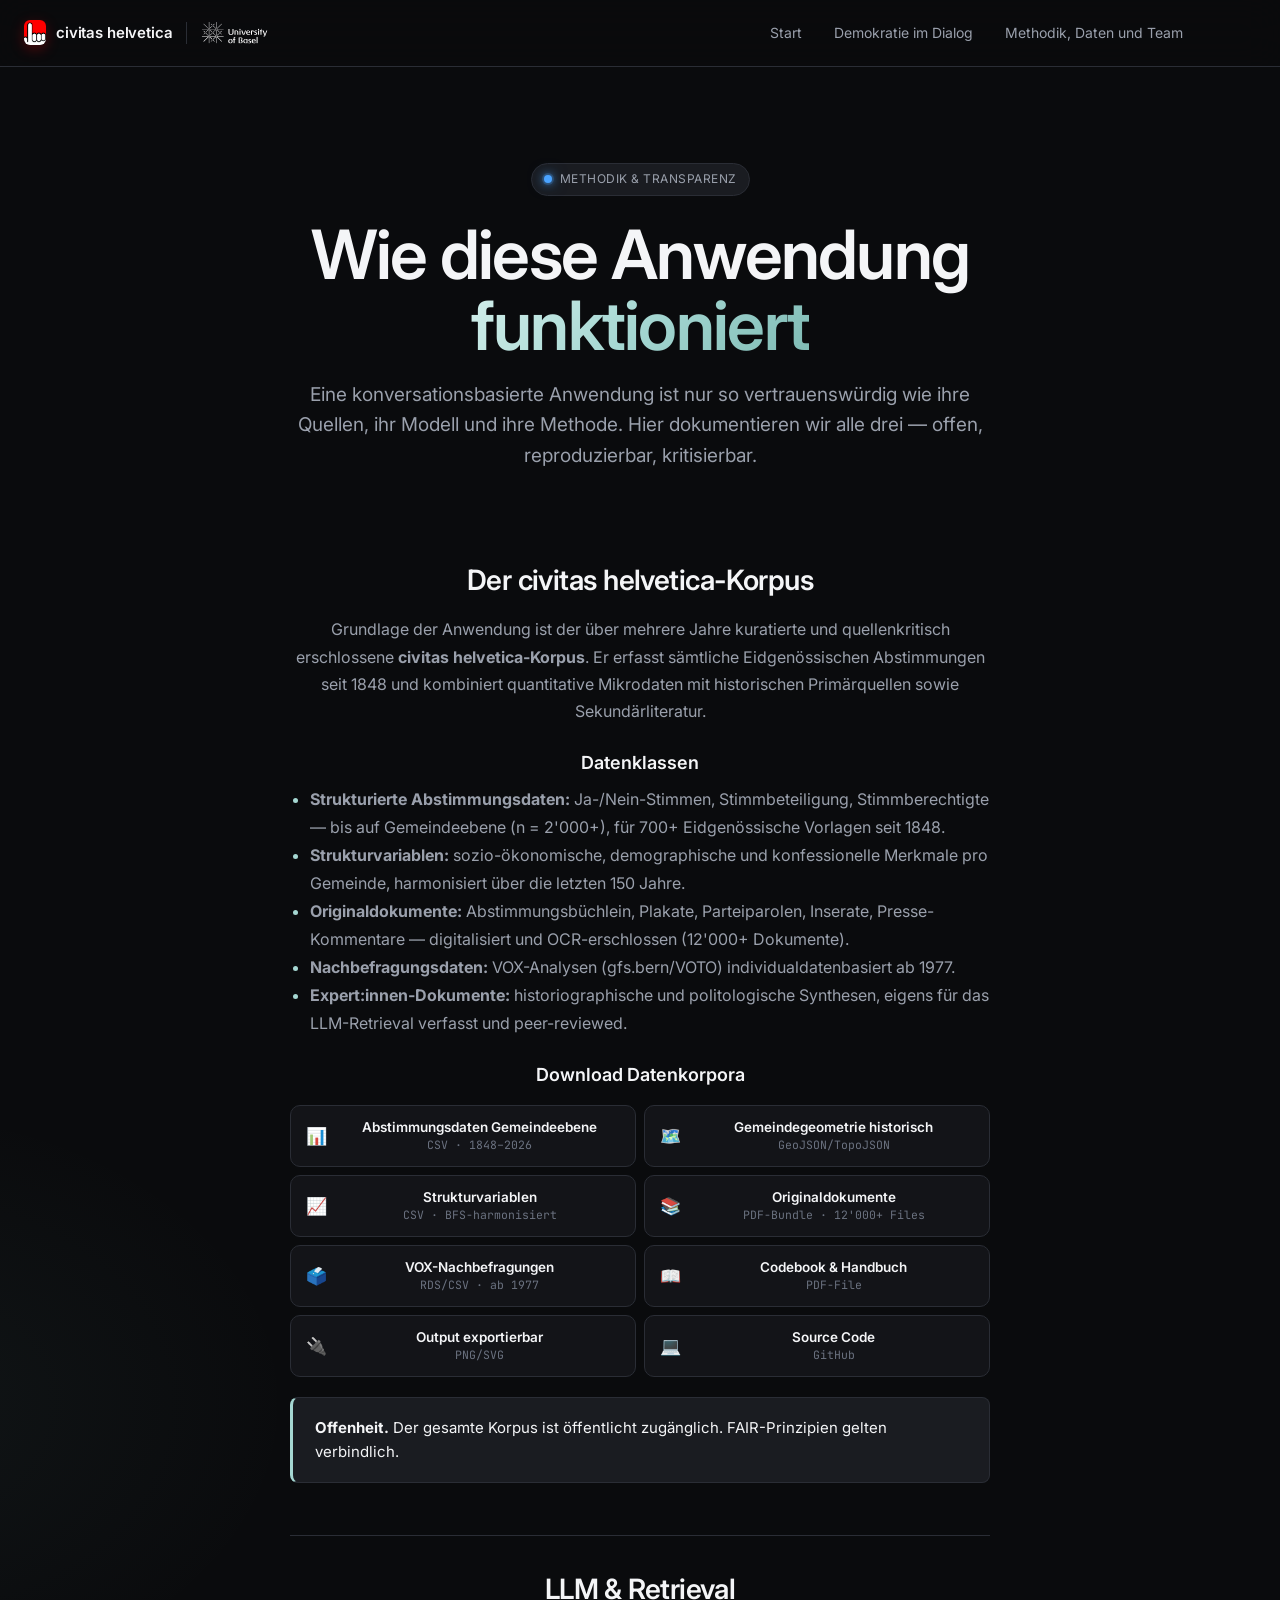
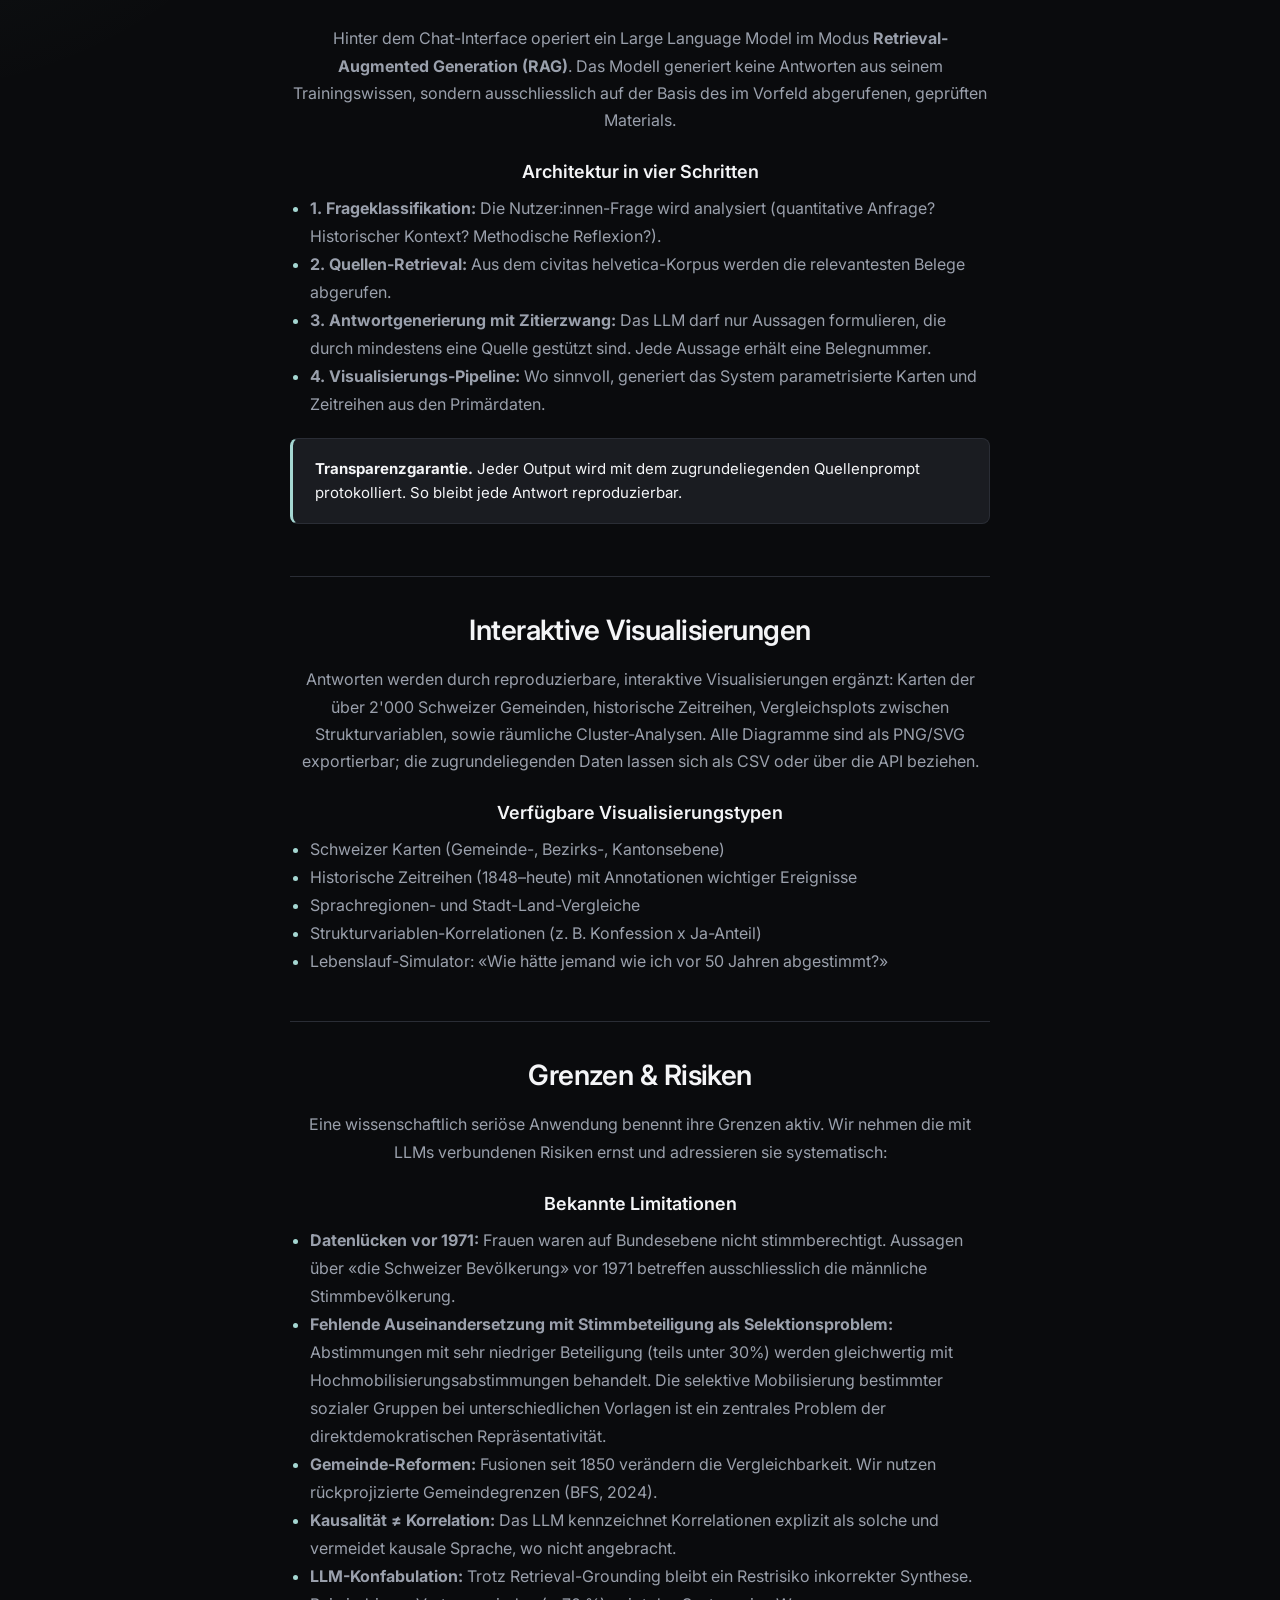
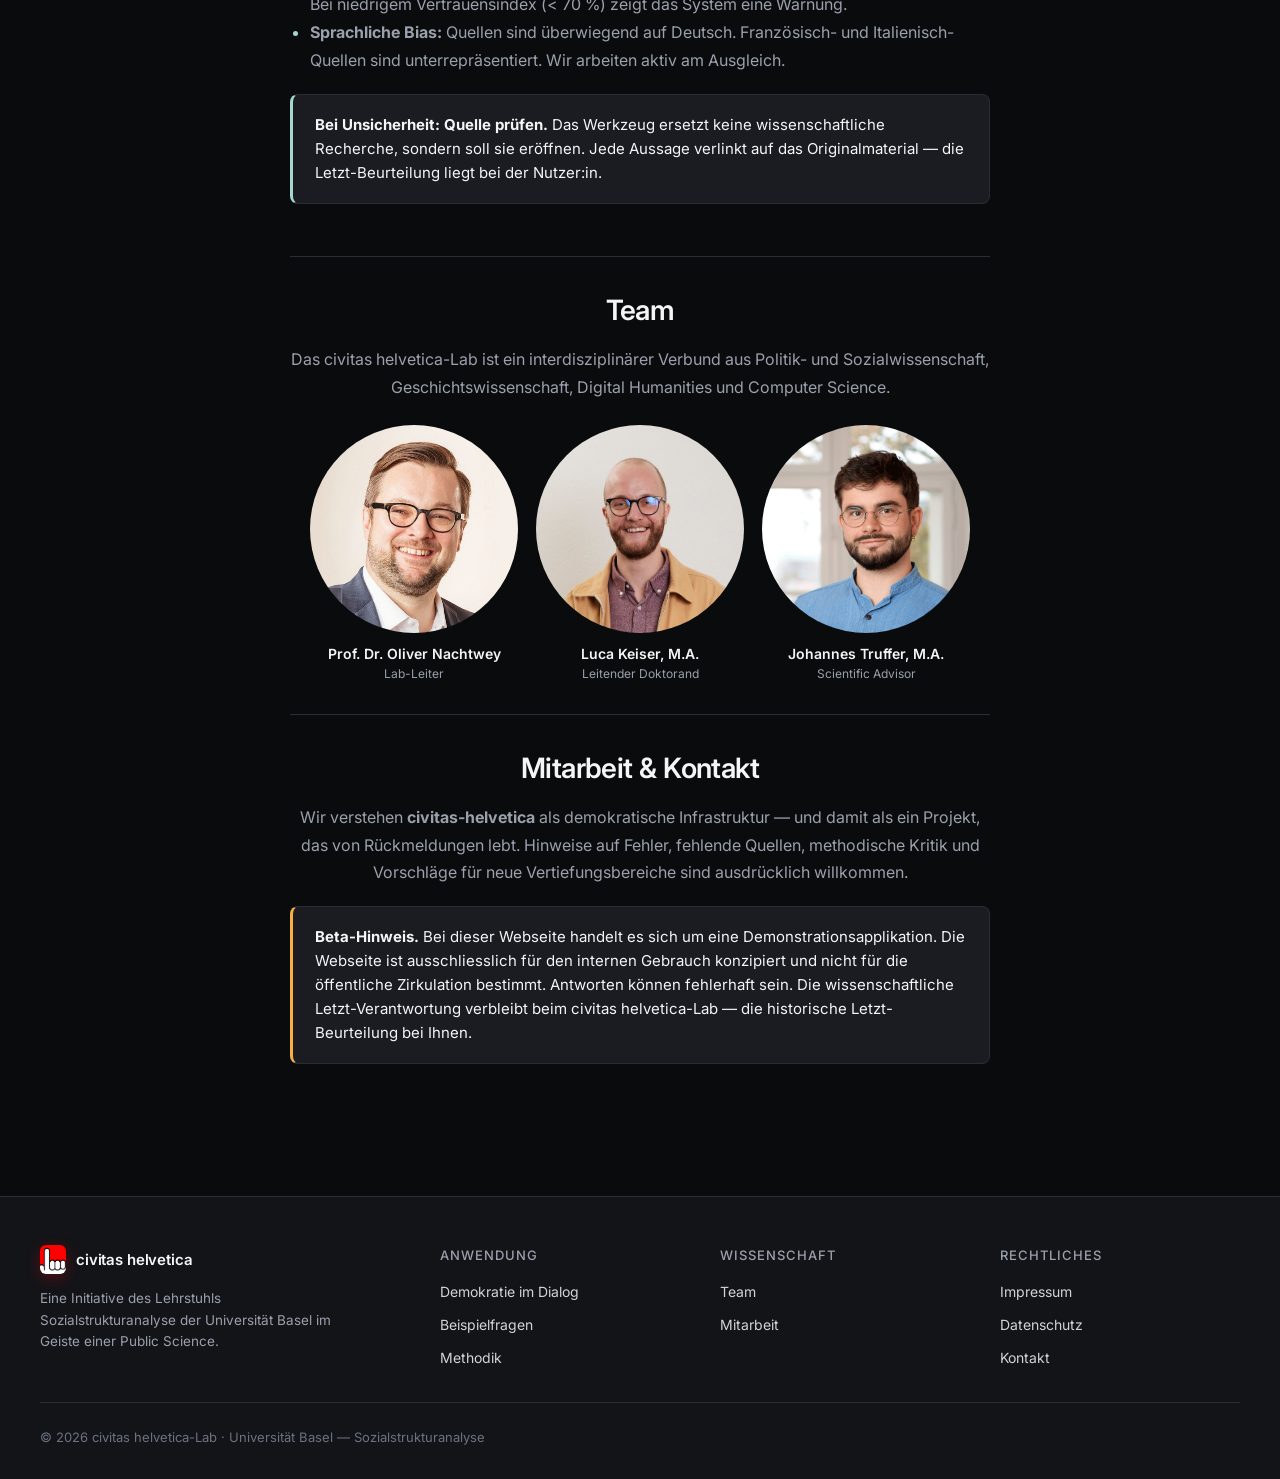
<file: methodik.html>
<!DOCTYPE html>
<html lang="de-CH">
<head>
<meta charset="UTF-8" />
<meta name="viewport" content="width=device-width, initial-scale=1.0" />
<title>Methodik · civitas helvetica</title>
<link rel="preconnect" href="https://fonts.googleapis.com" />
<link rel="preconnect" href="https://fonts.gstatic.com" crossorigin />
<link href="https://fonts.googleapis.com/css2?family=Inter:wght@400;500;600;700&family=JetBrains+Mono:wght@400;500;600&display=swap" rel="stylesheet" />
<link rel="stylesheet" href="styles.css" />
</head>
<body>

<!-- ============================ NAV ============================ -->
<nav class="nav">
  <div class="nav-inner">
    <div class="brand-group">
      <a href="index.html" class="brand">
        <div class="brand-mark" aria-label="civitas helvetica">
          <img src="vox-logo.png" alt="" aria-hidden="true" />
        </div>
        civitas helvetica
      </a>
      <span class="brand-divider"></span>
      <a class="brand-unibas" href="https://soziologie.philhist.unibas.ch/de/personen/oliver-nachtwey/" target="_blank" rel="noopener" aria-label="Universität Basel">
        <img src="unibas-logo.svg" alt="Universität Basel" />
    </div>
    <div class="nav-links">
      <a href="index.html">Start</a>
    <a href="chat.html">Demokratie im Dialog</a>
      <a href="methodik.html">Methodik, Daten und Team</a>
</nav>

<header class="hero reveal-stagger" style="padding-bottom: 32px;">
  <span class="eyebrow"><span class="dot dot-blue"></span>Methodik & Transparenz</span>
  <h1>Wie diese Anwendung <span class="accent">funktioniert</span></h1>
  <p class="lede lede-grid-aligned" style="margin-bottom: 0;">
    Eine konversationsbasierte Anwendung ist nur so vertrauenswürdig wie ihre Quellen, ihr Modell und ihre Methode.
    Hier dokumentieren wir alle drei — offen, reproduzierbar, kritisierbar.
  </p>
</header>

<div class="container">
  <div class="method-grid">

    <nav class="method-toc">
      <div class="toc-title">Inhalt</div>
      <a href="#korpus" class="active">Datenkorpus</a>
      <a href="#modell">LLM &amp; Retrieval</a>
      <a href="#viz">Visualisierungen</a>
      <a href="#grenzen">Grenzen &amp; Risiken</a>
      <a href="#team">Team</a>
      <a href="#kontakt">Mitarbeit &amp; Kontakt</a>
    </nav>

    <div class="method-content">

      <section id="korpus" class="reveal">
        <h2>Der civitas helvetica-Korpus</h2>
        <p>
          Grundlage der Anwendung ist der über mehrere Jahre kuratierte und quellenkritisch erschlossene
          <strong>civitas helvetica-Korpus</strong>. Er erfasst sämtliche Eidgenössischen Abstimmungen seit 1848
          und kombiniert quantitative Mikrodaten mit historischen Primärquellen sowie Sekundärliteratur.
        </p>
        <h3>Datenklassen</h3>
        <ul>
          <li><strong>Strukturierte Abstimmungsdaten:</strong> Ja-/Nein-Stimmen, Stimmbeteiligung, Stimmberechtigte — bis auf Gemeindeebene (n = 2'000+), für 700+ Eidgenössische Vorlagen seit 1848.</li>
          <li><strong>Strukturvariablen:</strong> sozio-ökonomische, demographische und konfessionelle Merkmale pro Gemeinde, harmonisiert über die letzten 150 Jahre.</li>
          <li><strong>Originaldokumente:</strong> Abstimmungsbüchlein, Plakate, Parteiparolen, Inserate, Presse-Kommentare — digitalisiert und OCR-erschlossen (12'000+ Dokumente).</li>
          <li><strong>Nachbefragungsdaten:</strong> VOX-Analysen (gfs.bern/VOTO) individualdatenbasiert ab 1977.</li>
          <li><strong>Expert:innen-Dokumente:</strong> historiographische und politologische Synthesen, eigens für das LLM-Retrieval verfasst und peer-reviewed.</li>
        </ul>
        <h3>Download Datenkorpora</h3>
	<div class="download-grid reveal-stagger">
  			<div class="download-link"><span class="dl-icon">📊</span><span><strong>Abstimmungsdaten Gemeindeebene</strong><span class="dl-meta">CSV · 1848–2026</span></span></div>
	   <div class="download-link"><span class="dl-icon">🗺️</span><span><strong>Gemeindegeometrie historisch</strong><span class="dl-meta">GeoJSON/TopoJSON</span></span></div>
	    <div class="download-link"><span class="dl-icon">📈</span><span><strong>Strukturvariablen</strong><span class="dl-meta">CSV · BFS-harmonisiert</span></span></div>
 		    <div class="download-link"><span class="dl-icon">📚</span><span><strong>Originaldokumente</strong><span class="dl-meta">PDF-Bundle · 12'000+ Files</span></span></div>
 			 <div class="download-link"><span class="dl-icon">🗳️</span><span><strong>VOX-Nachbefragungen</strong><span class="dl-meta">RDS/CSV · ab 1977</span></span></div>
	   <div class="download-link"><span class="dl-icon">📖</span><span><strong>Codebook &amp; Handbuch</strong><span class="dl-meta">PDF-File</span></span></div>
  			<div class="download-link"><span class="dl-icon">🔌</span><span><strong>Output exportierbar</strong><span class="dl-meta">PNG/SVG</span></span></div>
 	   <div class="download-link"><span class="dl-icon">💻</span><span><strong>Source Code</strong><span class="dl-meta">GitHub</span></span></div>
	</div>
        <div class="callout">
          <strong>Offenheit.</strong> Der gesamte Korpus ist öffentlicht zugänglich. FAIR-Prinzipien gelten verbindlich.
        </div>
      </section>

      <section id="modell" class="reveal">
        <h2>LLM &amp; Retrieval</h2>
        <p>
          Hinter dem Chat-Interface operiert ein Large Language Model im Modus <strong>Retrieval-Augmented Generation (RAG)</strong>.
          Das Modell generiert keine Antworten aus seinem Trainingswissen, sondern ausschliesslich auf der Basis
          des im Vorfeld abgerufenen, geprüften Materials.
        </p>
        <h3>Architektur in vier Schritten</h3>
        <ul>
          <li><strong>1. Frageklassifikation:</strong> Die Nutzer:innen-Frage wird analysiert (quantitative Anfrage? Historischer Kontext? Methodische Reflexion?).</li>
          <li><strong>2. Quellen-Retrieval:</strong> Aus dem civitas helvetica-Korpus werden die relevantesten Belege abgerufen.</li>
          <li><strong>3. Antwortgenerierung mit Zitierzwang:</strong> Das LLM darf nur Aussagen formulieren, die durch mindestens eine Quelle gestützt sind. Jede Aussage erhält eine Belegnummer.</li>
          <li><strong>4. Visualisierungs-Pipeline:</strong> Wo sinnvoll, generiert das System parametrisierte Karten und Zeitreihen aus den Primärdaten.</li>
        </ul>
        <div class="callout">
          <strong>Transparenzgarantie.</strong> Jeder Output wird mit dem zugrundeliegenden Quellenprompt protokolliert.
          So bleibt jede Antwort reproduzierbar.
        </div>
      </section>

      <section id="viz" class="reveal">
        <h2>Interaktive Visualisierungen</h2>
        <p>
          Antworten werden durch reproduzierbare, interaktive Visualisierungen ergänzt: Karten der über 2'000 Schweizer Gemeinden,
          historische Zeitreihen, Vergleichsplots zwischen Strukturvariablen, sowie räumliche Cluster-Analysen.
          Alle Diagramme sind als PNG/SVG exportierbar; die zugrundeliegenden Daten lassen sich als CSV oder über die API beziehen.
        </p>
        <h3>Verfügbare Visualisierungstypen</h3>
        <ul>
          <li>Schweizer Karten (Gemeinde-, Bezirks-, Kantonsebene)</li>
          <li>Historische Zeitreihen (1848–heute) mit Annotationen wichtiger Ereignisse</li>
          <li>Sprachregionen- und Stadt-Land-Vergleiche</li>
          <li>Strukturvariablen-Korrelationen (z. B. Konfession x Ja-Anteil)</li>
          <li>Lebenslauf-Simulator: «Wie hätte jemand wie ich vor 50 Jahren abgestimmt?»</li>
        </ul>
      </section>

      <section id="grenzen" class="reveal">
        <h2>Grenzen &amp; Risiken</h2>
        <p>
          Eine wissenschaftlich seriöse Anwendung benennt ihre Grenzen aktiv. Wir nehmen die mit LLMs
          verbundenen Risiken ernst und adressieren sie systematisch:
        </p>
        <h3>Bekannte Limitationen</h3>
        <ul>
          <li><strong>Datenlücken vor 1971:</strong> Frauen waren auf Bundesebene nicht stimmberechtigt. Aussagen über «die Schweizer Bevölkerung» vor 1971 betreffen ausschliesslich die männliche Stimmbevölkerung.</li>
	  <li><strong>Fehlende Auseinandersetzung mit Stimmbeteiligung als Selektionsproblem:</strong> Abstimmungen mit sehr niedriger Beteiligung (teils unter 30%) werden gleichwertig mit Hochmobilisierungsabstimmungen behandelt. Die selektive Mobilisierung bestimmter sozialer Gruppen bei unterschiedlichen Vorlagen ist ein zentrales Problem der direktdemokratischen Repräsentativität.</li>
          <li><strong>Gemeinde-Reformen:</strong> Fusionen seit 1850 verändern die Vergleichbarkeit. Wir nutzen rückprojizierte Gemeindegrenzen (BFS, 2024).</li>
          <li><strong>Kausalität ≠ Korrelation:</strong> Das LLM kennzeichnet Korrelationen explizit als solche und vermeidet kausale Sprache, wo nicht angebracht.</li>
          <li><strong>LLM-Konfabulation:</strong> Trotz Retrieval-Grounding bleibt ein Restrisiko inkorrekter Synthese. Bei niedrigem Vertrauensindex (&lt; 70 %) zeigt das System eine Warnung.</li>
          <li><strong>Sprachliche Bias:</strong> Quellen sind überwiegend auf Deutsch. Französisch- und Italienisch-Quellen sind unterrepräsentiert. Wir arbeiten aktiv am Ausgleich.</li>
	
        </ul>
        <div class="callout">
          <strong>Bei Unsicherheit: Quelle prüfen.</strong> Das Werkzeug ersetzt keine wissenschaftliche Recherche, sondern soll sie eröffnen.
          Jede Aussage verlinkt auf das Originalmaterial — die Letzt-Beurteilung liegt bei der Nutzer:in.
        </div>
      </section>

      <section id="team" class="reveal">
        <h2>Team</h2>
        <p>Das civitas helvetica-Lab ist ein interdisziplinärer Verbund aus Politik- und Sozialwissenschaft, Geschichtswissenschaft, Digital Humanities und Computer Science.</p>
        <div class="team-grid reveal-stagger">
          <div class="team-card">
            <div class="team-photo"><img src="team-nachtwey.jpg" alt="Oliver Nachtwey" onerror="this.style.display='none'; this.parentNode.classList.add('photo-fallback'); this.parentNode.textContent='ON';"></div>
            <h4>Prof. Dr. Oliver Nachtwey</h4>
            <p>Lab-Leiter</p>
          </div>
          <div class="team-card">
            <div class="team-photo"><img src="team-keiser.jpg" alt="Luca Keiser" onerror="this.style.display='none'; this.parentNode.classList.add('photo-fallback'); this.parentNode.textContent='LK';"></div>
            <h4>Luca Keiser, M.A.</h4>
            <p>Leitender Doktorand</p>
          </div>
          <div class="team-card">
            <div class="team-photo"><img src="team-truffer.jpg" alt="Johannes Truffer" onerror="this.style.display='none'; this.parentNode.classList.add('photo-fallback'); this.parentNode.textContent='JT';"></div>
            <h4>Johannes Truffer, M.A.</h4>
            <p>Scientific Advisor</p>
          </div>
        </div>
      </section>

      <section id="kontakt" class="reveal">
        <h2>Mitarbeit &amp; Kontakt</h2>
        <p>
          Wir verstehen <strong>civitas-helvetica</strong> als demokratische Infrastruktur — und damit als
          ein Projekt, das von Rückmeldungen lebt. Hinweise auf Fehler, fehlende Quellen, methodische Kritik
          und Vorschläge für neue Vertiefungsbereiche sind ausdrücklich willkommen.
        </p>
        <div class="callout" style="border-left-color: var(--secondary);">
          <strong>Beta-Hinweis.</strong> Bei dieser Webseite handelt es sich um eine Demonstrationsapplikation. Die Webseite ist ausschliesslich für den internen Gebrauch konzipiert und nicht für die öffentliche Zirkulation bestimmt.
          Antworten können fehlerhaft sein. Die wissenschaftliche Letzt-Verantwortung verbleibt beim civitas helvetica-Lab —
          die historische Letzt-Beurteilung bei Ihnen.
        </div>
      </section>

    </div>
  </div>
</div>

<footer class="footer">
  <div class="footer-inner">
    <div>
      <a href="index.html" class="brand" style="margin-bottom: 14px;">
        <div class="brand-mark" aria-label="civitas helvetica">
          <img src="vox-logo.png" alt="" aria-hidden="true" />
        </div>
        civitas helvetica
      </a>
      <p style="color: var(--text-muted); font-size: 13.5px; max-width: 320px; margin-top: 8px; line-height: 1.6;">
        Eine Initiative des Lehrstuhls Sozialstrukturanalyse der Universität Basel im Geiste einer Public Science.
      </p>
    </div>
    <div>
      <h4>Anwendung</h4>
      <ul>
        <li><a href="chat.html">Demokratie im Dialog</a></li>
        <li><a href="index.html#fragen">Beispielfragen</a></li>
        <li><a href="methodik.html">Methodik</a></li>
      </ul>
    </div>
    <div>
      <h4>Wissenschaft</h4>
      <ul>
        <li><a href="#team">Team</a></li>
        <li><a href="#kontakt">Mitarbeit</a></li>
      </ul>
    </div>
    <div>
      <h4>Rechtliches</h4>
      <ul>
        <li><a href="#">Impressum</a></li>
        <li><a href="#">Datenschutz</a></li>
        <li><a href="#">Kontakt</a></li>
      </ul>
    </div>
  </div>
  <div class="footer-bottom">
    <span>© 2026 civitas helvetica-Lab · Universität Basel — Sozialstrukturanalyse</span>
  </div>
</footer>

<script>
  // TOC active state on scroll
  const sections = document.querySelectorAll('.method-content section');
  const tocLinks = document.querySelectorAll('.method-toc a');
  // Only reveal the TOC once the first h2 ("Der civitas helvetica Korpus") reaches the top
  const firstHeading = document.querySelector('#korpus h2');
  const REVEAL_OFFSET = 110;     // ~ nav-height + a little padding
  window.addEventListener('scroll', () => {
    // active-state for in-page anchors
    let active = sections[0].id;
    sections.forEach(s => { if (window.scrollY + 120 >= s.offsetTop) active = s.id; });
    tocLinks.forEach(a => a.classList.toggle('active', a.getAttribute('href') === '#' + active));
    // reveal/hide TOC based on scroll position relative to the first heading
    if (firstHeading) {
      const r = firstHeading.getBoundingClientRect();
      document.body.classList.toggle('toc-visible', r.top <= REVEAL_OFFSET);
    }
  }, { passive: true });

  // ---------- Scroll-Reveal (modern, sticky on scroll-back) ----------
  (function () {
    const revealEls = document.querySelectorAll('.reveal, .reveal-blur, .reveal-stagger');
    if (!('IntersectionObserver' in window)) {
      revealEls.forEach(el => el.classList.add('is-revealed'));
      return;
    }
    const io = new IntersectionObserver((entries) => {
      entries.forEach(entry => {
        if (entry.isIntersecting) {
          entry.target.classList.add('is-revealed');
          io.unobserve(entry.target);   // stays revealed on scroll-back
        }
      });
    }, { threshold: 0.12, rootMargin: '0px 0px -40px 0px' });
    revealEls.forEach(el => io.observe(el));
  })();
</script>
</body>
</html>
</file>
<file: styles.css>
/* ===================================================================
   civitas-helvetica — Mockup Styles
   Modern dark tech aesthetic with Swiss accent
   =================================================================== */

:root {
  --bg: #0a0b0d;
  --bg-elev: #131418;
  --surface: #1a1c21;
  --surface-2: #22252c;
  --border: #2a2d35;
  --border-strong: #3a3e48;
  --text: #f4f5f7;
  --text-muted: #9aa0ac;
  --text-dim: #6b7280;
  --accent: #a5d7d2;            /* Uni Basel mint */
  --accent-strong: #7dbab3;     /* darker mint for gradients */
  --accent-deep: #4f8e87;       /* deepest mint */
  --accent-soft: rgba(165,215,210,0.15);
  --accent-glow: rgba(165,215,210,0.35);
  --accent-text: #0a2a26;       /* text on mint backgrounds */
  --secondary: #f5b042;         /* warm contrast (amber) */
  --secondary-soft: rgba(245,176,66,0.14);
  /* Data-viz palette (kept semantically: warmer = Nein, mint = Ja) */
  --viz-ja-1: #a5d7d2;
  --viz-ja-2: #7dbab3;
  --viz-ja-3: #4f8e87;
  --viz-nein-1: #c1665a;
  --viz-nein-2: #8a3d33;
  --viz-nein-3: #5a261f;
  --success: #4ade80;
  --warn: #fbbf24;
  --radius: 14px;
  --radius-sm: 8px;
  --radius-lg: 22px;
  --shadow: 0 8px 32px rgba(0,0,0,0.4);
  --shadow-glow: 0 0 60px rgba(165,215,210,0.18);
  --font-sans: "Inter", -apple-system, BlinkMacSystemFont, "Segoe UI", Helvetica, Arial, sans-serif;
  --font-mono: "JetBrains Mono", "SF Mono", Menlo, monospace;
  --maxw: 1200px;
}

* { box-sizing: border-box; margin: 0; padding: 0; }
html, body { background: var(--bg); color: var(--text); font-family: var(--font-sans); -webkit-font-smoothing: antialiased; line-height: 1.55; }

/* Scroll-Leisten global ausblenden (Funktionalität bleibt erhalten) */
html { scrollbar-width: none; -ms-overflow-style: none; }
html::-webkit-scrollbar { width: 0; height: 0; display: none; }
body { scrollbar-width: none; -ms-overflow-style: none; }
body::-webkit-scrollbar { width: 0; height: 0; display: none; }
*::-webkit-scrollbar { width: 0; height: 0; display: none; }
* { scrollbar-width: none; -ms-overflow-style: none; }
a { color: inherit; text-decoration: none; }
button { font-family: inherit; cursor: pointer; border: none; background: none; color: inherit; }
img, svg { display: block; max-width: 100%; }

/* ---- Background ambience ---- */
body {
  background:
    radial-gradient(900px 600px at 80% -10%, rgba(165,215,210,0.10), transparent 60%),
    radial-gradient(700px 500px at -10% 30%, rgba(125,186,179,0.06), transparent 60%),
    var(--bg);
  min-height: 100vh;
}

/* ===================================================================
   NAVIGATION
   =================================================================== */
.nav {
  position: sticky;
  top: 0;
  z-index: 50;
  backdrop-filter: blur(18px);
  background: rgba(10,11,13,0.7);
  border-bottom: 1px solid var(--border);
}
.nav-inner {
  width: 100%;
  margin: 0;
  padding: 14px 24px;
  display: grid;
  grid-template-columns: 1fr auto 1fr;
  align-items: center;
  gap: 24px;
}
.nav-inner > .brand-group { justify-self: start; }
.nav-inner > .nav-links   { justify-self: center; }
.nav-inner > .nav-cta     { justify-self: end; }
.brand {
  display: flex;
  align-items: center;
  gap: 10px;
  font-weight: 600;
  letter-spacing: -0.01em;
  font-size: 15px;
}
.brand-mark {
  width: 22px; height: 25px;       /* matches PNG ratio 1073×1200 */
  display: flex; align-items: center; justify-content: center;
  background: transparent;
  border-radius: 6px;
  overflow: hidden;
  flex-shrink: 0;
  box-shadow: 0 4px 14px rgba(255,0,0,0.28);
}
.brand-mark img,
.brand-mark > svg {
  width: 100%;
  height: 100%;
  object-fit: cover;
  object-position: center;
  display: block;
}
/* Footer-Brandmark: nichts abschneiden — Logo passt sich dem Container an. */
.footer .brand-mark {
  width: 26px; height: 29px;
}
.footer .brand-mark img {
  object-fit: contain;
}
.brand-sub {
  color: var(--text-muted);
  font-weight: 400;
  font-size: 13px;
  margin-left: 4px;
}

/* Brand group: vox helvetica | Uni Basel | CMS — left-aligned, slim dividers between */
.brand-group {
  display: flex;
  align-items: center;
  gap: 14px;
}
.brand-divider {
  width: 1px;
  height: 22px;
  background: var(--border);
}
.brand-unibas {
  display: flex;
  align-items: center;
  transition: opacity 0.15s;
}
.brand-unibas:hover { opacity: 0.78; }
.brand-unibas img { display: block; height: 22px; width: auto; }

.brand-cms {
  display: flex;
  align-items: center;
  gap: 10px;
  text-decoration: none;
  transition: opacity 0.15s;
}
.brand-cms:hover { opacity: 0.78; }
.brand-cms .cms-logo {
  display: flex;
  flex-direction: column;
  line-height: 1.0;
  align-items: flex-start;
  gap: 2px;
}
.brand-cms .cms-mark {
  font-weight: 700;
  font-size: 16px;
  color: var(--text);
  letter-spacing: -0.01em;
  margin: 0;
  font-family: var(--font-sans);
}
.brand-cms .cms-name {
  font-size: 9.5px;
  color: var(--text-muted);
  letter-spacing: 0.04em;
  text-transform: uppercase;
  margin: 0;
  font-weight: 500;
}
@media (max-width: 1100px) {
  .brand-cms .cms-name { display: none; }
  .brand-group { gap: 10px; }
}
.nav-links {
  display: flex;
  align-items: center;
  gap: 4px;
  font-size: 14px;
}
.nav-links a {
  padding: 8px 14px;
  border-radius: 8px;
  color: var(--text-muted);
  transition: 0.15s ease;
}
.nav-links a:hover { color: var(--text); background: var(--surface); }
.nav-links a.active { color: var(--text); background: var(--surface); }
.nav-cta {
  padding: 9px 16px;
  border-radius: 10px;
  background: var(--accent);
  color: var(--accent-text);
  font-weight: 600;
  font-size: 14px;
  transition: 0.15s ease;
  box-shadow: 0 0 0 1px rgba(255,255,255,0.05) inset;
}
.nav-cta:hover { background: #bce4df; box-shadow: 0 8px 24px var(--accent-glow); }

/* ===================================================================
   HERO + LANDING
   =================================================================== */
.container { max-width: var(--maxw); margin: 0 auto; padding: 0 24px; }

.hero {
  padding: 96px 24px 72px;
  max-width: var(--maxw);
  margin: 0 auto;
  text-align: center;
}
.eyebrow {
  display: inline-flex;
  align-items: center;
  gap: 8px;
  padding: 6px 12px;
  border-radius: 999px;
  background: var(--surface);
  border: 1px solid var(--border);
  color: var(--text-muted);
  font-size: 12px;
  letter-spacing: 0.04em;
  text-transform: uppercase;
}
.eyebrow .dot {
  width: 6px; height: 6px;
  border-radius: 50%;
  background: var(--accent);
  box-shadow: 0 0 12px var(--accent-glow);
}
/* Live indicator: pulsing green LED */
.eyebrow .dot.dot-live {
  width: 8px; height: 8px;
  background: #2ee06a;
  box-shadow:
    0 0 0 2px rgba(46,224,106,0.20),
    0 0 8px rgba(46,224,106,0.85),
    0 0 16px rgba(46,224,106,0.5);
  animation: ledPulse 1.8s ease-in-out infinite;
}
/* Blue indicator: pulsing blue LED — used for "Methodik & Transparenz" */
.eyebrow .dot.dot-blue {
  width: 8px; height: 8px;
  background: #4aa3ff;
  box-shadow:
    0 0 0 2px rgba(74,163,255,0.20),
    0 0 8px rgba(74,163,255,0.85),
    0 0 16px rgba(74,163,255,0.50);
  animation: ledPulseBlue 1.8s ease-in-out infinite;
}
@keyframes ledPulseBlue {
  0%, 100% {
    box-shadow:
      0 0 0 2px rgba(74,163,255,0.20),
      0 0 8px rgba(74,163,255,0.85),
      0 0 16px rgba(74,163,255,0.50);
  }
  50% {
    box-shadow:
      0 0 0 3px rgba(74,163,255,0.10),
      0 0 6px rgba(74,163,255,0.65),
      0 0 12px rgba(74,163,255,0.30);
  }
}
@keyframes ledPulse {
  0%, 100% {
    box-shadow:
      0 0 0 2px rgba(46,224,106,0.20),
      0 0 8px rgba(46,224,106,0.85),
      0 0 16px rgba(46,224,106,0.50);
  }
  50% {
    box-shadow:
      0 0 0 3px rgba(46,224,106,0.10),
      0 0 6px rgba(46,224,106,0.65),
      0 0 12px rgba(46,224,106,0.30);
  }
}
.hero h1 {
  margin: 24px auto 18px;
  font-size: clamp(40px, 6vw, 68px);
  line-height: 1.05;
  letter-spacing: -0.025em;
  font-weight: 600;
  max-width: 900px;
}
.hero h1 .accent {
  background: linear-gradient(135deg, #d4f0ec, var(--accent) 50%, var(--accent-strong));
  -webkit-background-clip: text;
  background-clip: text;
  color: transparent;
}
.hero p.lede {
  font-size: 19px;
  color: var(--text-muted);
  max-width: 680px;
  margin: 0 auto 36px;
  line-height: 1.6;
}
/* On the methodik hero: lede width matches the method-grid (850 px). */
.hero p.lede-grid-aligned {
  text-align: center;
  width: 700px;
  max-width: 700px;
  margin-left: auto;
  margin-right: auto;
}
@media (max-width: 900px) {
  .hero p.lede-grid-aligned { width: calc(100% - 48px); max-width: 100%; }
}
.hero-ctas {
  display: flex;
  gap: 12px;
  justify-content: center;
  flex-wrap: wrap;
}
.btn-primary {
  padding: 14px 22px;
  background: var(--accent);
  color: var(--accent-text);
  border-radius: 12px;
  font-weight: 600;
  font-size: 15px;
  display: inline-flex;
  align-items: center;
  gap: 8px;
  transition: 0.18s;
  box-shadow: 0 8px 28px var(--accent-glow);
}
.btn-primary:hover { transform: translateY(-1px); background: #bce4df; }
.btn-ghost {
  padding: 14px 22px;
  background: var(--surface);
  border: 1px solid var(--border);
  color: var(--text);
  border-radius: 12px;
  font-weight: 500;
  font-size: 15px;
  display: inline-flex;
  align-items: center;
  gap: 8px;
  transition: 0.18s;
}
.btn-ghost:hover { border-color: var(--border-strong); background: var(--surface-2); }

/* Chat preview underneath hero */
.hero-preview {
  margin: 64px auto 0;
  max-width: 880px;
  background: var(--bg-elev);
  border: 1px solid var(--border);
  border-radius: 18px;
  padding: 6px;
  box-shadow: var(--shadow);
}
.hero-preview-inner {
  background: var(--surface);
  border-radius: 14px;
  padding: 24px 28px;
  font-family: var(--font-mono);
  font-size: 13px;
  text-align: left;
}
.hero-preview .prompt-line {
  display: flex; gap: 10px;
  color: var(--text-muted);
  margin-bottom: 16px;
}
.hero-preview .prompt-line::before { content: ">"; color: var(--accent); }
.hero-preview .answer {
  color: var(--text);
  border-left: 2px solid var(--accent);
  padding-left: 14px;
  margin-left: 4px;
}
.hero-preview .cursor::after {
  content: "▍";
  margin-left: 2px;
  color: var(--accent);
  animation: blink 1.1s steps(2) infinite;
  text-shadow: 0 0 8px var(--accent-glow);
}
@keyframes blink { 50% { opacity: 0; } }

/* ===================================================================
   SECTIONS
   =================================================================== */
.section {
  padding: 88px 24px;
  max-width: var(--maxw);
  margin: 0 auto;
}
.section-title {
  display: flex; flex-direction: column; gap: 10px;
  margin-bottom: 48px;
  max-width: 720px;
}
.section-title-centered {
  align-items: center;
  text-align: center;
  margin-left: auto;
  margin-right: auto;
}
.section-title .kicker {
  color: var(--accent);
  font-size: 13px;
  letter-spacing: 0.1em;
  text-transform: uppercase;
  font-weight: 500;
}
.section-title h2 {
  font-size: clamp(28px, 3.6vw, 42px);
  letter-spacing: -0.02em;
  font-weight: 600;
  line-height: 1.15;
}
.section-title p {
  color: var(--text-muted);
  font-size: 17px;
  max-width: 640px;
  margin-top: 6px;
}

/* Question cards */
.cards {
  display: grid;
  grid-template-columns: repeat(auto-fill, minmax(280px, 1fr));
  gap: 14px;
}
.card-q {
  background: var(--surface);
  border: 1px solid var(--border);
  border-radius: var(--radius);
  padding: 22px 22px 24px;
  transition: 0.18s;
  cursor: pointer;
  display: flex;
  flex-direction: column;
  gap: 12px;
  min-height: 140px;
  position: relative;
  overflow: hidden;
}
.card-q::before {
  content: "";
  position: absolute; inset: 0;
  background: radial-gradient(400px 200px at var(--mx,50%) 0%, rgba(165,215,210,0.10), transparent 70%);
  opacity: 0;
  transition: opacity 0.3s;
  pointer-events: none;
}
.card-q:hover { border-color: var(--border-strong); transform: translateY(-2px); }
.card-q:hover::before { opacity: 1; }
.card-q .q-tag {
  font-size: 11px;
  color: var(--accent);
  letter-spacing: 0.06em;
  text-transform: uppercase;
  font-weight: 500;
}
.card-q .q-text {
  font-size: 16px;
  line-height: 1.45;
  color: var(--text);
  font-weight: 500;
  letter-spacing: -0.005em;
}
.card-q .q-meta {
  margin-top: auto;
  font-size: 12px;
  color: var(--text-dim);
  display: flex;
  align-items: center;
  gap: 8px;
}
.card-q .q-meta::before {
  content: "↗";
  color: var(--text-muted);
}

/* Feature grid — flexbox so leftover items in the last row stay centred */
.features {
  display: flex;
  flex-wrap: wrap;
  justify-content: center;
  gap: 18px;
}
.feature {
  background: var(--surface);
  border: 1px solid var(--border);
  border-radius: var(--radius);
  padding: 24px;
  flex: 1 1 260px;
  max-width: 320px;
}
.feature .icon {
  width: 38px; height: 38px;
  background: var(--accent-soft);
  border: 1px solid rgba(165,215,210,0.30);
  border-radius: 10px;
  display: grid;
  place-items: center;
  color: var(--accent);
  font-size: 18px;
  margin-bottom: 16px;
}
.feature h3 {
  font-size: 17px;
  margin-bottom: 8px;
  letter-spacing: -0.01em;
  font-weight: 600;
}
.feature p {
  color: var(--text-muted);
  font-size: 14.5px;
  line-height: 1.6;
}

/* Stats strip */
.stats {
  display: grid;
  grid-template-columns: repeat(auto-fit, minmax(180px, 1fr));
  gap: 24px;
  background: var(--surface);
  border: 1px solid var(--border);
  border-radius: var(--radius-lg);
  padding: 36px 32px;
  margin: 24px 0;
}
.stat .num {
  font-size: 40px;
  font-weight: 600;
  letter-spacing: -0.03em;
  background: linear-gradient(135deg, #fff, #a0a4ad);
  -webkit-background-clip: text;
  background-clip: text;
  color: transparent;
}
.stat .label {
  color: var(--text-muted);
  font-size: 13px;
  margin-top: 4px;
}

/* Public-science block */
.mission {
  background: var(--surface);
  border: 1px solid var(--border);
  border-radius: var(--radius-lg);
  padding: 56px;
  display: grid;
  grid-template-columns: 1fr 1fr;
  gap: 48px;
  align-items: center;
}
.mission h2 { font-size: 30px; letter-spacing: -0.02em; line-height: 1.2; margin-bottom: 16px; font-weight: 600; }
.mission p { color: var(--text-muted); font-size: 16px; line-height: 1.65; }
.mission .pill-row { display: flex; flex-wrap: wrap; gap: 8px; margin-top: 22px; }
.pill {
  font-size: 12.5px;
  padding: 6px 12px;
  border-radius: 999px;
  background: var(--bg-elev);
  border: 1px solid var(--border);
  color: var(--text-muted);
}
.mission-visual {
  aspect-ratio: 1.1 / 1;
  border-radius: var(--radius);
  background:
    radial-gradient(circle at 30% 30%, rgba(165,215,210,0.30), transparent 50%),
    radial-gradient(circle at 70% 70%, rgba(125,186,179,0.18), transparent 50%),
    var(--bg-elev);
  position: relative;
  border: 1px solid var(--border);
  overflow: hidden;
}

/* Footer */
.footer {
  border-top: 1px solid var(--border);
  margin-top: 80px;
  padding: 48px 24px 32px;
  background: var(--bg-elev);
}
.footer-inner {
  max-width: var(--maxw);
  margin: 0 auto;
  display: grid;
  grid-template-columns: 1.5fr 1fr 1fr 1fr;
  gap: 40px;
}
.footer h4 {
  font-size: 13px;
  text-transform: uppercase;
  letter-spacing: 0.08em;
  color: var(--text-muted);
  margin-bottom: 14px;
  font-weight: 500;
}
.footer ul { list-style: none; display: flex; flex-direction: column; gap: 8px; }
.footer li a { color: var(--text); font-size: 14px; opacity: 0.85; }
.footer li a:hover { color: var(--accent); }
.footer-bottom {
  max-width: var(--maxw);
  margin: 32px auto 0;
  padding-top: 24px;
  border-top: 1px solid var(--border);
  display: flex; justify-content: space-between;
  color: var(--text-dim); font-size: 13px;
  flex-wrap: wrap; gap: 12px;
}

/* ===================================================================
   CHAT PAGE
   =================================================================== */
.chat-app {
  display: grid;
  grid-template-columns: 280px 1fr 360px;
  min-height: calc(100vh - 61px);
  background: var(--bg);
}
@media (max-width: 1280px) {
  .chat-app { grid-template-columns: 240px 1fr 320px; }
}
@media (max-width: 1080px) {
  .chat-app { grid-template-columns: 1fr 320px; }
  .chat-sidebar { display: none; }
}
.chat-sidebar, .chat-context {
  border-right: 1px solid var(--border);
  background: var(--bg-elev);
  padding: 20px 16px;
  position: sticky;
  top: 61px;
  align-self: start;
  height: calc(100vh - 61px);
  overflow-y: auto;
}
.chat-context { border-right: none; border-left: 1px solid var(--border); }

.sidebar-section { margin-bottom: 24px; }
.sidebar-section h4 {
  font-size: 11px;
  text-transform: uppercase;
  letter-spacing: 0.1em;
  color: var(--text-dim);
  margin-bottom: 12px;
  padding: 0 8px;
  font-weight: 600;
}
.sidebar-item {
  padding: 9px 12px;
  border-radius: 8px;
  font-size: 13.5px;
  color: var(--text-muted);
  cursor: pointer;
  transition: 0.15s;
  display: flex;
  align-items: center;
  gap: 8px;
  margin-bottom: 2px;
  line-height: 1.4;
}
.sidebar-item:hover { background: var(--surface); color: var(--text); }
.sidebar-item.active {
  background: var(--surface);
  color: var(--text);
  border-left: 2px solid var(--accent);
  padding-left: 10px;
}
.sidebar-item .ico { color: var(--text-dim); font-size: 12px; }

.new-chat-btn {
  width: 100%;
  padding: 10px 14px;
  background: var(--surface);
  border: 1px solid var(--border);
  border-radius: 10px;
  color: var(--text);
  display: flex;
  align-items: center;
  justify-content: center;
  gap: 8px;
  font-size: 14px;
  font-weight: 500;
  margin-bottom: 24px;
  transition: 0.15s;
}
.new-chat-btn:hover { background: var(--surface-2); border-color: var(--border-strong); }

/* main chat area */
.chat-main {
  display: flex;
  flex-direction: column;
  position: relative;
  min-height: calc(100vh - 61px);
}
.chat-header {
  padding: 8px 24px;
  border-bottom: 1px solid var(--border);
  display: flex;
  justify-content: space-between;
  align-items: center;
  background: rgba(10,11,13,0.85);
  backdrop-filter: blur(12px);
  position: sticky;
  top: 61px;
  z-index: 4;
}
.chat-header .title { font-size: 14px; font-weight: 500; color: var(--text); }
.chat-header .meta { font-size: 12px; color: var(--text-dim); margin-top: 2px; }
.chat-header .actions { display: flex; gap: 8px; }
.icon-btn {
  width: 32px; height: 32px;
  display: grid; place-items: center;
  border-radius: 8px;
  color: var(--text-muted);
  transition: 0.15s;
  background: transparent;
  border: 1px solid transparent;
}
.icon-btn:hover { background: var(--surface); color: var(--text); }

.chat-stream {
  flex: 1;
  padding: 28px 36px 0;
}
.chat-stream-inner { max-width: 820px; margin: 0 auto; display: flex; flex-direction: column; gap: 28px; padding-bottom: 24px; }

.msg { display: flex; gap: 14px; }
.msg .avatar {
  width: 30px; height: 30px;
  border-radius: 8px;
  flex-shrink: 0;
  display: grid;
  place-items: center;
  font-weight: 600;
  font-size: 13px;
}
.msg.user .avatar { background: var(--surface-2); color: var(--text); border: 1px solid var(--border); }
.msg.assistant .avatar {
  background: transparent;
  width: 26px;
  height: 28px;
  border-radius: 7px;
  overflow: hidden;
  box-shadow: 0 4px 16px rgba(255,0,0,0.28);
  padding: 0;
}
.msg.assistant .avatar img,
.msg.assistant .avatar svg {
  display: block;
  width: 100%;
  height: 100%;
  object-fit: cover;
}
.msg .bubble { flex: 1; min-width: 0; }
.msg .bubble .name {
  font-size: 12.5px;
  color: var(--text-muted);
  margin-bottom: 4px;
  font-weight: 500;
}
.msg.user .bubble .text {
  color: var(--text);
  font-size: 15px;
  font-family: var(--font-sans);
  line-height: 1.55;
}
.msg.assistant .bubble .text {
  color: var(--text);
  font-size: 15px;
  font-family: var(--font-sans);
  line-height: 1.65;
}
.msg.assistant .bubble .text p { margin-bottom: 12px; }
.msg.assistant .bubble .text p:last-child { margin-bottom: 0; }
.msg.assistant .bubble .text strong { color: var(--text); font-weight: 600; }

.cite {
  display: inline-flex;
  align-items: center;
  height: 18px;
  padding: 0 6px;
  margin: 0 2px;
  border-radius: 4px;
  background: var(--accent-soft);
  color: var(--accent);
  font-size: 11.5px;
  font-weight: 600;
  font-family: var(--font-mono);
  vertical-align: middle;
  cursor: pointer;
  border: 1px solid rgba(165,215,210,0.30);
}
.cite:hover { background: rgba(165,215,210,0.25); }

/* In-chat visualization card */
.viz-inline {
  margin: 16px 0;
  padding: 18px;
  background: var(--surface);
  border: 1px solid var(--border);
  border-radius: var(--radius);
}
.viz-inline .viz-head {
  display: flex; justify-content: space-between;
  align-items: center;
  font-size: 13px;
  color: var(--text-muted);
  margin-bottom: 12px;
}
.viz-inline .viz-head .tag {
  font-size: 11px;
  padding: 3px 8px;
  background: var(--secondary-soft);
  color: var(--secondary);
  border-radius: 4px;
  font-weight: 500;
  letter-spacing: 0.04em;
  text-transform: uppercase;
}

.timeline-svg { width: 100%; height: 200px; }
.timeline-svg .axis text { fill: var(--text-dim); font-size: 11px; font-family: var(--font-sans); }
.timeline-svg .grid { stroke: var(--border); stroke-dasharray: 2 4; }

/* sources */
.sources-row {
  display: flex; flex-wrap: wrap; gap: 8px;
  margin-top: 16px;
}
.source-chip {
  display: inline-flex;
  align-items: center;
  gap: 6px;
  padding: 6px 11px;
  background: var(--bg-elev);
  border: 1px solid var(--border);
  border-radius: 999px;
  font-size: 12.5px;
  color: var(--text-muted);
  cursor: pointer;
  transition: 0.15s;
}
.source-chip:hover { border-color: var(--accent); color: var(--text); }
.source-chip .num {
  font-family: var(--font-mono);
  color: var(--accent);
  font-weight: 600;
}

/* Composer — sticky to bottom of viewport */
.composer-wrap {
  padding: 12px 36px 8px;
  background: linear-gradient(to top, var(--bg) 70%, transparent);
  position: sticky;
  bottom: 0;
  z-index: 5;
  margin-top: auto;
}
.composer {
  max-width: 820px;
  margin: 0 auto;
  background: var(--surface);
  border: 1px solid var(--border-strong);
  border-radius: 14px;
  padding: 6px 8px 6px 18px;
  display: flex;
  align-items: flex-end;
  gap: 8px;
  box-shadow: var(--shadow);
  transition: 0.15s;
}
.composer:focus-within { border-color: var(--accent); box-shadow: 0 0 0 3px var(--accent-soft); }
.composer textarea {
  flex: 1;
  background: transparent;
  border: none;
  color: var(--text);
  font-family: inherit;
  font-size: 15px;
  padding: 12px 0;
  resize: none;
  outline: none;
  line-height: 1.5;
  max-height: 140px;
  transition: min-height 0.18s ease;
}
/* Make room for the (potentially wrapping) placeholder when the field is empty;
   shrink back to one line as soon as the user starts typing. */
.composer textarea:placeholder-shown { min-height: 72px; }
.composer textarea::placeholder {
  color: var(--text-dim);
  line-height: 1.5;
  white-space: pre-wrap;
}
.composer-actions { display: flex; gap: 4px; padding-bottom: 4px; }
.send-btn {
  width: 36px; height: 36px;
  border-radius: 9px;
  background: var(--accent);
  color: var(--accent-text);
  display: grid; place-items: center;
  transition: 0.15s;
}
.send-btn:hover { background: #bce4df; }
.composer-hint {
  max-width: 820px;
  margin: 4px auto 0;
  text-align: center;
  font-size: 11.5px;
  color: var(--text-dim);
}

/* Right context panel */
.ctx-card {
  background: var(--surface);
  border: 1px solid var(--border);
  border-radius: var(--radius);
  padding: 16px;
  margin-bottom: 16px;
}
/* Hidden until the first answer is fully generated */
.ctx-card.collapsed { display: none; }
@keyframes ctxFadeIn {
  from { opacity: 0; }
  to   { opacity: 1; }
}
.ctx-card.fade-in {
  animation: ctxFadeIn 0.55s cubic-bezier(.3,.7,.4,1) both;
}

/* Small inline "rendering visualization" hint inside the chat stream */
.inline-viz-loader {
  display: inline-flex;
  align-items: center;
  gap: 10px;
  padding: 9px 14px;
  margin: 10px 0;
  background: var(--bg-elev);
  border: 1px dashed var(--border-strong);
  border-radius: 9px;
  color: var(--text-muted);
  font-size: 12.5px;
  font-style: italic;
  font-family: var(--font-mono);
  max-height: 60px;
  overflow: hidden;
  opacity: 1;
  transition: opacity 0.35s ease, max-height 0.45s ease, margin 0.35s ease, padding 0.35s ease, border-width 0.35s;
}
.inline-viz-loader.fade-out {
  opacity: 0;
  max-height: 0;
  margin: 0;
  padding: 0 14px;
  border-width: 0;
}
.inline-viz-loader .thinking-dots span {
  background: var(--accent);
}
.ctx-card h5 {
  font-size: 12px;
  text-transform: uppercase;
  letter-spacing: 0.08em;
  color: var(--text-muted);
  margin-bottom: 12px;
  font-weight: 600;
  display: flex;
  justify-content: space-between;
  align-items: center;
}
.ctx-card h5 .ctx-tag {
  font-size: 10px;
  padding: 2px 6px;
  border-radius: 4px;
  background: var(--secondary-soft);
  color: var(--secondary);
}

/* Map mock */
.ch-map { width: 100%; height: auto; }
.ch-map .canton { stroke: var(--border-strong); stroke-width: 0.6; transition: fill 0.2s; cursor: pointer; }
.ch-map .canton:hover { stroke: white; stroke-width: 1.2; }

.legend {
  display: flex;
  justify-content: space-between;
  align-items: center;
  margin-top: 12px;
  font-size: 11px;
  color: var(--text-muted);
}
.legend-bar {
  flex: 1;
  height: 6px;
  background: linear-gradient(to right,
    #7e2e22 0%,
    #bb6e5c 22%,
    #eac9bc 42%,
    #ecdfd6 50%,
    #cae6e2 58%,
    #85c0ba 78%,
    #357770 100%);
  border-radius: 3px;
  margin: 0 8px;
}

.source-list { display: flex; flex-direction: column; gap: 10px; }
.source-item {
  padding: 10px 12px;
  background: var(--bg-elev);
  border: 1px solid var(--border);
  border-radius: 9px;
  font-size: 12.5px;
  display: flex;
  gap: 10px;
  cursor: pointer;
  transition: 0.15s;
}
.source-item:hover { border-color: var(--accent); }
.source-item .src-num {
  font-family: var(--font-mono);
  font-size: 11px;
  color: var(--accent);
  background: var(--accent-soft);
  padding: 2px 6px;
  border-radius: 4px;
  height: 20px;
  display: grid;
  place-items: center;
  flex-shrink: 0;
  border: 1px solid rgba(165,215,210,0.30);
}
.source-item .src-meta { color: var(--text-dim); font-size: 11px; margin-top: 2px; }

/* ===================================================================
   METHODIK PAGE
   =================================================================== */
/* Methodik content block — fixed 850 px wide, centered. */
.method-grid {
  display: block;
  margin: 24px auto 0;
  width: 700px;
  max-width: 700px;
}
@media (max-width: 900px) {
  .method-grid { width: calc(100% - 48px); max-width: 100%; }
}
/* TOC: fixed to the LEFT edge of the viewport, hidden until the first
   heading ("Der Vox Helvetica Korpus") scrolls up to the top. */
.method-toc {
  position: fixed;
  left: 16px;
  top: 96px;
  width: 200px;
  max-height: calc(100vh - 120px);
  overflow-y: auto;
  display: flex; flex-direction: column;
  align-items: flex-start;
  gap: 4px;
  font-size: 14px;
  z-index: 3;
  opacity: 0;
  pointer-events: none;
  transform: translateX(-8px);
  transition: opacity 0.35s ease, transform 0.35s ease;
}
body.toc-visible .method-toc {
  opacity: 1;
  pointer-events: auto;
  transform: translateX(0);
}
.method-toc a {
  padding: 7px 10px;
  color: var(--text-muted);
  border-left: 2px solid transparent;
  transition: 0.15s;
}
.method-toc a:hover, .method-toc a.active { color: var(--text); border-left-color: var(--accent); background: var(--surface); }
.method-toc .toc-title {
  font-size: 11px;
  text-transform: uppercase;
  letter-spacing: 0.1em;
  color: var(--text-dim);
  padding: 0 10px 12px;
  margin-top: 6px;
  font-weight: 600;
}
@media (max-width: 900px) {
  .method-toc {
    position: static;
    width: auto;
    max-height: none;
    flex-direction: row; flex-wrap: wrap; overflow-x: auto;
    margin-bottom: 16px;
  }
}

.method-content { text-align: center; }
.method-content section { padding: 32px 0; border-bottom: 1px solid var(--border); }
.method-content section:last-child { border-bottom: none; }
.method-content h2 {
  font-size: 28px;
  letter-spacing: -0.02em;
  margin-bottom: 14px;
  font-weight: 600;
  scroll-margin-top: 90px;
  text-align: center;
}
.method-content h3 {
  font-size: 18px;
  margin-top: 24px;
  margin-bottom: 8px;
  font-weight: 600;
  text-align: center;
}
.method-content p {
  color: var(--text-muted);
  font-size: 16px;
  line-height: 1.7;
  margin-bottom: 14px;
  text-align: center;
  max-width: 100%;
  margin-left: auto;
  margin-right: auto;
}
.method-content ul {
  color: var(--text-muted);
  font-size: 16px;
  line-height: 1.75;
  padding-left: 20px;
  margin-bottom: 14px;
  max-width: 100%;
  margin-left: auto;
  margin-right: auto;
  text-align: left;
}
.method-content li::marker { color: var(--accent); }
/* Callout & download-grid keep their natural layout, just centered as a block. */
.method-content .callout {
  text-align: left;
  max-width: 100%;
  margin-left: auto;
  margin-right: auto;
}
.method-content .callout p {
  text-align: left;
  max-width: 100%;
  margin-left: 0;
  margin-right: 0;
}

.callout {
  background: var(--surface);
  border: 1px solid var(--border);
  border-left: 3px solid var(--accent);
  border-radius: var(--radius-sm);
  padding: 18px 22px;
  margin: 20px 0;
  font-size: 15px;
  color: var(--text);
  line-height: 1.6;
}
.callout strong { color: var(--text); }

.team-grid {
  display: grid;
  grid-template-columns: repeat(3, 1fr);   /* always 3 in a row */
  gap: 18px;
  margin-top: 24px;
  max-width: 660px;
  margin-left: auto;
  margin-right: auto;
}
.team-card {
  /* No card frame — just photo + caption */
  background: transparent;
  border: none;
  padding: 0;
  text-align: center;
}
.team-photo {
  width: 100%;
  aspect-ratio: 1 / 1;
  border-radius: 50%;
  overflow: hidden;
  margin: 0 auto 12px;
  background: linear-gradient(135deg, var(--accent), var(--accent-strong));
  display: grid; place-items: center;
  color: var(--accent-text);
  font-weight: 700;
  font-size: 36px;
  letter-spacing: 0.04em;
}
.team-photo img {
  width: 100%; height: 100%;
  object-fit: cover;
  display: block;
}
.team-photo.photo-fallback {
  background: linear-gradient(135deg, var(--accent), var(--accent-strong));
}
.team-card h4 { font-size: 14px;  margin-bottom: 2px; font-weight: 600; line-height: 1.3; }
.team-card p  { font-size: 12px;  color: var(--text-muted); margin-bottom: 0; line-height: 1.45; }

@media (max-width: 640px) {
  .team-grid { grid-template-columns: 1fr; max-width: 260px; }
}

/* ===================================================================
   TIMELINE HOVER · THINKING INDICATOR · TYPING CURSOR
   =================================================================== */
.timeline-svg .hit { cursor: crosshair; }
.tl-hover .tl-line { stroke: rgba(255,255,255,0.55); stroke-width: 0.6; stroke-dasharray: 2 2; }
.tl-hover .tl-dot { fill: var(--accent); stroke: #fff; stroke-width: 1.4; }
.tl-hover .tl-label-bg { fill: rgba(15,17,21,0.96); stroke: var(--accent); stroke-width: 0.7; }
.tl-hover .tl-label-year { fill: #fff; font-size: 10.5px; font-weight: 600; font-family: var(--font-sans); }
.tl-hover .tl-label-value { fill: var(--accent); font-size: 10.5px; font-family: var(--font-mono); font-weight: 600; }

.thinking-status {
  display: flex;
  align-items: center;
  gap: 10px;
  color: var(--text-muted);
  font-size: 14.5px;
}
.thinking-status .stage-text { font-style: italic; transition: opacity 0.25s; }
.thinking-dots {
  display: inline-flex;
  gap: 4px;
  align-items: center;
}
.thinking-dots span {
  width: 5px; height: 5px;
  border-radius: 50%;
  background: var(--accent);
  display: inline-block;
  animation: thinkBounce 1.25s ease-in-out infinite;
  box-shadow: 0 0 8px var(--accent-glow);
}
.thinking-dots span:nth-child(2) { animation-delay: 0.18s; }
.thinking-dots span:nth-child(3) { animation-delay: 0.36s; }
@keyframes thinkBounce {
  0%, 70%, 100% { opacity: 0.25; transform: translateY(0); }
  35%           { opacity: 1;    transform: translateY(-4px); }
}

/* Inline streaming cursor — stays at writing tip, blinks continuously */
.typing-cursor {
  display: inline-block;
  color: var(--accent);
  font-weight: 600;
  margin-left: 1px;
  vertical-align: baseline;
  animation: chatBlink 1s steps(2) infinite;
  user-select: none;
}

/* Graphic loading skeleton */
.viz-loading {
  margin: 16px 0;
  padding: 18px;
  background: var(--surface);
  border: 1px solid var(--border);
  border-radius: var(--radius);
}
.viz-loading-head {
  display: flex;
  justify-content: space-between;
  align-items: center;
  font-size: 13px;
  color: var(--text-muted);
  margin-bottom: 12px;
}
.viz-loading-skeleton {
  height: 200px;
  background: linear-gradient(90deg,
    var(--surface) 0%,
    var(--surface-2) 38%,
    var(--bg-elev) 50%,
    var(--surface-2) 62%,
    var(--surface) 100%);
  background-size: 220% 100%;
  border-radius: 8px;
  animation: skeletonShimmer 1.5s ease-in-out infinite;
}
@keyframes skeletonShimmer {
  0%   { background-position: 200% 0; }
  100% { background-position: -200% 0; }
}

/* Röstigraben animated choropleth (third demo) */
.rg-anim-wrap {
  margin: 16px 0;
  padding: 18px;
  background: var(--surface);
  border: 1px solid var(--border);
  border-radius: var(--radius);
}
.rg-anim-head {
  display: flex; justify-content: space-between; align-items: center;
  font-size: 13px; color: var(--text-muted); margin-bottom: 14px;
}
.rg-anim-head .tag {
  font-size: 11px; padding: 3px 8px;
  background: var(--accent-soft); color: var(--accent);
  border-radius: 4px; font-weight: 500;
  letter-spacing: 0.04em; text-transform: uppercase;
}
.rg-anim-actions {
  display: inline-flex; align-items: center; gap: 10px;
}
.rg-replay-btn {
  display: inline-flex; align-items: center; gap: 6px;
  padding: 5px 11px;
  background: var(--bg-elev);
  border: 1px solid var(--border-strong);
  border-radius: 7px;
  color: var(--text);
  font-size: 11.5px;
  font-family: var(--font-sans);
  font-weight: 500;
  cursor: pointer;
  transition: 0.15s;
}
.rg-replay-btn:hover {
  border-color: var(--accent);
  background: var(--surface-2);
  color: var(--accent);
}
.rg-replay-btn:disabled,
.rg-replay-btn.busy { opacity: 0.55; cursor: not-allowed; }
.rg-replay-btn.busy svg { animation: rgReplaySpin 0.9s linear infinite; }
@keyframes rgReplaySpin { to { transform: rotate(360deg); } }
.rg-anim-svg-host {
  position: relative;
  width: 100%;
  aspect-ratio: 1000 / 620;
  max-height: 480px;
  overflow: hidden;
  border-radius: 8px;
}
.rg-anim-svg-host svg { width: 100%; height: 100%; display: block; }
.rg-anim-svg-host .commune {
  /* Stroke is set per-polygon via JS to match its fill — this lightly
     dilates each polygon and hides Douglas-Peucker simplification artefacts
     between neighbours. */
  stroke-width: 0.55;
  stroke-linejoin: round;
  transition: fill 0.4s linear, stroke 0.4s linear;
  cursor: default;
}
.rg-anim-svg-host .canton-border {
  fill: none;
  stroke: rgba(255,255,255,0.45);
  stroke-width: 0.6;
  stroke-linejoin: round;
  pointer-events: none;
}
.rg-anim-svg-host .lake {
  fill: #14272b;
  stroke: rgba(255,255,255,0.20);
  stroke-width: 0.5;
  pointer-events: none;
  fill-rule: evenodd;
}
.rg-anim-meta {
  display: flex; justify-content: space-between; align-items: center;
  margin-top: 14px; gap: 24px;
}
.rg-year-counter {
  font-family: var(--font-mono);
  font-size: 38px;
  font-weight: 700;
  color: var(--accent);
  letter-spacing: 0.02em;
  font-variant-numeric: tabular-nums;
  text-shadow: 0 0 18px rgba(165,215,210,0.45);
  transition: text-shadow 0.3s ease;
  line-height: 1;
}

/* Ecological-fallacy coefficient plot (fifth demo) */
.eco-fallacy-wrap {
  margin: 16px 0;
  padding: 18px;
  background: var(--surface);
  border: 1px solid var(--border);
  border-radius: var(--radius);
}
.eco-fallacy-head {
  display: flex; justify-content: space-between; align-items: center;
  font-size: 13px; color: var(--text-muted); margin-bottom: 18px; gap: 12px;
}
.eco-fallacy-head .tag {
  font-size: 11px; padding: 3px 8px;
  background: var(--accent-soft); color: var(--accent);
  border-radius: 4px; font-weight: 500;
  letter-spacing: 0.04em; text-transform: uppercase;
}
.eco-fallacy-rows {
  display: flex; flex-direction: column; gap: 9px;
}
.ef-row {
  display: grid;
  grid-template-columns: 230px 1fr 70px;
  gap: 14px;
  align-items: center;
  font-size: 13px;
}
.ef-label { color: var(--text-muted); font-size: 13px; }
.ef-bar {
  height: 14px;
  background: var(--bg-elev);
  border-radius: 4px;
  overflow: hidden;
  position: relative;
  border: 1px solid var(--border);
}
.ef-fill {
  display: block; height: 100%; width: 0;
  background: var(--accent);
  border-radius: 3px;
  transition: width 0.95s cubic-bezier(.4,.0,.2,1);
}
.ef-val {
  font-family: var(--font-mono);
  font-size: 12.5px;
  color: var(--accent);
  text-align: right;
}
.ef-row.final {
  border-top: 1px dashed var(--border-strong);
  padding-top: 12px;
  margin-top: 6px;
}
.ef-row.final .ef-label { color: var(--text); font-weight: 600; }
.ef-row.final .ef-fill  { background: #d49d8c; }
.ef-row.final .ef-val   { color: #d49d8c; font-weight: 600; }

/* Legacy heatmap-table styles (kept for graceful fallback) */
.rg-heatmap-wrap {
  margin: 16px 0;
  padding: 18px;
  background: var(--surface);
  border: 1px solid var(--border);
  border-radius: var(--radius);
}
.rg-heatmap-head {
  display: flex; justify-content: space-between; align-items: center;
  font-size: 13px; color: var(--text-muted); margin-bottom: 14px;
}
.rg-heatmap-head .tag {
  font-size: 11px; padding: 3px 8px;
  background: var(--accent-soft); color: var(--accent);
  border-radius: 4px; font-weight: 500;
  letter-spacing: 0.04em; text-transform: uppercase;
}
.rg-svg { width: 100%; height: auto; display: block; }
.rg-svg .rg-cell {
  stroke: rgba(0,0,0,0.45);
  stroke-width: 0.4;
  transition: fill 0.85s cubic-bezier(.4,.0,.2,1);
}
.rg-svg .rg-row-label {
  fill: var(--text); font-size: 11.5px; font-family: var(--font-sans);
  font-weight: 500; text-anchor: end; dominant-baseline: middle;
}
.rg-svg .rg-col-label {
  fill: var(--text-dim); font-size: 9.5px;
  font-family: var(--font-mono); text-anchor: middle;
}
.rg-legend {
  display: flex; justify-content: center; align-items: center;
  font-size: 10.5px; color: var(--text-muted); margin-top: 10px; gap: 8px;
}
.rg-legend-bar {
  width: 220px; height: 5px;
  background: linear-gradient(to right,
    #7e2e22, #bb6e5c, #eac9bc, #ecdfd6, #cae6e2, #85c0ba, #357770);
  border-radius: 3px;
}

/* Sources section with label */
.sources-section { margin-top: 22px; }
.sources-label {
  font-size: 11.5px;
  text-transform: uppercase;
  letter-spacing: 0.10em;
  color: var(--text-dim);
  font-weight: 600;
  margin-bottom: 10px;
}
.msg.assistant .bubble .text .answer-list {
  margin: 6px 0 14px 0;
  padding-left: 22px;
  color: var(--text-muted);
  font-size: 14.5px;
  line-height: 1.7;
}
.msg.assistant .bubble .text .answer-list li::marker { color: var(--accent); }
.msg.assistant .bubble .text .answer-list li { margin-bottom: 2px; }
.msg.assistant .bubble .text .answer-list li strong { color: var(--text); }

/* ---------- Suggested follow-up chips (visual only) ---------- */
.suggestions {
  margin-top: 22px;
  display: flex;
  flex-direction: column;
  gap: 7px;
  transition: opacity 0.4s ease, transform 0.4s ease;
}
.suggestions.hidden {
  opacity: 0;
  transform: translateY(-4px);
  pointer-events: none;
  max-height: 0;
  margin-top: 0;
  overflow: hidden;
}
.suggestions-label {
  font-size: 11px;
  text-transform: uppercase;
  color: var(--text-dim);
  letter-spacing: 0.10em;
  font-weight: 600;
  margin-bottom: 4px;
}
.suggestion-chip {
  text-align: left;
  padding: 11px 14px 11px 12px;
  background: var(--bg-elev);
  border: 1px solid var(--border);
  border-radius: 10px;
  color: var(--text);
  font-size: 13.5px;
  font-family: inherit;
  cursor: pointer;
  transition: 0.15s;
  display: flex;
  align-items: center;
  gap: 10px;
  line-height: 1.45;
}
.suggestion-chip::before {
  content: "↗";
  color: var(--accent);
  font-size: 13px;
  flex-shrink: 0;
}
.suggestion-chip:hover {
  border-color: var(--accent);
  background: var(--surface);
  transform: translateX(2px);
}

/* ===================================================================
   INLINE SWISS MAP (offline-capable choropleth)
   =================================================================== */
.swiss-map-wrap {
  position: relative;
  width: 100%;
  aspect-ratio: 1000 / 620;
  overflow: visible;
}
.swiss-map-wrap svg { width: 100%; height: 100%; display: block; }
.swiss-map-wrap .canton {
  stroke: rgba(0,0,0,0.6);
  stroke-width: 0.6;
  stroke-linejoin: round;
  fill-rule: evenodd;
  transition: filter 0.18s, stroke 0.18s, stroke-width 0.18s;
  cursor: pointer;
}
.swiss-map-wrap .canton:hover {
  stroke: #ffffff;
  stroke-width: 1.4;
  filter: brightness(1.12);
}
/* Per-commune polygons — each polygon gets a stroke matching its own fill
   (set via JS, see colorAllCommunes/animateRoestiOverYears). This lightly
   expands each polygon and closes the tiny gaps caused by independent
   Douglas-Peucker simplification of neighbouring polygons. Hover reveals
   a thin white outline for spot-identification. */
.swiss-map-wrap .communes .commune {
  stroke-width: 0.6;
  stroke-linejoin: round;
  stroke-linecap: round;
  fill-rule: evenodd;
  transition: filter 0.12s;
  cursor: pointer;
}
.swiss-map-wrap .communes .commune:hover {
  stroke: #ffffff !important;
  stroke-width: 1.2;
  filter: brightness(1.18);
  paint-order: fill stroke;
}
/* Heavier canton outlines drawn on top of communes */
.swiss-map-wrap .canton-borders .canton-border {
  fill: none;
  stroke: rgba(255,255,255,0.45);
  stroke-width: 0.6;
  stroke-linejoin: round;
  pointer-events: none;
}
.swiss-map-wrap .country-outline {
  pointer-events: none;
}
.swiss-map-wrap .lakes-real .lake {
  fill: #14272b;
  stroke: rgba(255,255,255,0.20);
  stroke-width: 0.5;
  pointer-events: none;
  fill-rule: evenodd;
}
.swiss-map-wrap .lakes ellipse {
  fill: #14272b;
  stroke: rgba(255,255,255,0.18);
  stroke-width: 0.6;
  pointer-events: none;
}
.swiss-map-wrap .cities circle {
  r: 2.2;
  fill: #ffffff;
  stroke: rgba(0,0,0,0.7);
  stroke-width: 0.6;
  pointer-events: none;
}
.swiss-map-wrap .cities text {
  font-family: var(--font-sans);
  font-size: 10.5px;
  fill: #ffffff;
  font-weight: 500;
  pointer-events: none;
  paint-order: stroke;
  stroke: rgba(0,0,0,0.8);
  stroke-width: 2.5;
  stroke-linejoin: round;
}
.swiss-map-wrap .tooltip {
  position: absolute;
  pointer-events: none;
  padding: 7px 11px;
  background: var(--bg-elev);
  color: var(--text);
  border: 1px solid var(--border-strong);
  border-radius: 7px;
  font-size: 12px;
  font-family: var(--font-sans);
  white-space: nowrap;
  opacity: 0;
  transform: translate(-50%, -120%);
  transition: opacity 0.12s;
  z-index: 10;
  box-shadow: var(--shadow);
}
.swiss-map-wrap .tooltip strong { color: var(--accent); display: block; font-size: 11px; margin-bottom: 2px; font-weight: 600; letter-spacing: 0.02em; }

/* ===================================================================
   CHAT OPENING MODAL
   =================================================================== */
.chat-modal-overlay {
  position: fixed;
  inset: 0;
  background: rgba(5,7,9,0.78);
  backdrop-filter: blur(10px);
  -webkit-backdrop-filter: blur(10px);
  z-index: 1000;
  display: grid;
  place-items: center;
  padding: 20px;
  opacity: 0;
  pointer-events: none;
  transition: opacity 0.32s ease;
}
.chat-modal-overlay.active { opacity: 1; pointer-events: auto; }
.chat-modal {
  width: min(640px, 100%);
  background: var(--bg-elev);
  border: 1px solid var(--border-strong);
  border-radius: 18px;
  padding: 28px 28px 22px;
  box-shadow: 0 24px 60px rgba(0,0,0,0.55), 0 0 80px rgba(165,215,210,0.10);
  transform: translateY(18px) scale(0.985);
  transition: transform 0.42s cubic-bezier(.2,.85,.3,1);
}
.chat-modal-overlay.active .chat-modal { transform: translateY(0) scale(1); }
.chat-modal-title {
  display: flex;
  align-items: center;
  gap: 10px;
  margin-bottom: 16px;
  font-size: 13.5px;
  color: var(--text-muted);
}
.brand-mark-sm {
  width: 20px; height: 26px;
  display: flex; align-items: center; justify-content: center;
  background: transparent;
  flex-shrink: 0;
}
.brand-mark-sm img,
.brand-mark-sm > svg {
  width: 100%;
  height: 100%;
  object-fit: contain;
  display: block;
  filter: drop-shadow(0 3px 10px rgba(255,0,0,0.30));
}
.chat-modal-composer {
  background: var(--surface);
  border: 1px solid var(--border-strong);
  border-radius: 12px;
  padding: 4px 6px 4px 18px;
  display: flex;
  align-items: center;
  gap: 8px;
  min-height: 56px;
  transition: border-color 0.2s, box-shadow 0.2s;
}
.chat-modal-overlay.active .chat-modal-composer {
  border-color: var(--accent);
  box-shadow: 0 0 0 3px var(--accent-soft);
}
.chat-modal-input {
  flex: 1;
  font-family: var(--font-sans);
  font-size: 16px;
  color: var(--text);
  line-height: 1.5;
  min-height: 24px;
  padding: 12px 0;
  white-space: pre-wrap;
  word-break: break-word;
}
.chat-modal-input::after {
  content: "▍";
  display: inline;
  margin-left: 1px;
  color: var(--accent);
  animation: chatBlink 1.05s steps(2) infinite;
}
.chat-modal-input.sent::after { content: ""; }
@keyframes chatBlink { 50% { opacity: 0; } }
.chat-modal-send {
  width: 38px; height: 38px;
  border-radius: 9px;
  background: var(--accent);
  color: var(--accent-text);
  display: grid; place-items: center;
  flex-shrink: 0;
  transition: 0.18s;
}
.chat-modal-send.pulse {
  animation: chatPulse 0.7s cubic-bezier(.2,.8,.3,1);
}
@keyframes chatPulse {
  0%   { transform: scale(1); box-shadow: 0 0 0 0 var(--accent-soft); }
  40%  { transform: scale(1.18); box-shadow: 0 0 0 14px rgba(165,215,210,0.0); }
  100% { transform: scale(1); box-shadow: 0 0 0 0 rgba(165,215,210,0.0); }
}
.chat-modal-hint {
  text-align: center;
  font-size: 12.5px;
  color: var(--text-dim);
  margin-top: 14px;
}

/* ===================================================================
   DOWNLOAD GRID (Methodik · Offenheit-Callout)
   =================================================================== */
.download-grid {
  display: grid;
  grid-template-columns: repeat(auto-fill, minmax(230px, 1fr));
  gap: 8px;
  margin-top: 16px;
}
.download-link {
  display: flex;
  align-items: center;             /* Icon zentral zum Label */
  gap: 11px;
  padding: 11px 14px;
  background: var(--bg-elev);
  border: 1px solid var(--border);
  border-radius: 10px;
  font-size: 13.5px;
  color: var(--text);
  transition: 0.15s;
  line-height: 1.4;
  min-height: 62px;                /* alle Kacheln gleich hoch */
}
.download-link > span:last-child { /* Label-Container (Titel + Meta) */
  display: flex;
  flex-direction: column;
  justify-content: center;         /* Label in der vertikalen Mitte der Kachel */
  flex: 1;
  min-width: 0;
}
.download-link:hover {
  border-color: var(--accent);
  background: var(--surface);
  transform: translateY(-1px);
}
.download-link .dl-icon {
  width: 22px;
  height: 22px;
  font-size: 17px;
  line-height: 22px;               /* Emoji vertikal ausgerichtet */
  text-align: center;
  flex-shrink: 0;
  filter: grayscale(0.2);
  display: inline-block;
}
.download-link strong { display: block; font-weight: 600; color: var(--text); font-size: 13.5px; line-height: 1.3; }
.download-link .dl-meta { display: block; font-size: 11.5px; color: var(--text-dim); margin-top: 2px; font-family: var(--font-mono); line-height: 1.3; }

/* ===================================================================
   RESPONSIVE
   =================================================================== */
@media (max-width: 900px) {
  .chat-app { grid-template-columns: 1fr; }
  .chat-sidebar, .chat-context { display: none; }
  .mission { grid-template-columns: 1fr; padding: 32px; }
  .footer-inner { grid-template-columns: 1fr 1fr; gap: 32px; }
  .method-grid { grid-template-columns: 1fr; }
  .method-toc { position: static; flex-direction: row; flex-wrap: wrap; overflow-x: auto; }
  .nav-links { display: none; }
}

/* ===================================================================
   SCROLL REVEAL ANIMATIONS (modern: animate-on-enter, stay-on-exit)
   =================================================================== */
.reveal {
  opacity: 0;
  transform: translateY(28px);
  transition: opacity 0.85s cubic-bezier(0.22, 1, 0.36, 1),
              transform 0.85s cubic-bezier(0.22, 1, 0.36, 1);
  will-change: opacity, transform;
}
.reveal.is-revealed {
  opacity: 1;
  transform: translateY(0);
}
.reveal-blur {
  opacity: 0;
  transform: translateY(22px) scale(0.985);
  filter: blur(8px);
  transition: opacity 0.95s cubic-bezier(0.22, 1, 0.36, 1),
              transform 0.95s cubic-bezier(0.22, 1, 0.36, 1),
              filter 0.95s cubic-bezier(0.22, 1, 0.36, 1);
  will-change: opacity, transform, filter;
}
.reveal-blur.is-revealed {
  opacity: 1;
  transform: translateY(0) scale(1);
  filter: blur(0);
}
.reveal-stagger > * {
  opacity: 0;
  transform: translateY(22px);
  transition: opacity 0.75s cubic-bezier(0.22, 1, 0.36, 1),
              transform 0.75s cubic-bezier(0.22, 1, 0.36, 1);
  will-change: opacity, transform;
}
.reveal-stagger.is-revealed > * { opacity: 1; transform: translateY(0); }
.reveal-stagger.is-revealed > *:nth-child(1)  { transition-delay: 0ms; }
.reveal-stagger.is-revealed > *:nth-child(2)  { transition-delay: 70ms; }
.reveal-stagger.is-revealed > *:nth-child(3)  { transition-delay: 140ms; }
.reveal-stagger.is-revealed > *:nth-child(4)  { transition-delay: 210ms; }
.reveal-stagger.is-revealed > *:nth-child(5)  { transition-delay: 280ms; }
.reveal-stagger.is-revealed > *:nth-child(6)  { transition-delay: 350ms; }
.reveal-stagger.is-revealed > *:nth-child(7)  { transition-delay: 420ms; }
.reveal-stagger.is-revealed > *:nth-child(8)  { transition-delay: 490ms; }
.reveal-stagger.is-revealed > *:nth-child(9)  { transition-delay: 560ms; }
.reveal-stagger.is-revealed > *:nth-child(10) { transition-delay: 630ms; }
@media (prefers-reduced-motion: reduce) {
  .reveal, .reveal-blur, .reveal-stagger > * {
    opacity: 1 !important;
    transform: none !important;
    filter: none !important;
    transition: none !important;
  }
}

/* ===================================================================
   ZOOM HELPERS (approximate Firefox zoom steps)
   -1 step  ≈ 90 %   ·   -2 steps ≈ 80 %
   =================================================================== */
html.zoom-minus-1 { zoom: 0.9; }
html.zoom-minus-2 { zoom: 0.8; }
/* Firefox fallback prior to v126 (transform-based scaling) */
@supports not (zoom: 1) {
  html.zoom-minus-1 body { transform: scale(0.9); transform-origin: 0 0; width: 111.12%; }
  html.zoom-minus-2 body { transform: scale(0.8); transform-origin: 0 0; width: 125%; }
}

/* ===================================================================
   PROMPT GLOW (Chat-Composer pulse after answer)
   =================================================================== */
@keyframes composerGlow {
  0%   { box-shadow: var(--shadow), 0 0 0 0   rgba(165,215,210,0.0);  border-color: var(--border-strong); }
  50%  { box-shadow: var(--shadow), 0 0 0 7px rgba(165,215,210,0.32); border-color: var(--accent); }
  100% { box-shadow: var(--shadow), 0 0 0 0   rgba(165,215,210,0.0);  border-color: var(--border-strong); }
}
.composer.composer-glow {
  animation: composerGlow 2.6s ease-in-out 1;
}

/* ===================================================================
   TRUST CARD HIGHLIGHT (single smooth glow when Vertrauensindex updates)
   =================================================================== */
@keyframes trustBlink {
  0%   { box-shadow: 0 0 0 0 rgba(165,215,210,0.0);   border-color: var(--border); }
  50%  { box-shadow: 0 0 0 8px rgba(165,215,210,0.34); border-color: var(--accent); }
  100% { box-shadow: 0 0 0 0 rgba(165,215,210,0.0);   border-color: var(--border); }
}
.ctx-card.trust-blink {
  animation: trustBlink 1.4s ease-in-out 1;
}

/* ===================================================================
   ROUND USER-AVATAR CTA (logged-in indicator)
   =================================================================== */
.nav-user {
  width: 36px;
  height: 36px;
  border-radius: 50%;
  background: linear-gradient(135deg, var(--accent), var(--accent-strong));
  color: var(--accent-text);
  display: grid;
  place-items: center;
  font-weight: 700;
  font-size: 13px;
  letter-spacing: 0.02em;
  border: 1px solid rgba(255,255,255,0.10);
  box-shadow: 0 6px 18px rgba(0,0,0,0.35), 0 0 0 1px rgba(165,215,210,0.18) inset;
  transition: 0.15s ease;
  cursor: pointer;
  justify-self: end;
  text-decoration: none;
}
.nav-user:hover { transform: translateY(-1px); box-shadow: 0 10px 24px rgba(0,0,0,0.45), 0 0 0 1px rgba(165,215,210,0.35) inset; }

/* ===================================================================
   SCROLL HINT — am unteren Hero-Rand, immer zentriert.
   Sitzt nicht in der reveal-stagger-Kaskade (das XS-Transform wird
   explizit überschrieben), damit er nicht erst von links seitlich
   "anrollt", sondern von Anfang an mittig steht.
   =================================================================== */
.hero { position: relative; }   /* Positionierungs-Kontext fürs absolute Kind */
.scroll-hint,
.reveal-stagger > .scroll-hint {       /* Override gegen .reveal-stagger > * */
  position: absolute;
  left: 50%;
  bottom: 16px;
  transform: translate(-50%, 0);
  display: flex;
  flex-direction: column;
  align-items: center;
  gap: 6px;
  color: var(--text-dim);
  font-size: 11px;
  letter-spacing: 0.16em;
  text-transform: uppercase;
  opacity: 0;
  pointer-events: none;
  animation: scrollHintFadeIn 0.9s ease-out 1.6s forwards;
  transition: opacity 0.5s ease;
}
.scroll-hint-label {
  font-family: var(--font-mono);
  opacity: 0.7;
}
.scroll-hint-icon {
  color: var(--accent);
  opacity: 0.85;
  animation: scrollHintBob 2.2s ease-in-out infinite;
}
@keyframes scrollHintFadeIn {
  from { opacity: 0; transform: translate(-50%, 6px); }
  to   { opacity: 1; transform: translate(-50%, 0); }
}
@keyframes scrollHintBob {
  0%, 100% { transform: translateY(0);   opacity: 0.5; }
  50%      { transform: translateY(4px); opacity: 0.95; }
}
.scroll-hint.is-hidden { opacity: 0 !important; }
</file>
